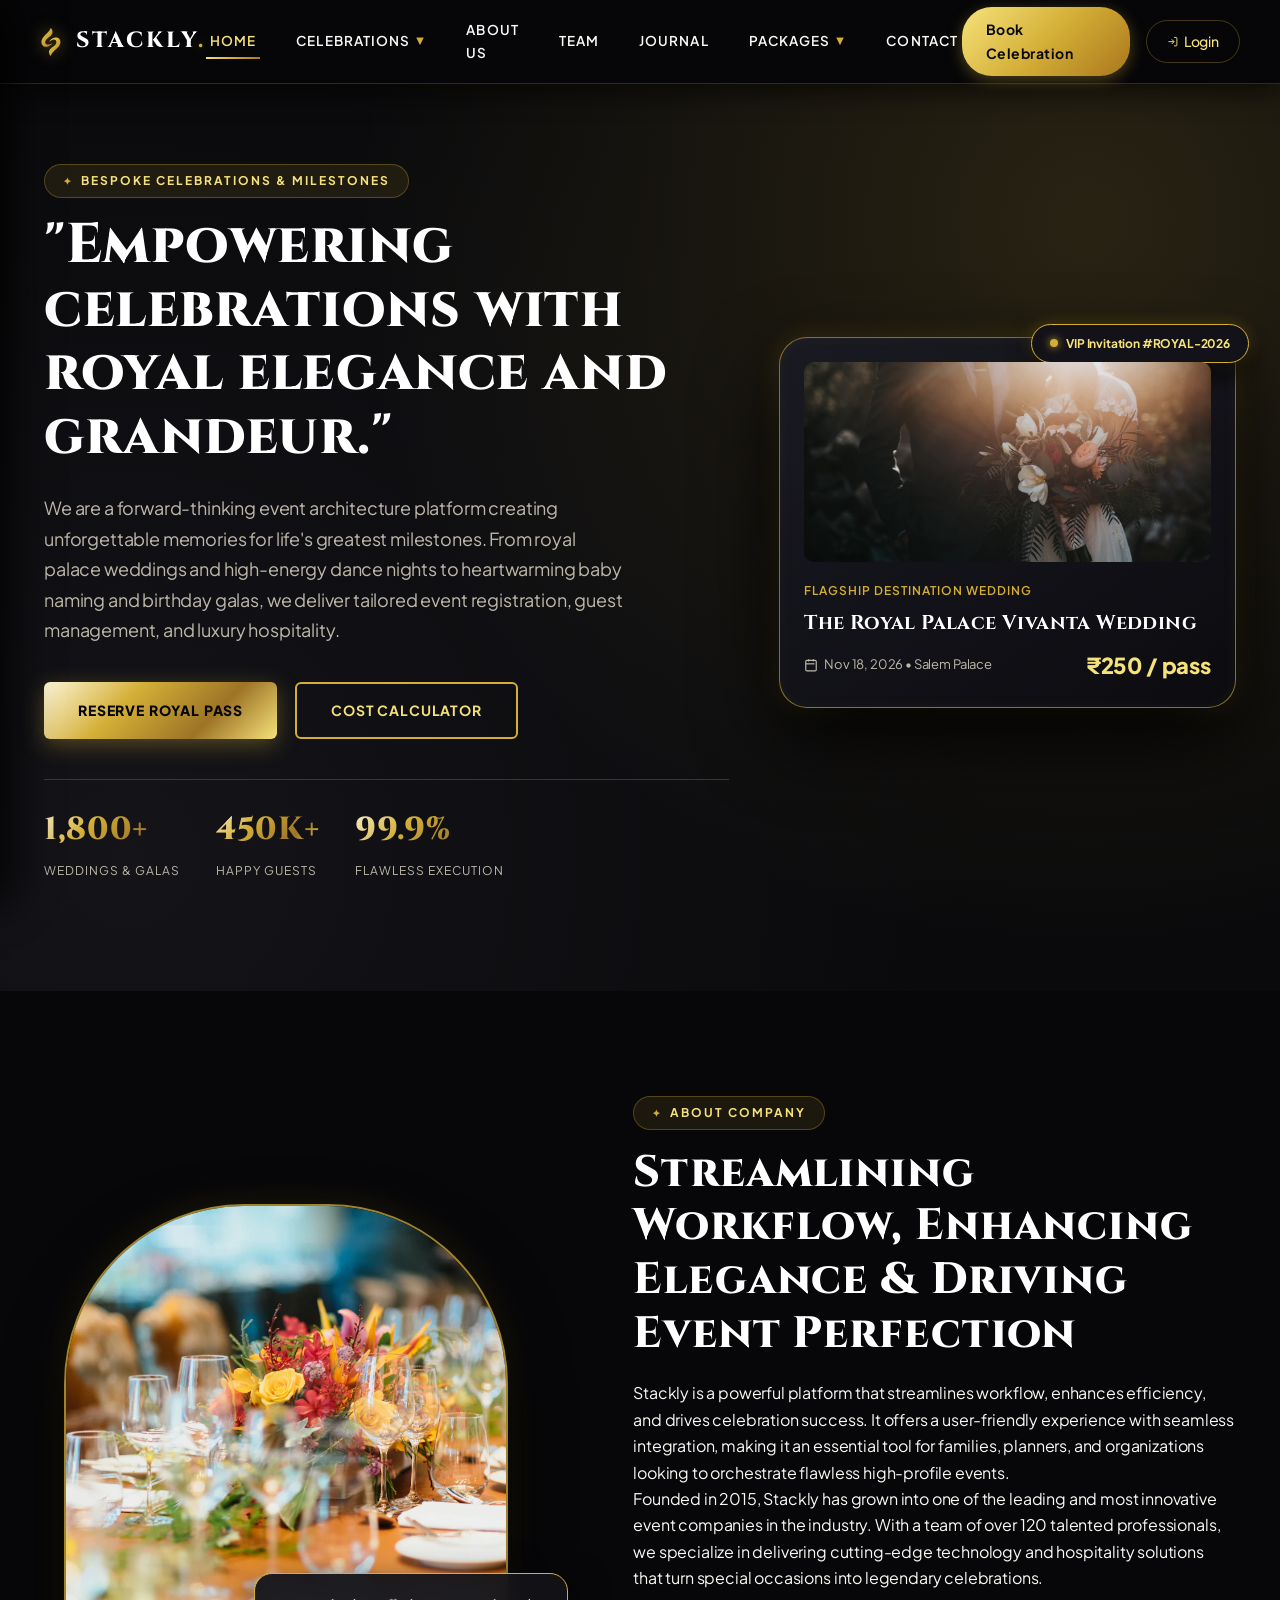
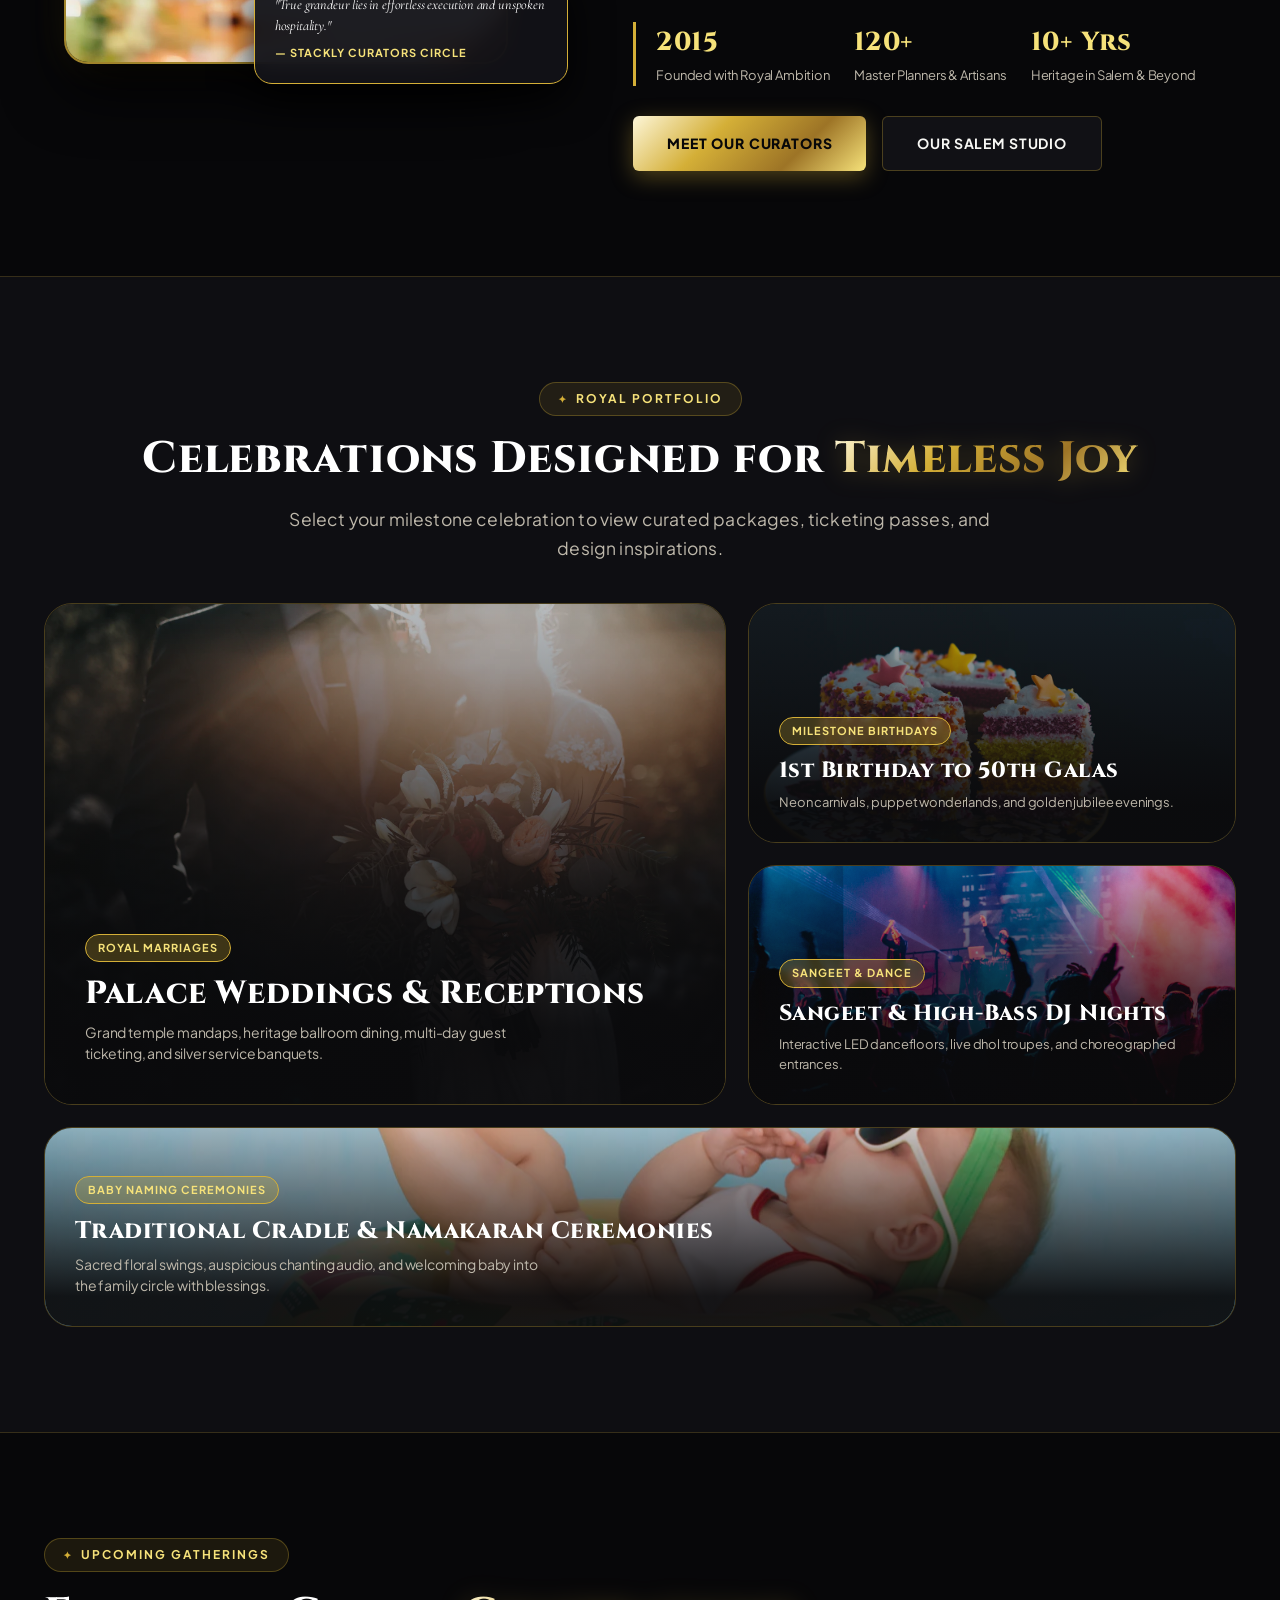
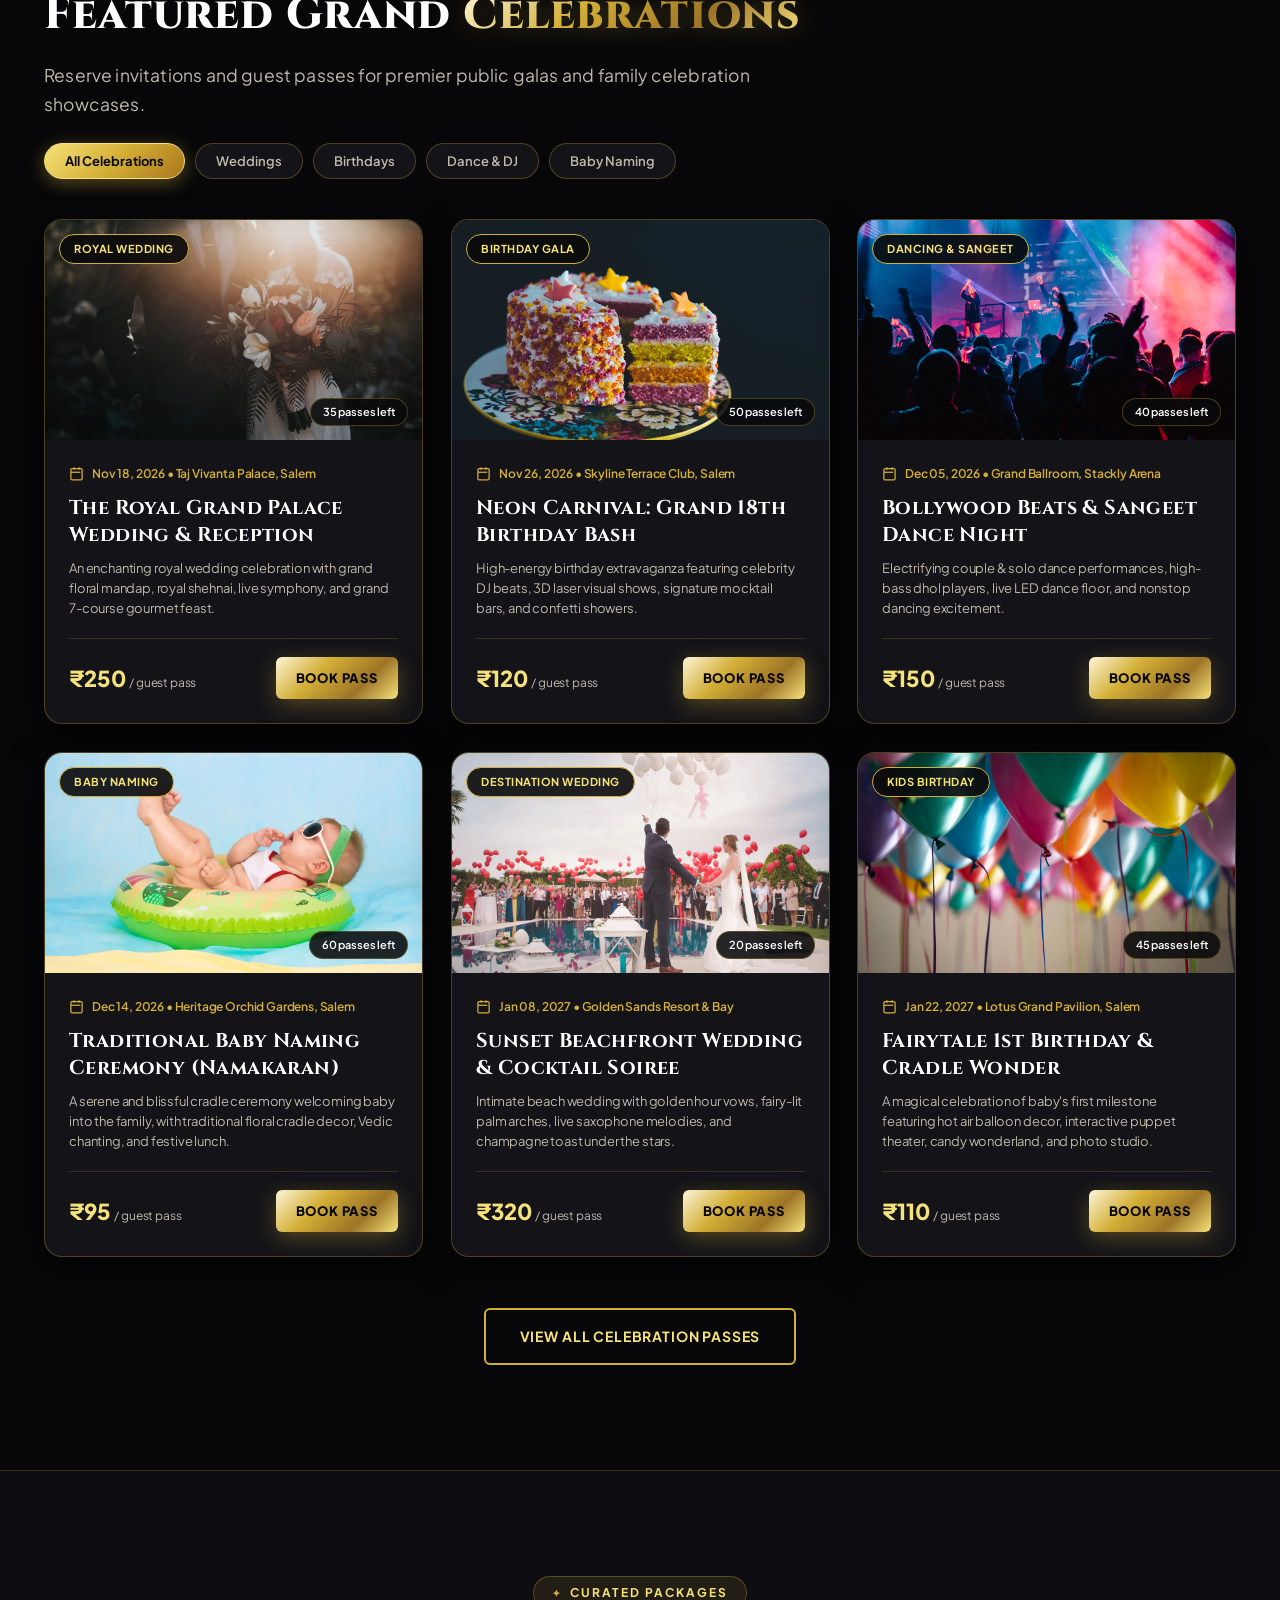
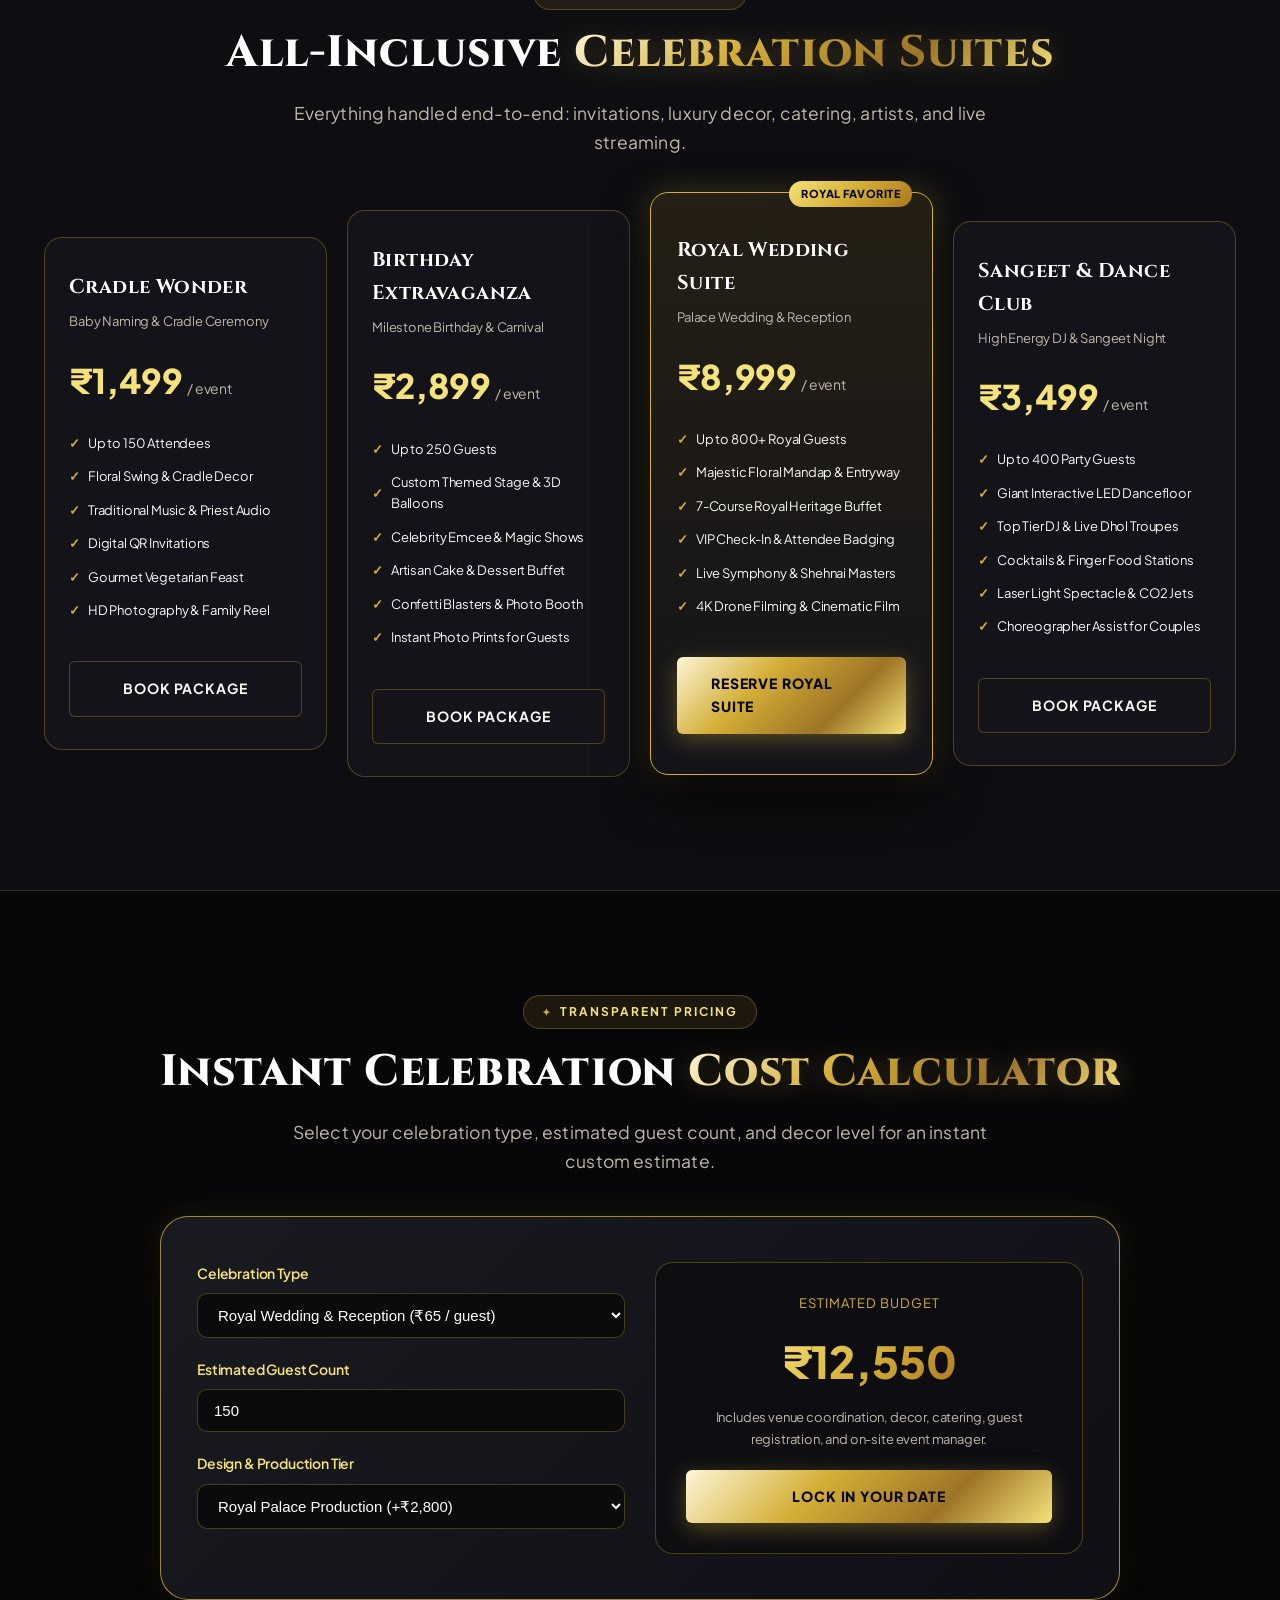
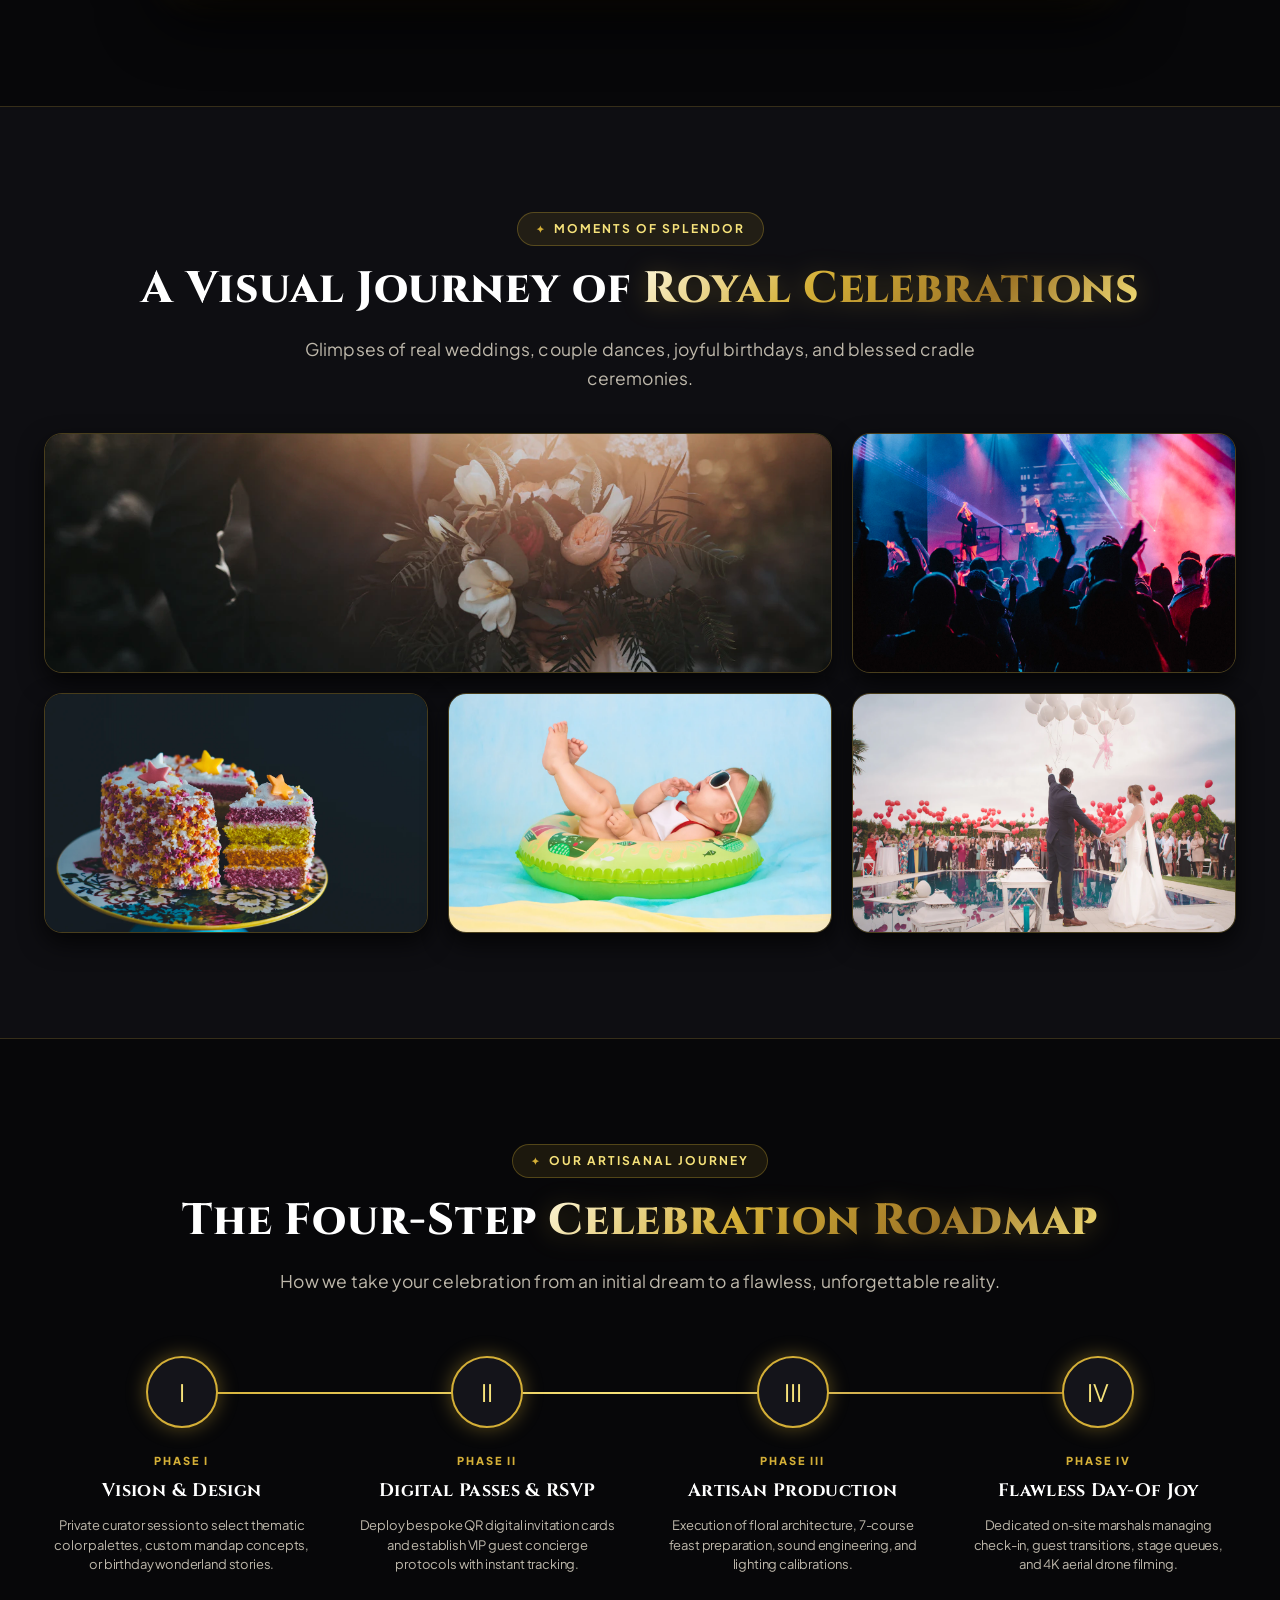
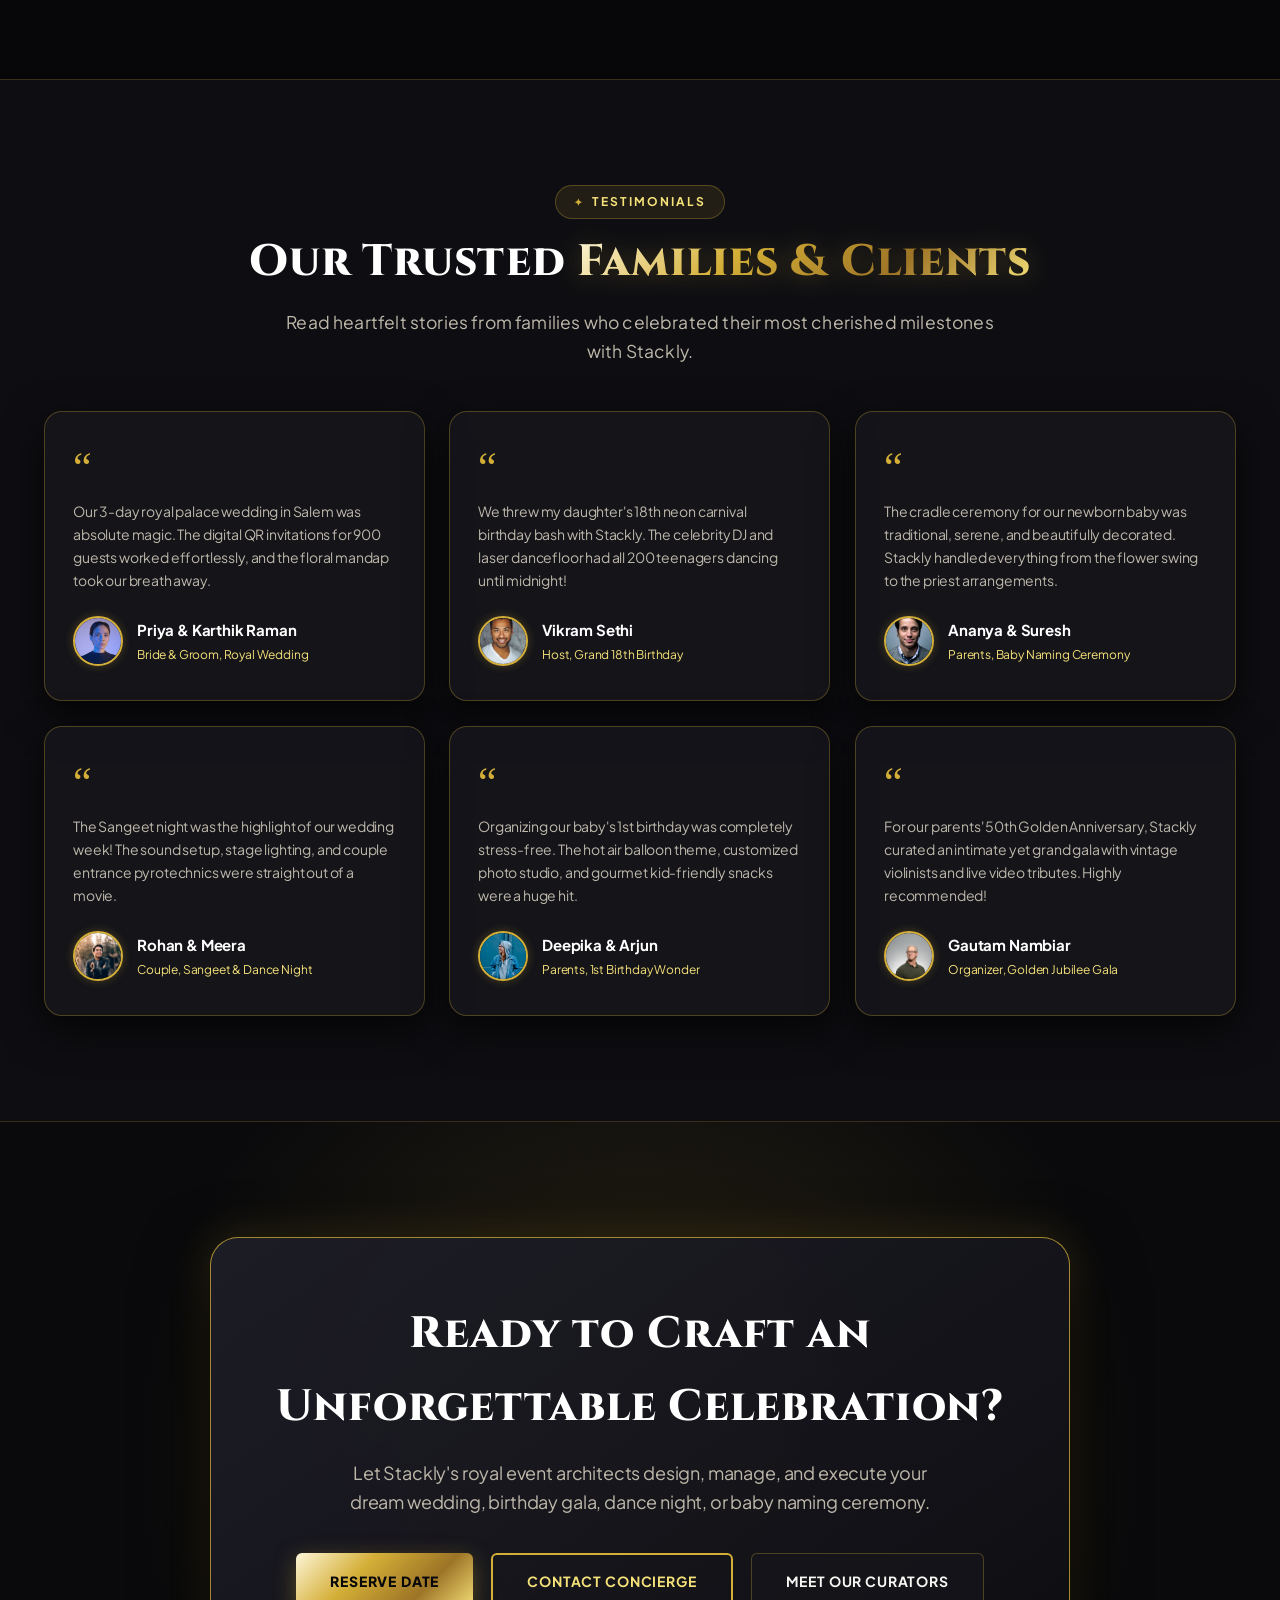
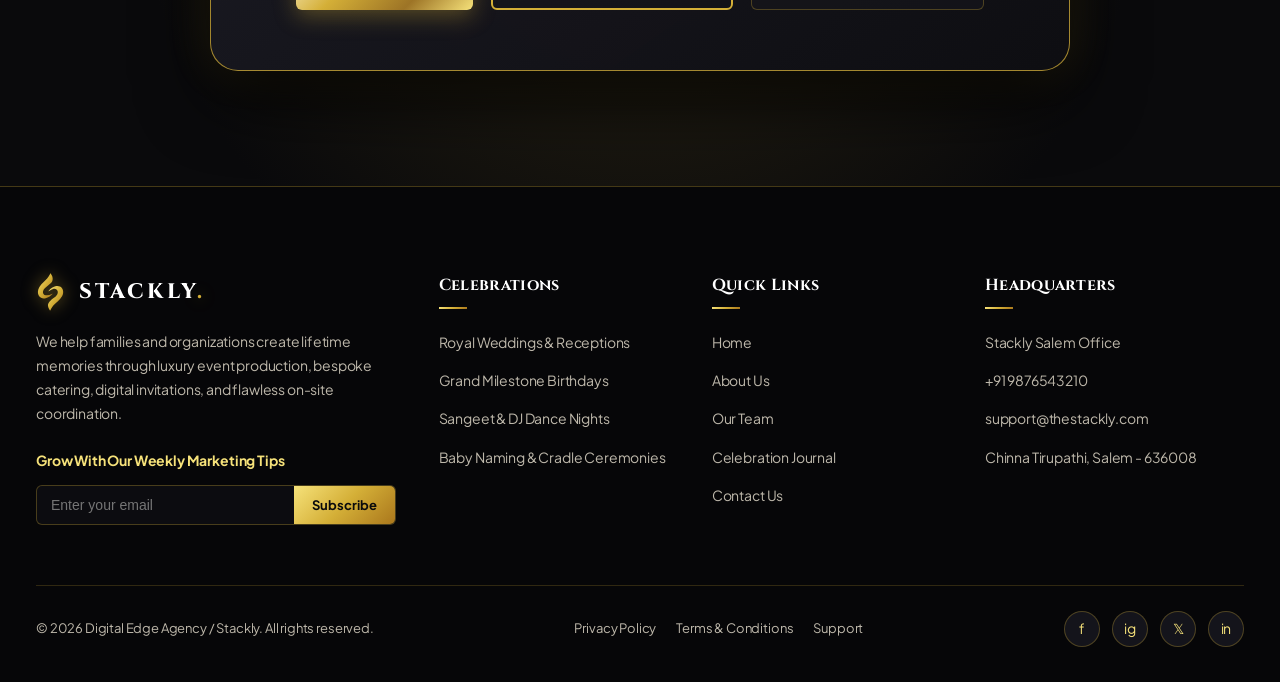
<file: index.html>
﻿<!DOCTYPE html>
<html lang="en">
<head>
  <meta charset="UTF-8">
  <meta name="viewport" content="width=device-width, initial-scale=1.0">
  <title>Stackly - Luxury Celebrations & Events Registration Platform</title>
  <meta name="description" content="Premium event registration & bespoke management for Royal Weddings, Grand Birthdays, Dance & Sangeet Nights, and Traditional Baby Naming Ceremonies.">

  <!-- Stylesheets (PRD Compliant) -->
  <link rel="stylesheet" href="css/variables.css">
  <link rel="stylesheet" href="css/loader.css">
  <link rel="stylesheet" href="css/navbar.css">
  <link rel="stylesheet" href="css/styles.css">
  <link rel="stylesheet" href="css/animations.css">
</head>
<body>

  <!-- ==========================================================================
       PRD LOADER PAGE (PAGES 4-15 COMPLIANT - BLACK & GOLD)
       ========================================================================== -->
  <div id="page-loader" class="loader-container" role="status" aria-live="polite">
    <div class="loader-logo-wrapper">
      <svg class="loader-logo-svg" xmlns="http://www.w3.org/2000/svg" viewBox="398 82 212 290" aria-label="Stackly Logo">
        <defs>
          <linearGradient id="loaderGoldGrad" x1="0%" y1="0%" x2="100%" y2="100%">
            <stop offset="0%" style="stop-color:#f6e27a"/>
            <stop offset="50%" style="stop-color:#d4af37"/>
            <stop offset="100%" style="stop-color:#aa771c"/>
          </linearGradient>
        </defs>
        <path fill="url(#loaderGoldGrad)" d="M419.713867,256.179962 C408.001251,235.739304 410.215973,215.613876 419.889709,195.679504 C426.373138,182.319229 436.255493,171.444672 446.508270,160.904480 C457.075165,150.041229 468.783997,140.348602 478.792694,128.896606 C487.411407,119.035004 494.797852,108.464394 500.031921,96.425682 C500.738983,94.799370 501.001617,92.854477 502.785980,91.712807 C503.214905,91.838028 503.879059,91.821617 504.103485,92.127670 C514.526489,106.341171 522.003967,121.483376 518.287415,139.859406 C515.933533,151.498276 508.987885,160.308563 500.296600,167.942245 C487.788574,178.928223 473.634369,187.949692 462.046570,200.037262 C456.219025,206.116135 451.191589,212.659836 449.149933,221.054688 C445.376373,236.570572 454.272034,249.198563 470.197021,250.779221 C485.241028,252.272446 499.302216,248.880798 512.632202,241.996979 C514.021362,241.279602 515.213196,239.793518 517.062500,240.547546 C517.833252,242.063324 516.690857,242.794266 515.917847,243.562866 C502.480865,256.923462 487.519073,267.973206 468.591339,271.949402 C447.923096,276.291199 431.269562,272.383606 419.713867,256.179962Z"/>
        <path fill="url(#loaderGoldGrad)" d="M536.351807,311.352905 C521.089722,325.623138 508.631836,341.451172 501.644409,361.304535 C500.580017,360.856842 499.799347,360.777496 499.458496,360.348633 C491.323975,350.113098 485.458466,338.909088 484.707672,325.531189 C484.034546,313.536499 489.236786,303.909576 496.947052,295.363251 C506.737030,284.511749 519.089050,276.702271 530.329102,267.573334 C539.676453,259.981689 548.930542,252.352356 553.649658,240.719803 C556.247925,234.315125 556.803040,227.722214 555.167542,221.122284 C551.964783,208.197189 539.399353,200.886032 526.174622,203.877502 C513.911682,206.651428 503.242737,212.702515 493.079834,219.823700 C492.039246,220.552856 491.267578,221.851700 489.661957,221.557190 C488.659760,220.289383 489.653076,219.345703 490.287292,218.480408 C503.850159,199.976334 521.506714,187.674316 544.321167,183.636948 C574.742554,178.253418 599.437622,199.883118 594.804749,234.346802 C592.539368,251.198425 583.628967,264.794067 572.581299,277.156372 C561.558105,289.491241 548.610413,299.803345 536.351807,311.352905Z"/>
      </svg>
      <div class="loader-brand-title">STACKLY<span>.</span></div>
    </div>
    
    <div class="loader-spinner-wrapper">
      <div class="loader-spinner" aria-hidden="true"></div>
    </div>

    <div class="loader-text">Curating Royal Moments...</div>
    <div class="loader-subtext" id="loader-status">INITIALIZING STACKLY CELEBRATION PROTOCOLS...</div>
  </div>

  <!-- ==========================================================================
       100% FULL-WIDTH STICKY NAVBAR (PRD PAGES 15-17 COMPLIANT)
       ========================================================================== -->
  <header class="site-header">
    <div class="navbar-container">
      <!-- Clickable Brand Logo -->
      <a href="index.html" class="nav-brand" aria-label="Stackly Homepage">
        <svg class="nav-brand-logo" xmlns="http://www.w3.org/2000/svg" viewBox="398 82 212 290" aria-label="Stackly Logo"><defs><linearGradient id="goldGrad" x1="0%" y1="0%" x2="100%" y2="100%"><stop offset="0%" style="stop-color:#f6e27a"/><stop offset="50%" style="stop-color:#d4af37"/><stop offset="100%" style="stop-color:#aa771c"/></linearGradient></defs><path fill="url(#goldGrad)" d="M419.713867,256.179962 C408.001251,235.739304 410.215973,215.613876 419.889709,195.679504 C426.373138,182.319229 436.255493,171.444672 446.508270,160.904480 C457.075165,150.041229 468.783997,140.348602 478.792694,128.896606 C487.411407,119.035004 494.797852,108.464394 500.031921,96.425682 C500.738983,94.799370 501.001617,92.854477 502.785980,91.712807 C503.214905,91.838028 503.879059,91.821617 504.103485,92.127670 C514.526489,106.341171 522.003967,121.483376 518.287415,139.859406 C515.933533,151.498276 508.987885,160.308563 500.296600,167.942245 C487.788574,178.928223 473.634369,187.949692 462.046570,200.037262 C456.219025,206.116135 451.191589,212.659836 449.149933,221.054688 C445.376373,236.570572 454.272034,249.198563 470.197021,250.779221 C485.241028,252.272446 499.302216,248.880798 512.632202,241.996979 C514.021362,241.279602 515.213196,239.793518 517.062500,240.547546 C517.833252,242.063324 516.690857,242.794266 515.917847,243.562866 C502.480865,256.923462 487.519073,267.973206 468.591339,271.949402 C447.923096,276.291199 431.269562,272.383606 419.713867,256.179962Z"/><path fill="url(#goldGrad)" d="M536.351807,311.352905 C521.089722,325.623138 508.631836,341.451172 501.644409,361.304535 C500.580017,360.856842 499.799347,360.777496 499.458496,360.348633 C491.323975,350.113098 485.458466,338.909088 484.707672,325.531189 C484.034546,313.536499 489.236786,303.909576 496.947052,295.363251 C506.737030,284.511749 519.089050,276.702271 530.329102,267.573334 C539.676453,259.981689 548.930542,252.352356 553.649658,240.719803 C556.247925,234.315125 556.803040,227.722214 555.167542,221.122284 C551.964783,208.197189 539.399353,200.886032 526.174622,203.877502 C513.911682,206.651428 503.242737,212.702515 493.079834,219.823700 C492.039246,220.552856 491.267578,221.851700 489.661957,221.557190 C488.659760,220.289383 489.653076,219.345703 490.287292,218.480408 C503.850159,199.976334 521.506714,187.674316 544.321167,183.636948 C574.742554,178.253418 599.437622,199.883118 594.804749,234.346802 C592.539368,251.198425 583.628967,264.794067 572.581299,277.156372 C561.558105,289.491241 548.610413,299.803345 536.351807,311.352905Z"/></svg>
        <div class="nav-brand-text">STACKLY<span>.</span></div>
      </a>

      <!-- Desktop Navigation Menu -->
      <nav aria-label="Main Navigation">
        <ul class="nav-menu">
          <li class="nav-item">
            <a href="index.html" class="nav-link active">Home</a>
          </li>
          <li class="nav-item">
            <a href="events.html" class="nav-link">
              Celebrations <span class="dropdown-indicator">▼</span>
            </a>
            <ul class="dropdown-menu">
              <li class="dropdown-item"><a href="events.html?filter=wedding">Royal Weddings</a></li>
              <li class="dropdown-item"><a href="events.html?filter=birthday">Grand Birthdays</a></li>
              <li class="dropdown-item"><a href="events.html?filter=dance">Sangeet &amp; Dance Nights</a></li>
              <li class="dropdown-item"><a href="events.html?filter=baby-naming">Baby Naming Ceremonies</a></li>
            </ul>
          </li>
          <li class="nav-item">
            <a href="about.html" class="nav-link">About Us</a>
          </li>
          <li class="nav-item">
            <a href="team.html" class="nav-link">Team</a>
          </li>
          <li class="nav-item">
            <a href="blog.html" class="nav-link">Journal</a>
          </li>
          <li class="nav-item">
            <a href="#packages-section" class="nav-link">
              Packages <span class="dropdown-indicator">▼</span>
            </a>
            <ul class="dropdown-menu">
              <li class="dropdown-item"><a href="#packages-section">Wedding Palace Suite</a></li>
              <li class="dropdown-item"><a href="#packages-section">Birthday Blast Package</a></li>
              <li class="dropdown-item"><a href="#packages-section">DJ &amp; Dance Extravaganza</a></li>
              <li class="dropdown-item"><a href="#packages-section">Baby Cradle Ceremony</a></li>
            </ul>
          </li>
          <li class="nav-item">
            <a href="contact.html" class="nav-link">Contact</a>
          </li>
        </ul>
      </nav>

      <!-- Action Buttons -->
      <div class="nav-actions">
        <a href="events.html" class="btn-book">Book Celebration</a>
        <a href="login.html" class="btn-login">
          <svg width="15" height="15" viewBox="0 0 24 24" fill="none" stroke="currentColor" stroke-width="2"><path d="M15 3h4a2 2 0 0 1 2 2v14a2 2 0 0 1-2 2h-4"></path><polyline points="10 17 15 12 10 7"></polyline><line x1="15" y1="12" x2="3" y2="12"></line></svg>
          Login
        </a>
      </div>

      <!-- Hamburger Button -->
      <button class="hamburger-btn" id="hamburger-btn" aria-label="Open mobile navigation menu" aria-expanded="false">
        <div class="hamburger-icon">
          <span></span>
          <span></span>
          <span></span>
        </div>
      </button>
    </div>
  </header>

  <!-- ==========================================================================
       MOBILE DRAWER (PRD IMAGE 1 COMPLIANT - BLACK & GOLD)
       ========================================================================== -->
  <div class="mobile-overlay" id="mobile-overlay"></div>
  <aside class="mobile-drawer" id="mobile-drawer" aria-label="Mobile Drawer Navigation">
    <div class="drawer-header">
      <div class="nav-brand">
        <svg class="nav-brand-logo" xmlns="http://www.w3.org/2000/svg" viewBox="398 82 212 290" aria-label="Stackly Logo"><defs><linearGradient id="goldGrad" x1="0%" y1="0%" x2="100%" y2="100%"><stop offset="0%" style="stop-color:#f6e27a"/><stop offset="50%" style="stop-color:#d4af37"/><stop offset="100%" style="stop-color:#aa771c"/></linearGradient></defs><path fill="url(#goldGrad)" d="M419.713867,256.179962 C408.001251,235.739304 410.215973,215.613876 419.889709,195.679504 C426.373138,182.319229 436.255493,171.444672 446.508270,160.904480 C457.075165,150.041229 468.783997,140.348602 478.792694,128.896606 C487.411407,119.035004 494.797852,108.464394 500.031921,96.425682 C500.738983,94.799370 501.001617,92.854477 502.785980,91.712807 C503.214905,91.838028 503.879059,91.821617 504.103485,92.127670 C514.526489,106.341171 522.003967,121.483376 518.287415,139.859406 C515.933533,151.498276 508.987885,160.308563 500.296600,167.942245 C487.788574,178.928223 473.634369,187.949692 462.046570,200.037262 C456.219025,206.116135 451.191589,212.659836 449.149933,221.054688 C445.376373,236.570572 454.272034,249.198563 470.197021,250.779221 C485.241028,252.272446 499.302216,248.880798 512.632202,241.996979 C514.021362,241.279602 515.213196,239.793518 517.062500,240.547546 C517.833252,242.063324 516.690857,242.794266 515.917847,243.562866 C502.480865,256.923462 487.519073,267.973206 468.591339,271.949402 C447.923096,276.291199 431.269562,272.383606 419.713867,256.179962Z"/><path fill="url(#goldGrad)" d="M536.351807,311.352905 C521.089722,325.623138 508.631836,341.451172 501.644409,361.304535 C500.580017,360.856842 499.799347,360.777496 499.458496,360.348633 C491.323975,350.113098 485.458466,338.909088 484.707672,325.531189 C484.034546,313.536499 489.236786,303.909576 496.947052,295.363251 C506.737030,284.511749 519.089050,276.702271 530.329102,267.573334 C539.676453,259.981689 548.930542,252.352356 553.649658,240.719803 C556.247925,234.315125 556.803040,227.722214 555.167542,221.122284 C551.964783,208.197189 539.399353,200.886032 526.174622,203.877502 C513.911682,206.651428 503.242737,212.702515 493.079834,219.823700 C492.039246,220.552856 491.267578,221.851700 489.661957,221.557190 C488.659760,220.289383 489.653076,219.345703 490.287292,218.480408 C503.850159,199.976334 521.506714,187.674316 544.321167,183.636948 C574.742554,178.253418 599.437622,199.883118 594.804749,234.346802 C592.539368,251.198425 583.628967,264.794067 572.581299,277.156372 C561.558105,289.491241 548.610413,299.803345 536.351807,311.352905Z"/></svg>
        <div class="nav-brand-text" style="font-size: 20px;">STACKLY<span>.</span></div>
      </div>
      <button class="drawer-close-btn" id="drawer-close-btn" aria-label="Close navigation drawer">✕</button>
    </div>

    <!-- PRD Image 1: "Search Now!" Section -->
    <div class="drawer-search-box">
      <div class="drawer-search-title">Search Now!</div>
      <form class="drawer-search-form" id="drawer-search-form">
        <input type="text" class="drawer-search-input" placeholder="Search here..." required>
        <button type="submit" class="drawer-search-btn" aria-label="Submit search">
          <svg width="15" height="15" viewBox="0 0 24 24" fill="none" stroke="currentColor" stroke-width="2.5"><circle cx="11" cy="11" r="8"></circle><line x1="21" y1="21" x2="16.65" y2="16.65"></line></svg>
        </button>
      </form>
    </div>

    <!-- PRD Image 1: Vertical Navigation Links -->
    <ul class="drawer-nav">
      <li class="drawer-nav-item">
        <a href="index.html" class="drawer-nav-link active">
          <span>Home</span>
          <button class="drawer-accordion-btn" data-target="drawer-sub-home">▼</button>
        </a>
        <ul class="drawer-submenu" id="drawer-sub-home">
          <li class="drawer-submenu-item"><a href="index.html">Main Experience</a></li>
          <li class="drawer-submenu-item"><a href="about.html">About Stackly</a></li>
        </ul>
      </li>
      <li class="drawer-nav-item">
        <a href="events.html" class="drawer-nav-link">
          <span>Celebrations</span>
          <button class="drawer-accordion-btn" data-target="drawer-sub-events">▼</button>
        </a>
        <ul class="drawer-submenu" id="drawer-sub-events">
          <li class="drawer-submenu-item"><a href="events.html?filter=wedding">Royal Weddings</a></li>
          <li class="drawer-submenu-item"><a href="events.html?filter=birthday">Grand Birthdays</a></li>
          <li class="drawer-submenu-item"><a href="events.html?filter=dance">Sangeet &amp; Dance Nights</a></li>
          <li class="drawer-submenu-item"><a href="events.html?filter=baby-naming">Baby Naming Ceremonies</a></li>
        </ul>
      </li>
      <li class="drawer-nav-item"><a href="about.html" class="drawer-nav-link">About Us</a></li>
      <li class="drawer-nav-item"><a href="team.html" class="drawer-nav-link">Our Team</a></li>
      <li class="drawer-nav-item"><a href="blog.html" class="drawer-nav-link">Celebration Journal</a></li>
      <li class="drawer-nav-item"><a href="#packages-section" class="drawer-nav-link">Packages</a></li>
      <li class="drawer-nav-item"><a href="contact.html" class="drawer-nav-link">Contact</a></li>
    </ul>

        <!-- PRD Mobile Drawer: Login & Action Buttons -->
    <div class="drawer-actions">
      <a href="login.html" class="btn-login drawer-btn-login">
        <svg width="15" height="15" viewBox="0 0 24 24" fill="none" stroke="currentColor" stroke-width="2"><path d="M15 3h4a2 2 0 0 1 2 2v14a2 2 0 0 1-2 2h-4"></path><polyline points="10 17 15 12 10 7"></polyline><line x1="15" y1="12" x2="3" y2="12"></line></svg>
        <span>Login</span>
      </a>
      <a href="events.html" class="btn-book drawer-btn-book">Book Celebration</a>
      <button class="drawer-logout-btn btn-dash-logout" style="display: none;" aria-label="Log out of account">
        <svg width="14" height="14" viewBox="0 0 24 24" fill="none" stroke="currentColor" stroke-width="2"><path d="M9 21H5a2 2 0 0 1-2-2V5a2 2 0 0 1 2-2h4"></path><polyline points="16 17 21 12 16 7"></polyline><line x1="21" y1="12" x2="9" y2="12"></line></svg>
        <span>Log Out</span>
      </button>
    </div>

    <!-- PRD Image 1: Bottom "Contact Info" Card -->
    <div class="drawer-contact-card">
      <div class="drawer-contact-title">
        <svg width="16" height="16" viewBox="0 0 24 24" fill="none" stroke="#d4af37" stroke-width="2"><path d="M22 16.92v3a2 2 0 0 1-2.18 2 19.79 19.79 0 0 1-8.63-3.07 19.5 19.5 0 0 1-6-6 19.79 19.79 0 0 1-3.07-8.67A2 2 0 0 1 4.11 2h3a2 2 0 0 1 2 1.72 12.84 12.84 0 0 0 .7 2.81 2 2 0 0 1-.45 2.11L8.09 9.91a16 16 0 0 0 6 6l1.27-1.27a2 2 0 0 1 2.11-.45 12.84 12.84 0 0 0 2.81.7A2 2 0 0 1 22 16.92z"></path></svg>
        Contact Info
      </div>
      <div class="drawer-contact-item">
        <span class="drawer-contact-label">Phone</span>
        <a href="tel:+919876543210">+91 9876543210</a>
      </div>
      <div class="drawer-contact-item">
        <span class="drawer-contact-label">Email</span>
        <a href="mailto:support@thestackly.com">support@thestackly.com</a>
      </div>
      <div class="drawer-contact-item">
        <span class="drawer-contact-label">Location</span>
        <span>Stackly, Salem</span>
      </div>
      <div class="drawer-socials">
        <a href="https://facebook.com" class="drawer-social-icon" target="_blank" rel="noopener">f</a>
        <a href="https://instagram.com" class="drawer-social-icon" target="_blank" rel="noopener">ig</a>
        <a href="https://x.com" class="drawer-social-icon" target="_blank" rel="noopener">𝕏</a>
        <a href="https://linkedin.com" class="drawer-social-icon" target="_blank" rel="noopener">in</a>
      </div>
    </div>
  </aside>

  <main>
    <!-- ==========================================================================
         SECTION 1: HERO SECTION (ASYMMETRIC SPLIT WITH FLOATING GLASS PASS)
         ========================================================================== -->
    <section class="hero-section" data-animate="fade" data-duration="1200" data-animate="fade" data-duration="1200">
      <div class="container">
        <div class="hero-grid">
          <div class="hero-content">
            <span class="section-badge">Bespoke Celebrations &amp; Milestones</span>
            <h1 class="hero-title">
              "Empowering celebrations with <span class="gold-text">royal elegance</span> and grandeur."
            </h1>
            <p class="hero-desc">
              We are a forward-thinking event architecture platform creating unforgettable memories for life's greatest milestones. From royal palace weddings and high-energy dance nights to heartwarming baby naming and birthday galas, we deliver tailored event registration, guest management, and luxury hospitality.
            </p>
            <div class="hero-cta-group">
              <a href="events.html" class="btn btn-primary">Reserve Royal Pass</a>
              <a href="#estimator-section" class="btn btn-secondary">Cost Calculator</a>
            </div>

            <div class="hero-stats">
              <div class="hero-stat-item">
                <h3>1,800+</h3>
                <p>Weddings &amp; Galas</p>
              </div>
              <div class="hero-stat-item">
                <h3>450K+</h3>
                <p>Happy Guests</p>
              </div>
              <div class="hero-stat-item">
                <h3>99.9%</h3>
                <p>Flawless Execution</p>
              </div>
            </div>
          </div>

          <!-- Hero Visual & Floating Badge -->
          <div class="hero-visual">
            <div class="hero-card-stack">
              <div class="hero-badge-float">
                <span class="dot"></span>
                <span>VIP Invitation #ROYAL-2026</span>
              </div>
              <div class="hero-card-image">
                <img src="assets/img-1519741497674-611481863552.webp" alt="Royal Wedding Celebration">
              </div>
              <div class="hero-card-details">
                <span class="hero-card-tag">FLAGSHIP DESTINATION WEDDING</span>
                <h3 class="hero-card-title">The Royal Palace Vivanta Wedding</h3>
                <div class="hero-card-meta">
                  <span style="display: inline-flex; align-items: center; gap: 6px;"><svg width="14" height="14" viewBox="0 0 24 24" fill="none" stroke="currentColor" stroke-width="2"><rect x="3" y="4" width="18" height="18" rx="2" ry="2"></rect><line x1="16" y1="2" x2="16" y2="6"></line><line x1="8" y1="2" x2="8" y2="6"></line><line x1="3" y1="10" x2="18" y2="10"></line></svg> Nov 18, 2026 • Salem Palace</span>
                  <span class="hero-card-price">₹250 <span>/ pass</span></span>
                </div>
              </div>
            </div>
          </div>
        </div>
      </div>
    </section>

    <!-- ==========================================================================
         SECTION 2: ABOUT SECTION (EDITORIAL MAGAZINE ARCHED PORTRAIT LAYOUT)
         ========================================================================== -->
    <section class="section about-section" data-animate="fade-up" data-duration="800" id="about-company">
      <div class="container">
        <div class="about-editorial-grid">
          
          <div class="about-arched-composition">
            <div class="about-main-arch">
              <img src="assets/img-1511795409834-ef04bbd61622.webp" alt="Stackly Luxury Celebration Planners">
            </div>
            <div class="about-floating-card">
              <div class="about-floating-quote">"True grandeur lies in effortless execution and unspoken hospitality."</div>
              <div class="about-floating-author">— Stackly Curators Circle</div>
            </div>
          </div>

          <div class="about-content">
            <span class="section-badge">ABOUT COMPANY</span>
            <h2 class="section-title">Streamlining Workflow, Enhancing Elegance &amp; Driving Event Perfection</h2>
            <p>
              Stackly is a powerful platform that streamlines workflow, enhances efficiency, and drives celebration success. It offers a user-friendly experience with seamless integration, making it an essential tool for families, planners, and organizations looking to orchestrate flawless high-profile events.
            </p>
            <p>
              Founded in 2015, Stackly has grown into one of the leading and most innovative event companies in the industry. With a team of over 120 talented professionals, we specialize in delivering cutting-edge technology and hospitality solutions that turn special occasions into legendary celebrations.
            </p>

            <div class="about-stat-strip">
              <div class="about-stat-strip-item">
                <h4>2015</h4>
                <p>Founded with Royal Ambition</p>
              </div>
              <div class="about-stat-strip-item">
                <h4>120+</h4>
                <p>Master Planners &amp; Artisans</p>
              </div>
              <div class="about-stat-strip-item">
                <h4>10+ Yrs</h4>
                <p>Heritage in Salem &amp; Beyond</p>
              </div>
            </div>

            <div style="display: flex; gap: 16px; flex-wrap: wrap;">
              <a href="team.html" class="btn btn-primary">Meet Our Curators</a>
              <a href="contact.html" class="btn btn-outline">Our Salem Studio</a>
            </div>
          </div>
        </div>
      </div>
    </section>

    <!-- ==========================================================================
         SECTION 3: CELEBRATION CATEGORIES (ASYMMETRIC BENTO GRID - NON-BOX)
         ========================================================================== -->
    <section class="section section-alt" data-animate="fade-up" data-duration="800">
      <div class="container">
        <div style="text-align: center; margin-bottom: 20px;">
          <span class="section-badge">ROYAL PORTFOLIO</span>
          <h2 class="section-title">Celebrations Designed for <span class="gold-text">Timeless Joy</span></h2>
          <p class="section-subtitle" style="margin: 0 auto;">Select your milestone celebration to view curated packages, ticketing passes, and design inspirations.</p>
        </div>

        <div class="bento-categories-grid">
          <!-- Bento 1: Large Featured Wedding -->
          <a href="events.html?filter=wedding" class="bento-card bento-tall">
            <img src="assets/img-1519741497674-611481863552.webp" alt="Royal Wedding" class="bento-bg-img">
            <div class="bento-gradient-overlay"></div>
            <div class="bento-content">
              <span class="bento-pill-tag">ROYAL MARRIAGES</span>
              <h3 class="bento-title">Palace Weddings &amp; Receptions</h3>
              <p class="bento-desc">Grand temple mandaps, heritage ballroom dining, multi-day guest ticketing, and silver service banquets.</p>
            </div>
          </a>

          <!-- Bento 2: Birthday Galas -->
          <a href="events.html?filter=birthday" class="bento-card">
            <img src="assets/img-1464349095431-e9a21285b5f3.webp" alt="Birthday Party" class="bento-bg-img">
            <div class="bento-gradient-overlay"></div>
            <div class="bento-content">
              <span class="bento-pill-tag">MILESTONE BIRTHDAYS</span>
              <h3 class="bento-title" style="font-size: 22px;">1st Birthday to 50th Galas</h3>
              <p class="bento-desc" style="font-size: 13px;">Neon carnivals, puppet wonderlands, and golden jubilee evenings.</p>
            </div>
          </a>

          <!-- Bento 3: Sangeet Dance -->
          <a href="events.html?filter=dance" class="bento-card">
            <img src="assets/img-1516450360452-9312f5e86fc7.webp" alt="Sangeet Dance Night" class="bento-bg-img">
            <div class="bento-gradient-overlay"></div>
            <div class="bento-content">
              <span class="bento-pill-tag">SANGEET &amp; DANCE</span>
              <h3 class="bento-title" style="font-size: 22px;">Sangeet &amp; High-Bass DJ Nights</h3>
              <p class="bento-desc" style="font-size: 13px;">Interactive LED dancefloors, live dhol troupes, and choreographed entrances.</p>
            </div>
          </a>

          <!-- Bento 4: Baby Naming Ceremony (Wide Banner) -->
          <a href="events.html?filter=baby-naming" class="bento-card bento-wide">
            <img src="assets/img-1519689680058-324335c77eba.webp" alt="Baby Naming Ceremony" class="bento-bg-img">
            <div class="bento-gradient-overlay"></div>
            <div class="bento-content">
              <span class="bento-pill-tag">BABY NAMING CEREMONIES</span>
              <h3 class="bento-title" style="font-size: 24px;">Traditional Cradle &amp; Namakaran Ceremonies</h3>
              <p class="bento-desc">Sacred floral swings, auspicious chanting audio, and welcoming baby into the family circle with blessings.</p>
            </div>
          </a>
        </div>
      </div>
    </section>

    <!-- ==========================================================================
         SECTION 4: FEATURED GRAND CELEBRATIONS SHOWCASE (DYNAMIC CARDS)
         ========================================================================== -->
    <section class="section" data-animate="fade-up" data-duration="800" id="featured-events">
      <div class="container">
        <div class="events-header">
          <div>
            <span class="section-badge">UPCOMING GATHERINGS</span>
            <h2 class="section-title">Featured Grand <span class="gold-text">Celebrations</span></h2>
            <p class="section-subtitle">Reserve invitations and guest passes for premier public galas and family celebration showcases.</p>
          </div>
          <div class="events-filters">
            <button class="filter-pill active" data-filter="all">All Celebrations</button>
            <button class="filter-pill" data-filter="wedding">Weddings</button>
            <button class="filter-pill" data-filter="birthday">Birthdays</button>
            <button class="filter-pill" data-filter="dance">Dance &amp; DJ</button>
            <button class="filter-pill" data-filter="baby-naming">Baby Naming</button>
          </div>
        </div>

        <div class="events-grid" id="events-grid-container">
          <!-- Dynamically populated via js/events.js -->
        </div>

        <div style="text-align: center; margin-top: 50px;">
          <a href="events.html" class="btn btn-secondary">View All Celebration Passes</a>
        </div>
      </div>
    </section>

    <!-- ==========================================================================
         SECTION 5: BESPOKE CELEBRATION PACKAGES (TIERED ROYAL SUITES)
         ========================================================================== -->
    <section class="section section-alt" data-animate="fade-up" data-duration="800" id="packages-section">
      <div class="container">
        <div style="text-align: center;">
          <span class="section-badge">CURATED PACKAGES</span>
          <h2 class="section-title">All-Inclusive <span class="gold-text">Celebration Suites</span></h2>
          <p class="section-subtitle" style="margin: 0 auto;">Everything handled end-to-end: invitations, luxury decor, catering, artists, and live streaming.</p>
        </div>

        <div class="packages-tiered-container">
          <!-- Package 1: Baby Naming -->
          <div class="package-card">
            <h3 class="package-tier-title">Cradle Wonder</h3>
            <p class="package-tagline">Baby Naming &amp; Cradle Ceremony</p>
            <div class="package-price">₹1,499 <span>/ event</span></div>
            <ul class="package-features">
              <li>Up to 150 Attendees</li>
              <li>Floral Swing &amp; Cradle Decor</li>
              <li>Traditional Music &amp; Priest Audio</li>
              <li>Digital QR Invitations</li>
              <li>Gourmet Vegetarian Feast</li>
              <li>HD Photography &amp; Family Reel</li>
            </ul>
            <a href="contact.html?package=cradle" class="btn btn-outline" style="width: 100%;">Book Package</a>
          </div>

          <!-- Package 2: Birthday Bash -->
          <div class="package-card">
            <h3 class="package-tier-title">Birthday Extravaganza</h3>
            <p class="package-tagline">Milestone Birthday &amp; Carnival</p>
            <div class="package-price">₹2,899 <span>/ event</span></div>
            <ul class="package-features">
              <li>Up to 250 Guests</li>
              <li>Custom Themed Stage &amp; 3D Balloons</li>
              <li>Celebrity Emcee &amp; Magic Shows</li>
              <li>Artisan Cake &amp; Dessert Buffet</li>
              <li>Confetti Blasters &amp; Photo Booth</li>
              <li>Instant Photo Prints for Guests</li>
            </ul>
            <a href="contact.html?package=birthday" class="btn btn-outline" style="width: 100%;">Book Package</a>
          </div>

          <!-- Package 3: Wedding Palace (Featured Tier) -->
          <div class="package-card featured">
            <span class="package-ribbon">ROYAL FAVORITE</span>
            <h3 class="package-tier-title">Royal Wedding Suite</h3>
            <p class="package-tagline">Palace Wedding &amp; Reception</p>
            <div class="package-price">₹8,999 <span>/ event</span></div>
            <ul class="package-features">
              <li>Up to 800+ Royal Guests</li>
              <li>Majestic Floral Mandap &amp; Entryway</li>
              <li>7-Course Royal Heritage Buffet</li>
              <li>VIP Check-In &amp; Attendee Badging</li>
              <li>Live Symphony &amp; Shehnai Masters</li>
              <li>4K Drone Filming &amp; Cinematic Film</li>
            </ul>
            <a href="contact.html?package=royal-wedding" class="btn btn-primary" style="width: 100%;">Reserve Royal Suite</a>
          </div>

          <!-- Package 4: Dance & Sangeet -->
          <div class="package-card">
            <h3 class="package-tier-title">Sangeet &amp; Dance Club</h3>
            <p class="package-tagline">High Energy DJ &amp; Sangeet Night</p>
            <div class="package-price">₹3,499 <span>/ event</span></div>
            <ul class="package-features">
              <li>Up to 400 Party Guests</li>
              <li>Giant Interactive LED Dancefloor</li>
              <li>Top Tier DJ &amp; Live Dhol Troupes</li>
              <li>Cocktails &amp; Finger Food Stations</li>
              <li>Laser Light Spectacle &amp; CO2 Jets</li>
              <li>Choreographer Assist for Couples</li>
            </ul>
            <a href="contact.html?package=sangeet" class="btn btn-outline" style="width: 100%;">Book Package</a>
          </div>
        </div>
      </div>
    </section>

    <!-- ==========================================================================
         SECTION 6: INTERACTIVE CELEBRATION COST ESTIMATOR & FAST BOOKING
         ========================================================================== -->
    <section class="section" data-animate="fade-up" data-duration="800" id="estimator-section">
      <div class="container">
        <div style="text-align: center;">
          <span class="section-badge">TRANSPARENT PRICING</span>
          <h2 class="section-title">Instant Celebration <span class="gold-text">Cost Calculator</span></h2>
          <p class="section-subtitle" style="margin: 0 auto;">Select your celebration type, estimated guest count, and decor level for an instant custom estimate.</p>
        </div>

        <div class="estimator-box">
          <div class="estimator-grid">
            <div>
              <div class="estimator-form-group">
                <label class="estimator-label" for="est-event-type">Celebration Type</label>
                <select id="est-event-type" class="estimator-select">
                  <option value="65">Royal Wedding &amp; Reception (₹65 / guest)</option>
                  <option value="45">Grand Birthday Party (₹45 / guest)</option>
                  <option value="50">Dance &amp; Sangeet DJ Night (₹50 / guest)</option>
                  <option value="35">Baby Naming &amp; Cradle Ceremony (₹35 / guest)</option>
                </select>
              </div>

              <div class="estimator-form-group">
                <label class="estimator-label" for="est-guest-count">Estimated Guest Count</label>
                <input type="number" id="est-guest-count" class="estimator-input" min="30" max="2500" value="150">
              </div>

              <div class="estimator-form-group">
                <label class="estimator-label" for="est-decor-tier">Design &amp; Production Tier</label>
                <select id="est-decor-tier" class="estimator-select">
                  <option value="1200">Classic Gold Decor (+₹1,200)</option>
                  <option value="2800" selected>Royal Palace Production (+₹2,800)</option>
                  <option value="5500">Imperial Luxury &amp; 4K Cinema (+₹5,500)</option>
                </select>
              </div>
            </div>

            <div class="estimator-total-card">
              <span style="font-size: 13px; text-transform: uppercase; letter-spacing: 1px; color: var(--color-accent-gold);">ESTIMATED BUDGET</span>
              <div class="estimator-total-num" id="est-total-amount">₹9,550</div>
              <p style="font-size: 13px; color: var(--color-text-secondary); margin-bottom: 20px;">
                Includes venue coordination, decor, catering, guest registration, and on-site event manager.
              </p>
              <a href="contact.html" class="btn btn-primary" style="width: 100%;">Lock in Your Date</a>
            </div>
          </div>
        </div>
      </div>
    </section>

    <!-- ==========================================================================
         SECTION 7: GRAND PHOTOGRAPHY GALLERY (MOMENTS SHOWCASE)
         ========================================================================== -->
    <section class="section section-alt" data-animate="fade-up" data-duration="800" id="moments-gallery">
      <div class="container">
        <div style="text-align: center;">
          <span class="section-badge">MOMENTS OF SPLENDOR</span>
          <h2 class="section-title">A Visual Journey of <span class="gold-text">Royal Celebrations</span></h2>
          <p class="section-subtitle" style="margin: 0 auto;">Glimpses of real weddings, couple dances, joyful birthdays, and blessed cradle ceremonies.</p>
        </div>

        <div class="gallery-grid" data-stagger>
          <div class="gallery-item large">
            <img src="assets/img-1519741497674-611481863552.webp" alt="Royal Wedding Banquet" loading="lazy">
            <div class="gallery-overlay">
              <span class="gallery-category">Royal Wedding</span>
              <h4 class="gallery-title">The Grand Vivanta Palace Nuptials</h4>
            </div>
          </div>

          <div class="gallery-item">
            <img src="assets/img-1516450360452-9312f5e86fc7.webp" alt="Sangeet Dance Night" loading="lazy">
            <div class="gallery-overlay">
              <span class="gallery-category">Sangeet &amp; Dance</span>
              <h4 class="gallery-title">Euphoric Sangeet Night</h4>
            </div>
          </div>

          <div class="gallery-item">
            <img src="assets/img-1464349095431-e9a21285b5f3.webp" alt="Birthday Cake Celebration" loading="lazy">
            <div class="gallery-overlay">
              <span class="gallery-category">Birthday Gala</span>
              <h4 class="gallery-title">Golden 21st Milestone Cake</h4>
            </div>
          </div>

          <div class="gallery-item">
            <img src="assets/img-1519689680058-324335c77eba.webp" alt="Baby Cradle Ceremony" loading="lazy">
            <div class="gallery-overlay">
              <span class="gallery-category">Baby Naming</span>
              <h4 class="gallery-title">Floral Cradle Naming Ceremony</h4>
            </div>
          </div>

          <div class="gallery-item">
            <img src="assets/img-1511285560929-80b456fea0bc.webp" alt="Sunset Couple Dance" loading="lazy">
            <div class="gallery-overlay">
              <span class="gallery-category">Couple Dance</span>
              <h4 class="gallery-title">Sunset First Dance Under Fairy Lights</h4>
            </div>
          </div>
        </div>
      </div>
    </section>

    <!-- ==========================================================================
         SECTION 8: CELEBRATION ROADMAP TIMELINE (NON-BOX REPLACEMENT)
         "The 4-Step Celebration Roadmap: From Vision to Royal Reality"
         ========================================================================== -->
    <section class="section" data-animate="fade-up" data-duration="800">
      <div class="container">
        <div style="text-align: center;">
          <span class="section-badge">OUR ARTISANAL JOURNEY</span>
          <h2 class="section-title">The Four-Step <span class="gold-text">Celebration Roadmap</span></h2>
          <p class="section-subtitle" style="margin: 0 auto;">How we take your celebration from an initial dream to a flawless, unforgettable reality.</p>
        </div>

        <div class="roadmap-timeline-wrapper">
          <div class="roadmap-track">
            <!-- Step 1 -->
            <div class="roadmap-step">
              <div class="roadmap-node-circle">I</div>
              <div class="roadmap-step-num">PHASE I</div>
              <h3 class="roadmap-step-title">Vision &amp; Design</h3>
              <p class="roadmap-step-desc">Private curator session to select thematic color palettes, custom mandap concepts, or birthday wonderland stories.</p>
            </div>

            <!-- Step 2 -->
            <div class="roadmap-step">
              <div class="roadmap-node-circle">II</div>
              <div class="roadmap-step-num">PHASE II</div>
              <h3 class="roadmap-step-title">Digital Passes &amp; RSVP</h3>
              <p class="roadmap-step-desc">Deploy bespoke QR digital invitation cards and establish VIP guest concierge protocols with instant tracking.</p>
            </div>

            <!-- Step 3 -->
            <div class="roadmap-step">
              <div class="roadmap-node-circle">III</div>
              <div class="roadmap-step-num">PHASE III</div>
              <h3 class="roadmap-step-title">Artisan Production</h3>
              <p class="roadmap-step-desc">Execution of floral architecture, 7-course feast preparation, sound engineering, and lighting calibrations.</p>
            </div>

            <!-- Step 4 -->
            <div class="roadmap-step">
              <div class="roadmap-node-circle">IV</div>
              <div class="roadmap-step-num">PHASE IV</div>
              <h3 class="roadmap-step-title">Flawless Day-Of Joy</h3>
              <p class="roadmap-step-desc">Dedicated on-site marshals managing check-in, guest transitions, stage queues, and 4K aerial drone filming.</p>
            </div>
          </div>
        </div>
      </div>
    </section>

    <!-- ==========================================================================
         SECTION 9: TESTIMONIALS SECTION (PRD 6-CARD GRID FOR CELEBRATIONS)
         ========================================================================== -->
    <section class="section section-alt" data-animate="fade-up" data-duration="800">
      <div class="container">
        <div style="text-align: center;">
          <span class="section-badge">TESTIMONIALS</span>
          <h2 class="section-title">Our Trusted <span class="gold-text">Families &amp; Clients</span></h2>
          <p class="section-subtitle" style="margin: 0 auto;">Read heartfelt stories from families who celebrated their most cherished milestones with Stackly.</p>
        </div>

        <div class="testimonials-grid">
          <!-- Card 1: Wedding -->
          <div class="testimonial-card">
            <div class="testimonial-quote-icon">“</div>
            <p class="testimonial-body">
              Our 3-day royal palace wedding in Salem was absolute magic. The digital QR invitations for 900 guests worked effortlessly, and the floral mandap took our breath away.
            </p>
            <div class="testimonial-author">
              <img class="author-avatar" src="assets/img-1534528741775-53994a69daeb.webp" alt="Priya &amp; Karthik">
              <div class="author-info">
                <h5>Priya &amp; Karthik Raman</h5>
                <p>Bride &amp; Groom, Royal Wedding</p>
              </div>
            </div>
          </div>

          <!-- Card 2: Birthday -->
          <div class="testimonial-card">
            <div class="testimonial-quote-icon">“</div>
            <p class="testimonial-body">
              We threw my daughter's 18th neon carnival birthday bash with Stackly. The celebrity DJ and laser dancefloor had all 200 teenagers dancing until midnight!
            </p>
            <div class="testimonial-author">
              <img class="author-avatar" src="assets/img-1507003211169-0a1dd7228f2d.webp" alt="Vikram Sethi">
              <div class="author-info">
                <h5>Vikram Sethi</h5>
                <p>Host, Grand 18th Birthday</p>
              </div>
            </div>
          </div>

          <!-- Card 3: Baby Naming -->
          <div class="testimonial-card">
            <div class="testimonial-quote-icon">“</div>
            <p class="testimonial-body">
              The cradle ceremony for our newborn baby was traditional, serene, and beautifully decorated. Stackly handled everything from the flower swing to the priest arrangements.
            </p>
            <div class="testimonial-author">
              <img class="author-avatar" src="assets/img-1500648767791-00dcc994a43e.webp" alt="Ananya &amp; Suresh">
              <div class="author-info">
                <h5>Ananya &amp; Suresh</h5>
                <p>Parents, Baby Naming Ceremony</p>
              </div>
            </div>
          </div>

          <!-- Card 4: Sangeet Dance -->
          <div class="testimonial-card">
            <div class="testimonial-quote-icon">“</div>
            <p class="testimonial-body">
              The Sangeet night was the highlight of our wedding week! The sound setup, stage lighting, and couple entrance pyrotechnics were straight out of a movie.
            </p>
            <div class="testimonial-author">
              <img class="author-avatar" src="assets/img-1492562080023-ab3db95bfbce.webp" alt="Rohan &amp; Meera">
              <div class="author-info">
                <h5>Rohan &amp; Meera</h5>
                <p>Couple, Sangeet &amp; Dance Night</p>
              </div>
            </div>
          </div>

          <!-- Card 5: 1st Birthday -->
          <div class="testimonial-card">
            <div class="testimonial-quote-icon">“</div>
            <p class="testimonial-body">
              Organizing our baby's 1st birthday was completely stress-free. The hot air balloon theme, customized photo studio, and gourmet kid-friendly snacks were a huge hit.
            </p>
            <div class="testimonial-author">
              <img class="author-avatar" src="assets/img-1517841905240-472988babdf9.webp" alt="Deepika &amp; Arjun">
              <div class="author-info">
                <h5>Deepika &amp; Arjun</h5>
                <p>Parents, 1st Birthday Wonder</p>
              </div>
            </div>
          </div>

          <!-- Card 6: Anniversary -->
          <div class="testimonial-card">
            <div class="testimonial-quote-icon">“</div>
            <p class="testimonial-body">
              For our parents' 50th Golden Anniversary, Stackly curated an intimate yet grand gala with vintage violinists and live video tributes. Highly recommended!
            </p>
            <div class="testimonial-author">
              <img class="author-avatar" src="assets/img-1472099645785-5658abf4ff4e.webp" alt="Gautam Nambiar">
              <div class="author-info">
                <h5>Gautam Nambiar</h5>
                <p>Organizer, Golden Jubilee Gala</p>
              </div>
            </div>
          </div>
        </div>
      </div>
    </section>

    <!-- ==========================================================================
         SECTION 10: ROYAL CALL-TO-ACTION (CTA) SECTION (PRD PAGES 22-23)
         ========================================================================== -->
    <section class="cta-section" data-animate="scale-in">
      <div class="container">
        <div class="cta-box">
          <h2 class="cta-title">Ready to Craft an <span class="gold-text">Unforgettable</span> Celebration?</h2>
          <p class="cta-desc">
            Let Stackly's royal event architects design, manage, and execute your dream wedding, birthday gala, dance night, or baby naming ceremony.
          </p>
          <div class="cta-button-group">
            <a href="events.html" class="btn btn-primary">RESERVE DATE</a>
            <a href="contact.html" class="btn btn-secondary">CONTACT CONCIERGE</a>
            <a href="team.html" class="btn btn-outline">MEET OUR CURATORS</a>
          </div>
        </div>
      </div>
    </section>
  </main>

  <!-- ==========================================================================
       100% FULL-WIDTH FOOTER (PRD PAGES 23-24)
       ========================================================================== -->
  <footer class="site-footer">
    <div class="footer-container">
      <div class="footer-top">
        <div class="footer-brand">
          <div class="nav-brand" style="margin-bottom: 8px;">
            <svg class="nav-brand-logo" xmlns="http://www.w3.org/2000/svg" viewBox="398 82 212 290" aria-label="Stackly Logo"><defs><linearGradient id="goldGrad" x1="0%" y1="0%" x2="100%" y2="100%"><stop offset="0%" style="stop-color:#f6e27a"/><stop offset="50%" style="stop-color:#d4af37"/><stop offset="100%" style="stop-color:#aa771c"/></linearGradient></defs><path fill="url(#goldGrad)" d="M419.713867,256.179962 C408.001251,235.739304 410.215973,215.613876 419.889709,195.679504 C426.373138,182.319229 436.255493,171.444672 446.508270,160.904480 C457.075165,150.041229 468.783997,140.348602 478.792694,128.896606 C487.411407,119.035004 494.797852,108.464394 500.031921,96.425682 C500.738983,94.799370 501.001617,92.854477 502.785980,91.712807 C503.214905,91.838028 503.879059,91.821617 504.103485,92.127670 C514.526489,106.341171 522.003967,121.483376 518.287415,139.859406 C515.933533,151.498276 508.987885,160.308563 500.296600,167.942245 C487.788574,178.928223 473.634369,187.949692 462.046570,200.037262 C456.219025,206.116135 451.191589,212.659836 449.149933,221.054688 C445.376373,236.570572 454.272034,249.198563 470.197021,250.779221 C485.241028,252.272446 499.302216,248.880798 512.632202,241.996979 C514.021362,241.279602 515.213196,239.793518 517.062500,240.547546 C517.833252,242.063324 516.690857,242.794266 515.917847,243.562866 C502.480865,256.923462 487.519073,267.973206 468.591339,271.949402 C447.923096,276.291199 431.269562,272.383606 419.713867,256.179962Z"/><path fill="url(#goldGrad)" d="M536.351807,311.352905 C521.089722,325.623138 508.631836,341.451172 501.644409,361.304535 C500.580017,360.856842 499.799347,360.777496 499.458496,360.348633 C491.323975,350.113098 485.458466,338.909088 484.707672,325.531189 C484.034546,313.536499 489.236786,303.909576 496.947052,295.363251 C506.737030,284.511749 519.089050,276.702271 530.329102,267.573334 C539.676453,259.981689 548.930542,252.352356 553.649658,240.719803 C556.247925,234.315125 556.803040,227.722214 555.167542,221.122284 C551.964783,208.197189 539.399353,200.886032 526.174622,203.877502 C513.911682,206.651428 503.242737,212.702515 493.079834,219.823700 C492.039246,220.552856 491.267578,221.851700 489.661957,221.557190 C488.659760,220.289383 489.653076,219.345703 490.287292,218.480408 C503.850159,199.976334 521.506714,187.674316 544.321167,183.636948 C574.742554,178.253418 599.437622,199.883118 594.804749,234.346802 C592.539368,251.198425 583.628967,264.794067 572.581299,277.156372 C561.558105,289.491241 548.610413,299.803345 536.351807,311.352905Z"/></svg>
            <div class="nav-brand-text" style="font-size: 21px;">STACKLY<span>.</span></div>
          </div>
          <p>
            We help families and organizations create lifetime memories through luxury event production, bespoke catering, digital invitations, and flawless on-site coordination.
          </p>
          <div class="footer-newsletter-title">Grow With Our Weekly Marketing Tips</div>
          <form class="footer-newsletter-form">
            <input type="email" class="footer-newsletter-input" placeholder="Enter your email" required aria-label="Newsletter email input">
            <button type="submit" class="footer-newsletter-btn">Subscribe</button>
          </form>
        </div>

        <div>
          <h4 class="footer-col-title">Celebrations</h4>
          <ul class="footer-links">
            <li><a href="events.html?filter=wedding">Royal Weddings &amp; Receptions</a></li>
            <li><a href="events.html?filter=birthday">Grand Milestone Birthdays</a></li>
            <li><a href="events.html?filter=dance">Sangeet &amp; DJ Dance Nights</a></li>
            <li><a href="events.html?filter=baby-naming">Baby Naming &amp; Cradle Ceremonies</a></li>
          </ul>
        </div>

        <div>
          <h4 class="footer-col-title">Quick Links</h4>
          <ul class="footer-links">
            <li><a href="index.html">Home</a></li>
            <li><a href="about.html">About Us</a></li>
            <li><a href="team.html">Our Team</a></li>
            <li><a href="blog.html">Celebration Journal</a></li>
            <li><a href="contact.html">Contact Us</a></li>
          </ul>
        </div>

        <div>
          <h4 class="footer-col-title">Headquarters</h4>
          <ul class="footer-links">
            <li><a href="contact.html">Stackly Salem Office</a></li>
            <li><a href="tel:+919876543210">+91 9876543210</a></li>
            <li><a href="mailto:support@thestackly.com">support@thestackly.com</a></li>
            <li><a href="contact.html#salem-map-section">Chinna Tirupathi, Salem - 636008</a></li>
          </ul>
        </div>
      </div>

      <div class="footer-bottom">
        <div class="footer-copyright">
          © 2026 Digital Edge Agency / Stackly. All rights reserved.
        </div>
        <div class="footer-legal-links">
          <a href="404.html">Privacy Policy</a>
          <a href="404.html">Terms &amp; Conditions</a>
          <a href="contact.html">Support</a>
        </div>
        <div class="footer-socials">
          <a href="https://facebook.com" class="footer-social-link" target="_blank" rel="noopener" aria-label="Facebook">f</a>
          <a href="https://instagram.com" class="footer-social-link" target="_blank" rel="noopener" aria-label="Instagram">ig</a>
          <a href="https://x.com" class="footer-social-link" target="_blank" rel="noopener" aria-label="X / Twitter">𝕏</a>
          <a href="https://linkedin.com" class="footer-social-link" target="_blank" rel="noopener" aria-label="LinkedIn">in</a>
        </div>
      </div>
    </div>
  </footer>

  <!-- Pass Booking Modal -->
  <div class="modal-overlay" id="registration-modal" role="dialog" aria-modal="true" aria-labelledby="modal-event-name">
    <div class="modal-content">
      <div class="modal-header">
        <div>
          <span style="font-size: 11px; text-transform: uppercase; color: var(--color-accent-gold); letter-spacing: 1px;">Royal Celebration Pass</span>
          <h3 class="modal-title" id="modal-event-name">Celebration Registration</h3>
        </div>
        <button class="modal-close-btn" id="modal-close-btn" aria-label="Close modal">&times;</button>
      </div>

      <div id="modal-reg-success" style="display: none;"></div>

      <form id="registration-form">
        <div class="modal-form-group">
          <label class="modal-label" for="reg-fullname">Primary Guest / Host Name *</label>
          <input type="text" id="reg-fullname" class="modal-input" placeholder="e.g. Alexander &amp; Sophia" required>
        </div>

        <div class="modal-form-group">
          <label class="modal-label" for="reg-email">Email Address *</label>
          <input type="email" id="reg-email" class="modal-input" placeholder="e.g. host@domain.com" required>
        </div>

        <div style="display: grid; grid-template-columns: 1.2fr 0.8fr; gap: 14px;">
          <div class="modal-form-group">
            <label class="modal-label" for="ticket-tier">Pass Tier</label>
            <select id="ticket-tier" class="modal-select">
              <option value="1">Standard Guest Pass</option>
              <option value="1.8">VIP Family Table Access</option>
              <option value="2.5">Royal Deluxe Pass (All Inclusive)</option>
            </select>
          </div>

          <div class="modal-form-group">
            <label class="modal-label" for="ticket-quantity">Passes</label>
            <input type="number" id="ticket-quantity" class="modal-input" min="1" max="20" value="1" required>
          </div>
        </div>

        <div style="display: flex; align-items: center; justify-content: space-between; padding: 14px; background: rgba(10, 10, 12, 0.8); border: 1px solid var(--color-border-gold); border-radius: var(--radius-sm); margin-bottom: 20px;">
          <span style="font-size: 14px; color: var(--color-text-secondary);">Total Payable:</span>
          <span id="total-price-display" style="font-size: 22px; font-weight: 800; color: var(--color-accent-gold-light);">₹250</span>
        </div>

        <button type="submit" class="btn btn-primary" style="width: 100%;">Confirm Invitation Pass</button>
      </form>
    </div>
  </div>

  <!-- Scripts -->
  <script src="js/loader.js"></script>
  <script src="js/navbar.js"></script>
  <script src="js/events.js"></script>
  <script src="js/main.js"></script>
  <script src="js/auth.js"></script>
  <script src="js/animations.js"></script>
</body>
</html>
</file>
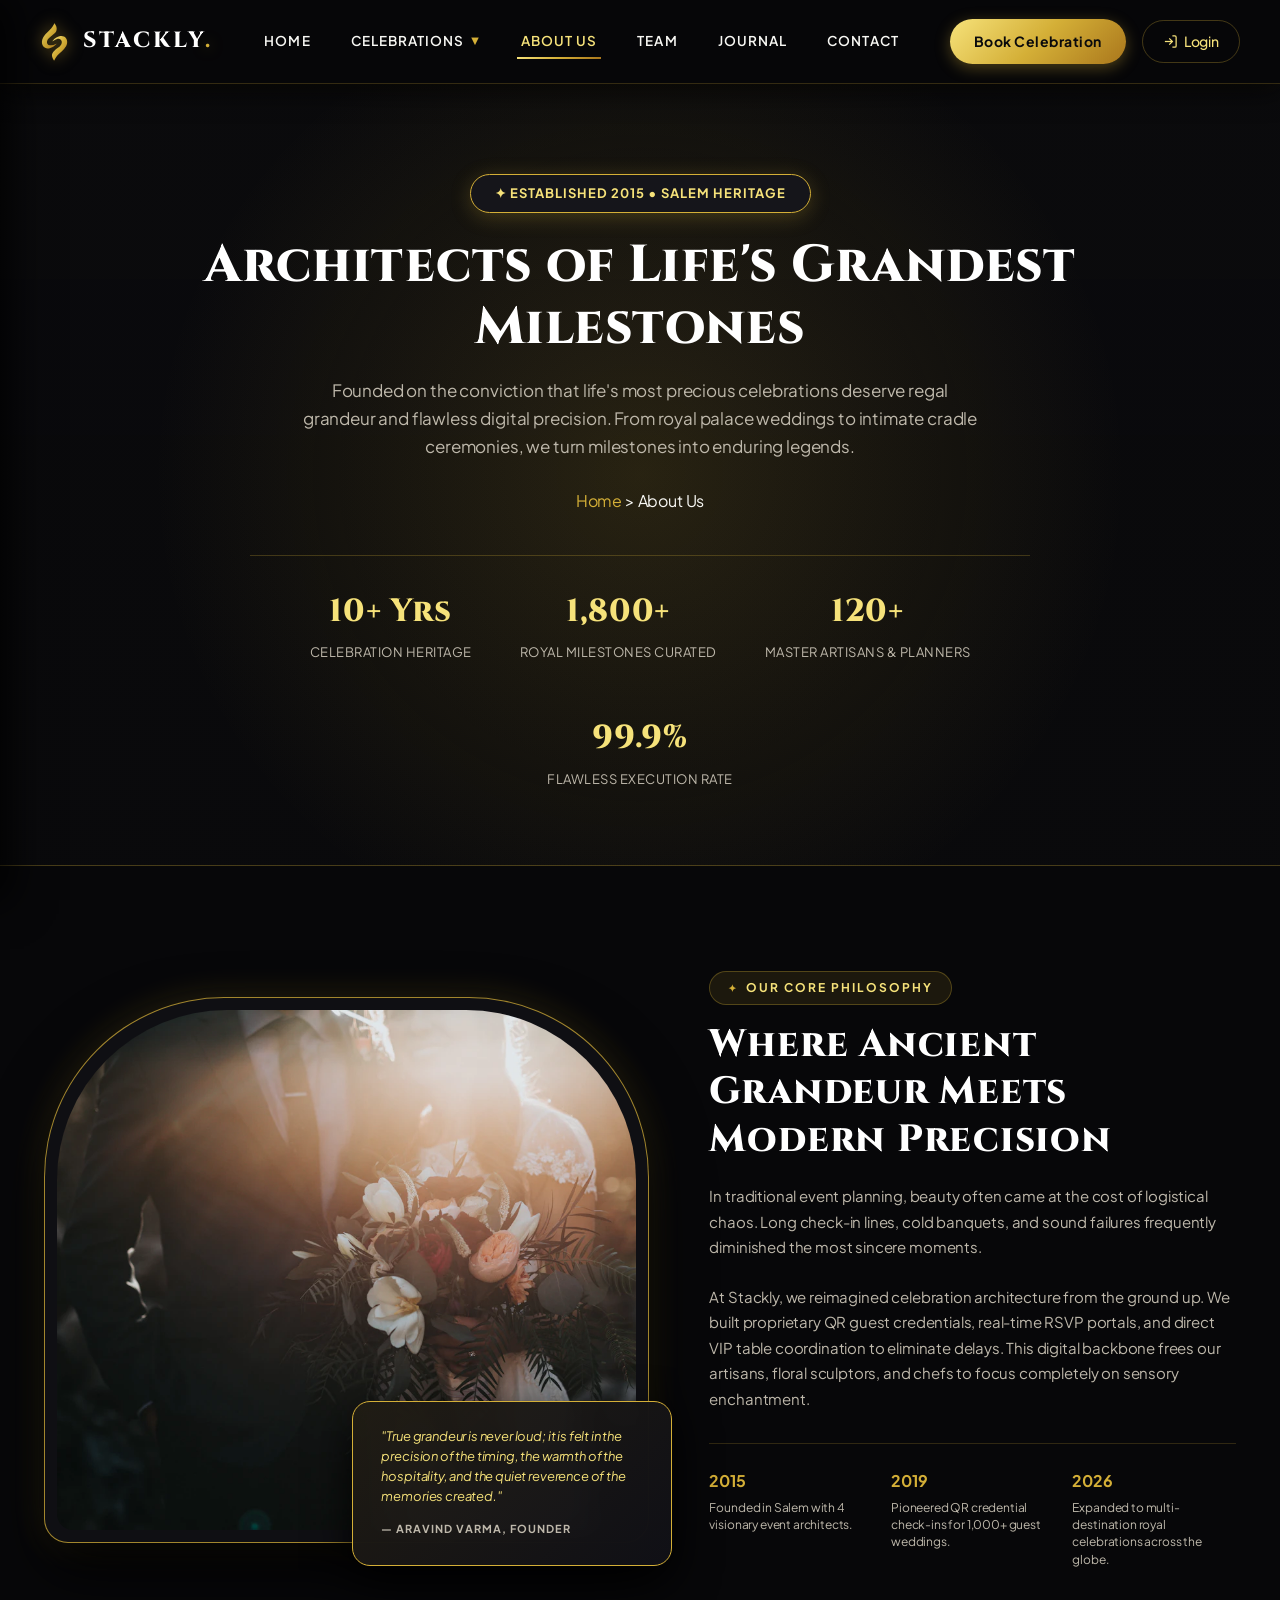
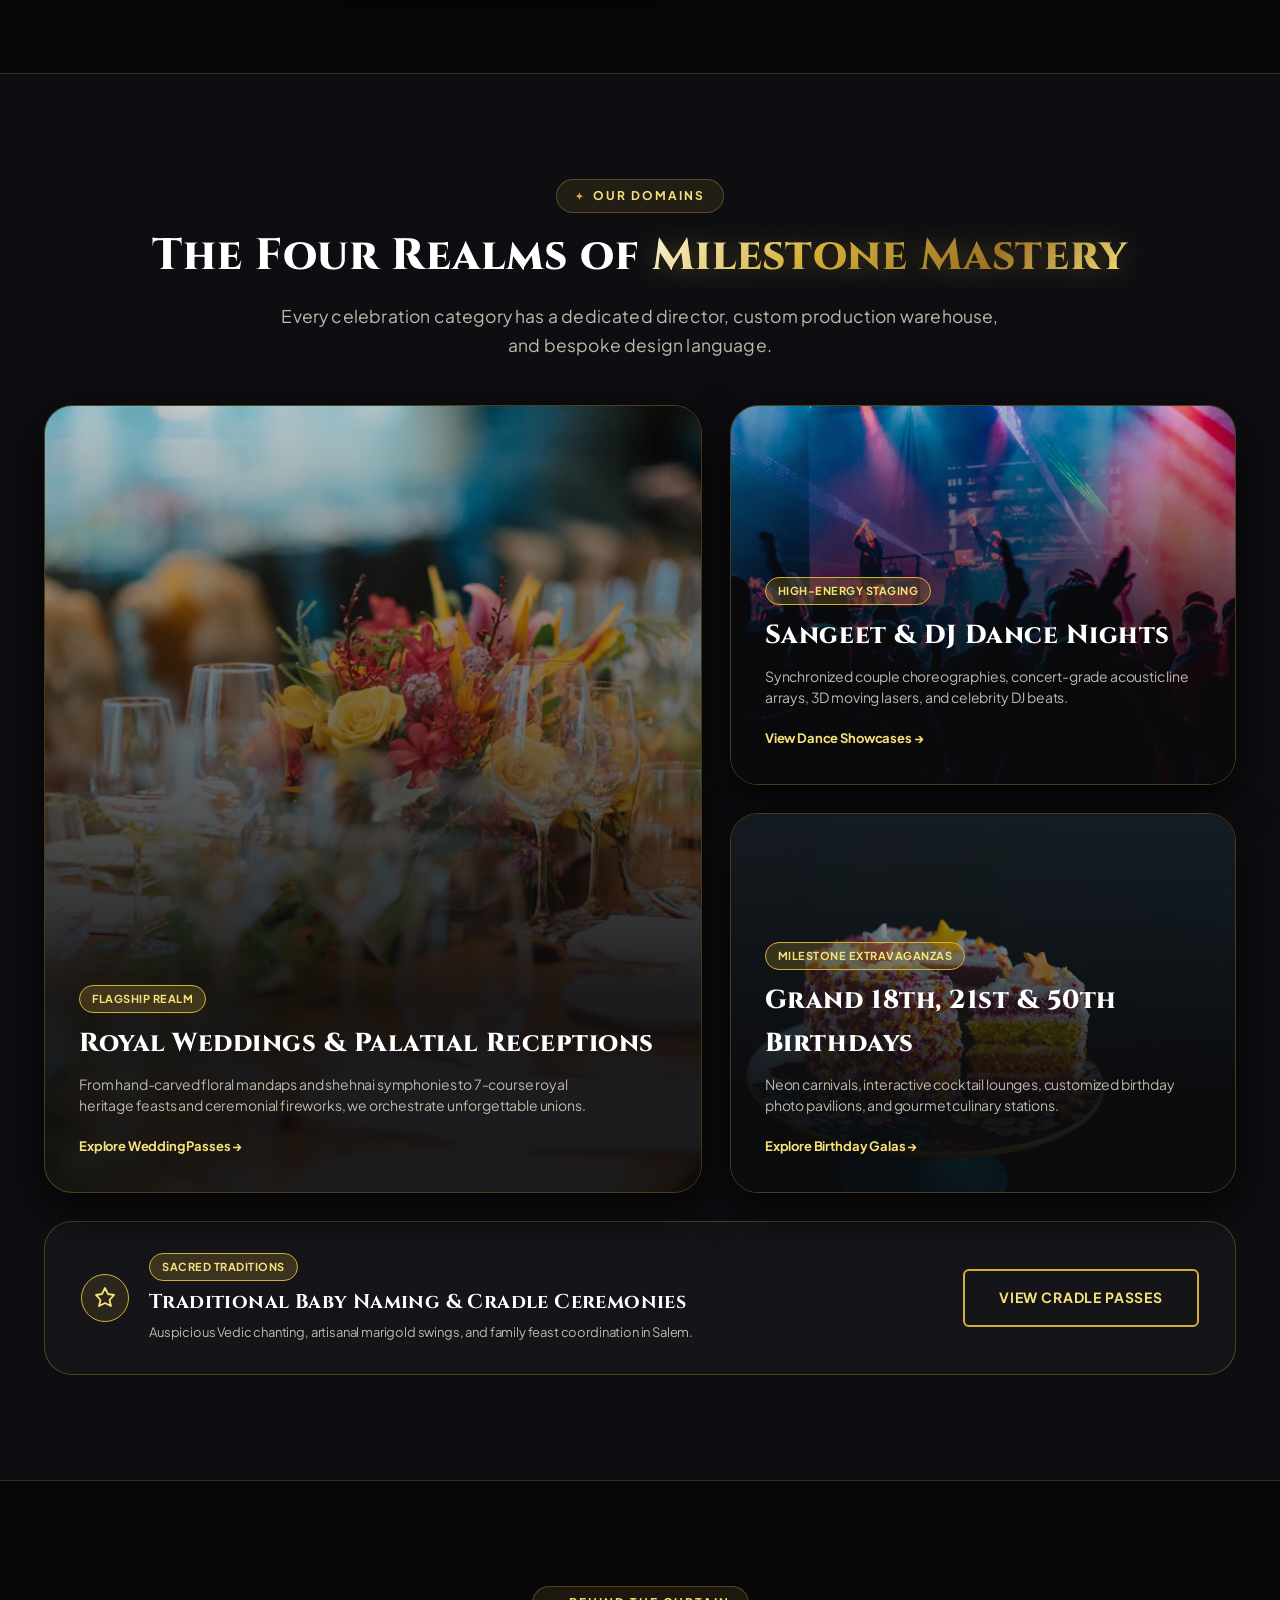
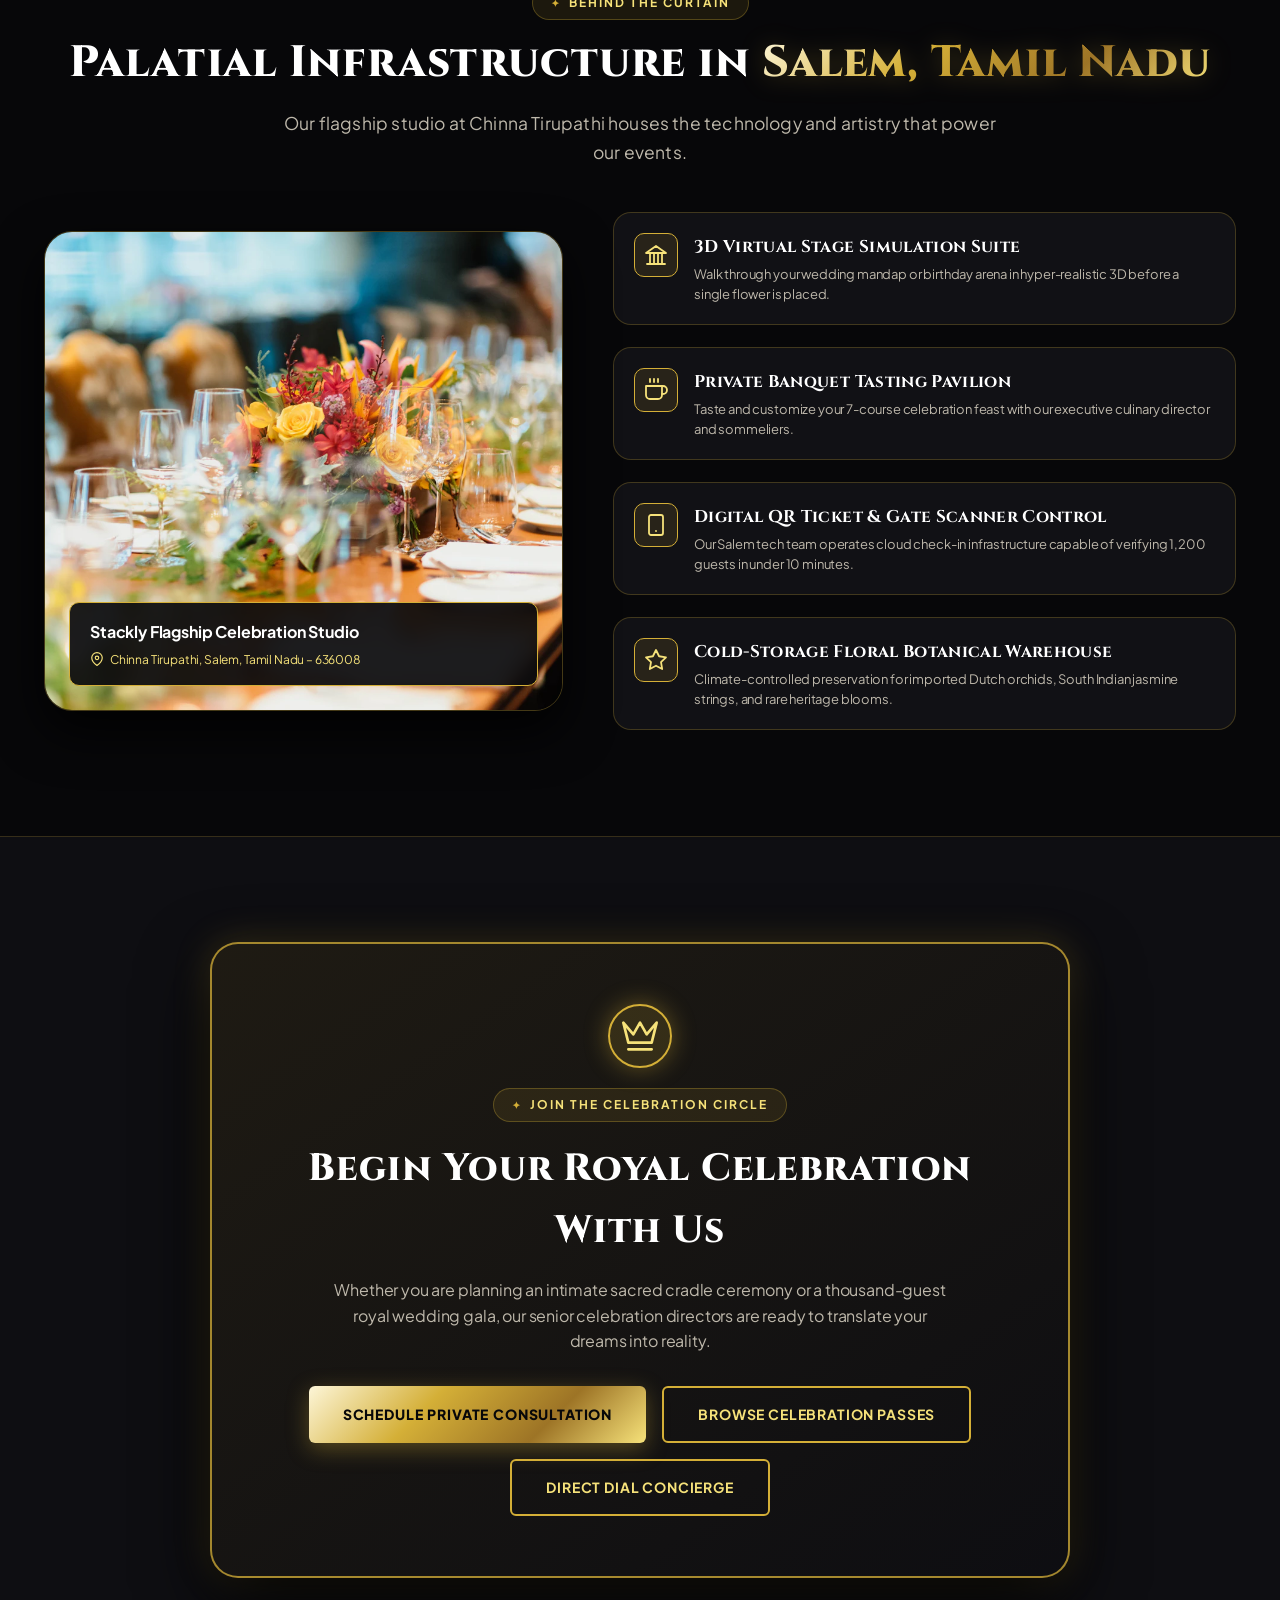
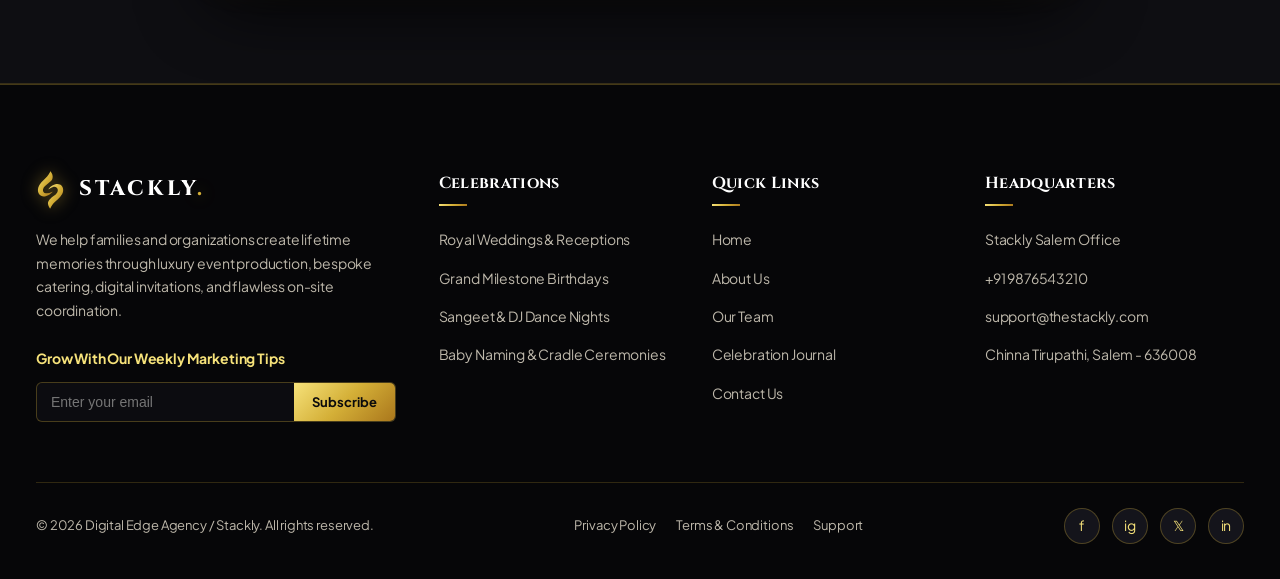
<file: about.html>
﻿<!DOCTYPE html>
<html lang="en">
<head>
  <meta charset="UTF-8">
  <meta name="viewport" content="width=device-width, initial-scale=1.0">
  <title>About Us - Stackly Luxury Celebrations &amp; Events</title>
  <meta name="description" content="Discover Stackly's heritage, founding philosophy, and dedicated event architects orchestrating royal weddings, birthdays, sangeet nights, and sacred baby naming ceremonies.">

  <!-- Stylesheets (PRD Compliant) -->
  <link rel="stylesheet" href="css/variables.css">
  <link rel="stylesheet" href="css/loader.css">
  <link rel="stylesheet" href="css/navbar.css">
  <link rel="stylesheet" href="css/styles.css">
  <link rel="stylesheet" href="css/about.css">
  <link rel="stylesheet" href="css/animations.css">
</head>
<body>

  <!-- ==========================================================================
       PRD LOADER PAGE (PAGES 4-15 COMPLIANT - BLACK & GOLD)
       ========================================================================== -->
  <div id="page-loader" class="loader-container" role="status" aria-live="polite">
    <div class="loader-logo-wrapper">
      <svg class="loader-logo-svg" xmlns="http://www.w3.org/2000/svg" viewBox="398 82 212 290" aria-label="Stackly Logo">
        <defs>
          <linearGradient id="loaderGoldGrad" x1="0%" y1="0%" x2="100%" y2="100%">
            <stop offset="0%" style="stop-color:#f6e27a"/>
            <stop offset="50%" style="stop-color:#d4af37"/>
            <stop offset="100%" style="stop-color:#aa771c"/>
          </linearGradient>
        </defs>
        <path fill="url(#loaderGoldGrad)" d="M419.713867,256.179962 C408.001251,235.739304 410.215973,215.613876 419.889709,195.679504 C426.373138,182.319229 436.255493,171.444672 446.508270,160.904480 C457.075165,150.041229 468.783997,140.348602 478.792694,128.896606 C487.411407,119.035004 494.797852,108.464394 500.031921,96.425682 C500.738983,94.799370 501.001617,92.854477 502.785980,91.712807 C503.214905,91.838028 503.879059,91.821617 504.103485,92.127670 C514.526489,106.341171 522.003967,121.483376 518.287415,139.859406 C515.933533,151.498276 508.987885,160.308563 500.296600,167.942245 C487.788574,178.928223 473.634369,187.949692 462.046570,200.037262 C456.219025,206.116135 451.191589,212.659836 449.149933,221.054688 C445.376373,236.570572 454.272034,249.198563 470.197021,250.779221 C485.241028,252.272446 499.302216,248.880798 512.632202,241.996979 C514.021362,241.279602 515.213196,239.793518 517.062500,240.547546 C517.833252,242.063324 516.690857,242.794266 515.917847,243.562866 C502.480865,256.923462 487.519073,267.973206 468.591339,271.949402 C447.923096,276.291199 431.269562,272.383606 419.713867,256.179962Z"/>
        <path fill="url(#loaderGoldGrad)" d="M536.351807,311.352905 C521.089722,325.623138 508.631836,341.451172 501.644409,361.304535 C500.580017,360.856842 499.799347,360.777496 499.458496,360.348633 C491.323975,350.113098 485.458466,338.909088 484.707672,325.531189 C484.034546,313.536499 489.236786,303.909576 496.947052,295.363251 C506.737030,284.511749 519.089050,276.702271 530.329102,267.573334 C539.676453,259.981689 548.930542,252.352356 553.649658,240.719803 C556.247925,234.315125 556.803040,227.722214 555.167542,221.122284 C551.964783,208.197189 539.399353,200.886032 526.174622,203.877502 C513.911682,206.651428 503.242737,212.702515 493.079834,219.823700 C492.039246,220.552856 491.267578,221.851700 489.661957,221.557190 C488.659760,220.289383 489.653076,219.345703 490.287292,218.480408 C503.850159,199.976334 521.506714,187.674316 544.321167,183.636948 C574.742554,178.253418 599.437622,199.883118 594.804749,234.346802 C592.539368,251.198425 583.628967,264.794067 572.581299,277.156372 C561.558105,289.491241 548.610413,299.803345 536.351807,311.352905Z"/>
      </svg>
      <div class="loader-brand-title">STACKLY<span>.</span></div>
    </div>
    <div class="loader-spinner-wrapper">
      <div class="loader-spinner"></div>
    </div>
    <div class="loader-text">Loading Stackly Heritage...</div>
    <div class="loader-subtext" id="loader-status">REVEALING CELEBRATION ARCHITECTURE...</div>
  </div>

  <!-- ==========================================================================
       100% FULL-WIDTH NAVBAR (PRD PAGES 15-17 COMPLIANT)
       ========================================================================== -->
  <header class="site-header">
    <div class="navbar-container">
      <a href="index.html" class="nav-brand" aria-label="Stackly Homepage">
        <svg class="nav-brand-logo" xmlns="http://www.w3.org/2000/svg" viewBox="398 82 212 290" aria-label="Stackly Logo"><defs><linearGradient id="goldGrad" x1="0%" y1="0%" x2="100%" y2="100%"><stop offset="0%" style="stop-color:#f6e27a"/><stop offset="50%" style="stop-color:#d4af37"/><stop offset="100%" style="stop-color:#aa771c"/></linearGradient></defs><path fill="url(#goldGrad)" d="M419.713867,256.179962 C408.001251,235.739304 410.215973,215.613876 419.889709,195.679504 C426.373138,182.319229 436.255493,171.444672 446.508270,160.904480 C457.075165,150.041229 468.783997,140.348602 478.792694,128.896606 C487.411407,119.035004 494.797852,108.464394 500.031921,96.425682 C500.738983,94.799370 501.001617,92.854477 502.785980,91.712807 C503.214905,91.838028 503.879059,91.821617 504.103485,92.127670 C514.526489,106.341171 522.003967,121.483376 518.287415,139.859406 C515.933533,151.498276 508.987885,160.308563 500.296600,167.942245 C487.788574,178.928223 473.634369,187.949692 462.046570,200.037262 C456.219025,206.116135 451.191589,212.659836 449.149933,221.054688 C445.376373,236.570572 454.272034,249.198563 470.197021,250.779221 C485.241028,252.272446 499.302216,248.880798 512.632202,241.996979 C514.021362,241.279602 515.213196,239.793518 517.062500,240.547546 C517.833252,242.063324 516.690857,242.794266 515.917847,243.562866 C502.480865,256.923462 487.519073,267.973206 468.591339,271.949402 C447.923096,276.291199 431.269562,272.383606 419.713867,256.179962Z"/><path fill="url(#goldGrad)" d="M536.351807,311.352905 C521.089722,325.623138 508.631836,341.451172 501.644409,361.304535 C500.580017,360.856842 499.799347,360.777496 499.458496,360.348633 C491.323975,350.113098 485.458466,338.909088 484.707672,325.531189 C484.034546,313.536499 489.236786,303.909576 496.947052,295.363251 C506.737030,284.511749 519.089050,276.702271 530.329102,267.573334 C539.676453,259.981689 548.930542,252.352356 553.649658,240.719803 C556.247925,234.315125 556.803040,227.722214 555.167542,221.122284 C551.964783,208.197189 539.399353,200.886032 526.174622,203.877502 C513.911682,206.651428 503.242737,212.702515 493.079834,219.823700 C492.039246,220.552856 491.267578,221.851700 489.661957,221.557190 C488.659760,220.289383 489.653076,219.345703 490.287292,218.480408 C503.850159,199.976334 521.506714,187.674316 544.321167,183.636948 C574.742554,178.253418 599.437622,199.883118 594.804749,234.346802 C592.539368,251.198425 583.628967,264.794067 572.581299,277.156372 C561.558105,289.491241 548.610413,299.803345 536.351807,311.352905Z"/></svg>
        <div class="nav-brand-text">STACKLY<span>.</span></div>
      </a>

      <nav aria-label="Main Navigation">
        <ul class="nav-menu">
          <li class="nav-item"><a href="index.html" class="nav-link">Home</a></li>
          <li class="nav-item">
            <a href="events.html" class="nav-link">
              Celebrations <span class="dropdown-indicator">▼</span>
            </a>
            <ul class="dropdown-menu">
              <li class="dropdown-item"><a href="events.html?filter=wedding">Royal Weddings</a></li>
              <li class="dropdown-item"><a href="events.html?filter=birthday">Grand Birthdays</a></li>
              <li class="dropdown-item"><a href="events.html?filter=dance">Sangeet &amp; Dance Nights</a></li>
              <li class="dropdown-item"><a href="events.html?filter=baby-naming">Baby Naming Ceremonies</a></li>
            </ul>
          </li>
          <li class="nav-item"><a href="about.html" class="nav-link active">About Us</a></li>
          <li class="nav-item"><a href="team.html" class="nav-link">Team</a></li>
          <li class="nav-item"><a href="blog.html" class="nav-link">Journal</a></li>
          <li class="nav-item"><a href="contact.html" class="nav-link">Contact</a></li>
        </ul>
      </nav>

      <div class="nav-actions">
        <a href="events.html" class="btn-book">Book Celebration</a>
        <a href="login.html" class="btn-login">Login</a>
      </div>

      <button class="hamburger-btn" id="hamburger-btn" aria-label="Open mobile menu">
        <div class="hamburger-icon">
          <span></span>
          <span></span>
          <span></span>
        </div>
      </button>
    </div>
  </header>

  <!-- MOBILE DRAWER (PRD IMAGE 1 COMPLIANT) -->
  <div class="mobile-overlay" id="mobile-overlay"></div>
  <aside class="mobile-drawer" id="mobile-drawer">
    <div class="drawer-header">
      <div class="nav-brand">
        <svg class="nav-brand-logo" xmlns="http://www.w3.org/2000/svg" viewBox="398 82 212 290" aria-label="Stackly Logo"><defs><linearGradient id="goldGrad" x1="0%" y1="0%" x2="100%" y2="100%"><stop offset="0%" style="stop-color:#f6e27a"/><stop offset="50%" style="stop-color:#d4af37"/><stop offset="100%" style="stop-color:#aa771c"/></linearGradient></defs><path fill="url(#goldGrad)" d="M419.713867,256.179962 C408.001251,235.739304 410.215973,215.613876 419.889709,195.679504 C426.373138,182.319229 436.255493,171.444672 446.508270,160.904480 C457.075165,150.041229 468.783997,140.348602 478.792694,128.896606 C487.411407,119.035004 494.797852,108.464394 500.031921,96.425682 C500.738983,94.799370 501.001617,92.854477 502.785980,91.712807 C503.214905,91.838028 503.879059,91.821617 504.103485,92.127670 C514.526489,106.341171 522.003967,121.483376 518.287415,139.859406 C515.933533,151.498276 508.987885,160.308563 500.296600,167.942245 C487.788574,178.928223 473.634369,187.949692 462.046570,200.037262 C456.219025,206.116135 451.191589,212.659836 449.149933,221.054688 C445.376373,236.570572 454.272034,249.198563 470.197021,250.779221 C485.241028,252.272446 499.302216,248.880798 512.632202,241.996979 C514.021362,241.279602 515.213196,239.793518 517.062500,240.547546 C517.833252,242.063324 516.690857,242.794266 515.917847,243.562866 C502.480865,256.923462 487.519073,267.973206 468.591339,271.949402 C447.923096,276.291199 431.269562,272.383606 419.713867,256.179962Z"/><path fill="url(#goldGrad)" d="M536.351807,311.352905 C521.089722,325.623138 508.631836,341.451172 501.644409,361.304535 C500.580017,360.856842 499.799347,360.777496 499.458496,360.348633 C491.323975,350.113098 485.458466,338.909088 484.707672,325.531189 C484.034546,313.536499 489.236786,303.909576 496.947052,295.363251 C506.737030,284.511749 519.089050,276.702271 530.329102,267.573334 C539.676453,259.981689 548.930542,252.352356 553.649658,240.719803 C556.247925,234.315125 556.803040,227.722214 555.167542,221.122284 C551.964783,208.197189 539.399353,200.886032 526.174622,203.877502 C513.911682,206.651428 503.242737,212.702515 493.079834,219.823700 C492.039246,220.552856 491.267578,221.851700 489.661957,221.557190 C488.659760,220.289383 489.653076,219.345703 490.287292,218.480408 C503.850159,199.976334 521.506714,187.674316 544.321167,183.636948 C574.742554,178.253418 599.437622,199.883118 594.804749,234.346802 C592.539368,251.198425 583.628967,264.794067 572.581299,277.156372 C561.558105,289.491241 548.610413,299.803345 536.351807,311.352905Z"/></svg>
        <div class="nav-brand-text" style="font-size: 20px;">STACKLY<span>.</span></div>
      </div>
      <button class="drawer-close-btn" id="drawer-close-btn" aria-label="Close menu">✕</button>
    </div>

    <div class="drawer-search-box">
      <div class="drawer-search-title">Search Now!</div>
      <form class="drawer-search-form" id="drawer-search-form">
        <input type="text" class="drawer-search-input" placeholder="Search here..." required>
        <button type="submit" class="drawer-search-btn">
          <svg width="15" height="15" viewBox="0 0 24 24" fill="none" stroke="currentColor" stroke-width="2.5"><circle cx="11" cy="11" r="8"></circle><line x1="21" y1="21" x2="16.65" y2="16.65"></line></svg>
        </button>
      </form>
    </div>

    <ul class="drawer-nav">
      <li class="drawer-nav-item"><a href="index.html" class="drawer-nav-link">Home</a></li>
      <li class="drawer-nav-item"><a href="events.html" class="drawer-nav-link">Celebrations</a></li>
      <li class="drawer-nav-item"><a href="about.html" class="drawer-nav-link active">About Us</a></li>
      <li class="drawer-nav-item"><a href="team.html" class="drawer-nav-link">Our Team</a></li>
      <li class="drawer-nav-item"><a href="blog.html" class="drawer-nav-link">Celebration Journal</a></li>
      <li class="drawer-nav-item"><a href="index.html#packages-section" class="drawer-nav-link">Packages</a></li>
      <li class="drawer-nav-item"><a href="contact.html" class="drawer-nav-link">Contact</a></li>
    </ul>

        <!-- PRD Mobile Drawer: Login & Action Buttons -->
    <div class="drawer-actions">
      <a href="login.html" class="btn-login drawer-btn-login">
        <svg width="15" height="15" viewBox="0 0 24 24" fill="none" stroke="currentColor" stroke-width="2"><path d="M15 3h4a2 2 0 0 1 2 2v14a2 2 0 0 1-2 2h-4"></path><polyline points="10 17 15 12 10 7"></polyline><line x1="15" y1="12" x2="3" y2="12"></line></svg>
        <span>Login</span>
      </a>
      <a href="events.html" class="btn-book drawer-btn-book">Book Celebration</a>
      <button class="drawer-logout-btn btn-dash-logout" style="display: none;" aria-label="Log out of account">
        <svg width="14" height="14" viewBox="0 0 24 24" fill="none" stroke="currentColor" stroke-width="2"><path d="M9 21H5a2 2 0 0 1-2-2V5a2 2 0 0 1 2-2h4"></path><polyline points="16 17 21 12 16 7"></polyline><line x1="21" y1="12" x2="9" y2="12"></line></svg>
        <span>Log Out</span>
      </button>
    </div>

<div class="drawer-contact-card">
      <div class="drawer-contact-title">Contact Info</div>
      <div class="drawer-contact-item">
        <span class="drawer-contact-label">Phone</span>
        <a href="tel:+919876543210">+91 9876543210</a>
      </div>
      <div class="drawer-contact-item">
        <span class="drawer-contact-label">Email</span>
        <a href="mailto:support@thestackly.com">support@thestackly.com</a>
      </div>
      <div class="drawer-contact-item">
        <span class="drawer-contact-label">Location</span>
        <span>Stackly, Salem</span>
      </div>
      <div class="drawer-socials">
        <a href="https://facebook.com" class="drawer-social-icon" target="_blank" rel="noopener">f</a>
        <a href="https://instagram.com" class="drawer-social-icon" target="_blank" rel="noopener">ig</a>
        <a href="https://x.com" class="drawer-social-icon" target="_blank" rel="noopener">𝕏</a>
        <a href="https://linkedin.com" class="drawer-social-icon" target="_blank" rel="noopener">in</a>
      </div>
    </div>
  </aside>

  <main>
    <!-- ==========================================================================
         SECTION 1: HERO BANNER & ROYAL HERITAGE CHRONICLE
         ========================================================================== -->
    <section class="about-hero" data-animate="fade" data-duration="1000">
      <div class="container">
        <div class="about-founding-badge">
          <span>✦ ESTABLISHED 2015 • SALEM HERITAGE</span>
        </div>
        <h1 class="about-hero-title">
          Architects of Life's <span class="gold-text">Grandest Milestones</span>
        </h1>
        <p class="about-hero-desc">
          Founded on the conviction that life's most precious celebrations deserve regal grandeur and flawless digital precision. From royal palace weddings to intimate cradle ceremonies, we turn milestones into enduring legends.
        </p>
        <div class="breadcrumb-nav">
          <a href="index.html">Home</a>
          <span class="breadcrumb-separator">&gt;</span>
          <span class="breadcrumb-current">About Us</span>
        </div>

        <div class="about-hero-stats">
          <div class="about-stat-col">
            <h4>10+ Yrs</h4>
            <p>Celebration Heritage</p>
          </div>
          <div class="about-stat-col">
            <h4>1,800+</h4>
            <p>Royal Milestones Curated</p>
          </div>
          <div class="about-stat-col">
            <h4>120+</h4>
            <p>Master Artisans &amp; Planners</p>
          </div>
          <div class="about-stat-col">
            <h4>99.9%</h4>
            <p>Flawless Execution Rate</p>
          </div>
        </div>
      </div>
    </section>

    <!-- ==========================================================================
         SECTION 2: THE PHILOSOPHY OF ROYAL CELEBRATION (ARCHED EDITORIAL)
         ========================================================================== -->
    <section class="section" data-animate="fade-up" data-duration="800">
      <div class="container">
        <div class="philosophy-editorial-grid">
          
          <div class="philosophy-arch-wrapper">
            <div class="philosophy-arch-img">
              <img src="assets/img-1519741497674-611481863552.webp" alt="Palace Celebration Design">
            </div>
            <div class="philosophy-quote-card">
              <p>"True grandeur is never loud; it is felt in the precision of the timing, the warmth of the hospitality, and the quiet reverence of the memories created."</p>
              <span class="philosophy-quote-author">— Aravind Varma, Founder</span>
            </div>
          </div>

          <div class="philosophy-content">
            <span class="section-badge">OUR CORE PHILOSOPHY</span>
            <h2>Where Ancient Grandeur Meets Modern Precision</h2>
            <p class="philosophy-manifesto">
              In traditional event planning, beauty often came at the cost of logistical chaos. Long check-in lines, cold banquets, and sound failures frequently diminished the most sincere moments.
            </p>
            <p class="philosophy-manifesto">
              At Stackly, we reimagined celebration architecture from the ground up. We built proprietary QR guest credentials, real-time RSVP portals, and direct VIP table coordination to eliminate delays. This digital backbone frees our artisans, floral sculptors, and chefs to focus completely on sensory enchantment.
            </p>

            <div class="heritage-milestone-strip">
              <div class="heritage-node">
                <h5>2015</h5>
                <p>Founded in Salem with 4 visionary event architects.</p>
              </div>
              <div class="heritage-node">
                <h5>2019</h5>
                <p>Pioneered QR credential check-ins for 1,000+ guest weddings.</p>
              </div>
              <div class="heritage-node">
                <h5>2026</h5>
                <p>Expanded to multi-destination royal celebrations across the globe.</p>
              </div>
            </div>
          </div>

        </div>
      </div>
    </section>

    <!-- ==========================================================================
         SECTION 3: THE 4 REALMS OF CELEBRATION MASTERY (INTERLOCKING MOSAIC)
         ========================================================================== -->
    <section class="section section-alt" data-animate="fade-up" data-duration="800">
      <div class="container">
        <div style="text-align: center;">
          <span class="section-badge">OUR DOMAINS</span>
          <h2 class="section-title">The Four Realms of <span class="gold-text">Milestone Mastery</span></h2>
          <p class="section-subtitle" style="margin: 0 auto;">Every celebration category has a dedicated director, custom production warehouse, and bespoke design language.</p>
        </div>

        <div class="realms-mosaic-grid">
          <!-- Featured Realm 1: Royal Weddings -->
          <div class="realm-mosaic-card featured-tall">
            <img src="assets/img-1545232979-fbf68fe9b1af.webp" alt="Royal Wedding Mandap" class="realm-bg-img">
            <div class="realm-overlay"></div>
            <div class="realm-content">
              <span class="realm-badge">FLAGSHIP REALM</span>
              <h3 class="realm-title">Royal Weddings &amp; Palatial Receptions</h3>
              <p class="realm-desc">
                From hand-carved floral mandaps and shehnai symphonies to 7-course royal heritage feasts and ceremonial fireworks, we orchestrate unforgettable unions.
              </p>
              <a href="events.html?filter=wedding" class="realm-link">Explore Wedding Passes &rarr;</a>
            </div>
          </div>

          <!-- Stacked Column: Birthdays, Sangeet, Cradle -->
          <div class="realms-stacked-column">
            <!-- Realm 2: Sangeet & Dancing -->
            <div class="realm-mosaic-card">
              <img src="assets/img-1516450360452-9312f5e86fc7.webp" alt="Sangeet Dance Night" class="realm-bg-img">
              <div class="realm-overlay"></div>
              <div class="realm-content">
                <span class="realm-badge">HIGH-ENERGY STAGING</span>
                <h3 class="realm-title">Sangeet &amp; DJ Dance Nights</h3>
                <p class="realm-desc">
                  Synchronized couple choreographies, concert-grade acoustic line arrays, 3D moving lasers, and celebrity DJ beats.
                </p>
                <a href="events.html?filter=dance" class="realm-link">View Dance Showcases &rarr;</a>
              </div>
            </div>

            <!-- Realm 3: Milestone Birthdays -->
            <div class="realm-mosaic-card">
              <img src="assets/img-1464349095431-e9a21285b5f3.webp" alt="Milestone Birthday" class="realm-bg-img">
              <div class="realm-overlay"></div>
              <div class="realm-content">
                <span class="realm-badge">MILESTONE EXTRAVAGANZAS</span>
                <h3 class="realm-title">Grand 18th, 21st &amp; 50th Birthdays</h3>
                <p class="realm-desc">
                  Neon carnivals, interactive cocktail lounges, customized birthday photo pavilions, and gourmet culinary stations.
                </p>
                <a href="events.html?filter=birthday" class="realm-link">Explore Birthday Galas &rarr;</a>
              </div>
            </div>
          </div>
        </div>

        <!-- Horizontal Cradle Highlight Bar -->
        <div style="margin-top: 28px; background: rgba(22, 22, 28, 0.85); border: 1px solid var(--color-border-gold); border-radius: var(--radius-xl); padding: 30px 36px; display: flex; align-items: center; justify-content: space-between; flex-wrap: wrap; gap: 20px;">
          <div style="display: flex; align-items: center; gap: 20px;">
            <div style="width: 48px; height: 48px; border-radius: 50%; background: rgba(212, 175, 55, 0.12); border: 1px solid var(--color-accent-gold); display: flex; align-items: center; justify-content: center; color: var(--color-accent-gold-light);">
              <svg width="24" height="24" viewBox="0 0 24 24" fill="none" stroke="currentColor" stroke-width="1.8" stroke-linecap="round" stroke-linejoin="round"><path d="M12 2L15 8L21 9L16.5 14L18 20L12 17L6 20L7.5 14L3 9L9 8L12 2Z"></path></svg>
            </div>
            <div>
              <span class="realm-badge" style="margin-bottom: 4px;">SACRED TRADITIONS</span>
              <h4 style="font-size: 20px; font-weight: 700; color: #ffffff; margin-bottom: 4px;">Traditional Baby Naming &amp; Cradle Ceremonies</h4>
              <p style="font-size: 13px; color: var(--color-text-secondary); margin: 0;">Auspicious Vedic chanting, artisanal marigold swings, and family feast coordination in Salem.</p>
            </div>
          </div>
          <a href="events.html?filter=baby-naming" class="btn btn-secondary" style="min-width: 180px;">View Cradle Passes</a>
        </div>
      </div>
    </section>

    <!-- ==========================================================================
         SECTION 4: PRODUCTION INFRASTRUCTURE & SALEM STUDIO
         ========================================================================== -->
    <section class="section" data-animate="fade-up" data-duration="800">
      <div class="container">
        <div style="text-align: center;">
          <span class="section-badge">BEHIND THE CURTAIN</span>
          <h2 class="section-title">Palatial Infrastructure in <span class="gold-text">Salem, Tamil Nadu</span></h2>
          <p class="section-subtitle" style="margin: 0 auto;">Our flagship studio at Chinna Tirupathi houses the technology and artistry that power our events.</p>
        </div>

        <div class="infrastructure-split">
          <div class="infrastructure-preview-card">
            <img src="assets/img-1511795409834-ef04bbd61622.webp" alt="Salem Celebration Studio">
            <div class="infrastructure-tag">
              <h5>Stackly Flagship Celebration Studio</h5>
              <p><svg width="14" height="14" viewBox="0 0 24 24" fill="none" stroke="currentColor" stroke-width="2" style="display:inline; vertical-align: -2px; margin-right: 4px;"><path d="M21 10c0 7-9 13-9 13s-9-6-9-13a9 9 0 0 1 18 0z"></path><circle cx="12" cy="10" r="3"></circle></svg> Chinna Tirupathi, Salem, Tamil Nadu – 636008</p>
            </div>
          </div>

          <div class="infrastructure-features-list">
            <div class="infra-item">
              <div class="infra-icon">
                <svg width="24" height="24" viewBox="0 0 24 24" fill="none" stroke="currentColor" stroke-width="1.8" stroke-linecap="round" stroke-linejoin="round"><line x1="3" y1="21" x2="21" y2="21"></line><line x1="3" y1="10" x2="21" y2="10"></line><polygon points="12 3 2 10 22 10 12 3"></polygon><line x1="6" y1="10" x2="6" y2="21"></line><line x1="10" y1="10" x2="10" y2="21"></line><line x1="14" y1="10" x2="14" y2="21"></line><line x1="18" y1="10" x2="18" y2="21"></line></svg>
              </div>
              <div class="infra-text">
                <h4>3D Virtual Stage Simulation Suite</h4>
                <p>Walk through your wedding mandap or birthday arena in hyper-realistic 3D before a single flower is placed.</p>
              </div>
            </div>

            <div class="infra-item">
              <div class="infra-icon">
                <svg width="24" height="24" viewBox="0 0 24 24" fill="none" stroke="currentColor" stroke-width="1.8" stroke-linecap="round" stroke-linejoin="round"><path d="M18 8h1a4 4 0 0 1 0 8h-1"></path><path d="M2 8h16v9a4 4 0 0 1-4 4H6a4 4 0 0 1-4-4V8z"></path><line x1="6" y1="1" x2="6" y2="4"></line><line x1="10" y1="1" x2="10" y2="4"></line><line x1="14" y1="1" x2="14" y2="4"></line></svg>
              </div>
              <div class="infra-text">
                <h4>Private Banquet Tasting Pavilion</h4>
                <p>Taste and customize your 7-course celebration feast with our executive culinary director and sommeliers.</p>
              </div>
            </div>

            <div class="infra-item">
              <div class="infra-icon">
                <svg width="24" height="24" viewBox="0 0 24 24" fill="none" stroke="currentColor" stroke-width="1.8" stroke-linecap="round" stroke-linejoin="round"><rect x="5" y="2" width="14" height="20" rx="2" ry="2"></rect><line x1="12" y1="18" x2="12.01" y2="18"></line></svg>
              </div>
              <div class="infra-text">
                <h4>Digital QR Ticket &amp; Gate Scanner Control</h4>
                <p>Our Salem tech team operates cloud check-in infrastructure capable of verifying 1,200 guests in under 10 minutes.</p>
              </div>
            </div>

            <div class="infra-item">
              <div class="infra-icon">
                <svg width="24" height="24" viewBox="0 0 24 24" fill="none" stroke="currentColor" stroke-width="1.8" stroke-linecap="round" stroke-linejoin="round"><path d="M12 2L15.09 8.26L22 9.27L17 14.14L18.18 21.02L12 17.77L5.82 21.02L7 14.14L2 9.27L8.91 8.26L12 2Z"></path></svg>
              </div>
              <div class="infra-text">
                <h4>Cold-Storage Floral Botanical Warehouse</h4>
                <p>Climate-controlled preservation for imported Dutch orchids, South Indian jasmine strings, and rare heritage blooms.</p>
              </div>
            </div>
          </div>
        </div>
      </div>
    </section>

    <!-- ==========================================================================
         SECTION 5: CURATORS VIP CONSULTATION & INVITATION CTA
         ========================================================================== -->
    <section class="section section-alt" data-animate="fade-up" data-duration="800">
      <div class="container">
        <div class="about-cta-card">
          <div class="about-cta-crest">
            <svg width="40" height="40" viewBox="0 0 24 24" fill="none" stroke="currentColor" stroke-width="1.6" stroke-linecap="round" stroke-linejoin="round"><path d="M2 4l3 12h14l3-12-6 7-4-7-4 7-6-7zm3 16h14"></path></svg>
          </div>
          <span class="section-badge">JOIN THE CELEBRATION CIRCLE</span>
          <h2 class="about-cta-title">Begin Your Royal Celebration With Us</h2>
          <p class="about-cta-desc">
            Whether you are planning an intimate sacred cradle ceremony or a thousand-guest royal wedding gala, our senior celebration directors are ready to translate your dreams into reality.
          </p>
          <div class="about-cta-actions">
            <a href="contact.html" class="btn btn-primary">Schedule Private Consultation</a>
            <a href="events.html" class="btn btn-secondary">Browse Celebration Passes</a>
            <a href="tel:+919876543210" class="btn btn-secondary">Direct Dial Concierge</a>
          </div>
        </div>
      </div>
    </section>
  </main>

  <!-- 100% Full-Width Footer -->
  <footer class="site-footer">
    <div class="footer-container">
      <div class="footer-top">
        <div class="footer-brand">
          <div class="nav-brand" style="margin-bottom: 8px;">
            <svg class="nav-brand-logo" xmlns="http://www.w3.org/2000/svg" viewBox="398 82 212 290" aria-label="Stackly Logo"><defs><linearGradient id="goldGrad" x1="0%" y1="0%" x2="100%" y2="100%"><stop offset="0%" style="stop-color:#f6e27a"/><stop offset="50%" style="stop-color:#d4af37"/><stop offset="100%" style="stop-color:#aa771c"/></linearGradient></defs><path fill="url(#goldGrad)" d="M419.713867,256.179962 C408.001251,235.739304 410.215973,215.613876 419.889709,195.679504 C426.373138,182.319229 436.255493,171.444672 446.508270,160.904480 C457.075165,150.041229 468.783997,140.348602 478.792694,128.896606 C487.411407,119.035004 494.797852,108.464394 500.031921,96.425682 C500.738983,94.799370 501.001617,92.854477 502.785980,91.712807 C503.214905,91.838028 503.879059,91.821617 504.103485,92.127670 C514.526489,106.341171 522.003967,121.483376 518.287415,139.859406 C515.933533,151.498276 508.987885,160.308563 500.296600,167.942245 C487.788574,178.928223 473.634369,187.949692 462.046570,200.037262 C456.219025,206.116135 451.191589,212.659836 449.149933,221.054688 C445.376373,236.570572 454.272034,249.198563 470.197021,250.779221 C485.241028,252.272446 499.302216,248.880798 512.632202,241.996979 C514.021362,241.279602 515.213196,239.793518 517.062500,240.547546 C517.833252,242.063324 516.690857,242.794266 515.917847,243.562866 C502.480865,256.923462 487.519073,267.973206 468.591339,271.949402 C447.923096,276.291199 431.269562,272.383606 419.713867,256.179962Z"/><path fill="url(#goldGrad)" d="M536.351807,311.352905 C521.089722,325.623138 508.631836,341.451172 501.644409,361.304535 C500.580017,360.856842 499.799347,360.777496 499.458496,360.348633 C491.323975,350.113098 485.458466,338.909088 484.707672,325.531189 C484.034546,313.536499 489.236786,303.909576 496.947052,295.363251 C506.737030,284.511749 519.089050,276.702271 530.329102,267.573334 C539.676453,259.981689 548.930542,252.352356 553.649658,240.719803 C556.247925,234.315125 556.803040,227.722214 555.167542,221.122284 C551.964783,208.197189 539.399353,200.886032 526.174622,203.877502 C513.911682,206.651428 503.242737,212.702515 493.079834,219.823700 C492.039246,220.552856 491.267578,221.851700 489.661957,221.557190 C488.659760,220.289383 489.653076,219.345703 490.287292,218.480408 C503.850159,199.976334 521.506714,187.674316 544.321167,183.636948 C574.742554,178.253418 599.437622,199.883118 594.804749,234.346802 C592.539368,251.198425 583.628967,264.794067 572.581299,277.156372 C561.558105,289.491241 548.610413,299.803345 536.351807,311.352905Z"/></svg>
            <div class="nav-brand-text" style="font-size: 21px;">STACKLY<span>.</span></div>
          </div>
          <p>
            We help families and organizations create lifetime memories through luxury event production, bespoke catering, digital invitations, and flawless on-site coordination.
          </p>
          <div class="footer-newsletter-title">Grow With Our Weekly Marketing Tips</div>
          <form class="footer-newsletter-form">
            <input type="email" class="footer-newsletter-input" placeholder="Enter your email" required aria-label="Newsletter email">
            <button type="submit" class="footer-newsletter-btn">Subscribe</button>
          </form>
        </div>

        <div>
          <h4 class="footer-col-title">Celebrations</h4>
          <ul class="footer-links">
            <li><a href="events.html?filter=wedding">Royal Weddings &amp; Receptions</a></li>
            <li><a href="events.html?filter=birthday">Grand Milestone Birthdays</a></li>
            <li><a href="events.html?filter=dance">Sangeet &amp; DJ Dance Nights</a></li>
            <li><a href="events.html?filter=baby-naming">Baby Naming &amp; Cradle Ceremonies</a></li>
          </ul>
        </div>

        <div>
          <h4 class="footer-col-title">Quick Links</h4>
          <ul class="footer-links">
            <li><a href="index.html">Home</a></li>
            <li><a href="about.html">About Us</a></li>
            <li><a href="team.html">Our Team</a></li>
            <li><a href="blog.html">Celebration Journal</a></li>
            <li><a href="contact.html">Contact Us</a></li>
          </ul>
        </div>

        <div>
          <h4 class="footer-col-title">Headquarters</h4>
          <ul class="footer-links">
            <li><a href="contact.html">Stackly Salem Office</a></li>
            <li><a href="tel:+919876543210">+91 9876543210</a></li>
            <li><a href="mailto:support@thestackly.com">support@thestackly.com</a></li>
            <li><a href="contact.html#salem-map-section">Chinna Tirupathi, Salem - 636008</a></li>
          </ul>
        </div>
      </div>

      <div class="footer-bottom">
        <div class="footer-copyright">
          © 2026 Digital Edge Agency / Stackly. All rights reserved.
        </div>
        <div class="footer-legal-links">
          <a href="404.html">Privacy Policy</a>
          <a href="404.html">Terms &amp; Conditions</a>
          <a href="contact.html">Support</a>
        </div>
        <div class="footer-socials">
          <a href="https://facebook.com" class="footer-social-link" target="_blank" rel="noopener">f</a>
          <a href="https://instagram.com" class="footer-social-link" target="_blank" rel="noopener">ig</a>
          <a href="https://x.com" class="footer-social-link" target="_blank" rel="noopener">𝕏</a>
          <a href="https://linkedin.com" class="footer-social-link" target="_blank" rel="noopener">in</a>
        </div>
      </div>
    </div>
  </footer>

  <script src="js/loader.js"></script>
  <script src="js/navbar.js"></script>
  <script src="js/main.js"></script>
  <script src="js/auth.js"></script>
  <script src="js/animations.js"></script>
</body>
</html>
</file>
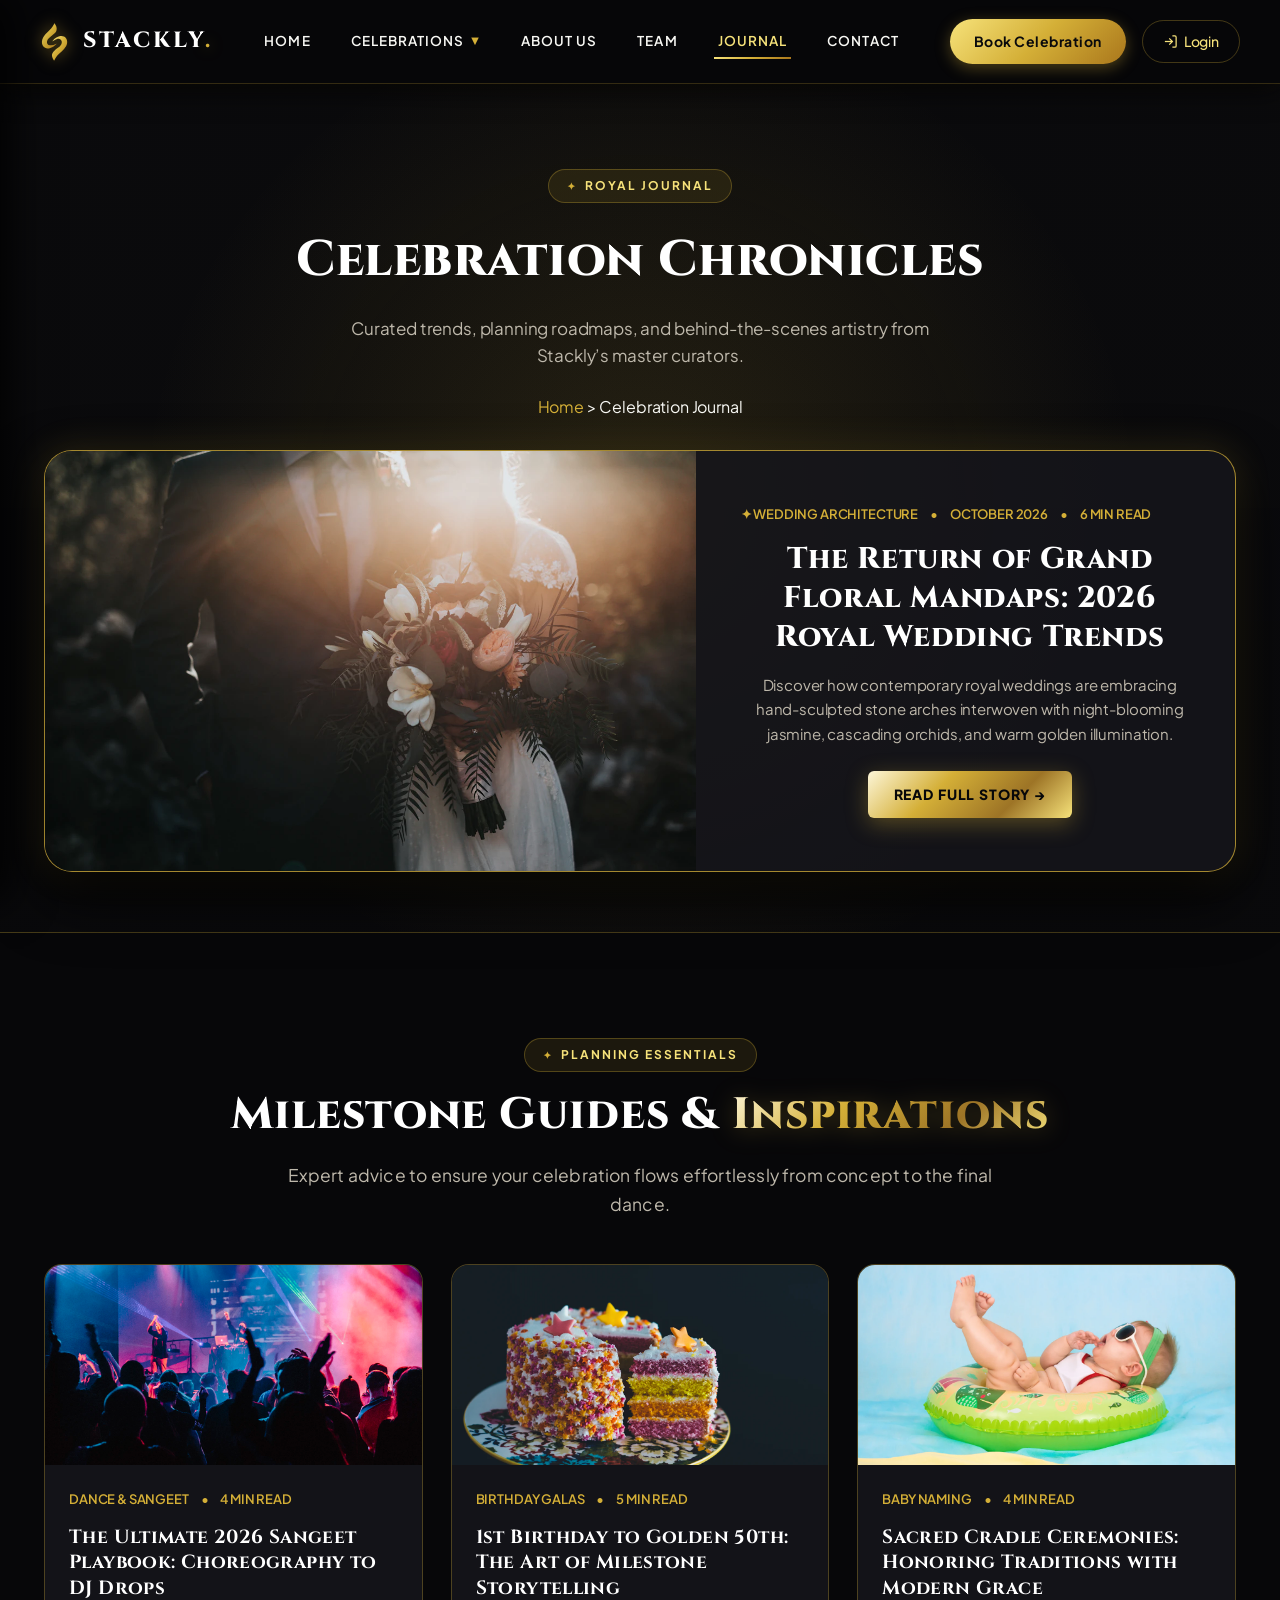
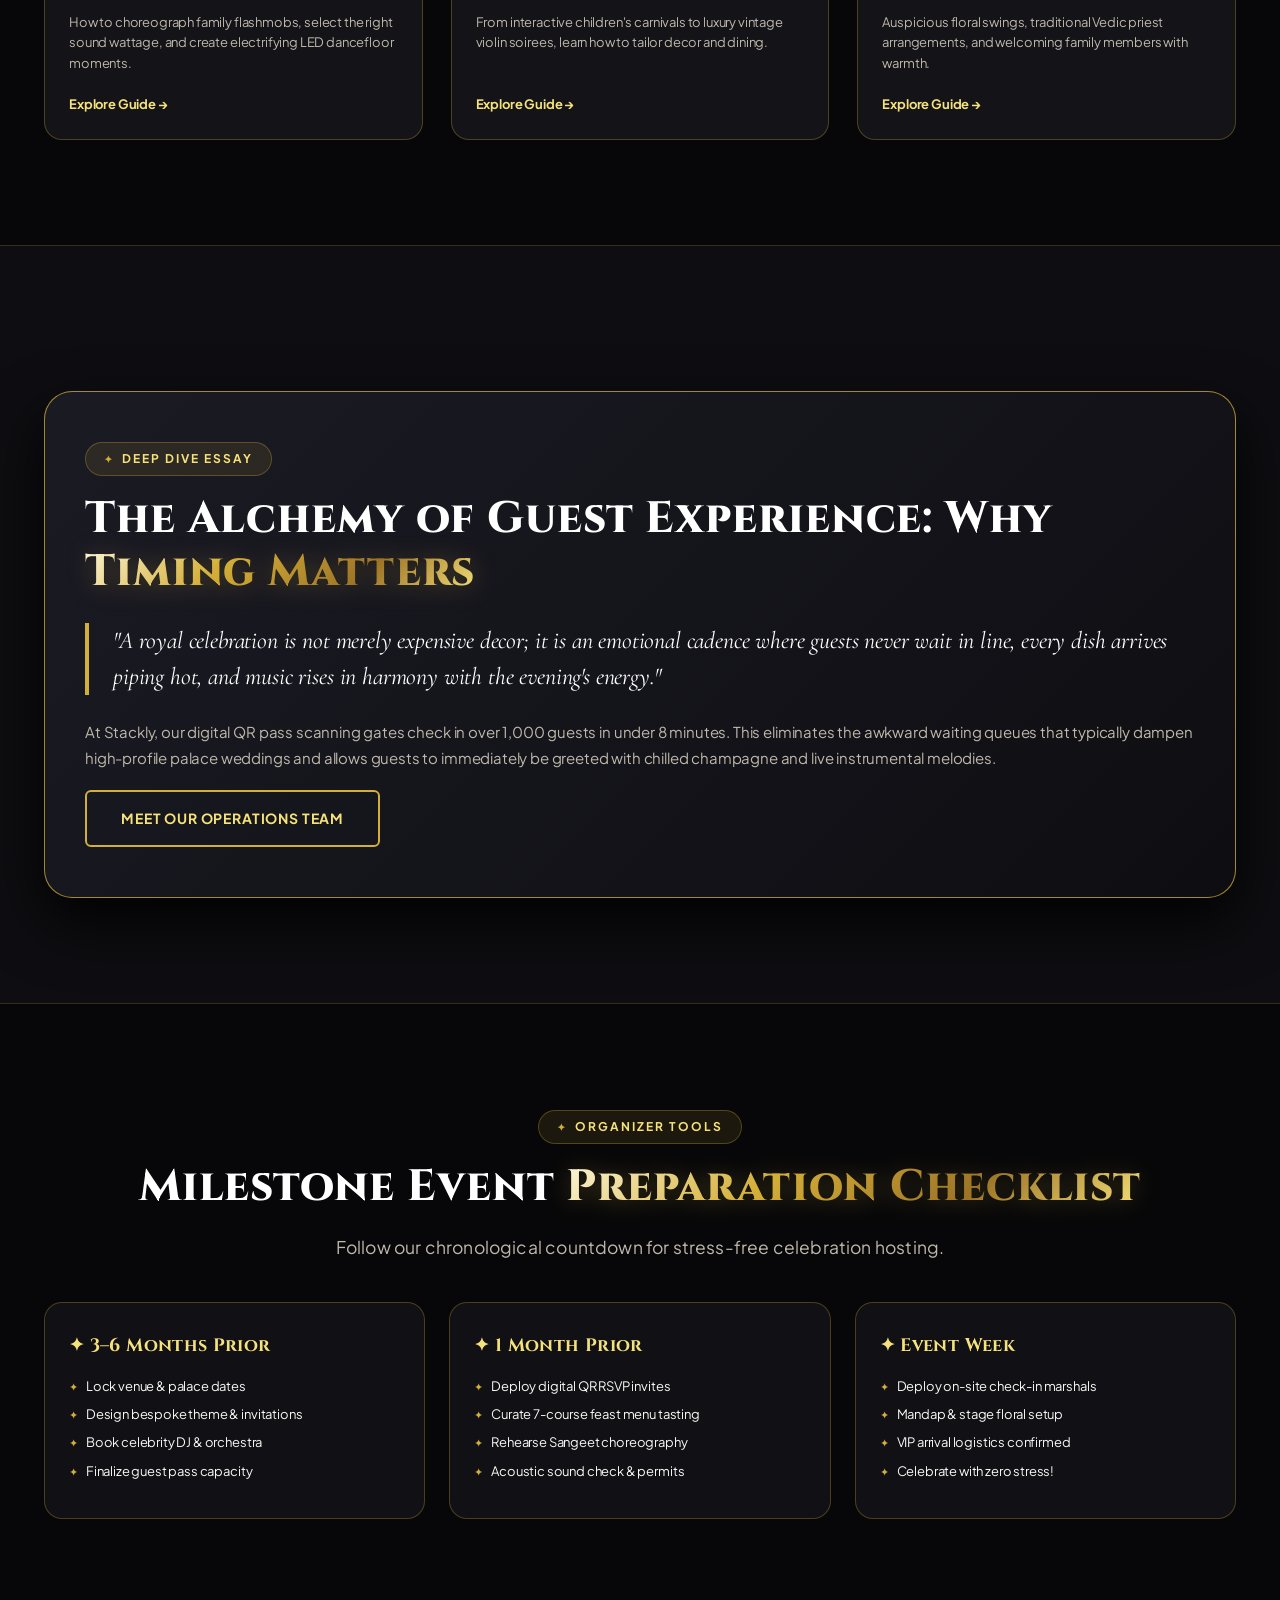
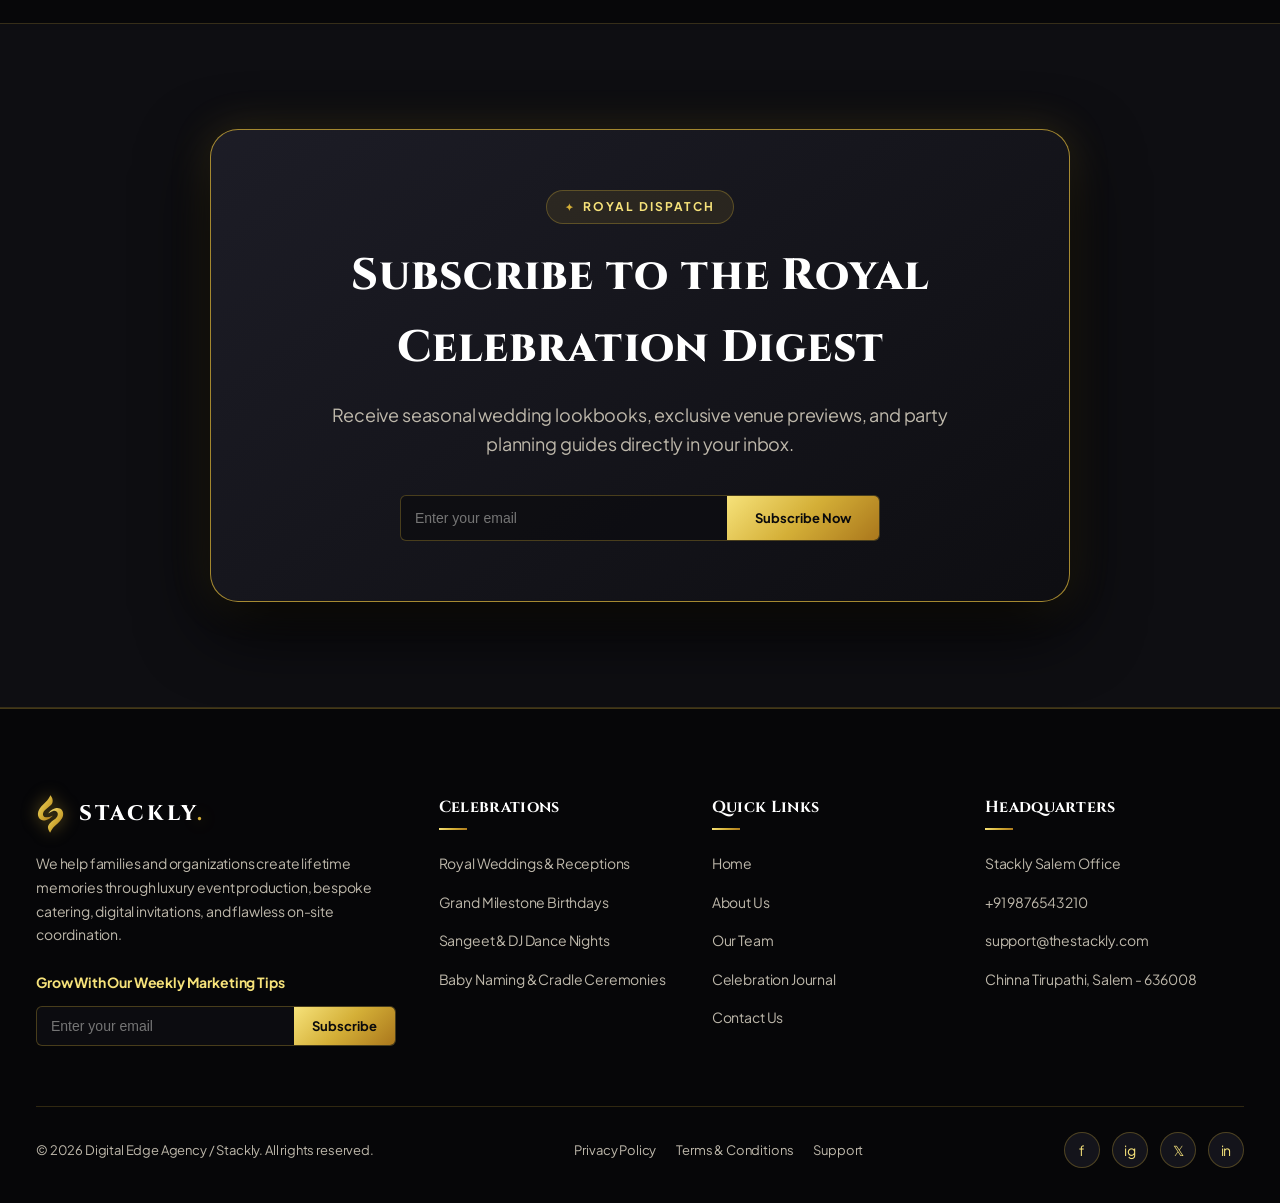
<file: blog.html>
﻿<!DOCTYPE html>
<html lang="en">
<head>
  <meta charset="UTF-8">
  <meta name="viewport" content="width=device-width, initial-scale=1.0">
  <title>Celebration Journal & Guides - Stackly Luxury Events</title>
  <meta name="description" content="Inspiration, royal wedding trends, birthday themes, Sangeet dance checklists, and baby naming ceremony guides.">

  <!-- Stylesheets (PRD Compliant) -->
  <link rel="stylesheet" href="css/variables.css">
  <link rel="stylesheet" href="css/loader.css">
  <link rel="stylesheet" href="css/navbar.css">
  <link rel="stylesheet" href="css/styles.css">
  <link rel="stylesheet" href="css/blog.css">
  <link rel="stylesheet" href="css/animations.css">
</head>
<body>

  <!-- ==========================================================================
       PRD LOADER PAGE (PAGES 4-15 COMPLIANT - BLACK & GOLD)
       ========================================================================== -->
  <div id="page-loader" class="loader-container" role="status" aria-live="polite">
    <div class="loader-logo-wrapper">
      <svg class="loader-logo-svg" xmlns="http://www.w3.org/2000/svg" viewBox="398 82 212 290" aria-label="Stackly Logo">
        <defs>
          <linearGradient id="loaderGoldGrad" x1="0%" y1="0%" x2="100%" y2="100%">
            <stop offset="0%" style="stop-color:#f6e27a"/>
            <stop offset="50%" style="stop-color:#d4af37"/>
            <stop offset="100%" style="stop-color:#aa771c"/>
          </linearGradient>
        </defs>
        <path fill="url(#loaderGoldGrad)" d="M419.713867,256.179962 C408.001251,235.739304 410.215973,215.613876 419.889709,195.679504 C426.373138,182.319229 436.255493,171.444672 446.508270,160.904480 C457.075165,150.041229 468.783997,140.348602 478.792694,128.896606 C487.411407,119.035004 494.797852,108.464394 500.031921,96.425682 C500.738983,94.799370 501.001617,92.854477 502.785980,91.712807 C503.214905,91.838028 503.879059,91.821617 504.103485,92.127670 C514.526489,106.341171 522.003967,121.483376 518.287415,139.859406 C515.933533,151.498276 508.987885,160.308563 500.296600,167.942245 C487.788574,178.928223 473.634369,187.949692 462.046570,200.037262 C456.219025,206.116135 451.191589,212.659836 449.149933,221.054688 C445.376373,236.570572 454.272034,249.198563 470.197021,250.779221 C485.241028,252.272446 499.302216,248.880798 512.632202,241.996979 C514.021362,241.279602 515.213196,239.793518 517.062500,240.547546 C517.833252,242.063324 516.690857,242.794266 515.917847,243.562866 C502.480865,256.923462 487.519073,267.973206 468.591339,271.949402 C447.923096,276.291199 431.269562,272.383606 419.713867,256.179962Z"/>
        <path fill="url(#loaderGoldGrad)" d="M536.351807,311.352905 C521.089722,325.623138 508.631836,341.451172 501.644409,361.304535 C500.580017,360.856842 499.799347,360.777496 499.458496,360.348633 C491.323975,350.113098 485.458466,338.909088 484.707672,325.531189 C484.034546,313.536499 489.236786,303.909576 496.947052,295.363251 C506.737030,284.511749 519.089050,276.702271 530.329102,267.573334 C539.676453,259.981689 548.930542,252.352356 553.649658,240.719803 C556.247925,234.315125 556.803040,227.722214 555.167542,221.122284 C551.964783,208.197189 539.399353,200.886032 526.174622,203.877502 C513.911682,206.651428 503.242737,212.702515 493.079834,219.823700 C492.039246,220.552856 491.267578,221.851700 489.661957,221.557190 C488.659760,220.289383 489.653076,219.345703 490.287292,218.480408 C503.850159,199.976334 521.506714,187.674316 544.321167,183.636948 C574.742554,178.253418 599.437622,199.883118 594.804749,234.346802 C592.539368,251.198425 583.628967,264.794067 572.581299,277.156372 C561.558105,289.491241 548.610413,299.803345 536.351807,311.352905Z"/>
      </svg>
      <div class="loader-brand-title">STACKLY<span>.</span></div>
    </div>
    <div class="loader-spinner-wrapper">
      <div class="loader-spinner"></div>
    </div>
    <div class="loader-text">Opening Royal Journal...</div>
    <div class="loader-subtext" id="loader-status">LOADING CELEBRATION STORIES...</div>
  </div>

  <!-- ==========================================================================
       100% FULL-WIDTH NAVBAR (PRD PAGES 15-17 COMPLIANT)
       ========================================================================== -->
  <header class="site-header">
    <div class="navbar-container">
      <a href="index.html" class="nav-brand" aria-label="Stackly Homepage">
        <svg class="nav-brand-logo" xmlns="http://www.w3.org/2000/svg" viewBox="398 82 212 290" aria-label="Stackly Logo"><defs><linearGradient id="goldGrad" x1="0%" y1="0%" x2="100%" y2="100%"><stop offset="0%" style="stop-color:#f6e27a"/><stop offset="50%" style="stop-color:#d4af37"/><stop offset="100%" style="stop-color:#aa771c"/></linearGradient></defs><path fill="url(#goldGrad)" d="M419.713867,256.179962 C408.001251,235.739304 410.215973,215.613876 419.889709,195.679504 C426.373138,182.319229 436.255493,171.444672 446.508270,160.904480 C457.075165,150.041229 468.783997,140.348602 478.792694,128.896606 C487.411407,119.035004 494.797852,108.464394 500.031921,96.425682 C500.738983,94.799370 501.001617,92.854477 502.785980,91.712807 C503.214905,91.838028 503.879059,91.821617 504.103485,92.127670 C514.526489,106.341171 522.003967,121.483376 518.287415,139.859406 C515.933533,151.498276 508.987885,160.308563 500.296600,167.942245 C487.788574,178.928223 473.634369,187.949692 462.046570,200.037262 C456.219025,206.116135 451.191589,212.659836 449.149933,221.054688 C445.376373,236.570572 454.272034,249.198563 470.197021,250.779221 C485.241028,252.272446 499.302216,248.880798 512.632202,241.996979 C514.021362,241.279602 515.213196,239.793518 517.062500,240.547546 C517.833252,242.063324 516.690857,242.794266 515.917847,243.562866 C502.480865,256.923462 487.519073,267.973206 468.591339,271.949402 C447.923096,276.291199 431.269562,272.383606 419.713867,256.179962Z"/><path fill="url(#goldGrad)" d="M536.351807,311.352905 C521.089722,325.623138 508.631836,341.451172 501.644409,361.304535 C500.580017,360.856842 499.799347,360.777496 499.458496,360.348633 C491.323975,350.113098 485.458466,338.909088 484.707672,325.531189 C484.034546,313.536499 489.236786,303.909576 496.947052,295.363251 C506.737030,284.511749 519.089050,276.702271 530.329102,267.573334 C539.676453,259.981689 548.930542,252.352356 553.649658,240.719803 C556.247925,234.315125 556.803040,227.722214 555.167542,221.122284 C551.964783,208.197189 539.399353,200.886032 526.174622,203.877502 C513.911682,206.651428 503.242737,212.702515 493.079834,219.823700 C492.039246,220.552856 491.267578,221.851700 489.661957,221.557190 C488.659760,220.289383 489.653076,219.345703 490.287292,218.480408 C503.850159,199.976334 521.506714,187.674316 544.321167,183.636948 C574.742554,178.253418 599.437622,199.883118 594.804749,234.346802 C592.539368,251.198425 583.628967,264.794067 572.581299,277.156372 C561.558105,289.491241 548.610413,299.803345 536.351807,311.352905Z"/></svg>
        <div class="nav-brand-text">STACKLY<span>.</span></div>
      </a>

      <nav aria-label="Main Navigation">
        <ul class="nav-menu">
          <li class="nav-item"><a href="index.html" class="nav-link">Home</a></li>
          <li class="nav-item">
            <a href="events.html" class="nav-link">
              Celebrations <span class="dropdown-indicator">▼</span>
            </a>
            <ul class="dropdown-menu">
              <li class="dropdown-item"><a href="events.html?filter=wedding">Royal Weddings</a></li>
              <li class="dropdown-item"><a href="events.html?filter=birthday">Grand Birthdays</a></li>
              <li class="dropdown-item"><a href="events.html?filter=dance">Sangeet & Dance Nights</a></li>
              <li class="dropdown-item"><a href="events.html?filter=baby-naming">Baby Naming Ceremonies</a></li>
            </ul>
          </li>
          <li class="nav-item"><a href="about.html" class="nav-link">About Us</a></li>
          <li class="nav-item"><a href="team.html" class="nav-link">Team</a></li>
          <li class="nav-item"><a href="blog.html" class="nav-link active">Journal</a></li>
          <li class="nav-item"><a href="contact.html" class="nav-link">Contact</a></li>
        </ul>
      </nav>

      <div class="nav-actions">
        <a href="events.html" class="btn-book">Book Celebration</a>
        <a href="login.html" class="btn-login">Login</a>
      </div>

      <button class="hamburger-btn" id="hamburger-btn" aria-label="Open mobile menu">
        <div class="hamburger-icon">
          <span></span>
          <span></span>
          <span></span>
        </div>
      </button>
    </div>
  </header>

  <!-- MOBILE DRAWER (PRD IMAGE 1) -->
  <div class="mobile-overlay" id="mobile-overlay"></div>
  <aside class="mobile-drawer" id="mobile-drawer">
    <div class="drawer-header">
      <div class="nav-brand">
        <svg class="nav-brand-logo" xmlns="http://www.w3.org/2000/svg" viewBox="398 82 212 290" aria-label="Stackly Logo"><defs><linearGradient id="goldGrad" x1="0%" y1="0%" x2="100%" y2="100%"><stop offset="0%" style="stop-color:#f6e27a"/><stop offset="50%" style="stop-color:#d4af37"/><stop offset="100%" style="stop-color:#aa771c"/></linearGradient></defs><path fill="url(#goldGrad)" d="M419.713867,256.179962 C408.001251,235.739304 410.215973,215.613876 419.889709,195.679504 C426.373138,182.319229 436.255493,171.444672 446.508270,160.904480 C457.075165,150.041229 468.783997,140.348602 478.792694,128.896606 C487.411407,119.035004 494.797852,108.464394 500.031921,96.425682 C500.738983,94.799370 501.001617,92.854477 502.785980,91.712807 C503.214905,91.838028 503.879059,91.821617 504.103485,92.127670 C514.526489,106.341171 522.003967,121.483376 518.287415,139.859406 C515.933533,151.498276 508.987885,160.308563 500.296600,167.942245 C487.788574,178.928223 473.634369,187.949692 462.046570,200.037262 C456.219025,206.116135 451.191589,212.659836 449.149933,221.054688 C445.376373,236.570572 454.272034,249.198563 470.197021,250.779221 C485.241028,252.272446 499.302216,248.880798 512.632202,241.996979 C514.021362,241.279602 515.213196,239.793518 517.062500,240.547546 C517.833252,242.063324 516.690857,242.794266 515.917847,243.562866 C502.480865,256.923462 487.519073,267.973206 468.591339,271.949402 C447.923096,276.291199 431.269562,272.383606 419.713867,256.179962Z"/><path fill="url(#goldGrad)" d="M536.351807,311.352905 C521.089722,325.623138 508.631836,341.451172 501.644409,361.304535 C500.580017,360.856842 499.799347,360.777496 499.458496,360.348633 C491.323975,350.113098 485.458466,338.909088 484.707672,325.531189 C484.034546,313.536499 489.236786,303.909576 496.947052,295.363251 C506.737030,284.511749 519.089050,276.702271 530.329102,267.573334 C539.676453,259.981689 548.930542,252.352356 553.649658,240.719803 C556.247925,234.315125 556.803040,227.722214 555.167542,221.122284 C551.964783,208.197189 539.399353,200.886032 526.174622,203.877502 C513.911682,206.651428 503.242737,212.702515 493.079834,219.823700 C492.039246,220.552856 491.267578,221.851700 489.661957,221.557190 C488.659760,220.289383 489.653076,219.345703 490.287292,218.480408 C503.850159,199.976334 521.506714,187.674316 544.321167,183.636948 C574.742554,178.253418 599.437622,199.883118 594.804749,234.346802 C592.539368,251.198425 583.628967,264.794067 572.581299,277.156372 C561.558105,289.491241 548.610413,299.803345 536.351807,311.352905Z"/></svg>
        <div class="nav-brand-text" style="font-size: 20px;">STACKLY<span>.</span></div>
      </div>
      <button class="drawer-close-btn" id="drawer-close-btn">✕</button>
    </div>

    <div class="drawer-search-box">
      <div class="drawer-search-title">Search Now!</div>
      <form class="drawer-search-form" id="drawer-search-form">
        <input type="text" class="drawer-search-input" placeholder="Search here..." required>
        <button type="submit" class="drawer-search-btn">
          <svg width="15" height="15" viewBox="0 0 24 24" fill="none" stroke="currentColor" stroke-width="2.5"><circle cx="11" cy="11" r="8"></circle><line x1="21" y1="21" x2="16.65" y2="16.65"></line></svg>
        </button>
      </form>
    </div>

    <ul class="drawer-nav">
      <li class="drawer-nav-item"><a href="index.html" class="drawer-nav-link">Home</a></li>
      <li class="drawer-nav-item"><a href="events.html" class="drawer-nav-link">Celebrations</a></li>
      <li class="drawer-nav-item"><a href="about.html" class="drawer-nav-link">About Us</a></li>
      <li class="drawer-nav-item"><a href="team.html" class="drawer-nav-link">Our Team</a></li>
      <li class="drawer-nav-item"><a href="blog.html" class="drawer-nav-link active">Journal</a></li>
      <li class="drawer-nav-item"><a href="contact.html" class="drawer-nav-link">Contact</a></li>
    </ul>

        <!-- PRD Mobile Drawer: Login & Action Buttons -->
    <div class="drawer-actions">
      <a href="login.html" class="btn-login drawer-btn-login">
        <svg width="15" height="15" viewBox="0 0 24 24" fill="none" stroke="currentColor" stroke-width="2"><path d="M15 3h4a2 2 0 0 1 2 2v14a2 2 0 0 1-2 2h-4"></path><polyline points="10 17 15 12 10 7"></polyline><line x1="15" y1="12" x2="3" y2="12"></line></svg>
        <span>Login</span>
      </a>
      <a href="events.html" class="btn-book drawer-btn-book">Book Celebration</a>
      <button class="drawer-logout-btn btn-dash-logout" style="display: none;" aria-label="Log out of account">
        <svg width="14" height="14" viewBox="0 0 24 24" fill="none" stroke="currentColor" stroke-width="2"><path d="M9 21H5a2 2 0 0 1-2-2V5a2 2 0 0 1 2-2h4"></path><polyline points="16 17 21 12 16 7"></polyline><line x1="21" y1="12" x2="9" y2="12"></line></svg>
        <span>Log Out</span>
      </button>
    </div>

<div class="drawer-contact-card">
      <div class="drawer-contact-title">Contact Info</div>
      <div class="drawer-contact-item">
        <span class="drawer-contact-label">Phone</span>
        <a href="tel:+919876543210">+91 9876543210</a>
      </div>
      <div class="drawer-contact-item">
        <span class="drawer-contact-label">Email</span>
        <a href="mailto:support@thestackly.com">support@thestackly.com</a>
      </div>
      <div class="drawer-contact-item">
        <span class="drawer-contact-label">Location</span>
        <span>Stackly, Salem</span>
      </div>
    </div>
  </aside>

  <main>
    <!-- ==========================================================================
         SECTION 1: HERO & FEATURED EDITORIAL STORY
         ========================================================================== -->
    <section class="blog-hero" data-animate="fade" data-duration="1000">
      <div class="container">
        <span class="section-badge">ROYAL JOURNAL</span>
        <h1 class="blog-hero-title">Celebration <span class="gold-text">Chronicles</span></h1>
        <p class="blog-hero-desc">
          Curated trends, planning roadmaps, and behind-the-scenes artistry from Stackly’s master curators.
        </p>
        <div class="breadcrumb-nav">
          <a href="index.html">Home</a>
          <span class="breadcrumb-separator">&gt;</span>
          <span class="breadcrumb-current">Celebration Journal</span>
        </div>

        <!-- Featured Story -->
        <article class="blog-featured-article">
          <div class="featured-article-cover">
            <img src="assets/img-1519741497674-611481863552.webp" alt="Royal Wedding Mandap Trends">
          </div>
          <div class="featured-article-content">
            <div class="article-meta-row">
              <span>✦ WEDDING ARCHITECTURE</span>
              <span>•</span>
              <span>OCTOBER 2026</span>
              <span>•</span>
              <span>6 MIN READ</span>
            </div>
            <h2 class="article-heading">The Return of Grand Floral Mandaps: 2026 Royal Wedding Trends</h2>
            <p class="article-excerpt">
              Discover how contemporary royal weddings are embracing hand-sculpted stone arches interwoven with night-blooming jasmine, cascading orchids, and warm golden illumination.
            </p>
            <div>
              <a href="contact.html" class="btn btn-primary" style="padding: 12px 26px; min-height: 44px;">Read Full Story →</a>
            </div>
          </div>
        </article>
      </div>
    </section>

    <!-- ==========================================================================
         SECTION 2: CELEBRATION GUIDES GRID
         Weddings, Birthdays, Dance, Baby Naming
         ========================================================================== -->
    <section class="section" data-animate="fade-up" data-duration="800">
      <div class="container">
        <div style="text-align: center;">
          <span class="section-badge">PLANNING ESSENTIALS</span>
          <h2 class="section-title">Milestone Guides &amp; <span class="gold-text">Inspirations</span></h2>
          <p class="section-subtitle" style="margin: 0 auto;">Expert advice to ensure your celebration flows effortlessly from concept to the final dance.</p>
        </div>

        <div class="blog-articles-grid">
          <!-- Article 1: Sangeet -->
          <article class="article-card">
            <div class="article-thumbnail">
              <img src="assets/img-1516450360452-9312f5e86fc7.webp" alt="Sangeet Dance Night">
            </div>
            <div class="article-body">
              <div class="article-meta-row">
                <span>DANCE &amp; SANGEET</span>
                <span>•</span>
                <span>4 MIN READ</span>
              </div>
              <h3 class="article-title">The Ultimate 2026 Sangeet Playbook: Choreography to DJ Drops</h3>
              <p class="article-desc">How to choreograph family flashmobs, select the right sound wattage, and create electrifying LED dancefloor moments.</p>
              <a href="contact.html" style="font-size: 13px; font-weight: 700; color: var(--color-accent-gold-light);">Explore Guide →</a>
            </div>
          </article>

          <!-- Article 2: Birthday -->
          <article class="article-card">
            <div class="article-thumbnail">
              <img src="assets/img-1464349095431-e9a21285b5f3.webp" alt="Birthday Themes">
            </div>
            <div class="article-body">
              <div class="article-meta-row">
                <span>BIRTHDAY GALAS</span>
                <span>•</span>
                <span>5 MIN READ</span>
              </div>
              <h3 class="article-title">1st Birthday to Golden 50th: The Art of Milestone Storytelling</h3>
              <p class="article-desc">From interactive children's carnivals to luxury vintage violin soirees, learn how to tailor decor and dining.</p>
              <a href="contact.html" style="font-size: 13px; font-weight: 700; color: var(--color-accent-gold-light);">Explore Guide →</a>
            </div>
          </article>

          <!-- Article 3: Baby Naming -->
          <article class="article-card">
            <div class="article-thumbnail">
              <img src="assets/img-1519689680058-324335c77eba.webp" alt="Baby Naming Ceremony">
            </div>
            <div class="article-body">
              <div class="article-meta-row">
                <span>BABY NAMING</span>
                <span>•</span>
                <span>4 MIN READ</span>
              </div>
              <h3 class="article-title">Sacred Cradle Ceremonies: Honoring Traditions with Modern Grace</h3>
              <p class="article-desc">Auspicious floral swings, traditional Vedic priest arrangements, and welcoming family members with warmth.</p>
              <a href="contact.html" style="font-size: 13px; font-weight: 700; color: var(--color-accent-gold-light);">Explore Guide →</a>
            </div>
          </article>
        </div>
      </div>
    </section>

    <!-- ==========================================================================
         SECTION 3: CURATOR'S IN-DEPTH DEEP DIVE
         ========================================================================== -->
    <section class="section section-alt" data-animate="fade-up" data-duration="800">
      <div class="container">
        <div class="deep-dive-box">
          <span class="section-badge">DEEP DIVE ESSAY</span>
          <h2 class="section-title">The Alchemy of Guest Experience: Why <span class="gold-text">Timing Matters</span></h2>
          <div class="deep-dive-quote">
            "A royal celebration is not merely expensive decor; it is an emotional cadence where guests never wait in line, every dish arrives piping hot, and music rises in harmony with the evening's energy."
          </div>
          <p style="font-size: 15px; color: var(--color-text-secondary); line-height: 1.7; margin-bottom: 20px;">
            At Stackly, our digital QR pass scanning gates check in over 1,000 guests in under 8 minutes. This eliminates the awkward waiting queues that typically dampen high-profile palace weddings and allows guests to immediately be greeted with chilled champagne and live instrumental melodies.
          </p>
          <a href="team.html" class="btn btn-secondary">Meet Our Operations Team</a>
        </div>
      </div>
    </section>

    <!-- ==========================================================================
         SECTION 4: CELEBRATION PLANNING CHECKLIST
         ========================================================================== -->
    <section class="section" data-animate="fade-up" data-duration="800">
      <div class="container">
        <div style="text-align: center;">
          <span class="section-badge">ORGANIZER TOOLS</span>
          <h2 class="section-title">Milestone Event <span class="gold-text">Preparation Checklist</span></h2>
          <p class="section-subtitle" style="margin: 0 auto;">Follow our chronological countdown for stress-free celebration hosting.</p>
        </div>

        <div class="checklist-grid">
          <div class="checklist-card">
            <h4>✦ 3–6 Months Prior</h4>
            <ul class="checklist-items">
              <li>Lock venue &amp; palace dates</li>
              <li>Design bespoke theme &amp; invitations</li>
              <li>Book celebrity DJ &amp; orchestra</li>
              <li>Finalize guest pass capacity</li>
            </ul>
          </div>

          <div class="checklist-card">
            <h4>✦ 1 Month Prior</h4>
            <ul class="checklist-items">
              <li>Deploy digital QR RSVP invites</li>
              <li>Curate 7-course feast menu tasting</li>
              <li>Rehearse Sangeet choreography</li>
              <li>Acoustic sound check &amp; permits</li>
            </ul>
          </div>

          <div class="checklist-card">
            <h4>✦ Event Week</h4>
            <ul class="checklist-items">
              <li>Deploy on-site check-in marshals</li>
              <li>Mandap &amp; stage floral setup</li>
              <li>VIP arrival logistics confirmed</li>
              <li>Celebrate with zero stress!</li>
            </ul>
          </div>
        </div>
      </div>
    </section>

    <!-- ==========================================================================
         SECTION 5: VIP NEWSLETTER & ROYAL DIGEST CTA
         ========================================================================== -->
    <section class="section section-alt" data-animate="fade-up" data-duration="800" style="text-align: center;">
      <div class="container">
        <div class="cta-box">
          <span class="section-badge">ROYAL DISPATCH</span>
          <h2 class="cta-title">Subscribe to the <span class="gold-text">Royal Celebration Digest</span></h2>
          <p class="cta-desc">
            Receive seasonal wedding lookbooks, exclusive venue previews, and party planning guides directly in your inbox.
          </p>
          <form class="footer-newsletter-form" style="max-width: 480px; margin: 0 auto;">
            <input type="email" class="footer-newsletter-input" placeholder="Enter your email" required aria-label="Newsletter input">
            <button type="submit" class="footer-newsletter-btn" style="padding: 14px 28px;">Subscribe Now</button>
          </form>
        </div>
      </div>
    </section>
  </main>

  <!-- 100% Full-Width Footer -->
  <footer class="site-footer">
    <div class="footer-container">
      <div class="footer-top">
        <div class="footer-brand">
          <div class="nav-brand" style="margin-bottom: 8px;">
            <svg class="nav-brand-logo" xmlns="http://www.w3.org/2000/svg" viewBox="398 82 212 290" aria-label="Stackly Logo"><defs><linearGradient id="goldGrad" x1="0%" y1="0%" x2="100%" y2="100%"><stop offset="0%" style="stop-color:#f6e27a"/><stop offset="50%" style="stop-color:#d4af37"/><stop offset="100%" style="stop-color:#aa771c"/></linearGradient></defs><path fill="url(#goldGrad)" d="M419.713867,256.179962 C408.001251,235.739304 410.215973,215.613876 419.889709,195.679504 C426.373138,182.319229 436.255493,171.444672 446.508270,160.904480 C457.075165,150.041229 468.783997,140.348602 478.792694,128.896606 C487.411407,119.035004 494.797852,108.464394 500.031921,96.425682 C500.738983,94.799370 501.001617,92.854477 502.785980,91.712807 C503.214905,91.838028 503.879059,91.821617 504.103485,92.127670 C514.526489,106.341171 522.003967,121.483376 518.287415,139.859406 C515.933533,151.498276 508.987885,160.308563 500.296600,167.942245 C487.788574,178.928223 473.634369,187.949692 462.046570,200.037262 C456.219025,206.116135 451.191589,212.659836 449.149933,221.054688 C445.376373,236.570572 454.272034,249.198563 470.197021,250.779221 C485.241028,252.272446 499.302216,248.880798 512.632202,241.996979 C514.021362,241.279602 515.213196,239.793518 517.062500,240.547546 C517.833252,242.063324 516.690857,242.794266 515.917847,243.562866 C502.480865,256.923462 487.519073,267.973206 468.591339,271.949402 C447.923096,276.291199 431.269562,272.383606 419.713867,256.179962Z"/><path fill="url(#goldGrad)" d="M536.351807,311.352905 C521.089722,325.623138 508.631836,341.451172 501.644409,361.304535 C500.580017,360.856842 499.799347,360.777496 499.458496,360.348633 C491.323975,350.113098 485.458466,338.909088 484.707672,325.531189 C484.034546,313.536499 489.236786,303.909576 496.947052,295.363251 C506.737030,284.511749 519.089050,276.702271 530.329102,267.573334 C539.676453,259.981689 548.930542,252.352356 553.649658,240.719803 C556.247925,234.315125 556.803040,227.722214 555.167542,221.122284 C551.964783,208.197189 539.399353,200.886032 526.174622,203.877502 C513.911682,206.651428 503.242737,212.702515 493.079834,219.823700 C492.039246,220.552856 491.267578,221.851700 489.661957,221.557190 C488.659760,220.289383 489.653076,219.345703 490.287292,218.480408 C503.850159,199.976334 521.506714,187.674316 544.321167,183.636948 C574.742554,178.253418 599.437622,199.883118 594.804749,234.346802 C592.539368,251.198425 583.628967,264.794067 572.581299,277.156372 C561.558105,289.491241 548.610413,299.803345 536.351807,311.352905Z"/></svg>
            <div class="nav-brand-text" style="font-size: 21px;">STACKLY<span>.</span></div>
          </div>
          <p>
            We help families and organizations create lifetime memories through luxury event production, bespoke catering, digital invitations, and flawless on-site coordination.
          </p>
          <div class="footer-newsletter-title">Grow With Our Weekly Marketing Tips</div>
          <form class="footer-newsletter-form">
            <input type="email" class="footer-newsletter-input" placeholder="Enter your email" required aria-label="Newsletter email">
            <button type="submit" class="footer-newsletter-btn">Subscribe</button>
          </form>
        </div>

        <div>
          <h4 class="footer-col-title">Celebrations</h4>
          <ul class="footer-links">
            <li><a href="events.html?filter=wedding">Royal Weddings & Receptions</a></li>
            <li><a href="events.html?filter=birthday">Grand Milestone Birthdays</a></li>
            <li><a href="events.html?filter=dance">Sangeet & DJ Dance Nights</a></li>
            <li><a href="events.html?filter=baby-naming">Baby Naming & Cradle Ceremonies</a></li>
          </ul>
        </div>

        <div>
          <h4 class="footer-col-title">Quick Links</h4>
          <ul class="footer-links">
            <li><a href="index.html">Home</a></li>
            <li><a href="about.html">About Us</a></li>
            <li><a href="team.html">Our Team</a></li>
            <li><a href="blog.html">Celebration Journal</a></li>
            <li><a href="contact.html">Contact Us</a></li>
          </ul>
        </div>

        <div>
          <h4 class="footer-col-title">Headquarters</h4>
          <ul class="footer-links">
            <li><a href="contact.html">Stackly Salem Office</a></li>
            <li><a href="tel:+919876543210">+91 9876543210</a></li>
            <li><a href="mailto:support@thestackly.com">support@thestackly.com</a></li>
            <li><a href="contact.html#salem-map-section">Chinna Tirupathi, Salem - 636008</a></li>
          </ul>
        </div>
      </div>

      <div class="footer-bottom">
        <div class="footer-copyright">
          © 2026 Digital Edge Agency / Stackly. All rights reserved.
        </div>
        <div class="footer-legal-links">
          <a href="404.html">Privacy Policy</a>
          <a href="404.html">Terms & Conditions</a>
          <a href="contact.html">Support</a>
        </div>
        <div class="footer-socials">
          <a href="https://facebook.com" class="footer-social-link" target="_blank" rel="noopener">f</a>
          <a href="https://instagram.com" class="footer-social-link" target="_blank" rel="noopener">ig</a>
          <a href="https://x.com" class="footer-social-link" target="_blank" rel="noopener">𝕏</a>
          <a href="https://linkedin.com" class="footer-social-link" target="_blank" rel="noopener">in</a>
        </div>
      </div>
    </div>
  </footer>

  <script src="js/loader.js"></script>
  <script src="js/navbar.js"></script>
  <script src="js/main.js"></script>
  <script src="js/auth.js"></script>
  <script src="js/animations.js"></script>
</body>
</html>
</file>
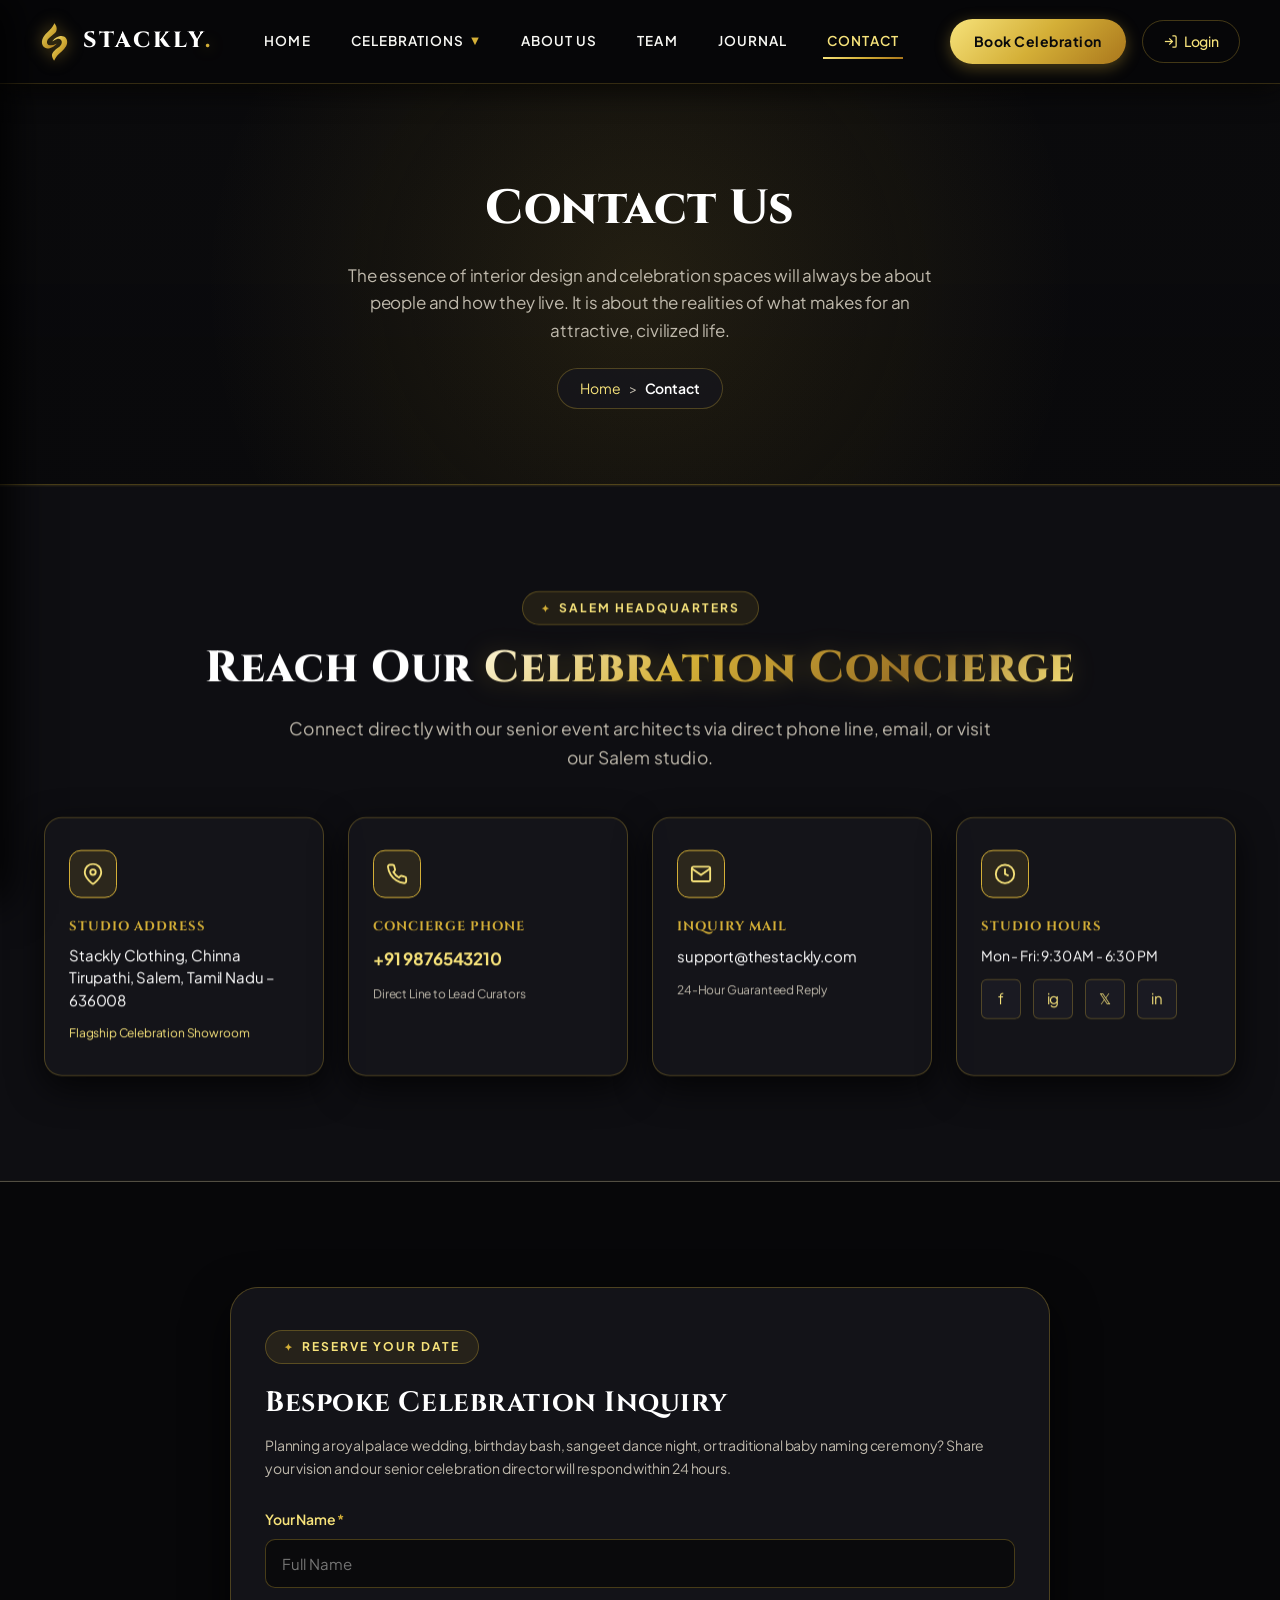
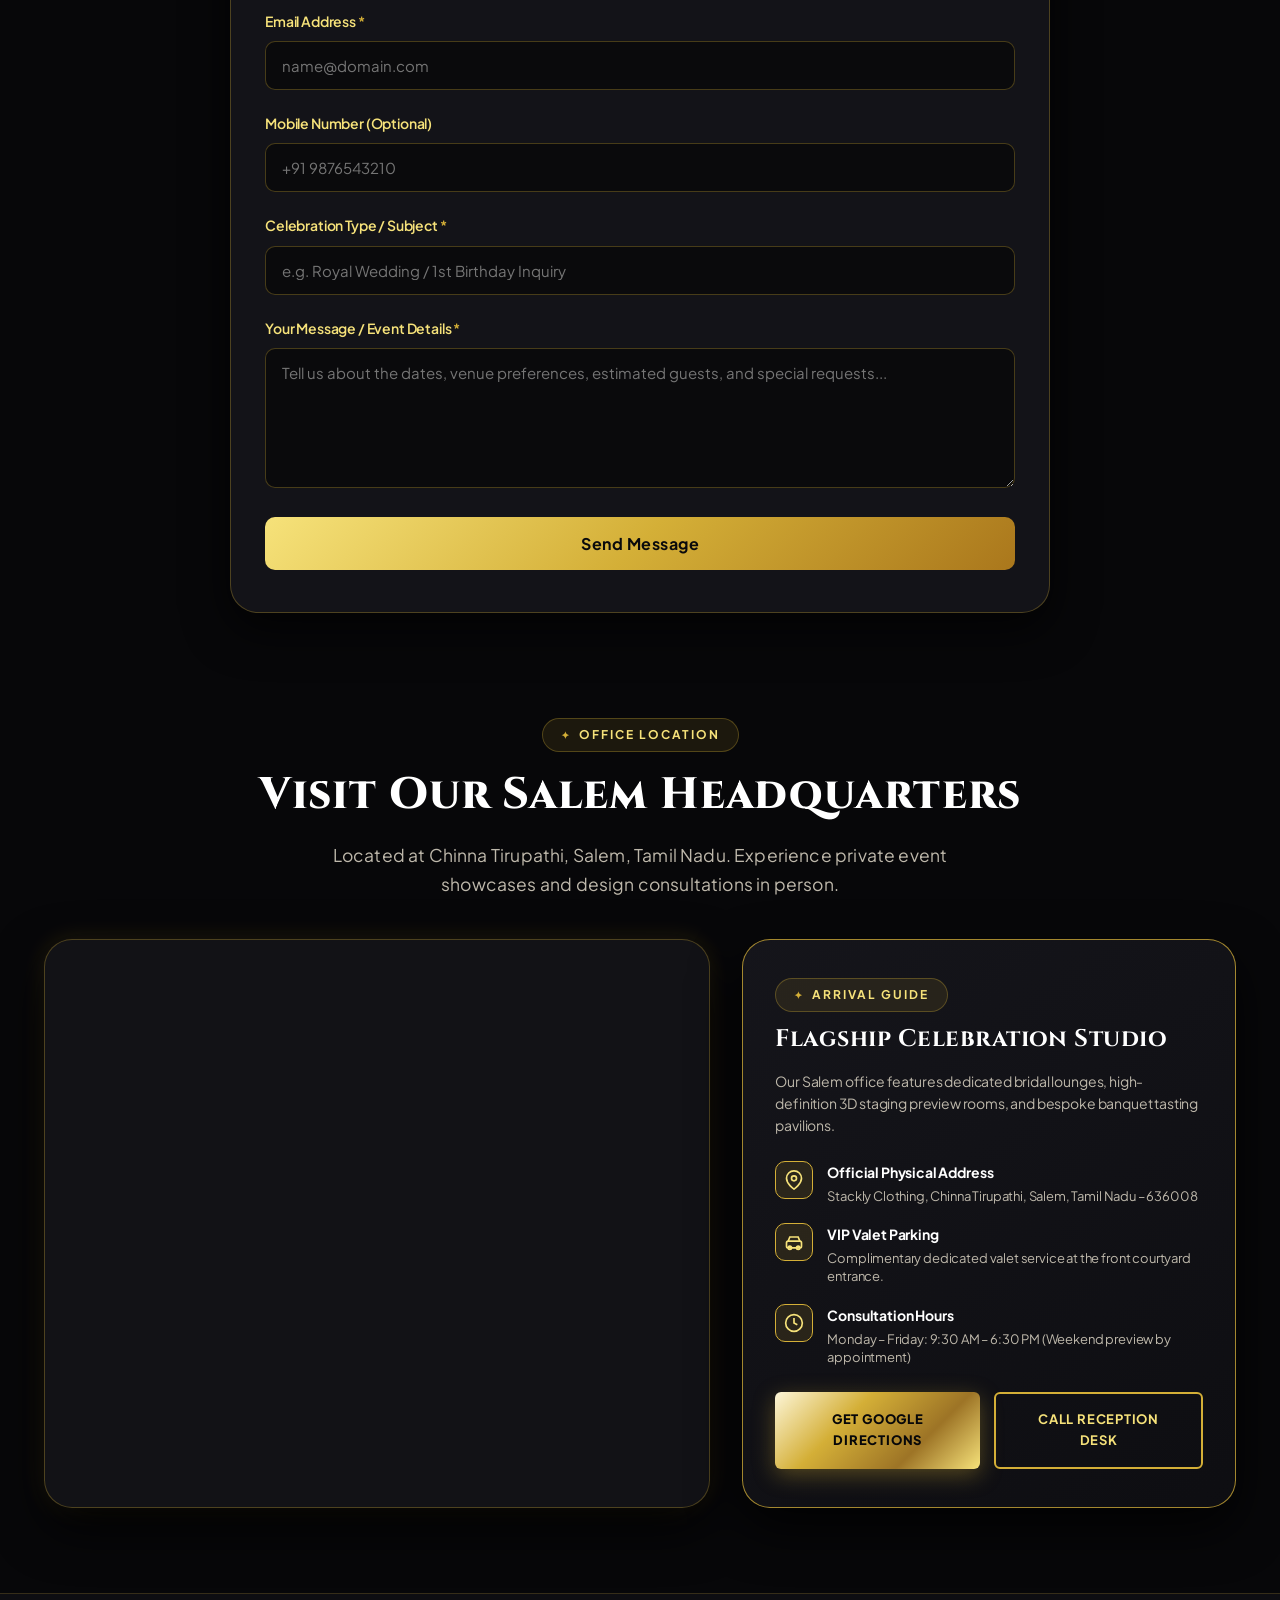
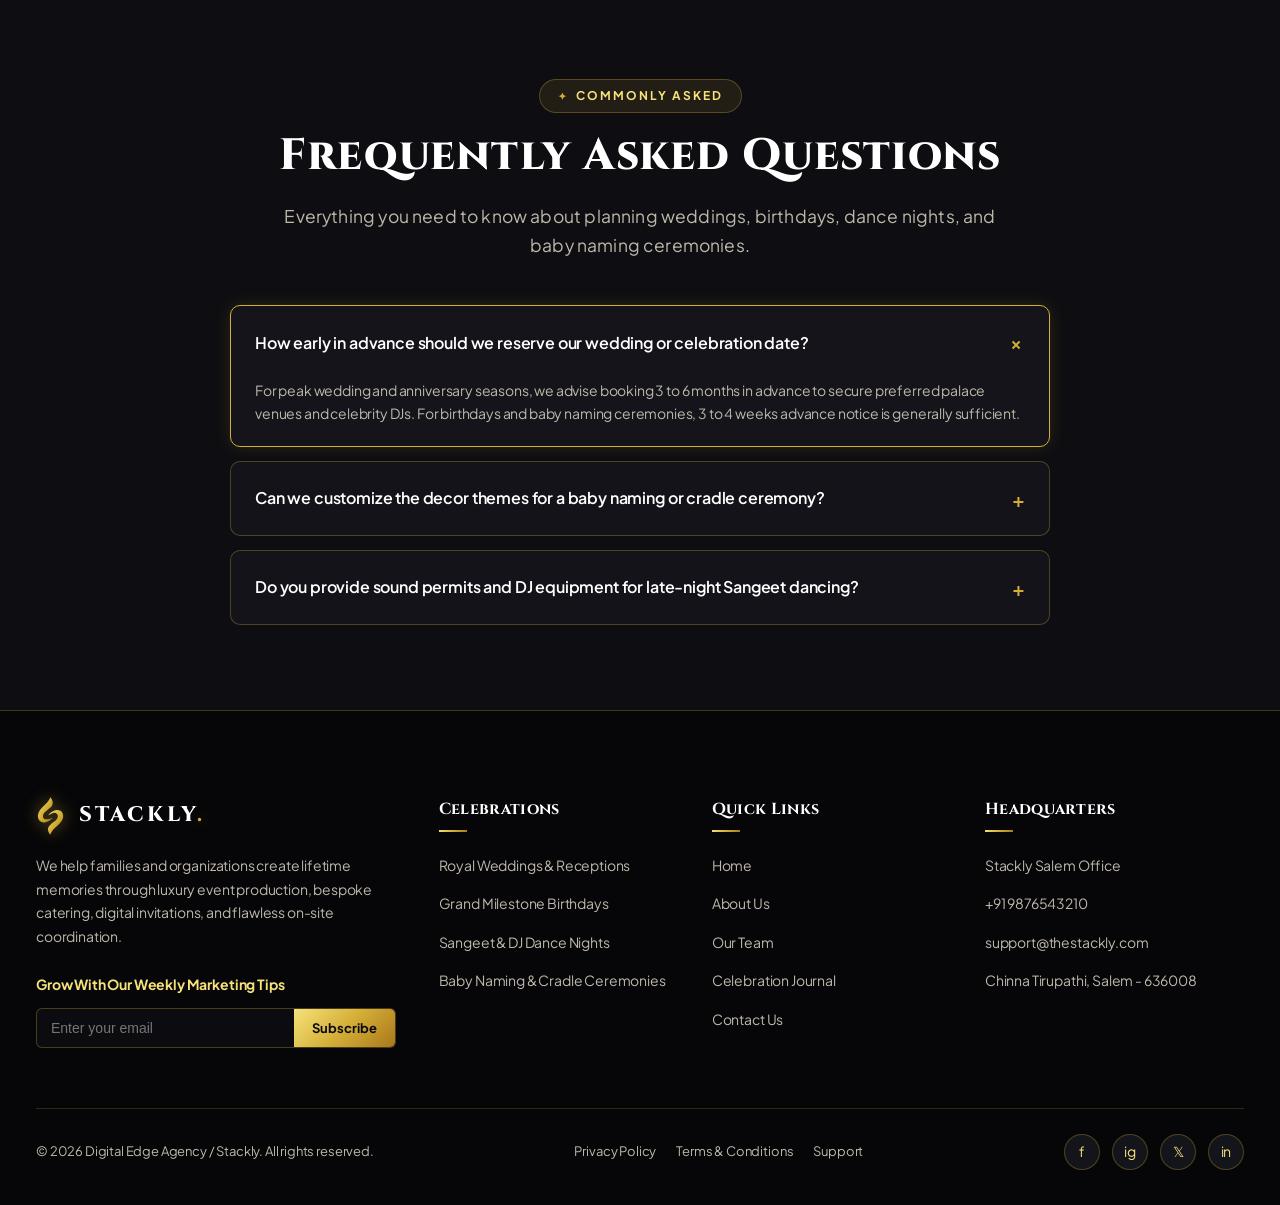
<file: contact.html>
﻿<!DOCTYPE html>
<html lang="en">
<head>
  <meta charset="UTF-8">
  <meta name="viewport" content="width=device-width, initial-scale=1.0">
  <title>Contact Us - Stackly Luxury Celebrations &amp; Events</title>
  <meta name="description" content="Reach out to Stackly's luxury celebration architects at our Salem headquarters or submit a bespoke celebration inquiry online.">

  <!-- Stylesheets (PRD Compliant) -->
  <link rel="stylesheet" href="css/variables.css">
  <link rel="stylesheet" href="css/loader.css">
  <link rel="stylesheet" href="css/navbar.css">
  <link rel="stylesheet" href="css/styles.css">
  <link rel="stylesheet" href="css/contact.css">
  <link rel="stylesheet" href="css/animations.css">
</head>
<body>

  <!-- ==========================================================================
       PRD LOADER PAGE (PAGES 4-15 COMPLIANT - BLACK & GOLD)
       ========================================================================== -->
  <div id="page-loader" class="loader-container" role="status" aria-live="polite">
    <div class="loader-logo-wrapper">
      <svg class="loader-logo-svg" xmlns="http://www.w3.org/2000/svg" viewBox="398 82 212 290" aria-label="Stackly Logo">
        <defs>
          <linearGradient id="loaderGoldGrad" x1="0%" y1="0%" x2="100%" y2="100%">
            <stop offset="0%" style="stop-color:#f6e27a"/>
            <stop offset="50%" style="stop-color:#d4af37"/>
            <stop offset="100%" style="stop-color:#aa771c"/>
          </linearGradient>
        </defs>
        <path fill="url(#loaderGoldGrad)" d="M419.713867,256.179962 C408.001251,235.739304 410.215973,215.613876 419.889709,195.679504 C426.373138,182.319229 436.255493,171.444672 446.508270,160.904480 C457.075165,150.041229 468.783997,140.348602 478.792694,128.896606 C487.411407,119.035004 494.797852,108.464394 500.031921,96.425682 C500.738983,94.799370 501.001617,92.854477 502.785980,91.712807 C503.214905,91.838028 503.879059,91.821617 504.103485,92.127670 C514.526489,106.341171 522.003967,121.483376 518.287415,139.859406 C515.933533,151.498276 508.987885,160.308563 500.296600,167.942245 C487.788574,178.928223 473.634369,187.949692 462.046570,200.037262 C456.219025,206.116135 451.191589,212.659836 449.149933,221.054688 C445.376373,236.570572 454.272034,249.198563 470.197021,250.779221 C485.241028,252.272446 499.302216,248.880798 512.632202,241.996979 C514.021362,241.279602 515.213196,239.793518 517.062500,240.547546 C517.833252,242.063324 516.690857,242.794266 515.917847,243.562866 C502.480865,256.923462 487.519073,267.973206 468.591339,271.949402 C447.923096,276.291199 431.269562,272.383606 419.713867,256.179962Z"/>
        <path fill="url(#loaderGoldGrad)" d="M536.351807,311.352905 C521.089722,325.623138 508.631836,341.451172 501.644409,361.304535 C500.580017,360.856842 499.799347,360.777496 499.458496,360.348633 C491.323975,350.113098 485.458466,338.909088 484.707672,325.531189 C484.034546,313.536499 489.236786,303.909576 496.947052,295.363251 C506.737030,284.511749 519.089050,276.702271 530.329102,267.573334 C539.676453,259.981689 548.930542,252.352356 553.649658,240.719803 C556.247925,234.315125 556.803040,227.722214 555.167542,221.122284 C551.964783,208.197189 539.399353,200.886032 526.174622,203.877502 C513.911682,206.651428 503.242737,212.702515 493.079834,219.823700 C492.039246,220.552856 491.267578,221.851700 489.661957,221.557190 C488.659760,220.289383 489.653076,219.345703 490.287292,218.480408 C503.850159,199.976334 521.506714,187.674316 544.321167,183.636948 C574.742554,178.253418 599.437622,199.883118 594.804749,234.346802 C592.539368,251.198425 583.628967,264.794067 572.581299,277.156372 C561.558105,289.491241 548.610413,299.803345 536.351807,311.352905Z"/>
      </svg>
      <div class="loader-brand-title">STACKLY<span>.</span></div>
    </div>
    <div class="loader-spinner-wrapper">
      <div class="loader-spinner"></div>
    </div>
    <div class="loader-text">Loading Concierge Desk...</div>
    <div class="loader-subtext" id="loader-status">CONNECTING TO STACKLY SALEM HEADQUARTERS...</div>
  </div>

  <!-- ==========================================================================
       100% FULL-WIDTH NAVBAR (PRD PAGES 15-17 COMPLIANT)
       ========================================================================== -->
  <header class="site-header">
    <div class="navbar-container">
      <a href="index.html" class="nav-brand" aria-label="Stackly Homepage">
        <svg class="nav-brand-logo" xmlns="http://www.w3.org/2000/svg" viewBox="398 82 212 290" aria-label="Stackly Logo"><defs><linearGradient id="goldGrad" x1="0%" y1="0%" x2="100%" y2="100%"><stop offset="0%" style="stop-color:#f6e27a"/><stop offset="50%" style="stop-color:#d4af37"/><stop offset="100%" style="stop-color:#aa771c"/></linearGradient></defs><path fill="url(#goldGrad)" d="M419.713867,256.179962 C408.001251,235.739304 410.215973,215.613876 419.889709,195.679504 C426.373138,182.319229 436.255493,171.444672 446.508270,160.904480 C457.075165,150.041229 468.783997,140.348602 478.792694,128.896606 C487.411407,119.035004 494.797852,108.464394 500.031921,96.425682 C500.738983,94.799370 501.001617,92.854477 502.785980,91.712807 C503.214905,91.838028 503.879059,91.821617 504.103485,92.127670 C514.526489,106.341171 522.003967,121.483376 518.287415,139.859406 C515.933533,151.498276 508.987885,160.308563 500.296600,167.942245 C487.788574,178.928223 473.634369,187.949692 462.046570,200.037262 C456.219025,206.116135 451.191589,212.659836 449.149933,221.054688 C445.376373,236.570572 454.272034,249.198563 470.197021,250.779221 C485.241028,252.272446 499.302216,248.880798 512.632202,241.996979 C514.021362,241.279602 515.213196,239.793518 517.062500,240.547546 C517.833252,242.063324 516.690857,242.794266 515.917847,243.562866 C502.480865,256.923462 487.519073,267.973206 468.591339,271.949402 C447.923096,276.291199 431.269562,272.383606 419.713867,256.179962Z"/><path fill="url(#goldGrad)" d="M536.351807,311.352905 C521.089722,325.623138 508.631836,341.451172 501.644409,361.304535 C500.580017,360.856842 499.799347,360.777496 499.458496,360.348633 C491.323975,350.113098 485.458466,338.909088 484.707672,325.531189 C484.034546,313.536499 489.236786,303.909576 496.947052,295.363251 C506.737030,284.511749 519.089050,276.702271 530.329102,267.573334 C539.676453,259.981689 548.930542,252.352356 553.649658,240.719803 C556.247925,234.315125 556.803040,227.722214 555.167542,221.122284 C551.964783,208.197189 539.399353,200.886032 526.174622,203.877502 C513.911682,206.651428 503.242737,212.702515 493.079834,219.823700 C492.039246,220.552856 491.267578,221.851700 489.661957,221.557190 C488.659760,220.289383 489.653076,219.345703 490.287292,218.480408 C503.850159,199.976334 521.506714,187.674316 544.321167,183.636948 C574.742554,178.253418 599.437622,199.883118 594.804749,234.346802 C592.539368,251.198425 583.628967,264.794067 572.581299,277.156372 C561.558105,289.491241 548.610413,299.803345 536.351807,311.352905Z"/></svg>
        <div class="nav-brand-text">STACKLY<span>.</span></div>
      </a>

      <nav aria-label="Main Navigation">
        <ul class="nav-menu">
          <li class="nav-item"><a href="index.html" class="nav-link">Home</a></li>
          <li class="nav-item">
            <a href="events.html" class="nav-link">
              Celebrations <span class="dropdown-indicator">▼</span>
            </a>
            <ul class="dropdown-menu">
              <li class="dropdown-item"><a href="events.html?filter=wedding">Royal Weddings</a></li>
              <li class="dropdown-item"><a href="events.html?filter=birthday">Grand Birthdays</a></li>
              <li class="dropdown-item"><a href="events.html?filter=dance">Sangeet &amp; Dance Nights</a></li>
              <li class="dropdown-item"><a href="events.html?filter=baby-naming">Baby Naming Ceremonies</a></li>
            </ul>
          </li>
          <li class="nav-item"><a href="about.html" class="nav-link">About Us</a></li>
          <li class="nav-item"><a href="team.html" class="nav-link">Team</a></li>
          <li class="nav-item"><a href="blog.html" class="nav-link">Journal</a></li>
          <li class="nav-item"><a href="contact.html" class="nav-link active">Contact</a></li>
        </ul>
      </nav>

      <div class="nav-actions">
        <a href="events.html" class="btn-book">Book Celebration</a>
        <a href="login.html" class="btn-login">Login</a>
      </div>

      <button class="hamburger-btn" id="hamburger-btn" aria-label="Open navigation drawer">
        <div class="hamburger-icon">
          <span></span>
          <span></span>
          <span></span>
        </div>
      </button>
    </div>
  </header>

  <!-- MOBILE DRAWER (PRD IMAGE 1 COMPLIANT) -->
  <div class="mobile-overlay" id="mobile-overlay"></div>
  <aside class="mobile-drawer" id="mobile-drawer">
    <div class="drawer-header">
      <div class="nav-brand">
        <svg class="nav-brand-logo" xmlns="http://www.w3.org/2000/svg" viewBox="398 82 212 290" aria-label="Stackly Logo"><defs><linearGradient id="goldGrad" x1="0%" y1="0%" x2="100%" y2="100%"><stop offset="0%" style="stop-color:#f6e27a"/><stop offset="50%" style="stop-color:#d4af37"/><stop offset="100%" style="stop-color:#aa771c"/></linearGradient></defs><path fill="url(#goldGrad)" d="M419.713867,256.179962 C408.001251,235.739304 410.215973,215.613876 419.889709,195.679504 C426.373138,182.319229 436.255493,171.444672 446.508270,160.904480 C457.075165,150.041229 468.783997,140.348602 478.792694,128.896606 C487.411407,119.035004 494.797852,108.464394 500.031921,96.425682 C500.738983,94.799370 501.001617,92.854477 502.785980,91.712807 C503.214905,91.838028 503.879059,91.821617 504.103485,92.127670 C514.526489,106.341171 522.003967,121.483376 518.287415,139.859406 C515.933533,151.498276 508.987885,160.308563 500.296600,167.942245 C487.788574,178.928223 473.634369,187.949692 462.046570,200.037262 C456.219025,206.116135 451.191589,212.659836 449.149933,221.054688 C445.376373,236.570572 454.272034,249.198563 470.197021,250.779221 C485.241028,252.272446 499.302216,248.880798 512.632202,241.996979 C514.021362,241.279602 515.213196,239.793518 517.062500,240.547546 C517.833252,242.063324 516.690857,242.794266 515.917847,243.562866 C502.480865,256.923462 487.519073,267.973206 468.591339,271.949402 C447.923096,276.291199 431.269562,272.383606 419.713867,256.179962Z"/><path fill="url(#goldGrad)" d="M536.351807,311.352905 C521.089722,325.623138 508.631836,341.451172 501.644409,361.304535 C500.580017,360.856842 499.799347,360.777496 499.458496,360.348633 C491.323975,350.113098 485.458466,338.909088 484.707672,325.531189 C484.034546,313.536499 489.236786,303.909576 496.947052,295.363251 C506.737030,284.511749 519.089050,276.702271 530.329102,267.573334 C539.676453,259.981689 548.930542,252.352356 553.649658,240.719803 C556.247925,234.315125 556.803040,227.722214 555.167542,221.122284 C551.964783,208.197189 539.399353,200.886032 526.174622,203.877502 C513.911682,206.651428 503.242737,212.702515 493.079834,219.823700 C492.039246,220.552856 491.267578,221.851700 489.661957,221.557190 C488.659760,220.289383 489.653076,219.345703 490.287292,218.480408 C503.850159,199.976334 521.506714,187.674316 544.321167,183.636948 C574.742554,178.253418 599.437622,199.883118 594.804749,234.346802 C592.539368,251.198425 583.628967,264.794067 572.581299,277.156372 C561.558105,289.491241 548.610413,299.803345 536.351807,311.352905Z"/></svg>
        <div class="nav-brand-text" style="font-size: 20px;">STACKLY<span>.</span></div>
      </div>
      <button class="drawer-close-btn" id="drawer-close-btn">✕</button>
    </div>

    <div class="drawer-search-box">
      <div class="drawer-search-title">Search Now!</div>
      <form class="drawer-search-form" id="drawer-search-form">
        <input type="text" class="drawer-search-input" placeholder="Search here..." required>
        <button type="submit" class="drawer-search-btn">
          <svg width="15" height="15" viewBox="0 0 24 24" fill="none" stroke="currentColor" stroke-width="2.5"><circle cx="11" cy="11" r="8"></circle><line x1="21" y1="21" x2="16.65" y2="16.65"></line></svg>
        </button>
      </form>
    </div>

    <ul class="drawer-nav">
      <li class="drawer-nav-item"><a href="index.html" class="drawer-nav-link">Home</a></li>
      <li class="drawer-nav-item"><a href="events.html" class="drawer-nav-link">Celebrations</a></li>
      <li class="drawer-nav-item"><a href="about.html" class="drawer-nav-link">About Us</a></li>
      <li class="drawer-nav-item"><a href="team.html" class="drawer-nav-link">Our Team</a></li>
      <li class="drawer-nav-item"><a href="blog.html" class="drawer-nav-link">Celebration Journal</a></li>
      <li class="drawer-nav-item"><a href="contact.html" class="drawer-nav-link active">Contact</a></li>
    </ul>

        <!-- PRD Mobile Drawer: Login & Action Buttons -->
    <div class="drawer-actions">
      <a href="login.html" class="btn-login drawer-btn-login">
        <svg width="15" height="15" viewBox="0 0 24 24" fill="none" stroke="currentColor" stroke-width="2"><path d="M15 3h4a2 2 0 0 1 2 2v14a2 2 0 0 1-2 2h-4"></path><polyline points="10 17 15 12 10 7"></polyline><line x1="15" y1="12" x2="3" y2="12"></line></svg>
        <span>Login</span>
      </a>
      <a href="events.html" class="btn-book drawer-btn-book">Book Celebration</a>
      <button class="drawer-logout-btn btn-dash-logout" style="display: none;" aria-label="Log out of account">
        <svg width="14" height="14" viewBox="0 0 24 24" fill="none" stroke="currentColor" stroke-width="2"><path d="M9 21H5a2 2 0 0 1-2-2V5a2 2 0 0 1 2-2h4"></path><polyline points="16 17 21 12 16 7"></polyline><line x1="21" y1="12" x2="9" y2="12"></line></svg>
        <span>Log Out</span>
      </button>
    </div>

<div class="drawer-contact-card">
      <div class="drawer-contact-title">Contact Info</div>
      <div class="drawer-contact-item">
        <span class="drawer-contact-label">Phone</span>
        <a href="tel:+919876543210">+91 9876543210</a>
      </div>
      <div class="drawer-contact-item">
        <span class="drawer-contact-label">Email</span>
        <a href="mailto:support@thestackly.com">support@thestackly.com</a>
      </div>
      <div class="drawer-contact-item">
        <span class="drawer-contact-label">Location</span>
        <span>Stackly, Salem</span>
      </div>
    </div>
  </aside>

  <main>
    <!-- ==========================================================================
         SECTION 1: HERO SECTION WITH TITLE & BREADCRUMBS
         ========================================================================== -->
    <section class="contact-hero" data-animate="fade" data-duration="1000">
      <div class="container">
        <h1 class="contact-hero-title">Contact Us</h1>
        <p class="contact-hero-desc">
          The essence of interior design and celebration spaces will always be about people and how they live. It is about the realities of what makes for an attractive, civilized life.
        </p>
        <div class="breadcrumb-nav">
          <a href="index.html">Home</a>
          <span class="breadcrumb-separator">&gt;</span>
          <span class="breadcrumb-current">Contact</span>
        </div>
      </div>
    </section>

    <!-- ==========================================================================
         SECTION 2: HEADQUARTERS & DIRECT CONTACT CHANNELS (PRD PAGES 26-28)
         ========================================================================== -->
    <section class="section section-alt" data-animate="fade-up" data-duration="800" id="salem-hq-section">
      <div class="container">
        <div style="text-align: center; margin-bottom: 45px;">
          <span class="section-badge">SALEM HEADQUARTERS</span>
          <h2 class="section-title">Reach Our <span class="gold-text">Celebration Concierge</span></h2>
          <p class="section-subtitle" style="margin: 0 auto;">Connect directly with our senior event architects via direct phone line, email, or visit our Salem studio.</p>
        </div>

        <div class="contact-channels-grid">
          <!-- Channel 1: Physical Address -->
          <div class="channel-card">
            <div class="contact-icon-box" style="margin-bottom: 18px;" aria-hidden="true">
              <svg width="22" height="22" viewBox="0 0 24 24" fill="none" stroke="currentColor" stroke-width="2"><path d="M21 10c0 7-9 13-9 13s-9-6-9-13a9 9 0 0 1 18 0z"></path><circle cx="12" cy="10" r="3"></circle></svg>
            </div>
            <h4 style="font-size: 13px; text-transform: uppercase; letter-spacing: 1px; color: var(--color-accent-gold); margin-bottom: 6px;">Studio Address</h4>
            <a href="#salem-map-section" style="font-size: 15px; color: #ffffff; line-height: 1.5; margin-bottom: 12px; display: block;">Stackly Clothing, Chinna Tirupathi, Salem, Tamil Nadu – 636008</a>
            <span style="font-size: 12px; color: var(--color-accent-gold-light);">Flagship Celebration Showroom</span>
          </div>

          <!-- Channel 2: Phone -->
          <div class="channel-card">
            <div class="contact-icon-box" style="margin-bottom: 18px;" aria-hidden="true">
              <svg width="22" height="22" viewBox="0 0 24 24" fill="none" stroke="currentColor" stroke-width="2"><path d="M22 16.92v3a2 2 0 0 1-2.18 2 19.79 19.79 0 0 1-8.63-3.07 19.5 19.5 0 0 1-6-6 19.79 19.79 0 0 1-3.07-8.67A2 2 0 0 1 4.11 2h3a2 2 0 0 1 2 1.72 12.84 12.84 0 0 0 .7 2.81 2 2 0 0 1-.45 2.11L8.09 9.91a16 16 0 0 0 6 6l1.27-1.27a2 2 0 0 1 2.11-.45 12.84 12.84 0 0 0 2.81.7A2 2 0 0 1 22 16.92z"></path></svg>
            </div>
            <h4 style="font-size: 13px; text-transform: uppercase; letter-spacing: 1px; color: var(--color-accent-gold); margin-bottom: 6px;">Concierge Phone</h4>
            <a href="tel:+919876543210" style="font-size: 17px; font-weight: 700; color: var(--color-accent-gold-light); margin-bottom: 12px; display: block;">+91 9876543210</a>
            <span style="font-size: 12px; color: var(--color-text-secondary);">Direct Line to Lead Curators</span>
          </div>

          <!-- Channel 3: Email -->
          <div class="channel-card">
            <div class="contact-icon-box" style="margin-bottom: 18px;" aria-hidden="true">
              <svg width="22" height="22" viewBox="0 0 24 24" fill="none" stroke="currentColor" stroke-width="2"><path d="M4 4h16c1.1 0 2 .9 2 2v12c0 1.1-.9 2-2 2H4c-1.1 0-2-.9-2-2V6c0-1.1.9-2 2-2z"></path><polyline points="22,6 12,13 2,6"></polyline></svg>
            </div>
            <h4 style="font-size: 13px; text-transform: uppercase; letter-spacing: 1px; color: var(--color-accent-gold); margin-bottom: 6px;">Inquiry Mail</h4>
            <a href="mailto:support@thestackly.com" style="font-size: 15px; color: #ffffff; margin-bottom: 12px; display: block;">support@thestackly.com</a>
            <span style="font-size: 12px; color: var(--color-text-secondary);">24-Hour Guaranteed Reply</span>
          </div>

          <!-- Channel 4: Hours & Socials -->
          <div class="channel-card">
            <div class="contact-icon-box" style="margin-bottom: 18px;" aria-hidden="true">
              <svg width="22" height="22" viewBox="0 0 24 24" fill="none" stroke="currentColor" stroke-width="2"><circle cx="12" cy="12" r="10"></circle><polyline points="12 6 12 12 16 14"></polyline></svg>
            </div>
            <h4 style="font-size: 13px; text-transform: uppercase; letter-spacing: 1px; color: var(--color-accent-gold); margin-bottom: 6px;">Studio Hours</h4>
            <span style="font-size: 14px; color: #ffffff; margin-bottom: 12px; display: block;">Mon - Fri: 9:30 AM - 6:30 PM</span>
            <div class="contact-social-icons">
              <a href="https://facebook.com" class="contact-social-btn" target="_blank" rel="noopener" aria-label="Facebook">f</a>
              <a href="https://instagram.com" class="contact-social-btn" target="_blank" rel="noopener" aria-label="Instagram">ig</a>
              <a href="https://x.com" class="contact-social-btn" target="_blank" rel="noopener" aria-label="X">𝕏</a>
              <a href="https://linkedin.com" class="contact-social-btn" target="_blank" rel="noopener" aria-label="LinkedIn">in</a>
            </div>
          </div>
        </div>
      </div>
    </section>

    <!-- ==========================================================================
         SECTION 3: BESPOKE CELEBRATION INQUIRY FORM (PRD PAGES 28-29)
         ========================================================================== -->
    <section class="section" data-animate="fade-up" data-duration="800" id="inquiry-form-section">
      <div class="container">
        <div class="contact-form-section-wrapper">
          <div class="contact-form-container">
            <div class="contact-form-header">
              <span class="section-badge">RESERVE YOUR DATE</span>
              <h3>Bespoke Celebration Inquiry</h3>
              <p>Planning a royal palace wedding, birthday bash, sangeet dance night, or traditional baby naming ceremony? Share your vision and our senior celebration director will respond within 24 hours.</p>
            </div>

            <form id="contact-form" novalidate>
              <div class="form-group" id="group-name">
                <label class="form-label" for="contact-name">Your Name <span class="required-star">*</span></label>
                <input type="text" id="contact-name" class="form-input" placeholder="Full Name" required>
              </div>

              <div class="form-group" id="group-email">
                <label class="form-label" for="contact-email">Email Address <span class="required-star">*</span></label>
                <input type="email" id="contact-email" class="form-input" placeholder="name@domain.com" required>
              </div>

              <div class="form-group" id="group-phone">
                <label class="form-label" for="contact-phone">Mobile Number (Optional)</label>
                <input type="tel" id="contact-phone" class="form-input" placeholder="+91 9876543210">
              </div>

              <div class="form-group" id="group-subject">
                <label class="form-label" for="contact-subject">Celebration Type / Subject <span class="required-star">*</span></label>
                <input type="text" id="contact-subject" class="form-input" placeholder="e.g. Royal Wedding / 1st Birthday Inquiry" required>
              </div>

              <div class="form-group" id="group-message">
                <label class="form-label" for="contact-message">Your Message / Event Details <span class="required-star">*</span></label>
                <textarea id="contact-message" class="form-textarea" placeholder="Tell us about the dates, venue preferences, estimated guests, and special requests..." required></textarea>
              </div>

              <button type="submit" class="btn-send-message" id="send-message-btn">Send Message</button>

              <div class="form-success-banner" id="contact-success-banner">
                <svg width="20" height="20" viewBox="0 0 24 24" fill="none" stroke="currentColor" stroke-width="2.5"><polyline points="20 6 9 17 4 12"></polyline></svg>
                <span>Thank you! Your celebration inquiry has been received. Our Salem concierge will reach out within 24 hours.</span>
              </div>
            </form>
          </div>
        </div>
      </div>
    </section>

    <!-- ==========================================================================
         SECTION 4: GOOGLE MAPS SECTION (PRD PAGE 30: SPECIFICALLY STACKLY SALEM OFFICE)
         ========================================================================== -->
    <section class="map-section" data-animate="fade-up" id="salem-map-section">
      <div class="container">
        <div class="map-header">
          <span class="section-badge">OFFICE LOCATION</span>
          <h2 class="section-title">Visit Our Salem Headquarters</h2>
          <p class="section-subtitle" style="margin: 0 auto; max-width: 620px;">Located at Chinna Tirupathi, Salem, Tamil Nadu. Experience private event showcases and design consultations in person.</p>
        </div>

        <div class="map-layout-grid">
          <div class="map-wrapper">
            <iframe 
              src="https://www.google.com/maps/embed?pb=!1m18!1m12!1m3!1d15629.702980757758!2d78.1633512!3d11.6853696!2m3!1f0!2f0!3f0!3m2!1i1024!2i768!4f13.1!3m3!1m2!1s0x3babf038c117b34d%3A0x7b1c31ec1bf07b32!2sChinna%20Tirupathi%2C%20Salem%2C%20Tamil%20Nadu!5e0!3m2!1sen!2sin!4v1700000000000!5m2!1sen!2sin" 
              allowfullscreen="" 
              loading="lazy" 
              referrerpolicy="no-referrer-when-downgrade"
              title="Stackly Office Location - Chinna Tirupathi, Salem, Tamil Nadu">
            </iframe>
          </div>

          <div class="map-arrival-card">
            <div>
              <span class="section-badge" style="margin-bottom: 8px;">ARRIVAL GUIDE</span>
              <h3 class="map-arrival-title">Flagship Celebration Studio</h3>
              <p class="map-arrival-desc">
                Our Salem office features dedicated bridal lounges, high-definition 3D staging preview rooms, and bespoke banquet tasting pavilions.
              </p>

              <div class="map-arrival-features">
                <div class="map-feature-item">
                  <div class="map-feature-icon">
                    <svg width="20" height="20" viewBox="0 0 24 24" fill="none" stroke="currentColor" stroke-width="2"><path d="M21 10c0 7-9 13-9 13s-9-6-9-13a9 9 0 0 1 18 0z"></path><circle cx="12" cy="10" r="3"></circle></svg>
                  </div>
                  <div class="map-feature-text">
                    <h5>Official Physical Address</h5>
                    <p>Stackly Clothing, Chinna Tirupathi, Salem, Tamil Nadu – 636008</p>
                  </div>
                </div>

                <div class="map-feature-item">
                  <div class="map-feature-icon">
                    <svg width="20" height="20" viewBox="0 0 24 24" fill="none" stroke="currentColor" stroke-width="2"><rect x="3" y="11" width="18" height="8" rx="2"></rect><circle cx="7" cy="19" r="2"></circle><circle cx="17" cy="19" r="2"></circle><path d="M5 11l2-5h10l2 5"></path></svg>
                  </div>
                  <div class="map-feature-text">
                    <h5>VIP Valet Parking</h5>
                    <p>Complimentary dedicated valet service at the front courtyard entrance.</p>
                  </div>
                </div>

                <div class="map-feature-item">
                  <div class="map-feature-icon">
                    <svg width="20" height="20" viewBox="0 0 24 24" fill="none" stroke="currentColor" stroke-width="2"><circle cx="12" cy="12" r="10"></circle><polyline points="12 6 12 12 16 14"></polyline></svg>
                  </div>
                  <div class="map-feature-text">
                    <h5>Consultation Hours</h5>
                    <p>Monday – Friday: 9:30 AM – 6:30 PM (Weekend preview by appointment)</p>
                  </div>
                </div>
              </div>
            </div>

            <div class="map-arrival-actions">
              <a href="https://maps.google.com/?q=Chinna+Tirupathi+Salem+Tamil+Nadu+636008" target="_blank" rel="noopener" class="btn btn-primary" style="flex: 1; text-align: center; font-size: 13px;">Get Google Directions</a>
              <a href="tel:+919876543210" class="btn btn-secondary" style="flex: 1; text-align: center; font-size: 13px;">Call Reception Desk</a>
            </div>
          </div>
        </div>
      </div>
    </section>

    <!-- ==========================================================================
         SECTION 5: CELEBRATION FAQ ACCORDION (PRD PAGE 25)
         ========================================================================== -->
    <section class="faq-section" data-animate="fade-up">
      <div class="container">
        <div class="faq-header">
          <span class="section-badge">COMMONLY ASKED</span>
          <h2 class="section-title">Frequently Asked Questions</h2>
          <p class="section-subtitle" style="margin: 0 auto;">Everything you need to know about planning weddings, birthdays, dance nights, and baby naming ceremonies.</p>
        </div>

        <div class="faq-accordion">
          <div class="faq-item active">
            <div class="faq-question">
              <span>How early in advance should we reserve our wedding or celebration date?</span>
              <span class="faq-icon">+</span>
            </div>
            <div class="faq-answer">
              For peak wedding and anniversary seasons, we advise booking 3 to 6 months in advance to secure preferred palace venues and celebrity DJs. For birthdays and baby naming ceremonies, 3 to 4 weeks advance notice is generally sufficient.
            </div>
          </div>

          <div class="faq-item">
            <div class="faq-question">
              <span>Can we customize the decor themes for a baby naming or cradle ceremony?</span>
              <span class="faq-icon">+</span>
            </div>
            <div class="faq-answer">
              Absolutely! Our design team provides custom thematic cradle styling—ranging from traditional lotus and marigold temple arches to modern fairytale swings with customized baby monogram backdrops.
            </div>
          </div>

          <div class="faq-item">
            <div class="faq-question">
              <span>Do you provide sound permits and DJ equipment for late-night Sangeet dancing?</span>
              <span class="faq-icon">+</span>
            </div>
            <div class="faq-answer">
              Yes, our production team handles all local venue permissions, high-wattage acoustic licensing, acoustic baffling, and professional concert-grade lighting arrays.
            </div>
          </div>
        </div>
      </div>
    </section>
  </main>

  <!-- 100% Full-Width Footer -->
  <footer class="site-footer">
    <div class="footer-container">
      <div class="footer-top">
        <div class="footer-brand">
          <div class="nav-brand" style="margin-bottom: 8px;">
            <svg class="nav-brand-logo" xmlns="http://www.w3.org/2000/svg" viewBox="398 82 212 290" aria-label="Stackly Logo"><defs><linearGradient id="goldGrad" x1="0%" y1="0%" x2="100%" y2="100%"><stop offset="0%" style="stop-color:#f6e27a"/><stop offset="50%" style="stop-color:#d4af37"/><stop offset="100%" style="stop-color:#aa771c"/></linearGradient></defs><path fill="url(#goldGrad)" d="M419.713867,256.179962 C408.001251,235.739304 410.215973,215.613876 419.889709,195.679504 C426.373138,182.319229 436.255493,171.444672 446.508270,160.904480 C457.075165,150.041229 468.783997,140.348602 478.792694,128.896606 C487.411407,119.035004 494.797852,108.464394 500.031921,96.425682 C500.738983,94.799370 501.001617,92.854477 502.785980,91.712807 C503.214905,91.838028 503.879059,91.821617 504.103485,92.127670 C514.526489,106.341171 522.003967,121.483376 518.287415,139.859406 C515.933533,151.498276 508.987885,160.308563 500.296600,167.942245 C487.788574,178.928223 473.634369,187.949692 462.046570,200.037262 C456.219025,206.116135 451.191589,212.659836 449.149933,221.054688 C445.376373,236.570572 454.272034,249.198563 470.197021,250.779221 C485.241028,252.272446 499.302216,248.880798 512.632202,241.996979 C514.021362,241.279602 515.213196,239.793518 517.062500,240.547546 C517.833252,242.063324 516.690857,242.794266 515.917847,243.562866 C502.480865,256.923462 487.519073,267.973206 468.591339,271.949402 C447.923096,276.291199 431.269562,272.383606 419.713867,256.179962Z"/><path fill="url(#goldGrad)" d="M536.351807,311.352905 C521.089722,325.623138 508.631836,341.451172 501.644409,361.304535 C500.580017,360.856842 499.799347,360.777496 499.458496,360.348633 C491.323975,350.113098 485.458466,338.909088 484.707672,325.531189 C484.034546,313.536499 489.236786,303.909576 496.947052,295.363251 C506.737030,284.511749 519.089050,276.702271 530.329102,267.573334 C539.676453,259.981689 548.930542,252.352356 553.649658,240.719803 C556.247925,234.315125 556.803040,227.722214 555.167542,221.122284 C551.964783,208.197189 539.399353,200.886032 526.174622,203.877502 C513.911682,206.651428 503.242737,212.702515 493.079834,219.823700 C492.039246,220.552856 491.267578,221.851700 489.661957,221.557190 C488.659760,220.289383 489.653076,219.345703 490.287292,218.480408 C503.850159,199.976334 521.506714,187.674316 544.321167,183.636948 C574.742554,178.253418 599.437622,199.883118 594.804749,234.346802 C592.539368,251.198425 583.628967,264.794067 572.581299,277.156372 C561.558105,289.491241 548.610413,299.803345 536.351807,311.352905Z"/></svg>
            <div class="nav-brand-text" style="font-size: 21px;">STACKLY<span>.</span></div>
          </div>
          <p>
            We help families and organizations create lifetime memories through luxury event production, bespoke catering, digital invitations, and flawless on-site coordination.
          </p>
          <div class="footer-newsletter-title">Grow With Our Weekly Marketing Tips</div>
          <form class="footer-newsletter-form">
            <input type="email" class="footer-newsletter-input" placeholder="Enter your email" required aria-label="Newsletter email input">
            <button type="submit" class="footer-newsletter-btn">Subscribe</button>
          </form>
        </div>

        <div>
          <h4 class="footer-col-title">Celebrations</h4>
          <ul class="footer-links">
            <li><a href="events.html?filter=wedding">Royal Weddings &amp; Receptions</a></li>
            <li><a href="events.html?filter=birthday">Grand Milestone Birthdays</a></li>
            <li><a href="events.html?filter=dance">Sangeet &amp; DJ Dance Nights</a></li>
            <li><a href="events.html?filter=baby-naming">Baby Naming &amp; Cradle Ceremonies</a></li>
          </ul>
        </div>

        <div>
          <h4 class="footer-col-title">Quick Links</h4>
          <ul class="footer-links">
            <li><a href="index.html">Home</a></li>
            <li><a href="about.html">About Us</a></li>
            <li><a href="team.html">Our Team</a></li>
            <li><a href="blog.html">Celebration Journal</a></li>
            <li><a href="contact.html">Contact Us</a></li>
          </ul>
        </div>

        <div>
          <h4 class="footer-col-title">Headquarters</h4>
          <ul class="footer-links">
            <li><a href="contact.html">Stackly Salem Office</a></li>
            <li><a href="tel:+919876543210">+91 9876543210</a></li>
            <li><a href="mailto:support@thestackly.com">support@thestackly.com</a></li>
            <li><a href="contact.html#salem-map-section">Chinna Tirupathi, Salem - 636008</a></li>
          </ul>
        </div>
      </div>

      <div class="footer-bottom">
        <div class="footer-copyright">
          © 2026 Digital Edge Agency / Stackly. All rights reserved.
        </div>
        <div class="footer-legal-links">
          <a href="404.html">Privacy Policy</a>
          <a href="404.html">Terms &amp; Conditions</a>
          <a href="contact.html">Support</a>
        </div>
        <div class="footer-socials">
          <a href="https://facebook.com" class="footer-social-link" target="_blank" rel="noopener" aria-label="Facebook">f</a>
          <a href="https://instagram.com" class="footer-social-link" target="_blank" rel="noopener" aria-label="Instagram">ig</a>
          <a href="https://x.com" class="footer-social-link" target="_blank" rel="noopener" aria-label="X / Twitter">𝕏</a>
          <a href="https://linkedin.com" class="footer-social-link" target="_blank" rel="noopener" aria-label="LinkedIn">in</a>
        </div>
      </div>
    </div>
  </footer>

  <script src="js/loader.js"></script>
  <script src="js/navbar.js"></script>
  <script src="js/contact.js"></script>
  <script src="js/main.js"></script>
  <script src="js/auth.js"></script>
  <script src="js/animations.js"></script>
</body>
</html>
</file>
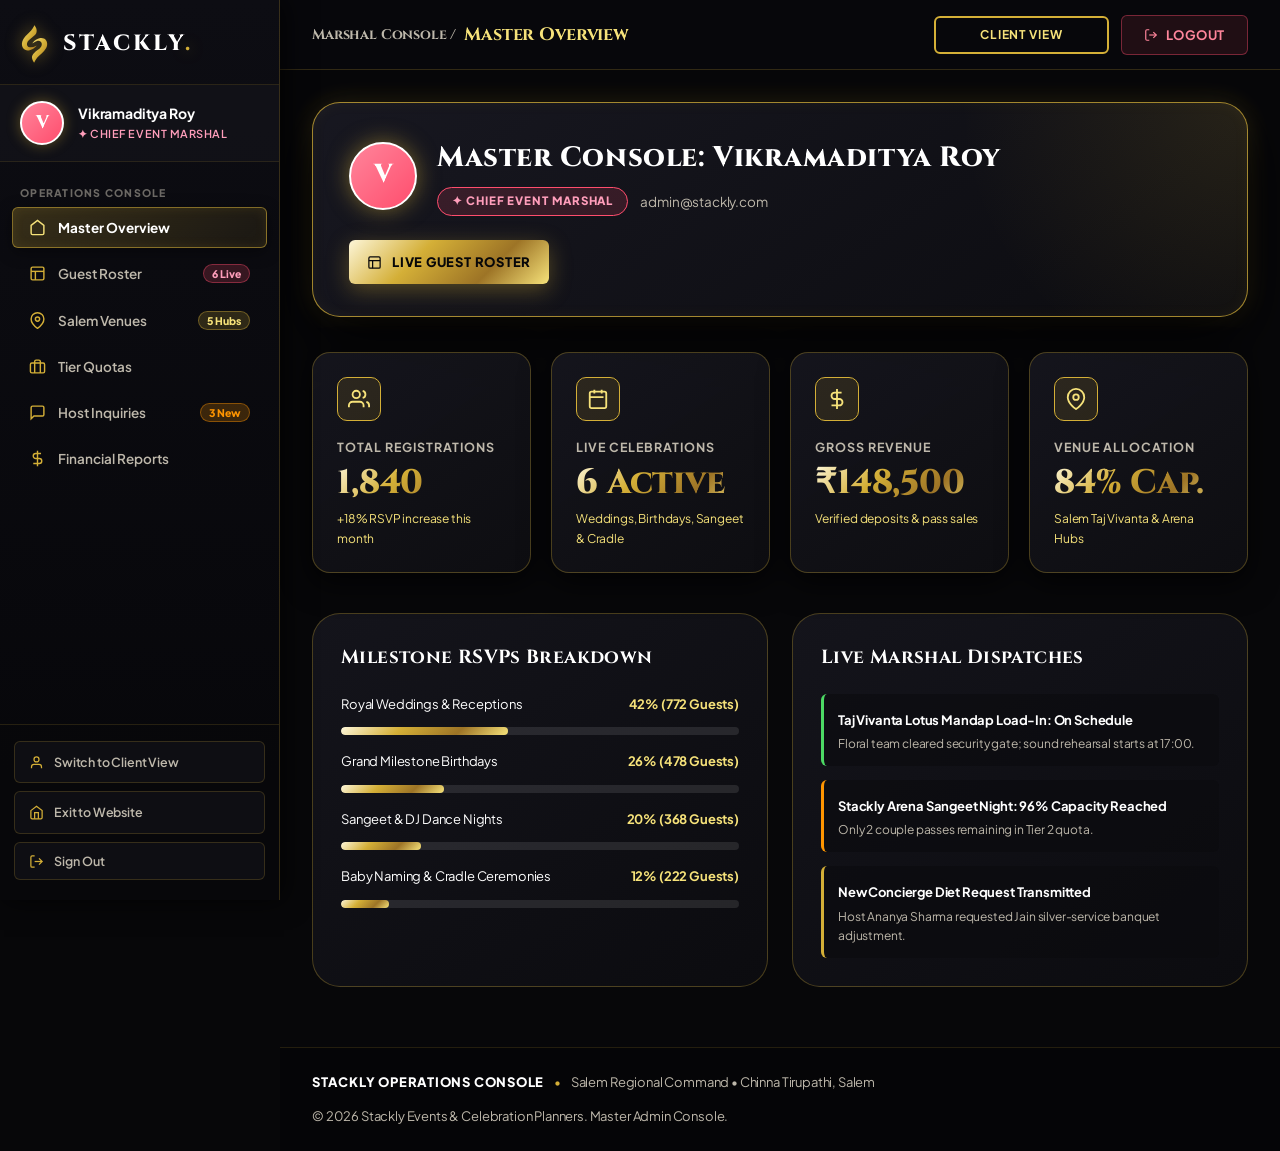
<file: dashboard-admin.html>
﻿<!DOCTYPE html>
<html lang="en">
<head>
  <meta charset="UTF-8">
  <meta name="viewport" content="width=device-width, initial-scale=1.0">
  <title>Operations Console • Stackly Admin Portal</title>
  <meta name="description" content="Master executive operations console for event marshals: live RSVPs, revenue analytics, guest list check-ins, and venue coordination.">
  
  <!-- Fonts & Stylesheets -->
  <link rel="stylesheet" href="css/variables.css">
  <link rel="stylesheet" href="css/navbar.css">
  <link rel="stylesheet" href="css/styles.css">
  <link rel="stylesheet" href="css/dashboard.css">
  <link rel="stylesheet" href="css/animations.css">
</head>
<body class="page-dashboard-admin">

  <!-- Application Layout Wrapper -->
  <div class="dash-app-layout">
    
    <!-- Mobile Sidebar Backdrop Overlay -->
    <div class="dash-sidebar-overlay" id="dash-sidebar-overlay"></div>

    <!-- ==========================================================================
         DEDICATED LUXURY SIDEBAR NAVIGATION (ADMIN)
         ========================================================================== -->
    <aside class="dash-sidebar" id="dash-sidebar" aria-label="Admin Operations Sidebar">
      
      <!-- Brand Logo Header -->
      <div class="dash-sidebar-header">
        <a href="index.html" class="nav-brand" aria-label="Stackly Homepage">
          <svg class="nav-brand-logo" xmlns="http://www.w3.org/2000/svg" viewBox="398 82 212 290" aria-label="Stackly Logo"><defs><linearGradient id="goldGrad" x1="0%" y1="0%" x2="100%" y2="100%"><stop offset="0%" style="stop-color:#f6e27a"/><stop offset="50%" style="stop-color:#d4af37"/><stop offset="100%" style="stop-color:#aa771c"/></linearGradient></defs><path fill="url(#goldGrad)" d="M419.713867,256.179962 C408.001251,235.739304 410.215973,215.613876 419.889709,195.679504 C426.373138,182.319229 436.255493,171.444672 446.508270,160.904480 C457.075165,150.041229 468.783997,140.348602 478.792694,128.896606 C487.411407,119.035004 494.797852,108.464394 500.031921,96.425682 C500.738983,94.799370 501.001617,92.854477 502.785980,91.712807 C503.214905,91.838028 503.879059,91.821617 504.103485,92.127670 C514.526489,106.341171 522.003967,121.483376 518.287415,139.859406 C515.933533,151.498276 508.987885,160.308563 500.296600,167.942245 C487.788574,178.928223 473.634369,187.949692 462.046570,200.037262 C456.219025,206.116135 451.191589,212.659836 449.149933,221.054688 C445.376373,236.570572 454.272034,249.198563 470.197021,250.779221 C485.241028,252.272446 499.302216,248.880798 512.632202,241.996979 C514.021362,241.279602 515.213196,239.793518 517.062500,240.547546 C517.833252,242.063324 516.690857,242.794266 515.917847,243.562866 C502.480865,256.923462 487.519073,267.973206 468.591339,271.949402 C447.923096,276.291199 431.269562,272.383606 419.713867,256.179962Z"/><path fill="url(#goldGrad)" d="M536.351807,311.352905 C521.089722,325.623138 508.631836,341.451172 501.644409,361.304535 C500.580017,360.856842 499.799347,360.777496 499.458496,360.348633 C491.323975,350.113098 485.458466,338.909088 484.707672,325.531189 C484.034546,313.536499 489.236786,303.909576 496.947052,295.363251 C506.737030,284.511749 519.089050,276.702271 530.329102,267.573334 C539.676453,259.981689 548.930542,252.352356 553.649658,240.719803 C556.247925,234.315125 556.803040,227.722214 555.167542,221.122284 C551.964783,208.197189 539.399353,200.886032 526.174622,203.877502 C513.911682,206.651428 503.242737,212.702515 493.079834,219.823700 C492.039246,220.552856 491.267578,221.851700 489.661957,221.557190 C488.659760,220.289383 489.653076,219.345703 490.287292,218.480408 C503.850159,199.976334 521.506714,187.674316 544.321167,183.636948 C574.742554,178.253418 599.437622,199.883118 594.804749,234.346802 C592.539368,251.198425 583.628967,264.794067 572.581299,277.156372 C561.558105,289.491241 548.610413,299.803345 536.351807,311.352905Z"/></svg>
          <div class="nav-brand-text">STACKLY<span>.</span></div>
        </a>
        <button type="button" class="dash-sidebar-close" id="dash-sidebar-close" aria-label="Close sidebar">✕</button>
      </div>

      <!-- Compact Marshal Identity Card -->
      <div class="dash-sidebar-user">
        <div class="dash-sidebar-user-avatar user-avatar-display" style="background: linear-gradient(135deg, #ff859b 0%, #ff4d6d 100%); color: #ffffff;">V</div>
        <div class="dash-sidebar-user-meta">
          <strong class="dash-sidebar-user-name user-name-display">Vikramaditya Roy</strong>
          <span class="dash-sidebar-user-role" style="color: #ff9ebb;">✦ Chief Event Marshal</span>
        </div>
      </div>

      <!-- Section: Main Operations Menu -->
      <div class="dash-sidebar-group-label">OPERATIONS CONSOLE</div>
      <nav class="dash-sidebar-nav" id="dash-admin-nav">
        <button type="button" class="dash-sidebar-btn active" data-tab="admin-overview">
          <div class="dash-sidebar-btn-left">
            <svg viewBox="0 0 24 24" fill="none" stroke="currentColor" stroke-width="2"><path d="M3 9l9-7 9 7v11a2 2 0 0 1-2 2H5a2 2 0 0 1-2-2z"></path></svg>
            <span>Master Overview</span>
          </div>
        </button>

        <button type="button" class="dash-sidebar-btn" data-tab="admin-roster">
          <div class="dash-sidebar-btn-left">
            <svg viewBox="0 0 24 24" fill="none" stroke="currentColor" stroke-width="2"><rect x="3" y="3" width="18" height="18" rx="2"></rect><line x1="3" y1="9" x2="21" y2="9"></line><line x1="9" y1="21" x2="9" y2="9"></line></svg>
            <span>Guest Roster</span>
          </div>
          <span class="dash-sidebar-badge" style="background: rgba(255, 77, 109, 0.18); border-color: rgba(255, 77, 109, 0.4); color: #ff9ebb;">6 Live</span>
        </button>

        <button type="button" class="dash-sidebar-btn" data-tab="admin-venues">
          <div class="dash-sidebar-btn-left">
            <svg viewBox="0 0 24 24" fill="none" stroke="currentColor" stroke-width="2"><path d="M21 10c0 7-9 13-9 13s-9-6-9-13a9 9 0 0 1 18 0z"></path><circle cx="12" cy="10" r="3"></circle></svg>
            <span>Salem Venues</span>
          </div>
          <span class="dash-sidebar-badge">5 Hubs</span>
        </button>

        <button type="button" class="dash-sidebar-btn" data-tab="admin-tiers">
          <div class="dash-sidebar-btn-left">
            <svg viewBox="0 0 24 24" fill="none" stroke="currentColor" stroke-width="2"><rect x="2" y="7" width="20" height="14" rx="2" ry="2"></rect><path d="M16 21V5a2 2 0 0 0-2-2h-4a2 2 0 0 0-2 2v16"></path></svg>
            <span>Tier Quotas</span>
          </div>
        </button>

        <button type="button" class="dash-sidebar-btn" data-tab="admin-concierge">
          <div class="dash-sidebar-btn-left">
            <svg viewBox="0 0 24 24" fill="none" stroke="currentColor" stroke-width="2"><path d="M21 15a2 2 0 0 1-2 2H7l-4 4V5a2 2 0 0 1 2-2h14a2 2 0 0 1 2 2z"></path></svg>
            <span>Host Inquiries</span>
          </div>
          <span class="dash-sidebar-badge" style="background: rgba(255, 149, 0, 0.2); color: #ff9500; border-color: rgba(255, 149, 0, 0.4);">3 New</span>
        </button>

        <button type="button" class="dash-sidebar-btn" data-tab="admin-reports">
          <div class="dash-sidebar-btn-left">
            <svg viewBox="0 0 24 24" fill="none" stroke="currentColor" stroke-width="2"><line x1="12" y1="1" x2="12" y2="23"></line><path d="M17 5H9.5a3.5 3.5 0 0 0 0 7h5a3.5 3.5 0 0 1 0 7H6"></path></svg>
            <span>Financial Reports</span>
          </div>
        </button>
      </nav>

      <!-- Sidebar Bottom Shortcuts -->
      <div class="dash-sidebar-footer">
        <a href="dashboard-user.html" class="dash-sidebar-footer-link" title="Preview Client View">
          <svg width="15" height="15" viewBox="0 0 24 24" fill="none" stroke="currentColor" stroke-width="2"><circle cx="12" cy="7" r="4"></circle><path d="M20 21v-2a4 4 0 0 0-4-4H8a4 4 0 0 0-4 4v2"></path></svg>
          <span>Switch to Client View</span>
        </a>
        <a href="index.html" class="dash-sidebar-footer-link" title="Return to Stackly Homepage">
          <svg width="15" height="15" viewBox="0 0 24 24" fill="none" stroke="currentColor" stroke-width="2"><path d="M3 9l9-7 9 7v11a2 2 0 0 1-2 2H5a2 2 0 0 1-2-2z"></path><polyline points="9 22 9 12 15 12 15 22"></polyline></svg>
          <span>Exit to Website</span>
        </a>
        <button type="button" class="dash-sidebar-footer-link btn-dash-logout" id="sidebar-logout-btn" title="Sign out of console">
          <svg width="15" height="15" viewBox="0 0 24 24" fill="none" stroke="currentColor" stroke-width="2"><path d="M9 21H5a2 2 0 0 1-2-2V5a2 2 0 0 1 2-2h4"></path><polyline points="16 17 21 12 16 7"></polyline><line x1="21" y1="12" x2="9" y2="12"></line></svg>
          <span>Sign Out</span>
        </button>
      </div>
    </aside>

    <!-- ==========================================================================
         MAIN CONTENT AREA (TOP BAR + DYNAMIC TAB PANES)
         ========================================================================== -->
    <div class="dash-main-area">
      
      <!-- Top Responsive Bar -->
      <header class="dash-top-bar">
        <div class="dash-top-bar-left">
          <button type="button" class="dash-sidebar-toggle" id="dash-sidebar-toggle" aria-label="Open operations menu">
            <svg width="20" height="20" viewBox="0 0 24 24" fill="none" stroke="currentColor" stroke-width="2"><line x1="3" y1="12" x2="21" y2="12"></line><line x1="3" y1="6" x2="21" y2="6"></line><line x1="3" y1="18" x2="21" y2="18"></line></svg>
          </button>
          <div class="dash-view-title">
            <span style="color: var(--color-text-secondary); font-size: 14px;">Marshal Console /</span>
            <span class="active-crumb" id="dash-active-title">Master Overview</span>
          </div>
        </div>

        <div class="dash-top-bar-actions">
          <a href="dashboard-user.html" class="btn btn-secondary" style="min-height: 38px; padding: 6px 14px; font-size: 12px;">
            <span>Client View</span>
          </a>
          <button type="button" class="btn-dash-action btn-dash-logout" id="global-logout-btn" title="Sign out of console">
            <svg width="14" height="14" viewBox="0 0 24 24" fill="none" stroke="currentColor" stroke-width="2"><path d="M9 21H5a2 2 0 0 1-2-2V5a2 2 0 0 1 2-2h4"></path><polyline points="16 17 21 12 16 7"></polyline><line x1="21" y1="12" x2="9" y2="12"></line></svg>
            <span>Logout</span>
          </button>
        </div>
      </header>

      <!-- Central Scrollable Container -->
      <main class="dash-content-container">

        <!-- ====================================================================
             TAB 1: MASTER OVERVIEW
             ==================================================================== -->
        <section class="dash-tab-pane active" id="tab-admin-overview">
          
          <!-- Top Profile Welcome Card -->
          <div class="dash-header-card">
            <div class="dash-user-profile">
              <div class="dash-avatar-circle user-avatar-display" style="background: linear-gradient(135deg, #ff859b 0%, #ff4d6d 100%); color: #ffffff;">V</div>
              <div class="dash-profile-info">
                <h1>Master Console: <span class="user-name-display">Vikramaditya Roy</span></h1>
                <div class="dash-profile-meta">
                  <span class="role-badge-pill role-badge-admin">✦ Chief Event Marshal</span>
                  <span class="dash-profile-email user-email-display">admin@stackly.com</span>
                </div>
              </div>
            </div>

            <div class="dash-header-actions">
              <button type="button" class="btn btn-primary btn-tab-trigger" data-target="admin-roster" style="min-height: 44px; padding: 10px 18px; font-size: 13px;">
                <svg width="15" height="15" viewBox="0 0 24 24" fill="none" stroke="currentColor" stroke-width="2"><rect x="3" y="3" width="18" height="18" rx="2"></rect><line x1="3" y1="9" x2="21" y2="9"></line><line x1="9" y1="21" x2="9" y2="9"></line></svg>
                <span>Live Guest Roster</span>
              </button>
            </div>
          </div>

          <!-- 4 Executive Metrics -->
          <div class="dash-metrics-grid">
            <div class="metric-card">
              <div class="metric-icon-wrap">
                <svg width="22" height="22" viewBox="0 0 24 24" fill="none" stroke="currentColor" stroke-width="2"><path d="M17 21v-2a4 4 0 0 0-4-4H5a4 4 0 0 0-4 4v2"></path><circle cx="9" cy="7" r="4"></circle><path d="M23 21v-2a4 4 0 0 0-3-3.87"></path><path d="M16 3.13a4 4 0 0 1 0 7.75"></path></svg>
              </div>
              <div class="metric-label">Total Registrations</div>
              <div class="metric-value">1,840</div>
              <div class="metric-sub">+18% RSVP increase this month</div>
            </div>

            <div class="metric-card">
              <div class="metric-icon-wrap">
                <svg width="22" height="22" viewBox="0 0 24 24" fill="none" stroke="currentColor" stroke-width="2"><rect x="3" y="4" width="18" height="18" rx="2"></rect><line x1="16" y1="2" x2="16" y2="6"></line><line x1="8" y1="2" x2="8" y2="6"></line><line x1="3" y1="10" x2="18" y2="10"></line></svg>
              </div>
              <div class="metric-label">Live Celebrations</div>
              <div class="metric-value">6 Active</div>
              <div class="metric-sub">Weddings, Birthdays, Sangeet &amp; Cradle</div>
            </div>

            <div class="metric-card">
              <div class="metric-icon-wrap">
                <svg width="22" height="22" viewBox="0 0 24 24" fill="none" stroke="currentColor" stroke-width="2"><line x1="12" y1="1" x2="12" y2="23"></line><path d="M17 5H9.5a3.5 3.5 0 0 0 0 7h5a3.5 3.5 0 0 1 0 7H6"></path></svg>
              </div>
              <div class="metric-label">Gross Revenue</div>
              <div class="metric-value">₹148,500</div>
              <div class="metric-sub">Verified deposits &amp; pass sales</div>
            </div>

            <div class="metric-card">
              <div class="metric-icon-wrap">
                <svg width="22" height="22" viewBox="0 0 24 24" fill="none" stroke="currentColor" stroke-width="2"><path d="M21 10c0 7-9 13-9 13s-9-6-9-13a9 9 0 0 1 18 0z"></path><circle cx="12" cy="10" r="3"></circle></svg>
              </div>
              <div class="metric-label">Venue Allocation</div>
              <div class="metric-value">84% Cap.</div>
              <div class="metric-sub">Salem Taj Vivanta &amp; Arena Hubs</div>
            </div>
          </div>

          <!-- Milestone Distribution Progress & Live Alerts -->
          <div style="display: grid; grid-template-columns: repeat(auto-fit, minmax(320px, 1fr)); gap: 24px; margin-top: 30px;">
            
            <!-- Category Breakdown -->
            <div style="background: linear-gradient(145deg, rgba(22, 22, 30, 0.9) 0%, rgba(12, 12, 16, 0.95) 100%); border: 1px solid rgba(212, 175, 55, 0.3); border-radius: var(--radius-xl); padding: 28px;">
              <h3 style="font-family: var(--font-heading); font-size: 19px; color: #ffffff; margin-bottom: 20px;">Milestone RSVPs Breakdown</h3>
              
              <div style="margin-bottom: 16px;">
                <div style="display: flex; justify-content: space-between; font-size: 13px; margin-bottom: 6px;">
                  <span style="color: #ffffff;">Royal Weddings &amp; Receptions</span>
                  <strong style="color: var(--color-accent-gold-light);">42% (772 Guests)</strong>
                </div>
                <div class="venue-bar-track"><div class="venue-bar-fill" style="width: 42%;"></div></div>
              </div>

              <div style="margin-bottom: 16px;">
                <div style="display: flex; justify-content: space-between; font-size: 13px; margin-bottom: 6px;">
                  <span style="color: #ffffff;">Grand Milestone Birthdays</span>
                  <strong style="color: var(--color-accent-gold-light);">26% (478 Guests)</strong>
                </div>
                <div class="venue-bar-track"><div class="venue-bar-fill" style="width: 26%;"></div></div>
              </div>

              <div style="margin-bottom: 16px;">
                <div style="display: flex; justify-content: space-between; font-size: 13px; margin-bottom: 6px;">
                  <span style="color: #ffffff;">Sangeet &amp; DJ Dance Nights</span>
                  <strong style="color: var(--color-accent-gold-light);">20% (368 Guests)</strong>
                </div>
                <div class="venue-bar-track"><div class="venue-bar-fill" style="width: 20%;"></div></div>
              </div>

              <div>
                <div style="display: flex; justify-content: space-between; font-size: 13px; margin-bottom: 6px;">
                  <span style="color: #ffffff;">Baby Naming &amp; Cradle Ceremonies</span>
                  <strong style="color: var(--color-accent-gold-light);">12% (222 Guests)</strong>
                </div>
                <div class="venue-bar-track"><div class="venue-bar-fill" style="width: 12%;"></div></div>
              </div>
            </div>

            <!-- Operations Urgent Feed -->
            <div style="background: linear-gradient(145deg, rgba(22, 22, 30, 0.9) 0%, rgba(12, 12, 16, 0.95) 100%); border: 1px solid rgba(212, 175, 55, 0.3); border-radius: var(--radius-xl); padding: 28px;">
              <h3 style="font-family: var(--font-heading); font-size: 19px; color: #ffffff; margin-bottom: 20px;">Live Marshal Dispatches</h3>
              
              <div style="display: flex; flex-direction: column; gap: 14px;">
                <div style="padding: 12px 14px; background: rgba(10, 10, 14, 0.6); border-left: 3px solid #4cd964; border-radius: 6px;">
                  <strong style="color: #ffffff; font-size: 13px;">Taj Vivanta Lotus Mandap Load-In: On Schedule</strong>
                  <div style="font-size: 12px; color: var(--color-text-secondary); margin-top: 2px;">Floral team cleared security gate; sound rehearsal starts at 17:00.</div>
                </div>

                <div style="padding: 12px 14px; background: rgba(10, 10, 14, 0.6); border-left: 3px solid #ff9500; border-radius: 6px;">
                  <strong style="color: #ffffff; font-size: 13px;">Stackly Arena Sangeet Night: 96% Capacity Reached</strong>
                  <div style="font-size: 12px; color: var(--color-text-secondary); margin-top: 2px;">Only 2 couple passes remaining in Tier 2 quota.</div>
                </div>

                <div style="padding: 12px 14px; background: rgba(10, 10, 14, 0.6); border-left: 3px solid var(--color-accent-gold); border-radius: 6px;">
                  <strong style="color: #ffffff; font-size: 13px;">New Concierge Diet Request Transmitted</strong>
                  <div style="font-size: 12px; color: var(--color-text-secondary); margin-top: 2px;">Host Ananya Sharma requested Jain silver-service banquet adjustment.</div>
                </div>
              </div>
            </div>

          </div>
        </section>

        <!-- ====================================================================
             TAB 2: GUEST ROSTER
             ==================================================================== -->
        <section class="dash-tab-pane" id="tab-admin-roster">
          <div class="dash-section-header">
            <div>
              <h2 class="dash-section-title">
                <svg width="24" height="24" viewBox="0 0 24 24" fill="none" stroke="currentColor" stroke-width="2" style="color: var(--color-accent-gold);"><rect x="3" y="3" width="18" height="18" rx="2" ry="2"></rect><line x1="3" y1="9" x2="21" y2="9"></line><line x1="9" y1="21" x2="9" y2="9"></line></svg>
                Live Celebration Registrations Roster
              </h2>
              <span style="font-size: 13px; color: var(--color-text-secondary);">Real-time guest list, gate check-in status, and pass verification console</span>
            </div>
          </div>

          <!-- Table Filter and Search Controls -->
          <div class="admin-table-controls">
            <div class="admin-search-wrapper">
              <svg width="16" height="16" viewBox="0 0 24 24" fill="none" stroke="currentColor" stroke-width="2" style="color: var(--color-accent-gold);"><circle cx="11" cy="11" r="8"></circle><line x1="21" y1="21" x2="16.65" y2="16.65"></line></svg>
              <input type="text" id="admin-search-input" class="admin-search-input" placeholder="Search by guest, pass ID, venue or milestone...">
            </div>

            <div style="display: flex; gap: 12px; align-items: center; flex-wrap: wrap;">
              <select id="admin-filter-category" class="admin-filter-select" aria-label="Filter by milestone category">
                <option value="all" selected>All Milestones (6)</option>
                <option value="wedding">Royal Weddings</option>
                <option value="birthday">Milestone Birthdays</option>
                <option value="dance">Dancing &amp; Sangeet</option>
                <option value="baby-naming">Baby Naming Ceremonies</option>
              </select>

              <button type="button" class="btn btn-primary" id="btn-export-csv" style="min-height: 38px; padding: 6px 16px; font-size: 12px;">
                <svg width="14" height="14" viewBox="0 0 24 24" fill="none" stroke="currentColor" stroke-width="2"><path d="M21 15v4a2 2 0 0 1-2 2H5a2 2 0 0 1-2-2v-4"></path><polyline points="7 10 12 15 17 10"></polyline><line x1="12" y1="15" x2="12" y2="3"></line></svg>
                Export CSV
              </button>
            </div>
          </div>

          <!-- Data Table Card -->
          <div class="admin-table-card">
            <div class="table-responsive">
              <table class="dash-table">
                <thead>
                  <tr>
                    <th>Pass ID</th>
                    <th>Guest / Host</th>
                    <th>Celebration &amp; Venue</th>
                    <th>Date &amp; Schedule</th>
                    <th>Amount &amp; Guests</th>
                    <th>Gate Status</th>
                    <th>Action</th>
                  </tr>
                </thead>
                <tbody id="admin-bookings-tbody">
                  <!-- Dynamically populated by js/dashboard.js -->
                </tbody>
              </table>
            </div>
          </div>
        </section>

        <!-- ====================================================================
             TAB 3: SALEM VENUES & CAPACITY
             ==================================================================== -->
        <section class="dash-tab-pane" id="tab-admin-venues">
          <div class="dash-section-header">
            <div>
              <h2 class="dash-section-title">
                <svg width="24" height="24" viewBox="0 0 24 24" fill="none" stroke="currentColor" stroke-width="2" style="color: var(--color-accent-gold);"><path d="M21 10c0 7-9 13-9 13s-9-6-9-13a9 9 0 0 1 18 0z"></path><circle cx="12" cy="10" r="3"></circle></svg>
                Salem Venues &amp; Floor Capacity Tracker
              </h2>
              <span style="font-size: 13px; color: var(--color-text-secondary);">Real-time floor occupancy, facility allocations, and venue lead marshals</span>
            </div>
          </div>

          <div class="venue-cards-grid">
            
            <div class="venue-status-card" data-animate="fade-up">
              <div class="venue-header-row">
                <h3 class="venue-name">Taj Vivanta Palace</h3>
                <span class="venue-occupancy-badge high">92% Occupancy</span>
              </div>
              <p style="font-size: 13px; color: var(--color-text-secondary); margin-bottom: 8px;">Royal Grand Mandap, Crystal Ballroom &amp; Lawn</p>
              <div class="venue-bar-track"><div class="venue-bar-fill" style="width: 92%;"></div></div>
              <div class="venue-stat-row">
                <span>Capacity: 850 Guests</span>
                <strong style="color: #ffffff;">782 Confirmed RSVPs</strong>
              </div>
              <div class="venue-manager-row">
                <span>Lead Marshal: Suresh Nair</span>
                <a href="tel:+919876543210" style="color: var(--color-accent-gold-light); text-decoration: none;">+91 98765 43210</a>
              </div>
            </div>

            <div class="venue-status-card" data-animate="fade-up">
              <div class="venue-header-row">
                <h3 class="venue-name">Stackly Arena Grand Ballroom</h3>
                <span class="venue-occupancy-badge">78% Occupancy</span>
              </div>
              <p style="font-size: 13px; color: var(--color-text-secondary); margin-bottom: 8px;">Acoustic Concert Stage &amp; Sangeet Dance Floor</p>
              <div class="venue-bar-track"><div class="venue-bar-fill" style="width: 78%;"></div></div>
              <div class="venue-stat-row">
                <span>Capacity: 1,200 Guests</span>
                <strong style="color: #ffffff;">936 Confirmed RSVPs</strong>
              </div>
              <div class="venue-manager-row">
                <span>Lead Marshal: Kavita Raman</span>
                <a href="tel:+919876543210" style="color: var(--color-accent-gold-light); text-decoration: none;">+91 98765 43210</a>
              </div>
            </div>

            <div class="venue-status-card" data-animate="fade-up">
              <div class="venue-header-row">
                <h3 class="venue-name">Skyline Terrace Club</h3>
                <span class="venue-occupancy-badge high">85% Occupancy</span>
              </div>
              <p style="font-size: 13px; color: var(--color-text-secondary); margin-bottom: 8px;">Panoramic Salem Mountain View &amp; Rooftop Pool</p>
              <div class="venue-bar-track"><div class="venue-bar-fill" style="width: 85%;"></div></div>
              <div class="venue-stat-row">
                <span>Capacity: 400 Guests</span>
                <strong style="color: #ffffff;">340 Confirmed RSVPs</strong>
              </div>
              <div class="venue-manager-row">
                <span>Lead Marshal: Arvind Swamy</span>
                <a href="tel:+919876543210" style="color: var(--color-accent-gold-light); text-decoration: none;">+91 98765 43210</a>
              </div>
            </div>

            <div class="venue-status-card" data-animate="fade-up">
              <div class="venue-header-row">
                <h3 class="venue-name">Heritage Orchid Gardens</h3>
                <span class="venue-occupancy-badge">70% Occupancy</span>
              </div>
              <p style="font-size: 13px; color: var(--color-text-secondary); margin-bottom: 8px;">Chinna Tirupathi, Salem &bull; Sacred Vedic Pavilions</p>
              <div class="venue-bar-track"><div class="venue-bar-fill" style="width: 70%;"></div></div>
              <div class="venue-stat-row">
                <span>Capacity: 600 Guests</span>
                <strong style="color: #ffffff;">420 Confirmed RSVPs</strong>
              </div>
              <div class="venue-manager-row">
                <span>Lead Marshal: Meera Krishnan</span>
                <a href="tel:+919876543210" style="color: var(--color-accent-gold-light); text-decoration: none;">+91 98765 43210</a>
              </div>
            </div>

          </div>
        </section>

        <!-- ====================================================================
             TAB 4: TIER QUOTAS
             ==================================================================== -->
        <section class="dash-tab-pane" id="tab-admin-tiers">
          <div class="dash-section-header">
            <div>
              <h2 class="dash-section-title">
                <svg width="24" height="24" viewBox="0 0 24 24" fill="none" stroke="currentColor" stroke-width="2" style="color: var(--color-accent-gold);"><rect x="2" y="7" width="20" height="14" rx="2" ry="2"></rect><path d="M16 21V5a2 2 0 0 0-2-2h-4a2 2 0 0 0-2 2v16"></path></svg>
                Celebration Packages &amp; Ticket Tier Allocations
              </h2>
              <span style="font-size: 13px; color: var(--color-text-secondary);">Manage inventory limits, ticket pricing tiers, and capacity quotas</span>
            </div>
          </div>

          <div style="display: grid; grid-template-columns: repeat(auto-fit, minmax(280px, 1fr)); gap: 20px; margin-top: 20px;">
            
            <div style="background: rgba(22, 22, 30, 0.85); border: 1px solid rgba(212, 175, 55, 0.3); border-radius: var(--radius-md); padding: 24px;">
              <div style="display: flex; justify-content: space-between; align-items: center; margin-bottom: 8px;">
                <span class="pass-category-pill">ROYAL WEDDING</span>
                <strong style="color: var(--color-accent-gold-light); font-size: 18px;">₹1,000</strong>
              </div>
              <h4 style="font-family: var(--font-heading); font-size: 17px; color: #ffffff; margin-bottom: 8px;">VIP Gold Palace Suite</h4>
              <div style="font-size: 13px; color: var(--color-text-secondary); margin-bottom: 14px;">Allocated Quota: 25 Suites &bull; Sold: 24</div>
              <div class="venue-bar-track"><div class="venue-bar-fill" style="width: 96%;"></div></div>
              <div style="display: flex; justify-content: space-between; align-items: center; margin-top: 14px;">
                <span style="font-size: 12px; color: #ff9500;">Only 1 Left</span>
                <button type="button" class="btn btn-secondary" style="min-height: 32px; padding: 4px 12px; font-size: 11.5px;">Adjust Quota</button>
              </div>
            </div>

            <div style="background: rgba(22, 22, 30, 0.85); border: 1px solid rgba(212, 175, 55, 0.3); border-radius: var(--radius-md); padding: 24px;">
              <div style="display: flex; justify-content: space-between; align-items: center; margin-bottom: 8px;">
                <span class="pass-category-pill">SANGEET DANCE</span>
                <strong style="color: var(--color-accent-gold-light); font-size: 18px;">₹300</strong>
              </div>
              <h4 style="font-family: var(--font-heading); font-size: 17px; color: #ffffff; margin-bottom: 8px;">Couple Dance Pass</h4>
              <div style="font-size: 13px; color: var(--color-text-secondary); margin-bottom: 14px;">Allocated Quota: 60 Couples &bull; Sold: 58</div>
              <div class="venue-bar-track"><div class="venue-bar-fill" style="width: 96.6%;"></div></div>
              <div style="display: flex; justify-content: space-between; align-items: center; margin-top: 14px;">
                <span style="font-size: 12px; color: #ff9500;">2 Couples Left</span>
                <button type="button" class="btn btn-secondary" style="min-height: 32px; padding: 4px 12px; font-size: 11.5px;">Adjust Quota</button>
              </div>
            </div>

            <div style="background: rgba(22, 22, 30, 0.85); border: 1px solid rgba(212, 175, 55, 0.3); border-radius: var(--radius-md); padding: 24px;">
              <div style="display: flex; justify-content: space-between; align-items: center; margin-bottom: 8px;">
                <span class="pass-category-pill">BIRTHDAY GALA</span>
                <strong style="color: var(--color-accent-gold-light); font-size: 18px;">₹720</strong>
              </div>
              <h4 style="font-family: var(--font-heading); font-size: 17px; color: #ffffff; margin-bottom: 8px;">VIP Skyline Lounge</h4>
              <div style="font-size: 13px; color: var(--color-text-secondary); margin-bottom: 14px;">Allocated Quota: 20 Lounges &bull; Sold: 18</div>
              <div class="venue-bar-track"><div class="venue-bar-fill" style="width: 90%;"></div></div>
              <div style="display: flex; justify-content: space-between; align-items: center; margin-top: 14px;">
                <span style="font-size: 12px; color: #4cd964;">Available</span>
                <button type="button" class="btn btn-secondary" style="min-height: 32px; padding: 4px 12px; font-size: 11.5px;">Adjust Quota</button>
              </div>
            </div>

            <div style="background: rgba(22, 22, 30, 0.85); border: 1px solid rgba(212, 175, 55, 0.3); border-radius: var(--radius-md); padding: 24px;">
              <div style="display: flex; justify-content: space-between; align-items: center; margin-bottom: 8px;">
                <span class="pass-category-pill">BABY NAMING</span>
                <strong style="color: var(--color-accent-gold-light); font-size: 18px;">₹1,140</strong>
              </div>
              <h4 style="font-family: var(--font-heading); font-size: 17px; color: #ffffff; margin-bottom: 8px;">Sacred Family Cradle Suite</h4>
              <div style="font-size: 13px; color: var(--color-text-secondary); margin-bottom: 14px;">Allocated Quota: 12 Suites &bull; Sold: 10</div>
              <div class="venue-bar-track"><div class="venue-bar-fill" style="width: 83%;"></div></div>
              <div style="display: flex; justify-content: space-between; align-items: center; margin-top: 14px;">
                <span style="font-size: 12px; color: #4cd964;">Available</span>
                <button type="button" class="btn btn-secondary" style="min-height: 32px; padding: 4px 12px; font-size: 11.5px;">Adjust Quota</button>
              </div>
            </div>

          </div>
        </section>

        <!-- ====================================================================
             TAB 5: CONCIERGE QUEUE
             ==================================================================== -->
        <section class="dash-tab-pane" id="tab-admin-concierge">
          <div class="dash-section-header">
            <div>
              <h2 class="dash-section-title">
                <svg width="24" height="24" viewBox="0 0 24 24" fill="none" stroke="currentColor" stroke-width="2" style="color: var(--color-accent-gold);"><path d="M21 15a2 2 0 0 1-2 2H7l-4 4V5a2 2 0 0 1 2-2h14a2 2 0 0 1 2 2z"></path></svg>
                Host Special Requests &amp; Concierge Queue
              </h2>
              <span style="font-size: 13px; color: var(--color-text-secondary);">Direct inquiries submitted from Client Celebration Portals across Salem venues</span>
            </div>
          </div>

          <div class="admin-table-card">
            <div class="table-responsive">
              <table class="dash-table">
                <thead>
                  <tr>
                    <th>Host Name</th>
                    <th>Celebration</th>
                    <th>Special Request</th>
                    <th>Category</th>
                    <th>Status</th>
                    <th>Actions</th>
                  </tr>
                </thead>
                <tbody>
                  <tr>
                    <td><strong>Ananya Sharma</strong><br><small style="color: var(--color-text-secondary);">client@stackly.com</small></td>
                    <td>Royal Grand Palace Wedding</td>
                    <td>Jain table for 14 guests with special sattvic menu</td>
                    <td><span class="pass-category-pill">Catering</span></td>
                    <td><span class="pass-status-pill status-confirmed">✓ Assigned Chef</span></td>
                    <td><button type="button" class="btn btn-secondary" style="min-height: 30px; padding: 2px 10px; font-size: 11px;">Update</button></td>
                  </tr>
                  <tr>
                    <td><strong>Rohan Mehra</strong><br><small style="color: var(--color-text-secondary);">rohan.m@gmail.com</small></td>
                    <td>Neon Carnival Birthday</td>
                    <td>Extra dual subwoofer monitors for guest DJ set</td>
                    <td><span class="pass-category-pill">A/V Sound</span></td>
                    <td><span class="pass-status-pill" style="background: rgba(255, 149, 0, 0.2); color: #ff9500;">Pending Review</span></td>
                    <td><button type="button" class="btn btn-primary" style="min-height: 30px; padding: 2px 10px; font-size: 11px;">Approve</button></td>
                  </tr>
                  <tr>
                    <td><strong>Karthik &amp; Deepa</strong><br><small style="color: var(--color-text-secondary);">karthik.d@outlook.com</small></td>
                    <td>Traditional Namakaran Cradle</td>
                    <td>Fresh Jasmine floral cradle garlands imported from Madurai</td>
                    <td><span class="pass-category-pill">Decor</span></td>
                    <td><span class="pass-status-pill status-confirmed">✓ Sourced</span></td>
                    <td><button type="button" class="btn btn-secondary" style="min-height: 30px; padding: 2px 10px; font-size: 11px;">Update</button></td>
                  </tr>
                </tbody>
              </table>
            </div>
          </div>
        </section>

        <!-- ====================================================================
             TAB 6: FINANCIAL REPORTS
             ==================================================================== -->
        <section class="dash-tab-pane" id="tab-admin-reports">
          <div class="dash-section-header">
            <div>
              <h2 class="dash-section-title">
                <svg width="24" height="24" viewBox="0 0 24 24" fill="none" stroke="currentColor" stroke-width="2" style="color: var(--color-accent-gold);"><line x1="12" y1="1" x2="12" y2="23"></line><path d="M17 5H9.5a3.5 3.5 0 0 0 0 7h5a3.5 3.5 0 0 1 0 7H6"></path></svg>
                Financial Audit &amp; Settlement Reports
              </h2>
              <span style="font-size: 13px; color: var(--color-text-secondary);">Monthly revenue breakdown, gateway settlements, and pass disbursement logs</span>
            </div>
            <button type="button" class="btn btn-primary" id="btn-export-audit" style="min-height: 38px; padding: 6px 16px; font-size: 12px;">
              <svg width="14" height="14" viewBox="0 0 24 24" fill="none" stroke="currentColor" stroke-width="2"><path d="M21 15v4a2 2 0 0 1-2 2H5a2 2 0 0 1-2-2v-4"></path><polyline points="7 10 12 15 17 10"></polyline><line x1="12" y1="15" x2="12" y2="3"></line></svg>
              Download Full Audit (CSV)
            </button>
          </div>

          <div class="admin-table-card" style="margin-top: 20px;">
            <div class="table-responsive">
              <table class="dash-table">
                <thead>
                  <tr>
                    <th>Milestone Category</th>
                    <th>Bookings Count</th>
                    <th>Gross Pass Sales</th>
                    <th>Platform Service Fee</th>
                    <th>Salem Venue Share</th>
                    <th>Settlement Status</th>
                  </tr>
                </thead>
                <tbody>
                  <tr>
                    <td><strong>Royal Weddings &amp; Receptions</strong></td>
                    <td>772 Guests (24 Suites)</td>
                    <td style="color: var(--color-accent-gold-light); font-weight: 700;">₹62,400</td>
                    <td>₹6,240 (10%)</td>
                    <td>₹56,160</td>
                    <td><span class="pass-status-pill status-confirmed">✓ Disbursed</span></td>
                  </tr>
                  <tr>
                    <td><strong>Grand Milestone Birthdays</strong></td>
                    <td>478 Guests (18 Lounges)</td>
                    <td style="color: var(--color-accent-gold-light); font-weight: 700;">₹34,200</td>
                    <td>₹3,420 (10%)</td>
                    <td>₹30,780</td>
                    <td><span class="pass-status-pill status-confirmed">✓ Disbursed</span></td>
                  </tr>
                  <tr>
                    <td><strong>Sangeet &amp; DJ Dance Nights</strong></td>
                    <td>368 Guests (58 Passes)</td>
                    <td style="color: var(--color-accent-gold-light); font-weight: 700;">₹28,900</td>
                    <td>₹2,890 (10%)</td>
                    <td>₹26,010</td>
                    <td><span class="pass-status-pill status-confirmed">✓ Disbursed</span></td>
                  </tr>
                  <tr>
                    <td><strong>Baby Naming Ceremonies</strong></td>
                    <td>222 Guests (10 Suites)</td>
                    <td style="color: var(--color-accent-gold-light); font-weight: 700;">₹23,000</td>
                    <td>₹2,300 (10%)</td>
                    <td>₹20,700</td>
                    <td><span class="pass-status-pill" style="background: rgba(255, 149, 0, 0.2); color: #ff9500;">Pending Bank Wire</span></td>
                  </tr>
                </tbody>
              </table>
            </div>
          </div>
        </section>

      </main>

      <!-- Dedicated Minimal Footer -->
      <footer class="dash-footer">
        <div class="dash-footer-inner">
          <div class="dash-footer-brand">
            <span style="font-weight: 800; color: #ffffff; letter-spacing: 0.06em;">STACKLY OPERATIONS CONSOLE</span>
            <span style="margin: 0 8px; color: var(--color-accent-gold);">&bull;</span>
            <span>Salem Regional Command &bull; Chinna Tirupathi, Salem</span>
          </div>
          <div class="dash-footer-copy">
            &copy; 2026 Stackly Events &amp; Celebration Planners. Master Admin Console.
          </div>
        </div>
      </footer>

    </div>
  </div>

  <!-- Scripts -->
  <script src="js/main.js"></script>
  <script src="js/auth.js"></script>
  <script src="js/dashboard.js"></script>
  <script src="js/animations.js"></script>
</body>
</html>
</file>
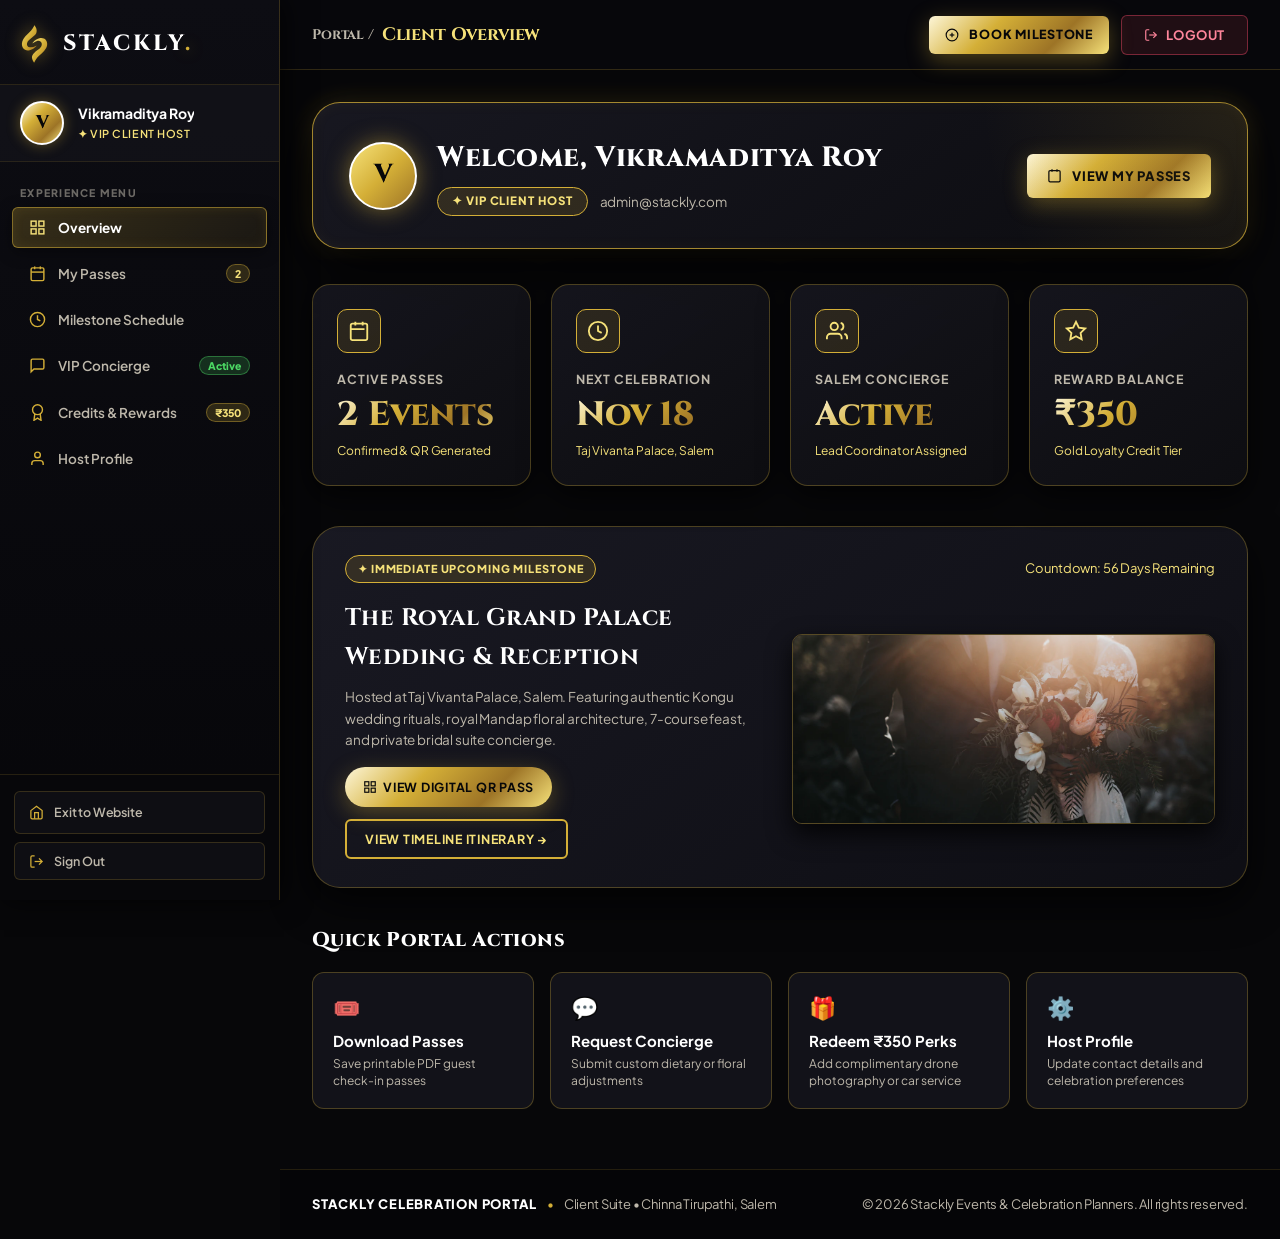
<file: dashboard-user.html>
﻿<!DOCTYPE html>
<html lang="en">
<head>
  <meta charset="UTF-8">
  <meta name="viewport" content="width=device-width, initial-scale=1.0">
  <title>Celebration Portal • Stackly Luxury Events</title>
  <meta name="description" content="View and manage your royal celebration passes, digital QR check-in tickets, and concierge itinerary with Stackly.">
  
  <!-- Fonts & Stylesheets -->
  <link rel="stylesheet" href="css/variables.css">
  <link rel="stylesheet" href="css/navbar.css">
  <link rel="stylesheet" href="css/styles.css">
  <link rel="stylesheet" href="css/dashboard.css">
  <link rel="stylesheet" href="css/animations.css">
</head>
<body class="page-dashboard-user">

  <!-- Application Layout Wrapper -->
  <div class="dash-app-layout">
    
    <!-- Mobile Sidebar Backdrop Overlay -->
    <div class="dash-sidebar-overlay" id="dash-sidebar-overlay"></div>

    <!-- ==========================================================================
         DEDICATED LUXURY SIDEBAR NAVIGATION
         ========================================================================== -->
    <aside class="dash-sidebar" id="dash-sidebar" aria-label="Client Portal Sidebar">
      
      <!-- Brand Logo Header -->
      <div class="dash-sidebar-header">
        <a href="index.html" class="nav-brand" aria-label="Stackly Homepage">
          <svg class="nav-brand-logo" xmlns="http://www.w3.org/2000/svg" viewBox="398 82 212 290" aria-label="Stackly Logo"><defs><linearGradient id="goldGrad" x1="0%" y1="0%" x2="100%" y2="100%"><stop offset="0%" style="stop-color:#f6e27a"/><stop offset="50%" style="stop-color:#d4af37"/><stop offset="100%" style="stop-color:#aa771c"/></linearGradient></defs><path fill="url(#goldGrad)" d="M419.713867,256.179962 C408.001251,235.739304 410.215973,215.613876 419.889709,195.679504 C426.373138,182.319229 436.255493,171.444672 446.508270,160.904480 C457.075165,150.041229 468.783997,140.348602 478.792694,128.896606 C487.411407,119.035004 494.797852,108.464394 500.031921,96.425682 C500.738983,94.799370 501.001617,92.854477 502.785980,91.712807 C503.214905,91.838028 503.879059,91.821617 504.103485,92.127670 C514.526489,106.341171 522.003967,121.483376 518.287415,139.859406 C515.933533,151.498276 508.987885,160.308563 500.296600,167.942245 C487.788574,178.928223 473.634369,187.949692 462.046570,200.037262 C456.219025,206.116135 451.191589,212.659836 449.149933,221.054688 C445.376373,236.570572 454.272034,249.198563 470.197021,250.779221 C485.241028,252.272446 499.302216,248.880798 512.632202,241.996979 C514.021362,241.279602 515.213196,239.793518 517.062500,240.547546 C517.833252,242.063324 516.690857,242.794266 515.917847,243.562866 C502.480865,256.923462 487.519073,267.973206 468.591339,271.949402 C447.923096,276.291199 431.269562,272.383606 419.713867,256.179962Z"/><path fill="url(#goldGrad)" d="M536.351807,311.352905 C521.089722,325.623138 508.631836,341.451172 501.644409,361.304535 C500.580017,360.856842 499.799347,360.777496 499.458496,360.348633 C491.323975,350.113098 485.458466,338.909088 484.707672,325.531189 C484.034546,313.536499 489.236786,303.909576 496.947052,295.363251 C506.737030,284.511749 519.089050,276.702271 530.329102,267.573334 C539.676453,259.981689 548.930542,252.352356 553.649658,240.719803 C556.247925,234.315125 556.803040,227.722214 555.167542,221.122284 C551.964783,208.197189 539.399353,200.886032 526.174622,203.877502 C513.911682,206.651428 503.242737,212.702515 493.079834,219.823700 C492.039246,220.552856 491.267578,221.851700 489.661957,221.557190 C488.659760,220.289383 489.653076,219.345703 490.287292,218.480408 C503.850159,199.976334 521.506714,187.674316 544.321167,183.636948 C574.742554,178.253418 599.437622,199.883118 594.804749,234.346802 C592.539368,251.198425 583.628967,264.794067 572.581299,277.156372 C561.558105,289.491241 548.610413,299.803345 536.351807,311.352905Z"/></svg>
          <div class="nav-brand-text">STACKLY<span>.</span></div>
        </a>
        <button type="button" class="dash-sidebar-close" id="dash-sidebar-close" aria-label="Close sidebar">✕</button>
      </div>

      <!-- Compact Host Identity Card -->
      <div class="dash-sidebar-user">
        <div class="dash-sidebar-user-avatar user-avatar-display">A</div>
        <div class="dash-sidebar-user-meta">
          <strong class="dash-sidebar-user-name user-name-display">Ananya Sharma</strong>
          <span class="dash-sidebar-user-role">✦ VIP Client Host</span>
        </div>
      </div>

      <!-- Section: Main Menu -->
      <div class="dash-sidebar-group-label">EXPERIENCE MENU</div>
      <nav class="dash-sidebar-nav" id="dash-user-nav">
        <button type="button" class="dash-sidebar-btn active" data-tab="overview">
          <div class="dash-sidebar-btn-left">
            <svg viewBox="0 0 24 24" fill="none" stroke="currentColor" stroke-width="2"><rect x="3" y="3" width="7" height="7"></rect><rect x="14" y="3" width="7" height="7"></rect><rect x="14" y="14" width="7" height="7"></rect><rect x="3" y="14" width="7" height="7"></rect></svg>
            <span>Overview</span>
          </div>
        </button>

        <button type="button" class="dash-sidebar-btn" data-tab="passes">
          <div class="dash-sidebar-btn-left">
            <svg viewBox="0 0 24 24" fill="none" stroke="currentColor" stroke-width="2"><rect x="3" y="4" width="18" height="18" rx="2"></rect><line x1="16" y1="2" x2="16" y2="6"></line><line x1="8" y1="2" x2="8" y2="6"></line><line x1="3" y1="10" x2="21" y2="10"></line></svg>
            <span>My Passes</span>
          </div>
          <span class="dash-sidebar-badge">2</span>
        </button>

        <button type="button" class="dash-sidebar-btn" data-tab="schedule">
          <div class="dash-sidebar-btn-left">
            <svg viewBox="0 0 24 24" fill="none" stroke="currentColor" stroke-width="2"><circle cx="12" cy="12" r="10"></circle><polyline points="12 6 12 12 16 14"></polyline></svg>
            <span>Milestone Schedule</span>
          </div>
        </button>

        <button type="button" class="dash-sidebar-btn" data-tab="concierge">
          <div class="dash-sidebar-btn-left">
            <svg viewBox="0 0 24 24" fill="none" stroke="currentColor" stroke-width="2"><path d="M21 15a2 2 0 0 1-2 2H7l-4 4V5a2 2 0 0 1 2-2h14a2 2 0 0 1 2 2z"></path></svg>
            <span>VIP Concierge</span>
          </div>
          <span class="dash-sidebar-badge" style="background: rgba(76, 217, 100, 0.18); color: #4cd964; border-color: rgba(76, 217, 100, 0.4);">Active</span>
        </button>

        <button type="button" class="dash-sidebar-btn" data-tab="rewards">
          <div class="dash-sidebar-btn-left">
            <svg viewBox="0 0 24 24" fill="none" stroke="currentColor" stroke-width="2"><circle cx="12" cy="8" r="7"></circle><polyline points="8.21 13.89 7 23 12 20 17 23 15.79 13.88"></polyline></svg>
            <span>Credits &amp; Rewards</span>
          </div>
          <span class="dash-sidebar-badge">₹350</span>
        </button>

        <button type="button" class="dash-sidebar-btn" data-tab="profile">
          <div class="dash-sidebar-btn-left">
            <svg viewBox="0 0 24 24" fill="none" stroke="currentColor" stroke-width="2"><path d="M20 21v-2a4 4 0 0 0-4-4H8a4 4 0 0 0-4 4v2"></path><circle cx="12" cy="7" r="4"></circle></svg>
            <span>Host Profile</span>
          </div>
        </button>
      </nav>

      <!-- Sidebar Bottom Shortcuts -->
      <div class="dash-sidebar-footer">
        <a href="index.html" class="dash-sidebar-footer-link" title="Return to Stackly Homepage">
          <svg width="15" height="15" viewBox="0 0 24 24" fill="none" stroke="currentColor" stroke-width="2"><path d="M3 9l9-7 9 7v11a2 2 0 0 1-2 2H5a2 2 0 0 1-2-2z"></path><polyline points="9 22 9 12 15 12 15 22"></polyline></svg>
          <span>Exit to Website</span>
        </a>
        <button type="button" class="dash-sidebar-footer-link btn-dash-logout" id="sidebar-logout-btn" title="Sign out of portal">
          <svg width="15" height="15" viewBox="0 0 24 24" fill="none" stroke="currentColor" stroke-width="2"><path d="M9 21H5a2 2 0 0 1-2-2V5a2 2 0 0 1 2-2h4"></path><polyline points="16 17 21 12 16 7"></polyline><line x1="21" y1="12" x2="9" y2="12"></line></svg>
          <span>Sign Out</span>
        </button>
      </div>
    </aside>

    <!-- ==========================================================================
         MAIN CONTENT AREA (TOP BAR + DYNAMIC TAB PANES)
         ========================================================================== -->
    <div class="dash-main-area">
      
      <!-- Top Responsive Bar -->
      <header class="dash-top-bar">
        <div class="dash-top-bar-left">
          <button type="button" class="dash-sidebar-toggle" id="dash-sidebar-toggle" aria-label="Open sidebar menu">
            <svg width="20" height="20" viewBox="0 0 24 24" fill="none" stroke="currentColor" stroke-width="2"><line x1="3" y1="12" x2="21" y2="12"></line><line x1="3" y1="6" x2="21" y2="6"></line><line x1="3" y1="18" x2="21" y2="18"></line></svg>
          </button>
          <div class="dash-view-title">
            <span style="color: var(--color-text-secondary); font-size: 14px;">Portal /</span>
            <span class="active-crumb" id="dash-active-title">Client Overview</span>
          </div>
        </div>

        <div class="dash-top-bar-actions">
          <a href="events.html" class="btn btn-primary" style="min-height: 38px; padding: 6px 16px; font-size: 12.5px;">
            <svg width="14" height="14" viewBox="0 0 24 24" fill="none" stroke="currentColor" stroke-width="2"><circle cx="12" cy="12" r="10"></circle><line x1="12" y1="8" x2="12" y2="16"></line><line x1="8" y1="12" x2="16" y2="12"></line></svg>
            <span>Book Milestone</span>
          </a>
          <button type="button" class="btn-dash-action btn-dash-logout" id="global-logout-btn" title="Sign out of portal">
            <svg width="14" height="14" viewBox="0 0 24 24" fill="none" stroke="currentColor" stroke-width="2"><path d="M9 21H5a2 2 0 0 1-2-2V5a2 2 0 0 1 2-2h4"></path><polyline points="16 17 21 12 16 7"></polyline><line x1="21" y1="12" x2="9" y2="12"></line></svg>
            <span>Logout</span>
          </button>
        </div>
      </header>

      <!-- Central Scrollable Container -->
      <main class="dash-content-container">

        <!-- ====================================================================
             TAB 1: OVERVIEW
             ==================================================================== -->
        <section class="dash-tab-pane active" id="tab-overview">
          
          <!-- Top Profile Welcome Card -->
          <div class="dash-header-card">
            <div class="dash-user-profile">
              <div class="dash-avatar-circle user-avatar-display">A</div>
              <div class="dash-profile-info">
                <h1>Welcome, <span class="user-name-display">Ananya Sharma</span></h1>
                <div class="dash-profile-meta">
                  <span class="role-badge-pill role-badge-user">✦ VIP Client Host</span>
                  <span class="dash-profile-email user-email-display">client@stackly.com</span>
                </div>
              </div>
            </div>

            <div class="dash-header-actions">
              <button type="button" class="btn btn-primary btn-tab-trigger" data-target="passes" style="min-height: 44px; padding: 10px 20px; font-size: 13px;">
                <svg width="15" height="15" viewBox="0 0 24 24" fill="none" stroke="currentColor" stroke-width="2"><rect x="3" y="4" width="18" height="18" rx="2"></rect><line x1="16" y1="2" x2="16" y2="6"></line><line x1="8" y1="2" x2="8" y2="6"></line></svg>
                View My Passes
              </button>
            </div>
          </div>

          <!-- 4 Key Metrics -->
          <div class="dash-metrics-grid">
            <div class="metric-card">
              <div class="metric-icon-wrap">
                <svg width="22" height="22" viewBox="0 0 24 24" fill="none" stroke="currentColor" stroke-width="2"><rect x="3" y="4" width="18" height="18" rx="2"></rect><line x1="16" y1="2" x2="16" y2="6"></line><line x1="8" y1="2" x2="8" y2="6"></line><line x1="3" y1="10" x2="18" y2="10"></line></svg>
              </div>
              <div class="metric-label">Active Passes</div>
              <div class="metric-value">2 Events</div>
              <div class="metric-sub">Confirmed &amp; QR Generated</div>
            </div>

            <div class="metric-card">
              <div class="metric-icon-wrap">
                <svg width="22" height="22" viewBox="0 0 24 24" fill="none" stroke="currentColor" stroke-width="2"><circle cx="12" cy="12" r="10"></circle><polyline points="12 6 12 12 16 14"></polyline></svg>
              </div>
              <div class="metric-label">Next Celebration</div>
              <div class="metric-value">Nov 18</div>
              <div class="metric-sub">Taj Vivanta Palace, Salem</div>
            </div>

            <div class="metric-card">
              <div class="metric-icon-wrap">
                <svg width="22" height="22" viewBox="0 0 24 24" fill="none" stroke="currentColor" stroke-width="2"><path d="M17 21v-2a4 4 0 0 0-4-4H5a4 4 0 0 0-4 4v2"></path><circle cx="9" cy="7" r="4"></circle><path d="M23 21v-2a4 4 0 0 0-3-3.87"></path><path d="M16 3.13a4 4 0 0 1 0 7.75"></path></svg>
              </div>
              <div class="metric-label">Salem Concierge</div>
              <div class="metric-value">Active</div>
              <div class="metric-sub">Lead Coordinator Assigned</div>
            </div>

            <div class="metric-card">
              <div class="metric-icon-wrap">
                <svg width="22" height="22" viewBox="0 0 24 24" fill="none" stroke="currentColor" stroke-width="2"><polygon points="12 2 15.09 8.26 22 9.27 17 14.14 18.18 21.02 12 17.77 5.82 21.02 7 14.14 2 9.27 8.91 8.26 12 2"></polygon></svg>
              </div>
              <div class="metric-label">Reward Balance</div>
              <div class="metric-value">₹350</div>
              <div class="metric-sub">Gold Loyalty Credit Tier</div>
            </div>
          </div>

          <!-- Spotlight: Next Upcoming Celebration -->
          <div style="background: linear-gradient(145deg, rgba(26, 26, 36, 0.95) 0%, rgba(14, 14, 20, 0.98) 100%); border: 1px solid var(--color-border-gold); border-radius: var(--radius-xl); padding: 28px 32px; margin-top: 30px; box-shadow: 0 15px 40px rgba(0, 0, 0, 0.7);">
            <div style="display: flex; align-items: center; justify-content: space-between; flex-wrap: wrap; gap: 16px; margin-bottom: 16px;">
              <div style="display: inline-flex; align-items: center; gap: 8px; padding: 4px 12px; border-radius: 20px; background: rgba(212, 175, 55, 0.15); border: 1px solid var(--color-accent-gold); color: var(--color-accent-gold-light); font-size: 11px; font-weight: 800; letter-spacing: 0.08em; text-transform: uppercase;">
                ✦ IMMEDIATE UPCOMING MILESTONE
              </div>
              <span style="font-size: 13px; color: var(--color-accent-gold-light);">Countdown: 56 Days Remaining</span>
            </div>
            
            <div style="display: grid; grid-template-columns: repeat(auto-fit, minmax(280px, 1fr)); gap: 24px; align-items: center;">
              <div>
                <h2 style="font-family: var(--font-heading); font-size: 24px; color: #ffffff; margin-bottom: 8px;">The Royal Grand Palace Wedding &amp; Reception</h2>
                <p style="font-size: 13.5px; color: var(--color-text-secondary); margin-bottom: 16px; line-height: 1.6;">
                  Hosted at Taj Vivanta Palace, Salem. Featuring authentic Kongu wedding rituals, royal Mandap floral architecture, 7-course feast, and private bridal suite concierge.
                </p>
                <div style="display: flex; gap: 12px; flex-wrap: wrap;">
                  <button type="button" class="btn btn-primary btn-view-qr" data-pass-id="STK-WED-901" style="min-height: 40px; padding: 8px 18px; font-size: 12.5px;">
                    <svg width="14" height="14" viewBox="0 0 24 24" fill="none" stroke="currentColor" stroke-width="2"><rect x="3" y="3" width="7" height="7"></rect><rect x="14" y="3" width="7" height="7"></rect><rect x="14" y="14" width="7" height="7"></rect><rect x="3" y="14" width="7" height="7"></rect></svg>
                    <span>View Digital QR Pass</span>
                  </button>
                  <button type="button" class="btn btn-secondary btn-tab-trigger" data-target="schedule" style="min-height: 40px; padding: 8px 18px; font-size: 12.5px;">
                    View Timeline Itinerary &rarr;
                  </button>
                </div>
              </div>
              <div style="border-radius: var(--radius-md); overflow: hidden; height: 190px; border: 1px solid rgba(212, 175, 55, 0.35); box-shadow: 0 10px 25px rgba(0, 0, 0, 0.8);">
                <img src="assets/img-1519741497674-611481863552.webp" alt="Taj Vivanta Palace Wedding" style="width: 100%; height: 100%; object-fit: cover;">
              </div>
            </div>
          </div>

          <!-- Quick Actions Grid -->
          <div style="margin-top: 35px;">
            <div class="dash-section-header" style="margin-bottom: 16px;">
              <h3 class="dash-section-title" style="font-size: 20px;">Quick Portal Actions</h3>
            </div>
            <div style="display: grid; grid-template-columns: repeat(auto-fit, minmax(220px, 1fr)); gap: 16px;">
              <button type="button" class="btn-tab-trigger" data-target="passes" style="background: rgba(22, 22, 30, 0.8); border: 1px solid rgba(212, 175, 55, 0.3); border-radius: 12px; padding: 20px; text-align: left; cursor: pointer; transition: all 0.2s ease;">
                <div style="color: var(--color-accent-gold); font-size: 22px; margin-bottom: 10px;">🎟️</div>
                <strong style="color: #ffffff; font-size: 15px; display: block; margin-bottom: 4px;">Download Passes</strong>
                <span style="color: var(--color-text-secondary); font-size: 12px;">Save printable PDF guest check-in passes</span>
              </button>
              <button type="button" class="btn-tab-trigger" data-target="concierge" style="background: rgba(22, 22, 30, 0.8); border: 1px solid rgba(212, 175, 55, 0.3); border-radius: 12px; padding: 20px; text-align: left; cursor: pointer; transition: all 0.2s ease;">
                <div style="color: var(--color-accent-gold); font-size: 22px; margin-bottom: 10px;">💬</div>
                <strong style="color: #ffffff; font-size: 15px; display: block; margin-bottom: 4px;">Request Concierge</strong>
                <span style="color: var(--color-text-secondary); font-size: 12px;">Submit custom dietary or floral adjustments</span>
              </button>
              <button type="button" class="btn-tab-trigger" data-target="rewards" style="background: rgba(22, 22, 30, 0.8); border: 1px solid rgba(212, 175, 55, 0.3); border-radius: 12px; padding: 20px; text-align: left; cursor: pointer; transition: all 0.2s ease;">
                <div style="color: var(--color-accent-gold); font-size: 22px; margin-bottom: 10px;">🎁</div>
                <strong style="color: #ffffff; font-size: 15px; display: block; margin-bottom: 4px;">Redeem ₹350 Perks</strong>
                <span style="color: var(--color-text-secondary); font-size: 12px;">Add complimentary drone photography or car service</span>
              </button>
              <button type="button" class="btn-tab-trigger" data-target="profile" style="background: rgba(22, 22, 30, 0.8); border: 1px solid rgba(212, 175, 55, 0.3); border-radius: 12px; padding: 20px; text-align: left; cursor: pointer; transition: all 0.2s ease;">
                <div style="color: var(--color-accent-gold); font-size: 22px; margin-bottom: 10px;">⚙️</div>
                <strong style="color: #ffffff; font-size: 15px; display: block; margin-bottom: 4px;">Host Profile</strong>
                <span style="color: var(--color-text-secondary); font-size: 12px;">Update contact details and celebration preferences</span>
              </button>
            </div>
          </div>
        </section>

        <!-- ====================================================================
             TAB 2: MY PASSES
             ==================================================================== -->
        <section class="dash-tab-pane" id="tab-passes">
          <div class="dash-section-header">
            <div>
              <h2 class="dash-section-title">
                <svg width="24" height="24" viewBox="0 0 24 24" fill="none" stroke="currentColor" stroke-width="2" style="color: var(--color-accent-gold);"><rect x="3" y="4" width="18" height="18" rx="2"></rect><line x1="16" y1="2" x2="16" y2="6"></line><line x1="8" y1="2" x2="8" y2="6"></line></svg>
                My Booked Celebrations
              </h2>
              <span style="font-size: 13px; color: var(--color-text-secondary);">Showing 2 active milestone reservations with verified QR digital tickets</span>
            </div>
            <a href="events.html" class="btn btn-primary" style="min-height: 40px; padding: 8px 18px; font-size: 12.5px;">+ Book Another Milestone</a>
          </div>

          <div class="dash-passes-grid">
            
            <!-- Pass Card 1: Palace Wedding -->
            <div class="booked-pass-card">
              <div class="pass-card-top">
                <div class="pass-card-thumb">
                  <img src="assets/img-1519741497674-611481863552.webp" alt="Taj Vivanta Palace Wedding">
                </div>
                <div class="pass-card-details">
                  <div>
                    <div class="pass-badge-row">
                      <span class="pass-category-pill">Royal Wedding</span>
                      <span class="pass-status-pill status-confirmed">✓ Confirmed</span>
                    </div>
                    <h3 class="pass-card-title">The Royal Grand Palace Wedding &amp; Reception</h3>
                  </div>
                  <div class="pass-meta-row">
                    <span class="pass-meta-item">
                      <svg width="14" height="14" viewBox="0 0 24 24" fill="none" stroke="currentColor" stroke-width="2"><rect x="3" y="4" width="18" height="18" rx="2"></rect><line x1="16" y1="2" x2="16" y2="6"></line><line x1="8" y1="2" x2="8" y2="6"></line><line x1="3" y1="10" x2="18" y2="10"></line></svg>
                      Nov 18, 2026 (6:30 PM)
                    </span>
                    <span class="pass-meta-item">
                      <svg width="14" height="14" viewBox="0 0 24 24" fill="none" stroke="currentColor" stroke-width="2"><path d="M21 10c0 7-9 13-9 13s-9-6-9-13a9 9 0 0 1 18 0z"></path><circle cx="12" cy="10" r="3"></circle></svg>
                      Taj Vivanta, Salem
                    </span>
                  </div>
                </div>
              </div>

              <div class="pass-perforation-divider"></div>

              <div class="pass-card-bottom">
                <div class="pass-id-info">
                  <div>TICKET PASS ID</div>
                  <div class="pass-id-code">STK-WED-901</div>
                </div>
                <div class="pass-actions-group">
                  <button type="button" class="btn-view-qr" data-pass-id="STK-WED-901">
                    <svg width="14" height="14" viewBox="0 0 24 24" fill="none" stroke="currentColor" stroke-width="2"><rect x="3" y="3" width="7" height="7"></rect><rect x="14" y="3" width="7" height="7"></rect><rect x="14" y="14" width="7" height="7"></rect><rect x="3" y="14" width="7" height="7"></rect></svg>
                    Digital QR Ticket
                  </button>
                </div>
              </div>
            </div>

            <!-- Pass Card 2: DJ & Sangeet Night -->
            <div class="booked-pass-card">
              <div class="pass-card-top">
                <div class="pass-card-thumb">
                  <img src="assets/img-1516450360452-9312f5e86fc7.webp" alt="Sangeet Dance Night">
                </div>
                <div class="pass-card-details">
                  <div>
                    <div class="pass-badge-row">
                      <span class="pass-category-pill">Dancing &amp; Sangeet</span>
                      <span class="pass-status-pill status-confirmed">✓ Confirmed</span>
                    </div>
                    <h3 class="pass-card-title">Bollywood Beats &amp; Sangeet Dance Night</h3>
                  </div>
                  <div class="pass-meta-row">
                    <span class="pass-meta-item">
                      <svg width="14" height="14" viewBox="0 0 24 24" fill="none" stroke="currentColor" stroke-width="2"><rect x="3" y="4" width="18" height="18" rx="2"></rect><line x1="16" y1="2" x2="16" y2="6"></line><line x1="8" y1="2" x2="8" y2="6"></line><line x1="3" y1="10" x2="18" y2="10"></line></svg>
                      Dec 05, 2026 (8:00 PM)
                    </span>
                    <span class="pass-meta-item">
                      <svg width="14" height="14" viewBox="0 0 24 24" fill="none" stroke="currentColor" stroke-width="2"><path d="M21 10c0 7-9 13-9 13s-9-6-9-13a9 9 0 0 1 18 0z"></path><circle cx="12" cy="10" r="3"></circle></svg>
                      Stackly Arena, Salem
                    </span>
                  </div>
                </div>
              </div>

              <div class="pass-perforation-divider"></div>

              <div class="pass-card-bottom">
                <div class="pass-id-info">
                  <div>TICKET PASS ID</div>
                  <div class="pass-id-code">STK-DANCE-408</div>
                </div>
                <div class="pass-actions-group">
                  <button type="button" class="btn-view-qr" data-pass-id="STK-DANCE-408">
                    <svg width="14" height="14" viewBox="0 0 24 24" fill="none" stroke="currentColor" stroke-width="2"><rect x="3" y="3" width="7" height="7"></rect><rect x="14" y="3" width="7" height="7"></rect><rect x="14" y="14" width="7" height="7"></rect><rect x="3" y="14" width="7" height="7"></rect></svg>
                    Digital QR Ticket
                  </button>
                </div>
              </div>
            </div>

          </div>
        </section>

        <!-- ====================================================================
             TAB 3: MILESTONE SCHEDULE
             ==================================================================== -->
        <section class="dash-tab-pane" id="tab-schedule">
          <div class="dash-section-header">
            <div>
              <h2 class="dash-section-title">
                <svg width="24" height="24" viewBox="0 0 24 24" fill="none" stroke="currentColor" stroke-width="2" style="color: var(--color-accent-gold);"><circle cx="12" cy="12" r="10"></circle><polyline points="12 6 12 12 16 14"></polyline></svg>
                Milestone Schedule &amp; Day-of Itinerary
              </h2>
              <span style="font-size: 13px; color: var(--color-text-secondary);">Real-time itinerary for The Royal Grand Palace Wedding &bull; Nov 18, 2026</span>
            </div>
            <div style="font-size: 13px; color: var(--color-accent-gold-light); background: rgba(212, 175, 55, 0.15); padding: 8px 16px; border-radius: 20px; border: 1px solid rgba(212, 175, 55, 0.35);">
              📍 Venue: Taj Vivanta Palace, Salem
            </div>
          </div>

          <div class="timeline-track" data-stagger>
            
            <!-- Timeline Item 1 -->
            <div class="timeline-item" data-animate="fade-up">
              <div class="timeline-dot"></div>
              <div class="timeline-card" data-animate="fade-up">
                <div class="timeline-header">
                  <span class="timeline-time">04:00 PM – 05:30 PM</span>
                  <span class="timeline-venue-pill">Bridal &amp; Groom Suites</span>
                </div>
                <h4 class="timeline-title">Bridal Adornment &amp; Royal Portraiture</h4>
                <p class="timeline-desc">
                  Exclusive makeup artistry, traditional silk drape styling, and private pre-ceremony 4K photo sessions with Stackly's lead cinematic team.
                </p>
              </div>
            </div>

            <!-- Timeline Item 2 -->
            <div class="timeline-item" data-animate="fade-up">
              <div class="timeline-dot"></div>
              <div class="timeline-card" data-animate="fade-up">
                <div class="timeline-header">
                  <span class="timeline-time">06:00 PM – 06:45 PM</span>
                  <span class="timeline-venue-pill">Palace Grand Entrance</span>
                </div>
                <h4 class="timeline-title">Baraat Arrival &amp; Royal Welcome Aarti</h4>
                <p class="timeline-desc">
                  Vintage car arrival escorted by traditional Nadaswaram musicians, rose petal shower, and welcoming of distinguished Salem dignitaries and family hosts.
                </p>
              </div>
            </div>

            <!-- Timeline Item 3 -->
            <div class="timeline-item" data-animate="fade-up">
              <div class="timeline-dot"></div>
              <div class="timeline-card" data-animate="fade-up">
                <div class="timeline-header">
                  <span class="timeline-time">07:00 PM – 08:15 PM</span>
                  <span class="timeline-venue-pill">Lotus Mandap Stage</span>
                </div>
                <h4 class="timeline-title">Sacred Muhurtham &amp; Varmala Ceremony</h4>
                <p class="timeline-desc">
                  Vedic chants, sacred fire circumambulation (Saptapadi), exchange of floral garlands under hand-carved floral brass arches, and live flute accompaniment.
                </p>
              </div>
            </div>

            <!-- Timeline Item 4 -->
            <div class="timeline-item" data-animate="fade-up">
              <div class="timeline-dot"></div>
              <div class="timeline-card" data-animate="fade-up">
                <div class="timeline-header">
                  <span class="timeline-time">08:30 PM – 10:30 PM</span>
                  <span class="timeline-venue-pill">Grand Crystal Ballroom</span>
                </div>
                <h4 class="timeline-title">Palatial Banqueting Dinner &amp; Michelin-Standard Feast</h4>
                <p class="timeline-desc">
                  Silver-service Kongu, Chettinad, and Awadhi culinary experience curated by Master Chefs, artisanal live chaat stations, and handcrafted South Indian filter coffee bar.
                </p>
              </div>
            </div>

            <!-- Timeline Item 5 -->
            <div class="timeline-item" data-animate="fade-up">
              <div class="timeline-dot"></div>
              <div class="timeline-card" data-animate="fade-up">
                <div class="timeline-header">
                  <span class="timeline-time">10:30 PM – Midnight</span>
                  <span class="timeline-venue-pill">Starlight Open Terrace</span>
                </div>
                <h4 class="timeline-title">Celebratory Sangeet Music &amp; DJ Dance Night</h4>
                <p class="timeline-desc">
                  DJ spin session, choreographed family dance spotlight, golden sparklers send-off, and distribution of bespoke silver celebration mementos.
                </p>
              </div>
            </div>

          </div>
        </section>

        <!-- ====================================================================
             TAB 4: VIP CONCIERGE
             ==================================================================== -->
        <section class="dash-tab-pane" id="tab-concierge">
          <div class="dash-section-header">
            <div>
              <h2 class="dash-section-title">
                <svg width="24" height="24" viewBox="0 0 24 24" fill="none" stroke="currentColor" stroke-width="2" style="color: var(--color-accent-gold);"><path d="M21 15a2 2 0 0 1-2 2H7l-4 4V5a2 2 0 0 1 2-2h14a2 2 0 0 1 2 2z"></path></svg>
                VIP Salem Concierge Desk
              </h2>
              <span style="font-size: 13px; color: var(--color-text-secondary);">Direct access to your dedicated Chief Celebration Marshal and on-site coordinators</span>
            </div>
            <a href="tel:+919876543210" class="btn btn-secondary" style="min-height: 40px; padding: 8px 18px; font-size: 12.5px;">Call Desk: +91 98765 43210</a>
          </div>

          <!-- Salem Studio Office Banner -->
          <div style="background: linear-gradient(145deg, rgba(22, 22, 30, 0.95) 0%, rgba(12, 12, 16, 0.98) 100%); border: 1px solid rgba(212, 175, 55, 0.35); border-radius: var(--radius-xl); padding: 28px 32px; margin-bottom: 28px;">
            <div style="display: grid; grid-template-columns: repeat(auto-fit, minmax(240px, 1fr)); gap: 20px;">
              <div>
                <strong style="color: var(--color-accent-gold-light); font-size: 12px; letter-spacing: 0.08em; text-transform: uppercase;">ON-DUTY LEAD MARSHAL</strong>
                <div style="font-size: 18px; font-weight: 800; color: #ffffff; margin: 4px 0;">Vikramaditya Roy</div>
                <div style="font-size: 13px; color: var(--color-text-secondary);">Direct: +91 98765 43210 &bull; Ext. 104</div>
              </div>
              <div>
                <strong style="color: var(--color-accent-gold-light); font-size: 12px; letter-spacing: 0.08em; text-transform: uppercase;">HEADQUARTERS STUDIO</strong>
                <div style="font-size: 15px; font-weight: 700; color: #ffffff; margin: 4px 0;">Stackly Celebration Suites</div>
                <div style="font-size: 13px; color: var(--color-text-secondary);">Chinna Tirupathi, Salem, TN – 636008</div>
              </div>
              <div>
                <strong style="color: var(--color-accent-gold-light); font-size: 12px; letter-spacing: 0.08em; text-transform: uppercase;">AVERAGE RESPONSE TIME</strong>
                <div style="font-size: 18px; font-weight: 800; color: #4cd964; margin: 4px 0;">Under 8 Minutes</div>
                <div style="font-size: 13px; color: var(--color-text-secondary);">24/7 dedicated event hotline</div>
              </div>
            </div>
          </div>

          <!-- Concierge Request Form -->
          <div style="background: linear-gradient(145deg, rgba(22, 22, 30, 0.9) 0%, rgba(12, 12, 16, 0.95) 100%); border: 1px solid rgba(212, 175, 55, 0.35); border-radius: var(--radius-xl); padding: 32px 36px; margin-bottom: 30px;">
            <h3 style="font-family: var(--font-heading); font-size: 20px; color: #ffffff; margin-bottom: 6px;">Submit Milestone Special Request</h3>
            <p style="font-size: 13.5px; color: var(--color-text-secondary); margin-bottom: 20px;">
              Request specialized floral changes, dietary adjustments (Jain, Vegan, Nut-Free), stage lighting revisions, or VIP guest airport transfers.
            </p>

            <form id="concierge-request-form">
              <div style="display: grid; grid-template-columns: repeat(auto-fit, minmax(220px, 1fr)); gap: 16px; margin-bottom: 16px;">
                <div>
                  <label class="auth-label" for="req-event">For Celebration</label>
                  <select id="req-event" class="admin-filter-select" style="width: 100%;">
                    <option>The Royal Grand Palace Wedding (Nov 18, 2026)</option>
                    <option>Bollywood Beats &amp; Sangeet Dance Night (Dec 05, 2026)</option>
                  </select>
                </div>
                <div>
                  <label class="auth-label" for="req-category">Request Department</label>
                  <select id="req-category" class="admin-filter-select" style="width: 100%;">
                    <option>Catering &amp; Special Diet (Jain, Vegan)</option>
                    <option>Mandap &amp; Floral Decor Adjustment</option>
                    <option>VIP Security &amp; Dignitary Escort</option>
                    <option>Luxury Vintage Car Transfer</option>
                    <option>Audio, DJ &amp; Lighting Customization</option>
                  </select>
                </div>
              </div>

              <div style="margin-bottom: 20px;">
                <label class="auth-label" for="concierge-message">Details &amp; Specific Instructions</label>
                <textarea id="concierge-message" rows="3" placeholder="Describe your exact request or itinerary customization..." required style="width: 100%; background: rgba(10, 10, 14, 0.9); border: 1px solid rgba(212, 175, 55, 0.35); border-radius: var(--radius-sm); padding: 12px 16px; color: #ffffff; outline: none; font-size: 14px; font-family: var(--font-body);"></textarea>
              </div>

              <button type="submit" class="btn btn-primary" style="min-height: 44px; min-width: 180px; font-size: 13px;">
                <svg width="15" height="15" viewBox="0 0 24 24" fill="none" stroke="currentColor" stroke-width="2"><line x1="22" y1="2" x2="11" y2="13"></line><polygon points="22 2 15 22 11 13 2 9 22 2"></polygon></svg>
                <span>Transmit to Salem Marshal</span>
              </button>
            </form>
          </div>

          <!-- Recent Requests Activity -->
          <div style="background: rgba(18, 18, 24, 0.8); border: 1px solid rgba(212, 175, 55, 0.25); border-radius: var(--radius-md); padding: 24px;">
            <h4 style="font-family: var(--font-heading); font-size: 16px; color: #ffffff; margin-bottom: 14px;">Recent Concierge Activity</h4>
            <div style="display: flex; flex-direction: column; gap: 12px;" id="concierge-log-list">
              <div style="display: flex; justify-content: space-between; align-items: center; padding: 12px 16px; background: rgba(10, 10, 14, 0.6); border-radius: 8px; border: 1px solid rgba(212, 175, 55, 0.15);">
                <div>
                  <strong style="color: #ffffff; font-size: 13.5px;">Jain Vegetarian Table for 14 Family Guests</strong>
                  <div style="font-size: 12px; color: var(--color-text-secondary);">The Royal Grand Palace Wedding &bull; Submitted 2 days ago</div>
                </div>
                <span class="pass-status-pill status-confirmed">✓ Confirmed by Chef</span>
              </div>
              <div style="display: flex; justify-content: space-between; align-items: center; padding: 12px 16px; background: rgba(10, 10, 14, 0.6); border-radius: 8px; border: 1px solid rgba(212, 175, 55, 0.15);">
                <div>
                  <strong style="color: #ffffff; font-size: 13.5px;">Champagne Cold Pyrotechnics for First Dance</strong>
                  <div style="font-size: 12px; color: var(--color-text-secondary);">Bollywood Beats &amp; Sangeet &bull; Submitted 5 days ago</div>
                </div>
                <span class="pass-status-pill" style="background: rgba(212, 175, 55, 0.2); color: var(--color-accent-gold-light);">In Marshal Review</span>
              </div>
            </div>
          </div>
        </section>

        <!-- ====================================================================
             TAB 5: CREDITS & REWARDS
             ==================================================================== -->
        <section class="dash-tab-pane" id="tab-rewards">
          <div class="dash-section-header">
            <div>
              <h2 class="dash-section-title">
                <svg width="24" height="24" viewBox="0 0 24 24" fill="none" stroke="currentColor" stroke-width="2" style="color: var(--color-accent-gold);"><circle cx="12" cy="8" r="7"></circle><polyline points="8.21 13.89 7 23 12 20 17 23 15.79 13.88"></polyline></svg>
                Stackly Royal Loyalty &amp; Rewards
              </h2>
              <span style="font-size: 13px; color: var(--color-text-secondary);">Earn reward credits on every milestone celebration to unlock exclusive luxury upgrades</span>
            </div>
          </div>

          <!-- Loyalty Card Banner -->
          <div style="background: linear-gradient(135deg, rgba(30, 26, 15, 0.95) 0%, rgba(12, 12, 16, 0.98) 100%); border: 1px solid var(--color-accent-gold); border-radius: var(--radius-xl); padding: 32px; box-shadow: 0 15px 45px rgba(0, 0, 0, 0.8), var(--gold-border-glow); display: flex; justify-content: space-between; align-items: center; flex-wrap: wrap; gap: 20px;">
            <div>
              <div style="font-size: 12px; font-weight: 800; letter-spacing: 0.1em; color: var(--color-accent-gold-light); text-transform: uppercase;">PREMIUM PATRON TIER</div>
              <div style="font-family: var(--font-heading); font-size: 32px; font-weight: 800; color: #ffffff; margin: 4px 0;">Gold Sovereign Club</div>
              <div style="font-size: 13.5px; color: var(--color-text-secondary);">Host ID: STK-VIP-8812 &bull; Salem Member Since 2024</div>
            </div>
            <div style="text-align: right;">
              <div style="font-size: 12px; color: var(--color-text-secondary); text-transform: uppercase; letter-spacing: 0.05em;">AVAILABLE CREDIT BALANCE</div>
              <div style="font-family: var(--font-heading); font-size: 42px; font-weight: 800; color: var(--color-accent-gold-light);">₹350<span style="font-size: 20px; font-weight: 600; color: var(--color-text-secondary);">.00</span></div>
              <div style="font-size: 12px; color: #4cd964;">✓ 100% Usable for upcoming milestone upgrades</div>
            </div>
          </div>

          <!-- Redeemable Perks Catalog -->
          <h3 style="font-family: var(--font-heading); font-size: 20px; color: #ffffff; margin-top: 35px; margin-bottom: 6px;">Available Celebration Perks to Redeem</h3>
          <p style="font-size: 13.5px; color: var(--color-text-secondary);">Instantly apply your credit balance to add extraordinary touches to your celebration:</p>

          <div class="perks-grid" data-stagger>
            
            <div class="perk-card" data-animate="fade-up">
              <div class="perk-card-top">
                <span class="perk-badge">CINEMATIC ADD-ON</span>
                <h4 class="perk-title">4K Drone Aerial Videography</h4>
                <p class="perk-desc">Full 45-minute licensed aerial footage capturing palace arrival, outdoor fireworks, and grand guest entrance.</p>
              </div>
              <div class="perk-card-bottom">
                <div class="perk-cost">₹150 <small>Redeemable Credits</small></div>
                <button type="button" class="btn-redeem-perk" data-perk="4K Drone Aerial Videography" data-cost="150">Redeem Perk</button>
              </div>
            </div>

            <div class="perk-card" data-animate="fade-up">
              <div class="perk-card-top">
                <span class="perk-badge">LUXURY MOTORCADE</span>
                <h4 class="perk-title">Vintage Rolls-Royce Chauffeur</h4>
                <p class="perk-desc">Chauffeured arrival in a 1968 restored classic royal car for the bride &amp; groom with Salem police escort permits.</p>
              </div>
              <div class="perk-card-bottom">
                <div class="perk-cost">₹200 <small>Redeemable Credits</small></div>
                <button type="button" class="btn-redeem-perk" data-perk="Vintage Rolls-Royce Chauffeur" data-cost="200">Redeem Perk</button>
              </div>
            </div>

            <div class="perk-card" data-animate="fade-up">
              <div class="perk-card-top">
                <span class="perk-badge">GOURMET CATERING</span>
                <h4 class="perk-title">Midnight Artisanal Gelato Bar</h4>
                <p class="perk-desc">Live frozen nitro gelato cart with 6 custom flavours crafted with fresh Salem Alphonso mangoes and pistachio cream.</p>
              </div>
              <div class="perk-card-bottom">
                <div class="perk-cost">₹100 <small>Redeemable Credits</small></div>
                <button type="button" class="btn-redeem-perk" data-perk="Midnight Artisanal Gelato Bar" data-cost="100">Redeem Perk</button>
              </div>
            </div>

          </div>
        </section>

        <!-- ====================================================================
             TAB 6: HOST PROFILE
             ==================================================================== -->
        <section class="dash-tab-pane" id="tab-profile">
          <div class="dash-section-header">
            <div>
              <h2 class="dash-section-title">
                <svg width="24" height="24" viewBox="0 0 24 24" fill="none" stroke="currentColor" stroke-width="2" style="color: var(--color-accent-gold);"><path d="M20 21v-2a4 4 0 0 0-4-4H8a4 4 0 0 0-4 4v2"></path><circle cx="12" cy="7" r="4"></circle></svg>
                Celebration Host Profile &amp; Preferences
              </h2>
              <span style="font-size: 13px; color: var(--color-text-secondary);">Manage your contact details, emergency notifications, and celebration tastes</span>
            </div>
          </div>

          <div style="background: linear-gradient(145deg, rgba(22, 22, 30, 0.9) 0%, rgba(12, 12, 16, 0.95) 100%); border: 1px solid rgba(212, 175, 55, 0.35); border-radius: var(--radius-xl); padding: 36px;">
            <form id="host-profile-form">
              <div class="form-grid-2col" style="margin-bottom: 18px;">
                <div class="auth-form-group">
                  <label class="auth-label" for="prof-name">Full Name</label>
                  <input type="text" id="prof-name" class="auth-input" value="Ananya Sharma" required>
                </div>
                <div class="auth-form-group">
                  <label class="auth-label" for="prof-email">Email Address</label>
                  <input type="email" id="prof-email" class="auth-input" value="client@stackly.com" required>
                </div>
              </div>

              <div class="form-grid-2col" style="margin-bottom: 18px;">
                <div class="auth-form-group">
                  <label class="auth-label" for="prof-phone">Contact Phone</label>
                  <input type="tel" id="prof-phone" class="auth-input" value="+91 98401 23456" required>
                </div>
                <div class="auth-form-group">
                  <label class="auth-label" for="prof-city">Primary City / Region</label>
                  <input type="text" id="prof-city" class="auth-input" value="Salem, Tamil Nadu" required>
                </div>
              </div>

              <div class="form-grid-2col" style="margin-bottom: 24px;">
                <div class="auth-form-group">
                  <label class="auth-label" for="prof-style">Preferred Celebration Style</label>
                  <select id="prof-style" class="admin-filter-select" style="width: 100%;">
                    <option selected>Royal Kongu Heritage &amp; Palace Glamour</option>
                    <option>Contemporary Minimalist High-Fashion</option>
                    <option>Bollywood Vibrant Sangeet Carnival</option>
                    <option>Traditional Sacred Temple Ceremony</option>
                  </select>
                </div>
                <div class="auth-form-group">
                  <label class="auth-label" for="prof-diet">Family Dietary Preferences</label>
                  <input type="text" id="prof-diet" class="auth-input" value="South Indian Pure Vegetarian &amp; Jain Friendly">
                </div>
              </div>

              <button type="submit" class="btn btn-primary" style="min-height: 44px; padding: 10px 24px; font-size: 13px;">
                <span>Save Profile Preferences</span>
              </button>
            </form>
          </div>
        </section>

      </main>

      <!-- Dedicated Minimal Footer -->
      <footer class="dash-footer">
        <div class="dash-footer-inner">
          <div class="dash-footer-brand">
            <span style="font-weight: 800; color: #ffffff; letter-spacing: 0.06em;">STACKLY CELEBRATION PORTAL</span>
            <span style="margin: 0 8px; color: var(--color-accent-gold);">&bull;</span>
            <span>Client Suite &bull; Chinna Tirupathi, Salem</span>
          </div>
          <div class="dash-footer-copy">
            &copy; 2026 Stackly Events &amp; Celebration Planners. All rights reserved.
          </div>
        </div>
      </footer>

    </div>
  </div>

  <!-- Scripts -->
  <script src="js/main.js"></script>
  <script src="js/auth.js"></script>
  <script src="js/dashboard.js"></script>
  <script src="js/animations.js"></script>
</body>
</html>
</file>
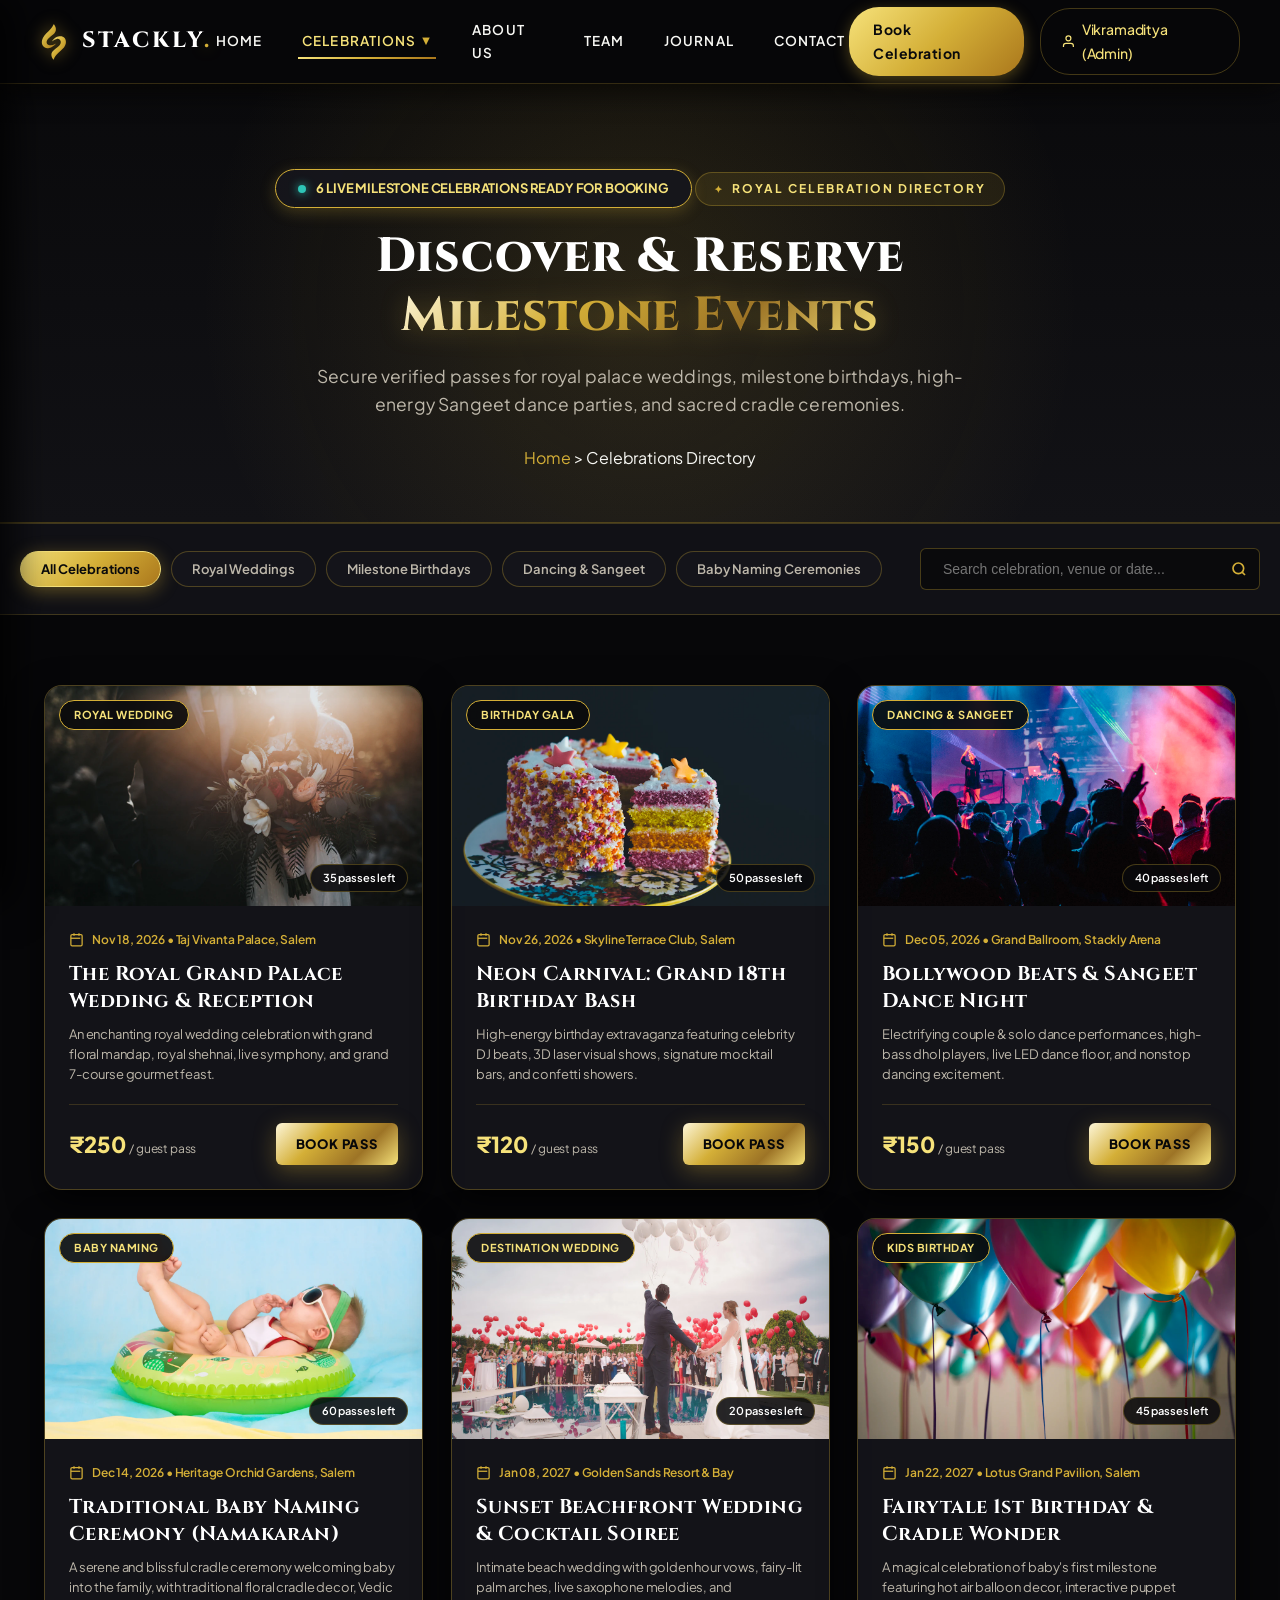
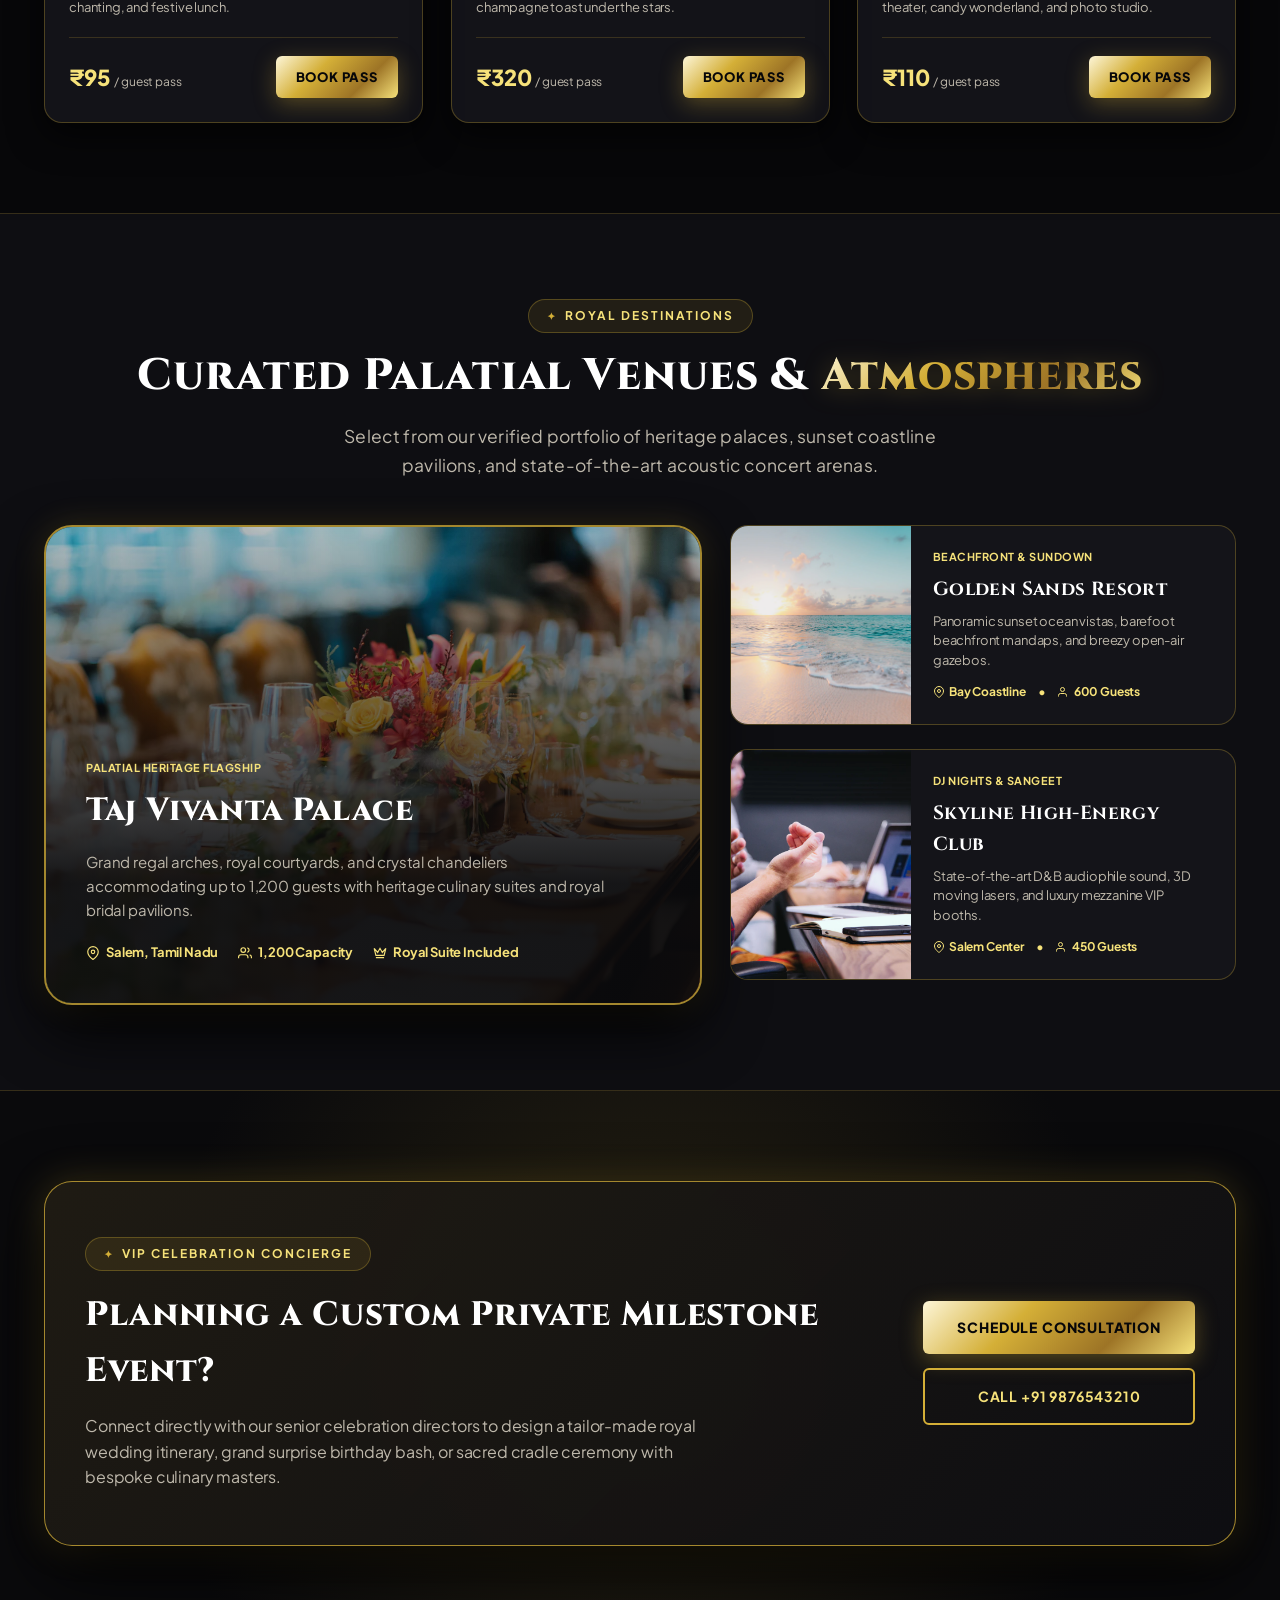
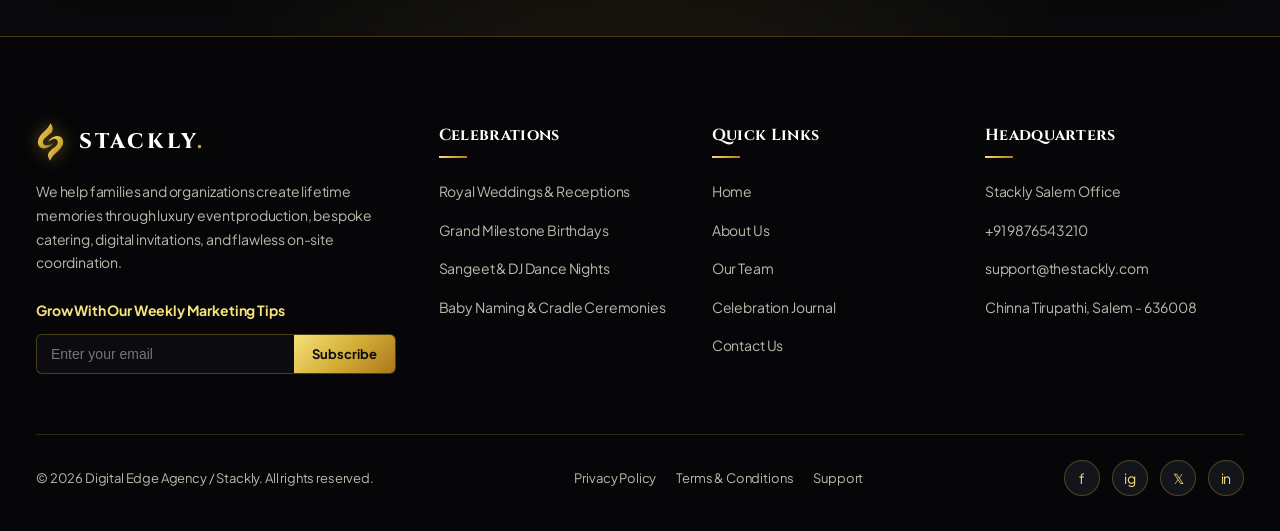
<file: events.html>
﻿<!DOCTYPE html>
<html lang="en">
<head>
  <meta charset="UTF-8">
  <meta name="viewport" content="width=device-width, initial-scale=1.0">
  <title>Celebration Directory - Stackly Luxury Events</title>
  <meta name="description" content="Explore and book passes for Royal Weddings, Grand Birthdays, Dance & Sangeet Nights, and Traditional Baby Naming Ceremonies.">

  <!-- Stylesheets (PRD Compliant) -->
  <link rel="stylesheet" href="css/variables.css">
  <link rel="stylesheet" href="css/loader.css">
  <link rel="stylesheet" href="css/navbar.css">
  <link rel="stylesheet" href="css/styles.css">
  <link rel="stylesheet" href="css/events.css">
  <link rel="stylesheet" href="css/animations.css">
</head>
<body>

  <!-- ==========================================================================
       PRD LOADER PAGE (PAGES 4-15 COMPLIANT - BLACK & GOLD)
       ========================================================================== -->
  <div id="page-loader" class="loader-container" role="status" aria-live="polite">
    <div class="loader-logo-wrapper">
      <svg class="loader-logo-svg" xmlns="http://www.w3.org/2000/svg" viewBox="398 82 212 290" aria-label="Stackly Logo">
        <defs>
          <linearGradient id="loaderGoldGrad" x1="0%" y1="0%" x2="100%" y2="100%">
            <stop offset="0%" style="stop-color:#f6e27a"/>
            <stop offset="50%" style="stop-color:#d4af37"/>
            <stop offset="100%" style="stop-color:#aa771c"/>
          </linearGradient>
        </defs>
        <path fill="url(#loaderGoldGrad)" d="M419.713867,256.179962 C408.001251,235.739304 410.215973,215.613876 419.889709,195.679504 C426.373138,182.319229 436.255493,171.444672 446.508270,160.904480 C457.075165,150.041229 468.783997,140.348602 478.792694,128.896606 C487.411407,119.035004 494.797852,108.464394 500.031921,96.425682 C500.738983,94.799370 501.001617,92.854477 502.785980,91.712807 C503.214905,91.838028 503.879059,91.821617 504.103485,92.127670 C514.526489,106.341171 522.003967,121.483376 518.287415,139.859406 C515.933533,151.498276 508.987885,160.308563 500.296600,167.942245 C487.788574,178.928223 473.634369,187.949692 462.046570,200.037262 C456.219025,206.116135 451.191589,212.659836 449.149933,221.054688 C445.376373,236.570572 454.272034,249.198563 470.197021,250.779221 C485.241028,252.272446 499.302216,248.880798 512.632202,241.996979 C514.021362,241.279602 515.213196,239.793518 517.062500,240.547546 C517.833252,242.063324 516.690857,242.794266 515.917847,243.562866 C502.480865,256.923462 487.519073,267.973206 468.591339,271.949402 C447.923096,276.291199 431.269562,272.383606 419.713867,256.179962Z"/>
        <path fill="url(#loaderGoldGrad)" d="M536.351807,311.352905 C521.089722,325.623138 508.631836,341.451172 501.644409,361.304535 C500.580017,360.856842 499.799347,360.777496 499.458496,360.348633 C491.323975,350.113098 485.458466,338.909088 484.707672,325.531189 C484.034546,313.536499 489.236786,303.909576 496.947052,295.363251 C506.737030,284.511749 519.089050,276.702271 530.329102,267.573334 C539.676453,259.981689 548.930542,252.352356 553.649658,240.719803 C556.247925,234.315125 556.803040,227.722214 555.167542,221.122284 C551.964783,208.197189 539.399353,200.886032 526.174622,203.877502 C513.911682,206.651428 503.242737,212.702515 493.079834,219.823700 C492.039246,220.552856 491.267578,221.851700 489.661957,221.557190 C488.659760,220.289383 489.653076,219.345703 490.287292,218.480408 C503.850159,199.976334 521.506714,187.674316 544.321167,183.636948 C574.742554,178.253418 599.437622,199.883118 594.804749,234.346802 C592.539368,251.198425 583.628967,264.794067 572.581299,277.156372 C561.558105,289.491241 548.610413,299.803345 536.351807,311.352905Z"/>
      </svg>
      <div class="loader-brand-title">STACKLY<span>.</span></div>
    </div>
    <div class="loader-spinner-wrapper">
      <div class="loader-spinner"></div>
    </div>
    <div class="loader-text">Loading Celebrations...</div>
    <div class="loader-subtext" id="loader-status">FETCHING ROYAL CELEBRATION DIRECTORY...</div>
  </div>

  <!-- ==========================================================================
       100% FULL-WIDTH NAVBAR (PRD PAGES 15-17 COMPLIANT)
       ========================================================================== -->
  <header class="site-header">
    <div class="navbar-container">
      <a href="index.html" class="nav-brand" aria-label="Stackly Homepage">
        <svg class="nav-brand-logo" xmlns="http://www.w3.org/2000/svg" viewBox="398 82 212 290" aria-label="Stackly Logo"><defs><linearGradient id="goldGrad" x1="0%" y1="0%" x2="100%" y2="100%"><stop offset="0%" style="stop-color:#f6e27a"/><stop offset="50%" style="stop-color:#d4af37"/><stop offset="100%" style="stop-color:#aa771c"/></linearGradient></defs><path fill="url(#goldGrad)" d="M419.713867,256.179962 C408.001251,235.739304 410.215973,215.613876 419.889709,195.679504 C426.373138,182.319229 436.255493,171.444672 446.508270,160.904480 C457.075165,150.041229 468.783997,140.348602 478.792694,128.896606 C487.411407,119.035004 494.797852,108.464394 500.031921,96.425682 C500.738983,94.799370 501.001617,92.854477 502.785980,91.712807 C503.214905,91.838028 503.879059,91.821617 504.103485,92.127670 C514.526489,106.341171 522.003967,121.483376 518.287415,139.859406 C515.933533,151.498276 508.987885,160.308563 500.296600,167.942245 C487.788574,178.928223 473.634369,187.949692 462.046570,200.037262 C456.219025,206.116135 451.191589,212.659836 449.149933,221.054688 C445.376373,236.570572 454.272034,249.198563 470.197021,250.779221 C485.241028,252.272446 499.302216,248.880798 512.632202,241.996979 C514.021362,241.279602 515.213196,239.793518 517.062500,240.547546 C517.833252,242.063324 516.690857,242.794266 515.917847,243.562866 C502.480865,256.923462 487.519073,267.973206 468.591339,271.949402 C447.923096,276.291199 431.269562,272.383606 419.713867,256.179962Z"/><path fill="url(#goldGrad)" d="M536.351807,311.352905 C521.089722,325.623138 508.631836,341.451172 501.644409,361.304535 C500.580017,360.856842 499.799347,360.777496 499.458496,360.348633 C491.323975,350.113098 485.458466,338.909088 484.707672,325.531189 C484.034546,313.536499 489.236786,303.909576 496.947052,295.363251 C506.737030,284.511749 519.089050,276.702271 530.329102,267.573334 C539.676453,259.981689 548.930542,252.352356 553.649658,240.719803 C556.247925,234.315125 556.803040,227.722214 555.167542,221.122284 C551.964783,208.197189 539.399353,200.886032 526.174622,203.877502 C513.911682,206.651428 503.242737,212.702515 493.079834,219.823700 C492.039246,220.552856 491.267578,221.851700 489.661957,221.557190 C488.659760,220.289383 489.653076,219.345703 490.287292,218.480408 C503.850159,199.976334 521.506714,187.674316 544.321167,183.636948 C574.742554,178.253418 599.437622,199.883118 594.804749,234.346802 C592.539368,251.198425 583.628967,264.794067 572.581299,277.156372 C561.558105,289.491241 548.610413,299.803345 536.351807,311.352905Z"/></svg>
        <div class="nav-brand-text">STACKLY<span>.</span></div>
      </a>

      <nav aria-label="Main Navigation">
        <ul class="nav-menu">
          <li class="nav-item"><a href="index.html" class="nav-link">Home</a></li>
          <li class="nav-item">
            <a href="events.html" class="nav-link active">
              Celebrations <span class="dropdown-indicator">▼</span>
            </a>
            <ul class="dropdown-menu">
              <li class="dropdown-item"><a href="events.html?filter=wedding">Royal Weddings</a></li>
              <li class="dropdown-item"><a href="events.html?filter=birthday">Grand Birthdays</a></li>
              <li class="dropdown-item"><a href="events.html?filter=dance">Sangeet &amp; Dance Nights</a></li>
              <li class="dropdown-item"><a href="events.html?filter=baby-naming">Baby Naming Ceremonies</a></li>
            </ul>
          </li>
          <li class="nav-item"><a href="about.html" class="nav-link">About Us</a></li>
          <li class="nav-item"><a href="team.html" class="nav-link">Team</a></li>
          <li class="nav-item"><a href="blog.html" class="nav-link">Journal</a></li>
          <li class="nav-item"><a href="contact.html" class="nav-link">Contact</a></li>
        </ul>
      </nav>

      <div class="nav-actions">
        <a href="events.html" class="btn-book">Book Celebration</a>
        <a href="login.html" class="btn-login">Login</a>
      </div>

      <button class="hamburger-btn" id="hamburger-btn" aria-label="Open mobile menu">
        <div class="hamburger-icon">
          <span></span>
          <span></span>
          <span></span>
        </div>
      </button>
    </div>
  </header>

  <!-- MOBILE DRAWER (PRD IMAGE 1 COMPLIANT) -->
  <div class="mobile-overlay" id="mobile-overlay"></div>
  <aside class="mobile-drawer" id="mobile-drawer">
    <div class="drawer-header">
      <div class="nav-brand">
        <svg class="nav-brand-logo" xmlns="http://www.w3.org/2000/svg" viewBox="398 82 212 290" aria-label="Stackly Logo"><defs><linearGradient id="goldGrad" x1="0%" y1="0%" x2="100%" y2="100%"><stop offset="0%" style="stop-color:#f6e27a"/><stop offset="50%" style="stop-color:#d4af37"/><stop offset="100%" style="stop-color:#aa771c"/></linearGradient></defs><path fill="url(#goldGrad)" d="M419.713867,256.179962 C408.001251,235.739304 410.215973,215.613876 419.889709,195.679504 C426.373138,182.319229 436.255493,171.444672 446.508270,160.904480 C457.075165,150.041229 468.783997,140.348602 478.792694,128.896606 C487.411407,119.035004 494.797852,108.464394 500.031921,96.425682 C500.738983,94.799370 501.001617,92.854477 502.785980,91.712807 C503.214905,91.838028 503.879059,91.821617 504.103485,92.127670 C514.526489,106.341171 522.003967,121.483376 518.287415,139.859406 C515.933533,151.498276 508.987885,160.308563 500.296600,167.942245 C487.788574,178.928223 473.634369,187.949692 462.046570,200.037262 C456.219025,206.116135 451.191589,212.659836 449.149933,221.054688 C445.376373,236.570572 454.272034,249.198563 470.197021,250.779221 C485.241028,252.272446 499.302216,248.880798 512.632202,241.996979 C514.021362,241.279602 515.213196,239.793518 517.062500,240.547546 C517.833252,242.063324 516.690857,242.794266 515.917847,243.562866 C502.480865,256.923462 487.519073,267.973206 468.591339,271.949402 C447.923096,276.291199 431.269562,272.383606 419.713867,256.179962Z"/><path fill="url(#goldGrad)" d="M536.351807,311.352905 C521.089722,325.623138 508.631836,341.451172 501.644409,361.304535 C500.580017,360.856842 499.799347,360.777496 499.458496,360.348633 C491.323975,350.113098 485.458466,338.909088 484.707672,325.531189 C484.034546,313.536499 489.236786,303.909576 496.947052,295.363251 C506.737030,284.511749 519.089050,276.702271 530.329102,267.573334 C539.676453,259.981689 548.930542,252.352356 553.649658,240.719803 C556.247925,234.315125 556.803040,227.722214 555.167542,221.122284 C551.964783,208.197189 539.399353,200.886032 526.174622,203.877502 C513.911682,206.651428 503.242737,212.702515 493.079834,219.823700 C492.039246,220.552856 491.267578,221.851700 489.661957,221.557190 C488.659760,220.289383 489.653076,219.345703 490.287292,218.480408 C503.850159,199.976334 521.506714,187.674316 544.321167,183.636948 C574.742554,178.253418 599.437622,199.883118 594.804749,234.346802 C592.539368,251.198425 583.628967,264.794067 572.581299,277.156372 C561.558105,289.491241 548.610413,299.803345 536.351807,311.352905Z"/></svg>
        <div class="nav-brand-text" style="font-size: 20px;">STACKLY<span>.</span></div>
      </div>
      <button class="drawer-close-btn" id="drawer-close-btn">✕</button>
    </div>

    <div class="drawer-search-box">
      <div class="drawer-search-title">Search Now!</div>
      <form class="drawer-search-form" id="drawer-search-form">
        <input type="text" class="drawer-search-input" placeholder="Search here..." required>
        <button type="submit" class="drawer-search-btn">
          <svg width="15" height="15" viewBox="0 0 24 24" fill="none" stroke="currentColor" stroke-width="2.5"><circle cx="11" cy="11" r="8"></circle><line x1="21" y1="21" x2="16.65" y2="16.65"></line></svg>
        </button>
      </form>
    </div>

    <ul class="drawer-nav">
      <li class="drawer-nav-item"><a href="index.html" class="drawer-nav-link">Home</a></li>
      <li class="drawer-nav-item"><a href="events.html" class="drawer-nav-link active">Celebrations</a></li>
      <li class="drawer-nav-item"><a href="about.html" class="drawer-nav-link">About Us</a></li>
      <li class="drawer-nav-item"><a href="team.html" class="drawer-nav-link">Our Team</a></li>
      <li class="drawer-nav-item"><a href="blog.html" class="drawer-nav-link">Celebration Journal</a></li>
      <li class="drawer-nav-item"><a href="index.html#packages-section" class="drawer-nav-link">Packages</a></li>
      <li class="drawer-nav-item"><a href="contact.html" class="drawer-nav-link">Contact</a></li>
    </ul>

        <!-- PRD Mobile Drawer: Login & Action Buttons -->
    <div class="drawer-actions">
      <a href="login.html" class="btn-login drawer-btn-login">
        <svg width="15" height="15" viewBox="0 0 24 24" fill="none" stroke="currentColor" stroke-width="2"><path d="M15 3h4a2 2 0 0 1 2 2v14a2 2 0 0 1-2 2h-4"></path><polyline points="10 17 15 12 10 7"></polyline><line x1="15" y1="12" x2="3" y2="12"></line></svg>
        <span>Login</span>
      </a>
      <a href="events.html" class="btn-book drawer-btn-book">Book Celebration</a>
      <button class="drawer-logout-btn btn-dash-logout" style="display: none;" aria-label="Log out of account">
        <svg width="14" height="14" viewBox="0 0 24 24" fill="none" stroke="currentColor" stroke-width="2"><path d="M9 21H5a2 2 0 0 1-2-2V5a2 2 0 0 1 2-2h4"></path><polyline points="16 17 21 12 16 7"></polyline><line x1="21" y1="12" x2="9" y2="12"></line></svg>
        <span>Log Out</span>
      </button>
    </div>

<div class="drawer-contact-card">
      <div class="drawer-contact-title">Contact Info</div>
      <div class="drawer-contact-item">
        <span class="drawer-contact-label">Phone</span>
        <a href="tel:+919876543210">+91 9876543210</a>
      </div>
      <div class="drawer-contact-item">
        <span class="drawer-contact-label">Email</span>
        <a href="mailto:support@thestackly.com">support@thestackly.com</a>
      </div>
      <div class="drawer-contact-item">
        <span class="drawer-contact-label">Location</span>
        <span>Stackly, Salem</span>
      </div>
    </div>
  </aside>

  <main>
    <!-- ==========================================================================
         SECTION 1: HERO BANNER & CELEBRATION BREADCRUMB
         ========================================================================== -->
    <section class="events-hero-wrapper" data-animate="fade" data-duration="1000">
      <div class="container">
        <div class="events-hero-content">
          <div class="events-live-counter-pill">
            <span class="live-dot"></span>
            <span>6 LIVE MILESTONE CELEBRATIONS READY FOR BOOKING</span>
          </div>
          <span class="section-badge">ROYAL CELEBRATION DIRECTORY</span>
          <h1 class="section-title" style="font-size: 48px; margin-bottom: 16px;">Discover &amp; Reserve <span class="gold-text">Milestone Events</span></h1>
          <p class="section-subtitle" style="margin: 0 auto 26px; max-width: 680px;">
            Secure verified passes for royal palace weddings, milestone birthdays, high-energy Sangeet dance parties, and sacred cradle ceremonies.
          </p>
          <div class="breadcrumb-nav">
            <a href="index.html">Home</a>
            <span class="breadcrumb-separator">&gt;</span>
            <span class="breadcrumb-current">Celebrations Directory</span>
          </div>
        </div>
      </div>
    </section>

    <!-- ==========================================================================
         SECTION 2: CATEGORY FILTER & LIVE SEARCH TOOLBAR (STICKY RIBBON)
         ========================================================================== -->
    <section class="celebration-ribbon-bar" data-animate="fade-up" data-delay="200">
      <div class="container">
        <div class="ribbon-flex">
          <div class="events-filters">
            <button class="filter-pill active" data-filter="all">All Celebrations</button>
            <button class="filter-pill" data-filter="wedding">Royal Weddings</button>
            <button class="filter-pill" data-filter="birthday">Milestone Birthdays</button>
            <button class="filter-pill" data-filter="dance">Dancing &amp; Sangeet</button>
            <button class="filter-pill" data-filter="baby-naming">Baby Naming Ceremonies</button>
          </div>

          <div style="display: flex; align-items: center; background: rgba(10, 10, 12, 0.9); border: 1px solid var(--color-border-gold); border-radius: var(--radius-sm); padding: 4px 12px; width: 100%; max-width: 340px;">
            <input type="text" id="live-filter-search" placeholder="Search celebration, venue or date..." style="background: transparent; border: none; padding: 8px 10px; color: #ffffff; font-size: 14px; outline: none; width: 100%;">
            <svg width="16" height="16" viewBox="0 0 24 24" fill="none" stroke="currentColor" stroke-width="2.5" style="color: var(--color-accent-gold); flex-shrink: 0;"><circle cx="11" cy="11" r="8"></circle><line x1="21" y1="21" x2="16.65" y2="16.65"></line></svg>
          </div>
        </div>
      </div>
    </section>

    <!-- ==========================================================================
         SECTION 3: DETAILED CELEBRATION LISTINGS GRID
         ========================================================================== -->
    <section class="section" data-animate="fade-up" data-duration="800" style="padding: 70px 24px 90px;">
      <div class="container">
        <div class="events-grid" data-stagger id="events-grid-container">
          <!-- Populated dynamically via events.js -->
        </div>
      </div>
    </section>

    <!-- ==========================================================================
         SECTION 4: EXCLUSIVE VENUES & EXPERIENCES SHOWCASE (ASYMMETRICAL LAYOUT)
         ========================================================================== -->
    <section class="section section-alt" data-animate="fade-up" data-duration="800" style="padding: 85px 24px;">
      <div class="container">
        <div style="text-align: center; margin-bottom: 20px;">
          <span class="section-badge">ROYAL DESTINATIONS</span>
          <h2 class="section-title">Curated Palatial Venues &amp; <span class="gold-text">Atmospheres</span></h2>
          <p class="section-subtitle" style="margin: 0 auto; max-width: 650px;">
            Select from our verified portfolio of heritage palaces, sunset coastline pavilions, and state-of-the-art acoustic concert arenas.
          </p>
        </div>

        <div class="venues-asymmetric-grid">
          <!-- 1 Large Featured Showcase Card: Taj Vivanta Palace -->
          <div class="venue-featured-card">
            <img src="assets/img-1545232979-fbf68fe9b1af.webp" alt="Taj Vivanta Palace" class="venue-bg-image">
            <div class="venue-overlay"></div>
            <div class="venue-details">
              <span class="venue-badge-pill">Palatial Heritage Flagship</span>
              <h3 style="font-size: 32px; font-weight: 800; color: #ffffff; margin-bottom: 12px; font-family: var(--font-heading);">Taj Vivanta Palace</h3>
              <p style="font-size: 15px; color: var(--color-text-secondary); line-height: 1.6; margin-bottom: 20px; max-width: 520px;">
                Grand regal arches, royal courtyards, and crystal chandeliers accommodating up to 1,200 guests with heritage culinary suites and royal bridal pavilions.
              </p>
              <div style="display: flex; gap: 20px; flex-wrap: wrap; align-items: center;">
                <span style="display: inline-flex; align-items: center; gap: 6px; font-size: 13px; font-weight: 700; color: var(--color-accent-gold-light);">
                  <svg width="14" height="14" viewBox="0 0 24 24" fill="none" stroke="currentColor" stroke-width="2"><path d="M21 10c0 7-9 13-9 13s-9-6-9-13a9 9 0 0 1 18 0z"></path><circle cx="12" cy="10" r="3"></circle></svg> Salem, Tamil Nadu
                </span>
                <span style="display: inline-flex; align-items: center; gap: 6px; font-size: 13px; font-weight: 700; color: var(--color-accent-gold-light);">
                  <svg width="14" height="14" viewBox="0 0 24 24" fill="none" stroke="currentColor" stroke-width="2"><path d="M17 21v-2a4 4 0 0 0-4-4H5a4 4 0 0 0-4 4v2"></path><circle cx="9" cy="7" r="4"></circle><path d="M23 21v-2a4 4 0 0 0-3-3.87"></path><path d="M16 3.13a4 4 0 0 1 0 7.75"></path></svg> 1,200 Capacity
                </span>
                <span style="display: inline-flex; align-items: center; gap: 6px; font-size: 13px; font-weight: 700; color: var(--color-accent-gold-light);">
                  <svg width="14" height="14" viewBox="0 0 24 24" fill="none" stroke="currentColor" stroke-width="2"><path d="M2 4l3 12h14l3-12-6 7-4-7-4 7-6-7zm3 16h14"></path></svg> Royal Suite Included
                </span>
              </div>
            </div>
          </div>

          <!-- 2 Stacked Boutique Venue Cards -->
          <div class="venue-stacked-cards">
            <div class="venue-compact-card">
              <div class="venue-compact-thumb">
                <img src="assets/img-1507525428034-b723cf961d3e.webp" alt="Golden Sands Resort">
              </div>
              <div class="venue-compact-body">
                <span class="venue-badge-pill">Beachfront &amp; Sundown</span>
                <h4>Golden Sands Resort</h4>
                <p style="font-size: 13px; color: var(--color-text-secondary); line-height: 1.5; margin-bottom: 12px;">
                  Panoramic sunset ocean vistas, barefoot beachfront mandaps, and breezy open-air gazebos.
                </p>
                <div style="display: flex; gap: 12px; font-size: 12px; font-weight: 700; color: var(--color-accent-gold-light);">
                  <span style="display: inline-flex; align-items: center; gap: 4px;"><svg width="12" height="12" viewBox="0 0 24 24" fill="none" stroke="currentColor" stroke-width="2"><path d="M21 10c0 7-9 13-9 13s-9-6-9-13a9 9 0 0 1 18 0z"></path><circle cx="12" cy="10" r="3"></circle></svg> Bay Coastline</span>
                  <span>•</span>
                  <span style="display: inline-flex; align-items: center; gap: 4px;"><svg width="12" height="12" viewBox="0 0 24 24" fill="none" stroke="currentColor" stroke-width="2"><path d="M17 21v-2a4 4 0 0 0-4-4H5a4 4 0 0 0-4 4v2"></path><circle cx="9" cy="7" r="4"></circle></svg> 600 Guests</span>
                </div>
              </div>
            </div>

            <div class="venue-compact-card">
              <div class="venue-compact-thumb">
                <img src="assets/img-1517245386807-bb43f82c33c4.webp" alt="Skyline High-Energy Club">
              </div>
              <div class="venue-compact-body">
                <span class="venue-badge-pill">DJ Nights &amp; Sangeet</span>
                <h4>Skyline High-Energy Club</h4>
                <p style="font-size: 13px; color: var(--color-text-secondary); line-height: 1.5; margin-bottom: 12px;">
                  State-of-the-art D&amp;B audiophile sound, 3D moving lasers, and luxury mezzanine VIP booths.
                </p>
                <div style="display: flex; gap: 12px; font-size: 12px; font-weight: 700; color: var(--color-accent-gold-light);">
                  <span style="display: inline-flex; align-items: center; gap: 4px;"><svg width="12" height="12" viewBox="0 0 24 24" fill="none" stroke="currentColor" stroke-width="2"><path d="M21 10c0 7-9 13-9 13s-9-6-9-13a9 9 0 0 1 18 0z"></path><circle cx="12" cy="10" r="3"></circle></svg> Salem Center</span>
                  <span>•</span>
                  <span style="display: inline-flex; align-items: center; gap: 4px;"><svg width="12" height="12" viewBox="0 0 24 24" fill="none" stroke="currentColor" stroke-width="2"><path d="M17 21v-2a4 4 0 0 0-4-4H5a4 4 0 0 0-4 4v2"></path><circle cx="9" cy="7" r="4"></circle></svg> 450 Guests</span>
                </div>
              </div>
            </div>
          </div>
        </div>
      </div>
    </section>

    <!-- ==========================================================================
         SECTION 5: VIP CUSTOM EVENT CONCIERGE & BOOKING CTA
         ========================================================================== -->
    <section class="section" data-animate="fade-up" data-duration="800" style="padding: 90px 24px; background: radial-gradient(circle at center, rgba(212, 175, 55, 0.15) 0%, rgba(10, 10, 12, 0.98) 70%), #0a0a0c;">
      <div class="container">
        <div class="concierge-vip-box">
          <div>
            <span class="section-badge">VIP CELEBRATION CONCIERGE</span>
            <h2 style="font-size: 34px; font-weight: 800; color: #ffffff; margin-bottom: 14px; font-family: var(--font-heading);">
              Planning a Custom Private <span class="gold-text">Milestone Event</span>?
            </h2>
            <p style="font-size: 16px; color: var(--color-text-secondary); line-height: 1.6; max-width: 620px;">
              Connect directly with our senior celebration directors to design a tailor-made royal wedding itinerary, grand surprise birthday bash, or sacred cradle ceremony with bespoke culinary masters.
            </p>
          </div>
          <div style="display: flex; flex-direction: column; gap: 14px; min-width: 250px;">
            <a href="contact.html" class="btn btn-primary" style="text-align: center;">Schedule Consultation</a>
            <a href="tel:+919876543210" class="btn btn-secondary" style="text-align: center;">Call +91 9876543210</a>
          </div>
        </div>
      </div>
    </section>
  </main>

  <!-- Pass Booking Modal -->
  <div class="modal-overlay" id="registration-modal" role="dialog" aria-modal="true" aria-labelledby="modal-event-name">
    <div class="modal-content">
      <div class="modal-header">
        <div>
          <span style="font-size: 11px; text-transform: uppercase; color: var(--color-accent-gold); letter-spacing: 1px;">Royal Celebration Pass</span>
          <h3 class="modal-title" id="modal-event-name">Celebration Registration</h3>
        </div>
        <button class="modal-close-btn" id="modal-close-btn" aria-label="Close modal">&times;</button>
      </div>

      <div id="modal-reg-success" style="display: none;"></div>

      <form id="registration-form">
        <div class="modal-form-group">
          <label class="modal-label" for="reg-fullname">Primary Guest / Host Name *</label>
          <input type="text" id="reg-fullname" class="modal-input" placeholder="e.g. Eleanor Vance" required>
        </div>

        <div class="modal-form-group">
          <label class="modal-label" for="reg-email">Email Address *</label>
          <input type="email" id="reg-email" class="modal-input" placeholder="e.g. eleanor@domain.com" required>
        </div>

        <div style="display: grid; grid-template-columns: 1.2fr 0.8fr; gap: 14px;">
          <div class="modal-form-group">
            <label class="modal-label" for="ticket-tier">Pass Tier</label>
            <select id="ticket-tier" class="modal-select">
              <option value="1">Standard Guest Pass</option>
              <option value="1.75">VIP Table Pass</option>
              <option value="2.5">Royal Deluxe Pass</option>
            </select>
          </div>

          <div class="modal-form-group">
            <label class="modal-label" for="ticket-quantity">Passes</label>
            <input type="number" id="ticket-quantity" class="modal-input" min="1" max="20" value="1" required>
          </div>
        </div>

        <div style="display: flex; align-items: center; justify-content: space-between; padding: 14px; background: rgba(10, 10, 12, 0.8); border: 1px solid var(--color-border-gold); border-radius: var(--radius-sm); margin-bottom: 20px;">
          <span style="font-size: 14px; color: var(--color-text-secondary);">Total Payable:</span>
          <span id="total-price-display" style="font-size: 22px; font-weight: 800; color: var(--color-accent-gold-light);">₹199</span>
        </div>

        <button type="submit" class="btn btn-primary" style="width: 100%;">Confirm Invitation Pass</button>
      </form>
    </div>
  </div>

  <!-- 100% Full-Width Footer -->
  <footer class="site-footer">
    <div class="footer-container">
      <div class="footer-top">
        <div class="footer-brand">
          <div class="nav-brand" style="margin-bottom: 8px;">
            <svg class="nav-brand-logo" xmlns="http://www.w3.org/2000/svg" viewBox="398 82 212 290" aria-label="Stackly Logo"><defs><linearGradient id="goldGrad" x1="0%" y1="0%" x2="100%" y2="100%"><stop offset="0%" style="stop-color:#f6e27a"/><stop offset="50%" style="stop-color:#d4af37"/><stop offset="100%" style="stop-color:#aa771c"/></linearGradient></defs><path fill="url(#goldGrad)" d="M419.713867,256.179962 C408.001251,235.739304 410.215973,215.613876 419.889709,195.679504 C426.373138,182.319229 436.255493,171.444672 446.508270,160.904480 C457.075165,150.041229 468.783997,140.348602 478.792694,128.896606 C487.411407,119.035004 494.797852,108.464394 500.031921,96.425682 C500.738983,94.799370 501.001617,92.854477 502.785980,91.712807 C503.214905,91.838028 503.879059,91.821617 504.103485,92.127670 C514.526489,106.341171 522.003967,121.483376 518.287415,139.859406 C515.933533,151.498276 508.987885,160.308563 500.296600,167.942245 C487.788574,178.928223 473.634369,187.949692 462.046570,200.037262 C456.219025,206.116135 451.191589,212.659836 449.149933,221.054688 C445.376373,236.570572 454.272034,249.198563 470.197021,250.779221 C485.241028,252.272446 499.302216,248.880798 512.632202,241.996979 C514.021362,241.279602 515.213196,239.793518 517.062500,240.547546 C517.833252,242.063324 516.690857,242.794266 515.917847,243.562866 C502.480865,256.923462 487.519073,267.973206 468.591339,271.949402 C447.923096,276.291199 431.269562,272.383606 419.713867,256.179962Z"/><path fill="url(#goldGrad)" d="M536.351807,311.352905 C521.089722,325.623138 508.631836,341.451172 501.644409,361.304535 C500.580017,360.856842 499.799347,360.777496 499.458496,360.348633 C491.323975,350.113098 485.458466,338.909088 484.707672,325.531189 C484.034546,313.536499 489.236786,303.909576 496.947052,295.363251 C506.737030,284.511749 519.089050,276.702271 530.329102,267.573334 C539.676453,259.981689 548.930542,252.352356 553.649658,240.719803 C556.247925,234.315125 556.803040,227.722214 555.167542,221.122284 C551.964783,208.197189 539.399353,200.886032 526.174622,203.877502 C513.911682,206.651428 503.242737,212.702515 493.079834,219.823700 C492.039246,220.552856 491.267578,221.851700 489.661957,221.557190 C488.659760,220.289383 489.653076,219.345703 490.287292,218.480408 C503.850159,199.976334 521.506714,187.674316 544.321167,183.636948 C574.742554,178.253418 599.437622,199.883118 594.804749,234.346802 C592.539368,251.198425 583.628967,264.794067 572.581299,277.156372 C561.558105,289.491241 548.610413,299.803345 536.351807,311.352905Z"/></svg>
            <div class="nav-brand-text" style="font-size: 21px;">STACKLY<span>.</span></div>
          </div>
          <p>
            We help families and organizations create lifetime memories through luxury event production, bespoke catering, digital invitations, and flawless on-site coordination.
          </p>
          <div class="footer-newsletter-title">Grow With Our Weekly Marketing Tips</div>
          <form class="footer-newsletter-form">
            <input type="email" class="footer-newsletter-input" placeholder="Enter your email" required aria-label="Newsletter email">
            <button type="submit" class="footer-newsletter-btn">Subscribe</button>
          </form>
        </div>

        <div>
          <h4 class="footer-col-title">Celebrations</h4>
          <ul class="footer-links">
            <li><a href="events.html?filter=wedding">Royal Weddings &amp; Receptions</a></li>
            <li><a href="events.html?filter=birthday">Grand Milestone Birthdays</a></li>
            <li><a href="events.html?filter=dance">Sangeet &amp; DJ Dance Nights</a></li>
            <li><a href="events.html?filter=baby-naming">Baby Naming &amp; Cradle Ceremonies</a></li>
          </ul>
        </div>

        <div>
          <h4 class="footer-col-title">Quick Links</h4>
          <ul class="footer-links">
            <li><a href="index.html">Home</a></li>
            <li><a href="about.html">About Us</a></li>
            <li><a href="team.html">Our Team</a></li>
            <li><a href="blog.html">Celebration Journal</a></li>
            <li><a href="contact.html">Contact Us</a></li>
          </ul>
        </div>

        <div>
          <h4 class="footer-col-title">Headquarters</h4>
          <ul class="footer-links">
            <li><a href="contact.html">Stackly Salem Office</a></li>
            <li><a href="tel:+919876543210">+91 9876543210</a></li>
            <li><a href="mailto:support@thestackly.com">support@thestackly.com</a></li>
            <li><a href="contact.html#salem-map-section">Chinna Tirupathi, Salem - 636008</a></li>
          </ul>
        </div>
      </div>

      <div class="footer-bottom">
        <div class="footer-copyright">
          © 2026 Digital Edge Agency / Stackly. All rights reserved.
        </div>
        <div class="footer-legal-links">
          <a href="404.html">Privacy Policy</a>
          <a href="404.html">Terms &amp; Conditions</a>
          <a href="contact.html">Support</a>
        </div>
        <div class="footer-socials">
          <a href="https://facebook.com" class="footer-social-link" target="_blank" rel="noopener">f</a>
          <a href="https://instagram.com" class="footer-social-link" target="_blank" rel="noopener">ig</a>
          <a href="https://x.com" class="footer-social-link" target="_blank" rel="noopener">𝕏</a>
          <a href="https://linkedin.com" class="footer-social-link" target="_blank" rel="noopener">in</a>
        </div>
      </div>
    </div>
  </footer>

  <script src="js/loader.js"></script>
  <script src="js/navbar.js"></script>
  <script src="js/events.js"></script>
  <script src="js/main.js"></script>
  <script src="js/auth.js"></script>
  <script src="js/animations.js"></script>
</body>
</html>
</file>
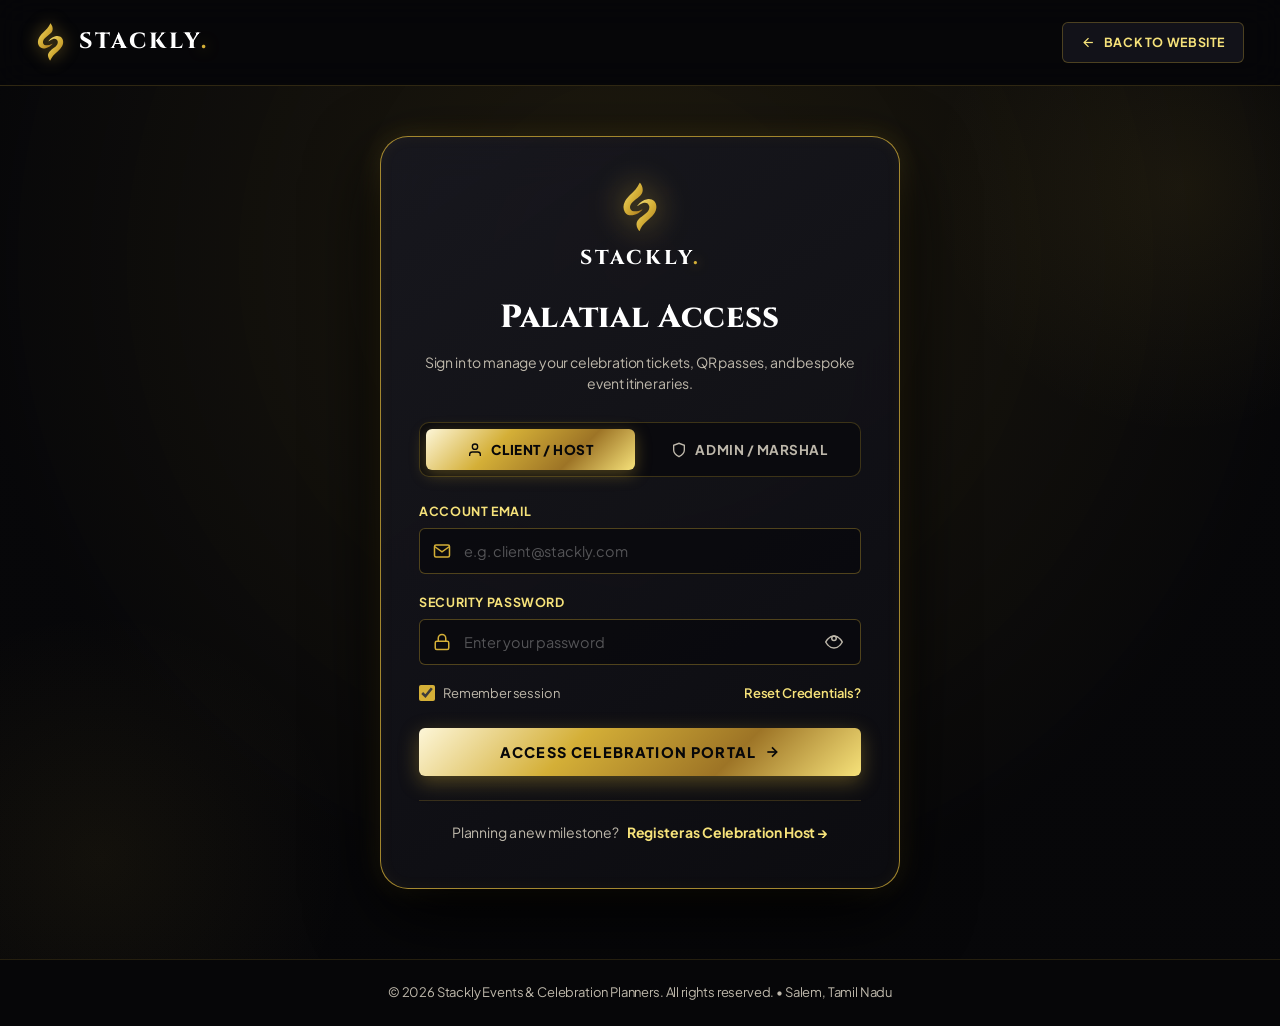
<file: login.html>
<!DOCTYPE html>
<html lang="en">
<head>
  <meta charset="UTF-8">
  <meta name="viewport" content="width=device-width, initial-scale=1.0">
  <title>Login • Stackly Celebration Platform | Role-Based Portal</title>
  <meta name="description" content="Sign in to your Stackly Celebration account to access your royal wedding passes, birthday galas, Sangeet dance tickets, and cradle ceremony itineraries.">
  
  <!-- Fonts & Stylesheets -->
  <link rel="stylesheet" href="css/variables.css">
  <link rel="stylesheet" href="css/navbar.css">
  <link rel="stylesheet" href="css/styles.css">
  <link rel="stylesheet" href="css/auth.css">
  <link rel="stylesheet" href="css/animations.css">
</head>
<body class="page-auth">

  <!-- Standalone Minimal Header -->
  <header class="standalone-minimal-header">
    <a href="index.html" class="nav-brand" aria-label="Stackly Homepage">
      <svg class="nav-brand-logo" xmlns="http://www.w3.org/2000/svg" viewBox="398 82 212 290" aria-label="Stackly Logo"><defs><linearGradient id="goldGrad" x1="0%" y1="0%" x2="100%" y2="100%"><stop offset="0%" style="stop-color:#f6e27a"/><stop offset="50%" style="stop-color:#d4af37"/><stop offset="100%" style="stop-color:#aa771c"/></linearGradient></defs><path fill="url(#goldGrad)" d="M419.713867,256.179962 C408.001251,235.739304 410.215973,215.613876 419.889709,195.679504 C426.373138,182.319229 436.255493,171.444672 446.508270,160.904480 C457.075165,150.041229 468.783997,140.348602 478.792694,128.896606 C487.411407,119.035004 494.797852,108.464394 500.031921,96.425682 C500.738983,94.799370 501.001617,92.854477 502.785980,91.712807 C503.214905,91.838028 503.879059,91.821617 504.103485,92.127670 C514.526489,106.341171 522.003967,121.483376 518.287415,139.859406 C515.933533,151.498276 508.987885,160.308563 500.296600,167.942245 C487.788574,178.928223 473.634369,187.949692 462.046570,200.037262 C456.219025,206.116135 451.191589,212.659836 449.149933,221.054688 C445.376373,236.570572 454.272034,249.198563 470.197021,250.779221 C485.241028,252.272446 499.302216,248.880798 512.632202,241.996979 C514.021362,241.279602 515.213196,239.793518 517.062500,240.547546 C517.833252,242.063324 516.690857,242.794266 515.917847,243.562866 C502.480865,256.923462 487.519073,267.973206 468.591339,271.949402 C447.923096,276.291199 431.269562,272.383606 419.713867,256.179962Z"/><path fill="url(#goldGrad)" d="M536.351807,311.352905 C521.089722,325.623138 508.631836,341.451172 501.644409,361.304535 C500.580017,360.856842 499.799347,360.777496 499.458496,360.348633 C491.323975,350.113098 485.458466,338.909088 484.707672,325.531189 C484.034546,313.536499 489.236786,303.909576 496.947052,295.363251 C506.737030,284.511749 519.089050,276.702271 530.329102,267.573334 C539.676453,259.981689 548.930542,252.352356 553.649658,240.719803 C556.247925,234.315125 556.803040,227.722214 555.167542,221.122284 C551.964783,208.197189 539.399353,200.886032 526.174622,203.877502 C513.911682,206.651428 503.242737,212.702515 493.079834,219.823700 C492.039246,220.552856 491.267578,221.851700 489.661957,221.557190 C488.659760,220.289383 489.653076,219.345703 490.287292,218.480408 C503.850159,199.976334 521.506714,187.674316 544.321167,183.636948 C574.742554,178.253418 599.437622,199.883118 594.804749,234.346802 C592.539368,251.198425 583.628967,264.794067 572.581299,277.156372 C561.558105,289.491241 548.610413,299.803345 536.351807,311.352905Z"/></svg>
      <div class="nav-brand-text">STACKLY<span>.</span></div>
    </a>
    <a href="index.html" class="btn-return-home">
      <svg width="15" height="15" viewBox="0 0 24 24" fill="none" stroke="currentColor" stroke-width="2"><line x1="19" y1="12" x2="5" y2="12"></line><polyline points="12 19 5 12 12 5"></polyline></svg>
      Back to Website
    </a>
  </header>

  <!-- ==========================================================================
       MAIN AUTHENTICATION SECTION: ROLE-BASED LOGIN
       ========================================================================== -->
  <main class="auth-page-wrapper">
    <div class="auth-card">
      
      <!-- Brand Logo Header & Title -->
      <div class="auth-header">
        <div class="auth-brand-logo-wrap" style="display: flex; flex-direction: column; align-items: center; gap: 8px; margin-bottom: 18px;">
          <svg class="auth-brand-logo-svg" xmlns="http://www.w3.org/2000/svg" viewBox="398 82 212 290" style="height: 52px; width: auto; filter: drop-shadow(0 0 16px rgba(212, 175, 55, 0.75));" aria-label="Stackly Logo">
            <defs>
              <linearGradient id="authGoldGrad" x1="0%" y1="0%" x2="100%" y2="100%">
                <stop offset="0%" style="stop-color:#f6e27a"/>
                <stop offset="50%" style="stop-color:#d4af37"/>
                <stop offset="100%" style="stop-color:#aa771c"/>
              </linearGradient>
            </defs>
            <path fill="url(#authGoldGrad)" d="M419.713867,256.179962 C408.001251,235.739304 410.215973,215.613876 419.889709,195.679504 C426.373138,182.319229 436.255493,171.444672 446.508270,160.904480 C457.075165,150.041229 468.783997,140.348602 478.792694,128.896606 C487.411407,119.035004 494.797852,108.464394 500.031921,96.425682 C500.738983,94.799370 501.001617,92.854477 502.785980,91.712807 C503.214905,91.838028 503.879059,91.821617 504.103485,92.127670 C514.526489,106.341171 522.003967,121.483376 518.287415,139.859406 C515.933533,151.498276 508.987885,160.308563 500.296600,167.942245 C487.788574,178.928223 473.634369,187.949692 462.046570,200.037262 C456.219025,206.116135 451.191589,212.659836 449.149933,221.054688 C445.376373,236.570572 454.272034,249.198563 470.197021,250.779221 C485.241028,252.272446 499.302216,248.880798 512.632202,241.996979 C514.021362,241.279602 515.213196,239.793518 517.062500,240.547546 C517.833252,242.063324 516.690857,242.794266 515.917847,243.562866 C502.480865,256.923462 487.519073,267.973206 468.591339,271.949402 C447.923096,276.291199 431.269562,272.383606 419.713867,256.179962Z"/>
            <path fill="url(#authGoldGrad)" d="M536.351807,311.352905 C521.089722,325.623138 508.631836,341.451172 501.644409,361.304535 C500.580017,360.856842 499.799347,360.777496 499.458496,360.348633 C491.323975,350.113098 485.458466,338.909088 484.707672,325.531189 C484.034546,313.536499 489.236786,303.909576 496.947052,295.363251 C506.737030,284.511749 519.089050,276.702271 530.329102,267.573334 C539.676453,259.981689 548.930542,252.352356 553.649658,240.719803 C556.247925,234.315125 556.803040,227.722214 555.167542,221.122284 C551.964783,208.197189 539.399353,200.886032 526.174622,203.877502 C513.911682,206.651428 503.242737,212.702515 493.079834,219.823700 C492.039246,220.552856 491.267578,221.851700 489.661957,221.557190 C488.659760,220.289383 489.653076,219.345703 490.287292,218.480408 C503.850159,199.976334 521.506714,187.674316 544.321167,183.636948 C574.742554,178.253418 599.437622,199.883118 594.804749,234.346802 C592.539368,251.198425 583.628967,264.794067 572.581299,277.156372 C561.558105,289.491241 548.610413,299.803345 536.351807,311.352905Z"/>
          </svg>
          <div style="font-family: var(--font-heading); font-size: 20px; font-weight: 800; letter-spacing: 3px; color: #ffffff;">
            STACKLY<span style="color: var(--color-accent-gold); text-shadow: 0 0 12px rgba(212, 175, 55, 0.8);">.</span>
          </div>
        </div>
        <h1 class="auth-title">Palatial Access</h1>
        <p class="auth-subtitle">Sign in to manage your celebration tickets, QR passes, and bespoke event itineraries.</p>
      </div>

      <!-- Role Selector Tabs: User vs Admin -->
      <div class="role-tabs-container" role="tablist">
        <button type="button" class="role-tab-btn active" data-role="user" role="tab" aria-selected="true">
          <svg width="16" height="16" viewBox="0 0 24 24" fill="none" stroke="currentColor"><path d="M20 21v-2a4 4 0 0 0-4-4H8a4 4 0 0 0-4 4v2"></path><circle cx="12" cy="7" r="4"></circle></svg>
          Client / Host
        </button>
        <button type="button" class="role-tab-btn" data-role="admin" role="tab" aria-selected="false">
          <svg width="16" height="16" viewBox="0 0 24 24" fill="none" stroke="currentColor"><path d="M12 22s8-4 8-10V5l-8-3-8 3v7c0 6 8 10 8 10z"></path></svg>
          Admin / Marshal
        </button>
      </div>

      <!-- Live Feedback Alert Box -->
      <div id="login-alert-box" class="auth-alert-message" role="alert"></div>

      <!-- Login Form -->
      <form class="auth-form" id="stackly-login-form" novalidate>
        
        <!-- Email Input -->
        <div class="auth-form-group">
          <label for="login-email" class="auth-label">Account Email</label>
          <div class="auth-input-wrapper">
            <div class="auth-input-icon">
              <svg width="18" height="18" viewBox="0 0 24 24" fill="none" stroke="currentColor" stroke-width="2"><path d="M4 4h16c1.1 0 2 .9 2 2v12c0 1.1-.9 2-2 2H4c-1.1 0-2-.9-2-2V6c0-1.1.9-2 2-2z"></path><polyline points="22,6 12,13 2,6"></polyline></svg>
            </div>
            <input 
              type="email" 
              id="login-email" 
              class="auth-input" 
              placeholder="e.g. client@stackly.com" 
              autocomplete="email"
              required>
          </div>
        </div>

        <!-- Password Input -->
        <div class="auth-form-group">
          <label for="login-password" class="auth-label">Security Password</label>
          <div class="auth-input-wrapper">
            <div class="auth-input-icon">
              <svg width="18" height="18" viewBox="0 0 24 24" fill="none" stroke="currentColor" stroke-width="2"><rect x="3" y="11" width="18" height="11" rx="2" ry="2"></rect><path d="M7 11V7a5 5 0 0 1 10 0v4"></path></svg>
            </div>
            <input 
              type="password" 
              id="login-password" 
              class="auth-input" 
              placeholder="Enter your password" 
              autocomplete="current-password"
              required>
            <button type="button" class="password-toggle-btn" aria-label="Toggle password visibility">
              <svg width="18" height="18" viewBox="0 0 24 24" fill="none" stroke="currentColor" stroke-width="2"><path d="M1 12s4-8 11-8 11 8 11 8-4 8-11 8-11-8-11-8z"></path><circle cx="12" cy="7" r="3"></circle></svg>
            </button>
          </div>
        </div>

        <!-- Options: Remember & Forgot -->
        <div class="auth-options-row">
          <label class="auth-checkbox-label">
            <input type="checkbox" class="auth-checkbox" checked>
            <span>Remember session</span>
          </label>
          <a href="contact.html" class="auth-forgot-link">Reset Credentials?</a>
        </div>

        <!-- Submit Button -->
        <button type="submit" class="btn-auth-submit" id="btn-login-submit">
          <span>Access Celebration Portal</span>
          <svg width="16" height="16" viewBox="0 0 24 24" fill="none" stroke="currentColor" stroke-width="2.5"><line x1="5" y1="12" x2="19" y2="12"></line><polyline points="12 5 19 12 12 19"></polyline></svg>
        </button>
      </form>

      <!-- Register Prompt Link -->
      <div class="auth-footer-prompt">
        <span>Planning a new milestone?</span>
        <a href="register.html">Register as Celebration Host &rarr;</a>
      </div>

    </div>
  </main>

  <!-- Standalone Minimal Footer -->
  <footer class="standalone-minimal-footer">
    <div class="footer-copyright">
      &copy; 2026 Stackly Events &amp; Celebration Planners. All rights reserved. &bull; Salem, Tamil Nadu
    </div>
  </footer>

  <!-- Scripts -->
  <script src="js/main.js"></script>
  <script src="js/auth.js"></script>
  <script src="js/animations.js"></script>
</body>
</html>
</file>
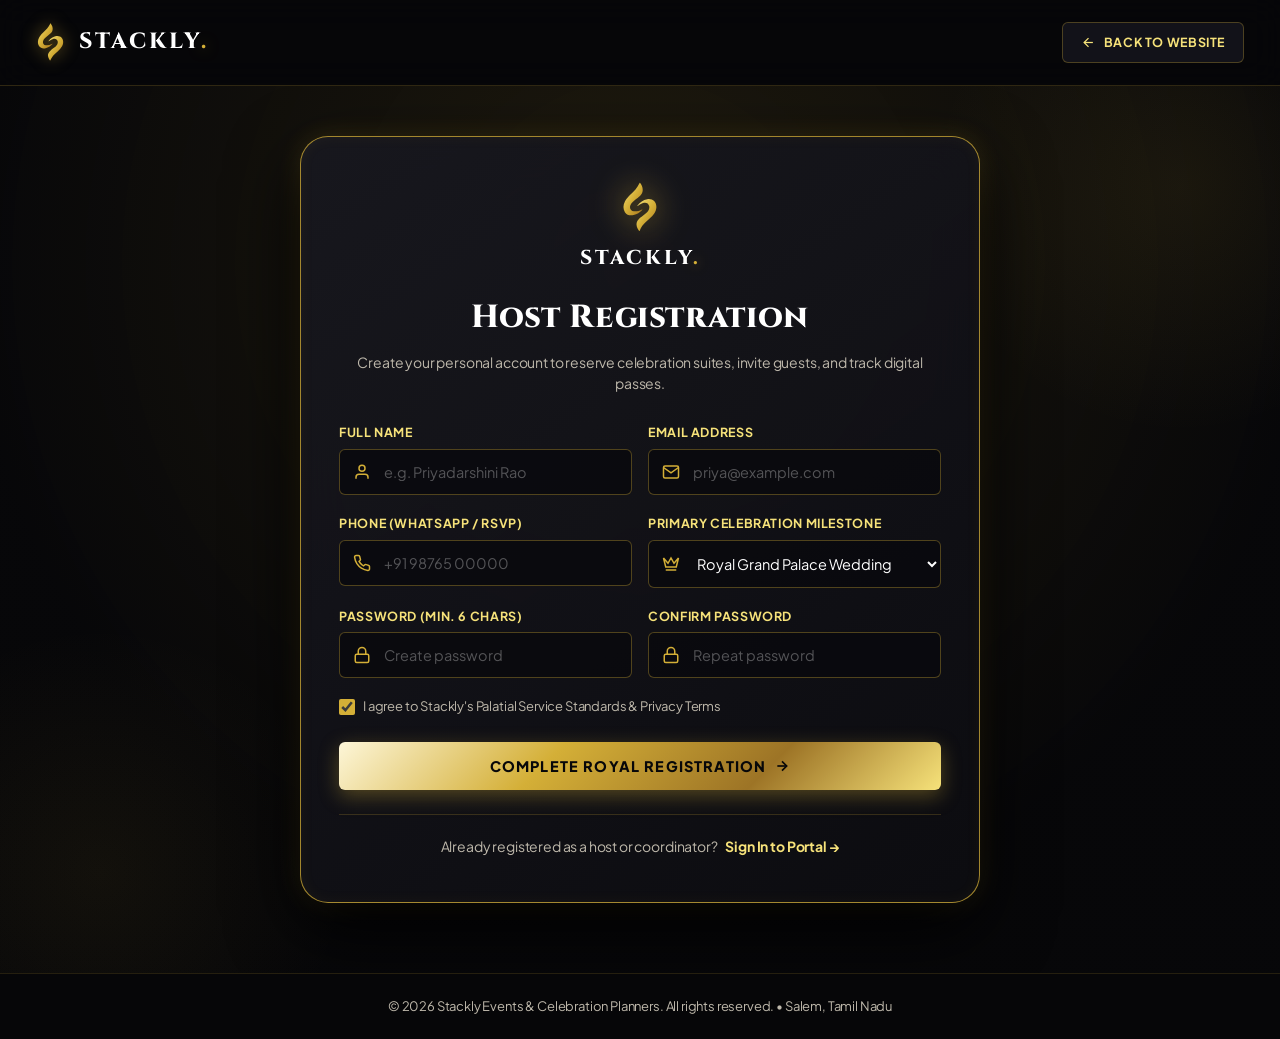
<file: register.html>
<!DOCTYPE html>
<html lang="en">
<head>
  <meta charset="UTF-8">
  <meta name="viewport" content="width=device-width, initial-scale=1.0">
  <title>Register Host Account • Stackly Celebration Platform</title>
  <meta name="description" content="Create your Stackly account to reserve royal wedding suites, milestone birthday passes, Sangeet dance tickets, and baby cradle ceremonies.">
  
  <!-- Fonts & Stylesheets -->
  <link rel="stylesheet" href="css/variables.css">
  <link rel="stylesheet" href="css/navbar.css">
  <link rel="stylesheet" href="css/styles.css">
  <link rel="stylesheet" href="css/auth.css">
  <link rel="stylesheet" href="css/animations.css">
</head>
<body class="page-auth">

  <!-- Standalone Minimal Header -->
  <header class="standalone-minimal-header">
    <a href="index.html" class="nav-brand" aria-label="Stackly Homepage">
      <svg class="nav-brand-logo" xmlns="http://www.w3.org/2000/svg" viewBox="398 82 212 290" aria-label="Stackly Logo"><defs><linearGradient id="goldGrad" x1="0%" y1="0%" x2="100%" y2="100%"><stop offset="0%" style="stop-color:#f6e27a"/><stop offset="50%" style="stop-color:#d4af37"/><stop offset="100%" style="stop-color:#aa771c"/></linearGradient></defs><path fill="url(#goldGrad)" d="M419.713867,256.179962 C408.001251,235.739304 410.215973,215.613876 419.889709,195.679504 C426.373138,182.319229 436.255493,171.444672 446.508270,160.904480 C457.075165,150.041229 468.783997,140.348602 478.792694,128.896606 C487.411407,119.035004 494.797852,108.464394 500.031921,96.425682 C500.738983,94.799370 501.001617,92.854477 502.785980,91.712807 C503.214905,91.838028 503.879059,91.821617 504.103485,92.127670 C514.526489,106.341171 522.003967,121.483376 518.287415,139.859406 C515.933533,151.498276 508.987885,160.308563 500.296600,167.942245 C487.788574,178.928223 473.634369,187.949692 462.046570,200.037262 C456.219025,206.116135 451.191589,212.659836 449.149933,221.054688 C445.376373,236.570572 454.272034,249.198563 470.197021,250.779221 C485.241028,252.272446 499.302216,248.880798 512.632202,241.996979 C514.021362,241.279602 515.213196,239.793518 517.062500,240.547546 C517.833252,242.063324 516.690857,242.794266 515.917847,243.562866 C502.480865,256.923462 487.519073,267.973206 468.591339,271.949402 C447.923096,276.291199 431.269562,272.383606 419.713867,256.179962Z"/><path fill="url(#goldGrad)" d="M536.351807,311.352905 C521.089722,325.623138 508.631836,341.451172 501.644409,361.304535 C500.580017,360.856842 499.799347,360.777496 499.458496,360.348633 C491.323975,350.113098 485.458466,338.909088 484.707672,325.531189 C484.034546,313.536499 489.236786,303.909576 496.947052,295.363251 C506.737030,284.511749 519.089050,276.702271 530.329102,267.573334 C539.676453,259.981689 548.930542,252.352356 553.649658,240.719803 C556.247925,234.315125 556.803040,227.722214 555.167542,221.122284 C551.964783,208.197189 539.399353,200.886032 526.174622,203.877502 C513.911682,206.651428 503.242737,212.702515 493.079834,219.823700 C492.039246,220.552856 491.267578,221.851700 489.661957,221.557190 C488.659760,220.289383 489.653076,219.345703 490.287292,218.480408 C503.850159,199.976334 521.506714,187.674316 544.321167,183.636948 C574.742554,178.253418 599.437622,199.883118 594.804749,234.346802 C592.539368,251.198425 583.628967,264.794067 572.581299,277.156372 C561.558105,289.491241 548.610413,299.803345 536.351807,311.352905Z"/></svg>
      <div class="nav-brand-text">STACKLY<span>.</span></div>
    </a>
    <a href="index.html" class="btn-return-home">
      <svg width="15" height="15" viewBox="0 0 24 24" fill="none" stroke="currentColor" stroke-width="2"><line x1="19" y1="12" x2="5" y2="12"></line><polyline points="12 19 5 12 12 5"></polyline></svg>
      Back to Website
    </a>
  </header>

  <!-- ==========================================================================
       MAIN REGISTRATION SECTION
       ========================================================================== -->
  <main class="auth-page-wrapper">
    <div class="auth-card auth-card-wide">
      
      <!-- Brand Logo Header & Title -->
      <div class="auth-header">
        <div class="auth-brand-logo-wrap" style="display: flex; flex-direction: column; align-items: center; gap: 8px; margin-bottom: 18px;">
          <svg class="auth-brand-logo-svg" xmlns="http://www.w3.org/2000/svg" viewBox="398 82 212 290" style="height: 52px; width: auto; filter: drop-shadow(0 0 16px rgba(212, 175, 55, 0.75));" aria-label="Stackly Logo">
            <defs>
              <linearGradient id="regGoldGrad" x1="0%" y1="0%" x2="100%" y2="100%">
                <stop offset="0%" style="stop-color:#f6e27a"/>
                <stop offset="50%" style="stop-color:#d4af37"/>
                <stop offset="100%" style="stop-color:#aa771c"/>
              </linearGradient>
            </defs>
            <path fill="url(#regGoldGrad)" d="M419.713867,256.179962 C408.001251,235.739304 410.215973,215.613876 419.889709,195.679504 C426.373138,182.319229 436.255493,171.444672 446.508270,160.904480 C457.075165,150.041229 468.783997,140.348602 478.792694,128.896606 C487.411407,119.035004 494.797852,108.464394 500.031921,96.425682 C500.738983,94.799370 501.001617,92.854477 502.785980,91.712807 C503.214905,91.838028 503.879059,91.821617 504.103485,92.127670 C514.526489,106.341171 522.003967,121.483376 518.287415,139.859406 C515.933533,151.498276 508.987885,160.308563 500.296600,167.942245 C487.788574,178.928223 473.634369,187.949692 462.046570,200.037262 C456.219025,206.116135 451.191589,212.659836 449.149933,221.054688 C445.376373,236.570572 454.272034,249.198563 470.197021,250.779221 C485.241028,252.272446 499.302216,248.880798 512.632202,241.996979 C514.021362,241.279602 515.213196,239.793518 517.062500,240.547546 C517.833252,242.063324 516.690857,242.794266 515.917847,243.562866 C502.480865,256.923462 487.519073,267.973206 468.591339,271.949402 C447.923096,276.291199 431.269562,272.383606 419.713867,256.179962Z"/>
            <path fill="url(#regGoldGrad)" d="M536.351807,311.352905 C521.089722,325.623138 508.631836,341.451172 501.644409,361.304535 C500.580017,360.856842 499.799347,360.777496 499.458496,360.348633 C491.323975,350.113098 485.458466,338.909088 484.707672,325.531189 C484.034546,313.536499 489.236786,303.909576 496.947052,295.363251 C506.737030,284.511749 519.089050,276.702271 530.329102,267.573334 C539.676453,259.981689 548.930542,252.352356 553.649658,240.719803 C556.247925,234.315125 556.803040,227.722214 555.167542,221.122284 C551.964783,208.197189 539.399353,200.886032 526.174622,203.877502 C513.911682,206.651428 503.242737,212.702515 493.079834,219.823700 C492.039246,220.552856 491.267578,221.851700 489.661957,221.557190 C488.659760,220.289383 489.653076,219.345703 490.287292,218.480408 C503.850159,199.976334 521.506714,187.674316 544.321167,183.636948 C574.742554,178.253418 599.437622,199.883118 594.804749,234.346802 C592.539368,251.198425 583.628967,264.794067 572.581299,277.156372 C561.558105,289.491241 548.610413,299.803345 536.351807,311.352905Z"/>
          </svg>
          <div style="font-family: var(--font-heading); font-size: 20px; font-weight: 800; letter-spacing: 3px; color: #ffffff;">
            STACKLY<span style="color: var(--color-accent-gold); text-shadow: 0 0 12px rgba(212, 175, 55, 0.8);">.</span>
          </div>
        </div>
        <h1 class="auth-title">Host Registration</h1>
        <p class="auth-subtitle">Create your personal account to reserve celebration suites, invite guests, and track digital passes.</p>
      </div>

      <!-- Live Feedback Alert Box -->
      <div id="reg-alert-box" class="auth-alert-message" role="alert"></div>

      <!-- Registration Form -->
      <form class="auth-form" id="stackly-register-form" novalidate>
        
        <!-- Row 1: Full Name & Email -->
        <div class="form-grid-2col">
          <div class="auth-form-group">
            <label for="reg-name" class="auth-label">Full Name</label>
            <div class="auth-input-wrapper">
              <div class="auth-input-icon">
                <svg width="18" height="18" viewBox="0 0 24 24" fill="none" stroke="currentColor" stroke-width="2"><path d="M20 21v-2a4 4 0 0 0-4-4H8a4 4 0 0 0-4 4v2"></path><circle cx="12" cy="7" r="4"></circle></svg>
              </div>
              <input 
                type="text" 
                id="reg-name" 
                class="auth-input" 
                placeholder="e.g. Priyadarshini Rao" 
                autocomplete="name"
                required>
            </div>
          </div>

          <div class="auth-form-group">
            <label for="reg-email" class="auth-label">Email Address</label>
            <div class="auth-input-wrapper">
              <div class="auth-input-icon">
                <svg width="18" height="18" viewBox="0 0 24 24" fill="none" stroke="currentColor" stroke-width="2"><path d="M4 4h16c1.1 0 2 .9 2 2v12c0 1.1-.9 2-2 2H4c-1.1 0-2-.9-2-2V6c0-1.1.9-2 2-2z"></path><polyline points="22,6 12,13 2,6"></polyline></svg>
              </div>
              <input 
                type="email" 
                id="reg-email" 
                class="auth-input" 
                placeholder="priya@example.com" 
                autocomplete="email"
                required>
            </div>
          </div>
        </div>

        <!-- Row 2: Phone & Celebration Milestone -->
        <div class="form-grid-2col">
          <div class="auth-form-group">
            <label for="reg-phone" class="auth-label">Phone (WhatsApp / RSVP)</label>
            <div class="auth-input-wrapper">
              <div class="auth-input-icon">
                <svg width="18" height="18" viewBox="0 0 24 24" fill="none" stroke="currentColor" stroke-width="2"><path d="M22 16.92v3a2 2 0 0 1-2.18 2 19.79 19.79 0 0 1-8.63-3.07 19.5 19.5 0 0 1-6-6 19.79 19.79 0 0 1-3.07-8.67A2 2 0 0 1 4.11 2h3a2 2 0 0 1 2 1.72 12.84 12.84 0 0 0 .7 2.81 2 2 0 0 1-.45 2.11L8.09 9.91a16 16 0 0 0 6 6l1.27-1.27a2 2 0 0 1 2.11-.45 12.84 12.84 0 0 0 2.81.7A2 2 0 0 1 22 16.92z"></path></svg>
              </div>
              <input 
                type="tel" 
                id="reg-phone" 
                class="auth-input" 
                placeholder="+91 98765 00000" 
                autocomplete="tel">
            </div>
          </div>

          <div class="auth-form-group">
            <label for="reg-interest" class="auth-label">Primary Celebration Milestone</label>
            <div class="auth-input-wrapper">
              <div class="auth-input-icon">
                <svg width="18" height="18" viewBox="0 0 24 24" fill="none" stroke="currentColor" stroke-width="2"><path d="M2 4l3 12h14l3-12-6 7-4-7-4 7-6-7zm3 16h14"></path></svg>
              </div>
              <select id="reg-interest" class="auth-select">
                <option value="wedding">Royal Grand Palace Wedding</option>
                <option value="birthday">Milestone Birthday Gala</option>
                <option value="dance">Bollywood Beats Dance Night</option>
                <option value="baby-naming">Traditional Baby Naming</option>
              </select>
            </div>
          </div>
        </div>

        <!-- Row 4: Password & Confirm Password -->
        <div class="form-grid-2col">
          <div class="auth-form-group">
            <label for="reg-password" class="auth-label">Password (Min. 6 chars)</label>
            <div class="auth-input-wrapper">
              <div class="auth-input-icon">
                <svg width="18" height="18" viewBox="0 0 24 24" fill="none" stroke="currentColor" stroke-width="2"><rect x="3" y="11" width="18" height="11" rx="2" ry="2"></rect><path d="M7 11V7a5 5 0 0 1 10 0v4"></path></svg>
              </div>
              <input 
                type="password" 
                id="reg-password" 
                class="auth-input" 
                placeholder="Create password" 
                autocomplete="new-password"
                required>
            </div>
          </div>

          <div class="auth-form-group">
            <label for="reg-confirm-password" class="auth-label">Confirm Password</label>
            <div class="auth-input-wrapper">
              <div class="auth-input-icon">
                <svg width="18" height="18" viewBox="0 0 24 24" fill="none" stroke="currentColor" stroke-width="2"><rect x="3" y="11" width="18" height="11" rx="2" ry="2"></rect><path d="M7 11V7a5 5 0 0 1 10 0v4"></path></svg>
              </div>
              <input 
                type="password" 
                id="reg-confirm-password" 
                class="auth-input" 
                placeholder="Repeat password" 
                autocomplete="new-password"
                required>
            </div>
          </div>
        </div>

        <!-- Terms Agreement -->
        <div class="auth-options-row">
          <label class="auth-checkbox-label">
            <input type="checkbox" class="auth-checkbox" checked required>
            <span>I agree to Stackly's Palatial Service Standards &amp; Privacy Terms</span>
          </label>
        </div>

        <!-- Submit Button -->
        <button type="submit" class="btn-auth-submit" id="btn-reg-submit">
          <span>Complete Royal Registration</span>
          <svg width="16" height="16" viewBox="0 0 24 24" fill="none" stroke="currentColor" stroke-width="2.5"><line x1="5" y1="12" x2="19" y2="12"></line><polyline points="12 5 19 12 12 19"></polyline></svg>
        </button>
      </form>

      <!-- Login Prompt Link -->
      <div class="auth-footer-prompt">
        <span>Already registered as a host or coordinator?</span>
        <a href="login.html">Sign In to Portal &rarr;</a>
      </div>

    </div>
  </main>

  <!-- Standalone Minimal Footer -->
  <footer class="standalone-minimal-footer">
    <div class="footer-copyright">
      &copy; 2026 Stackly Events &amp; Celebration Planners. All rights reserved. &bull; Salem, Tamil Nadu
    </div>
  </footer>

  <!-- Scripts -->
  <script src="js/main.js"></script>
  <script src="js/auth.js"></script>
  <script src="js/animations.js"></script>
</body>
</html>
</file>
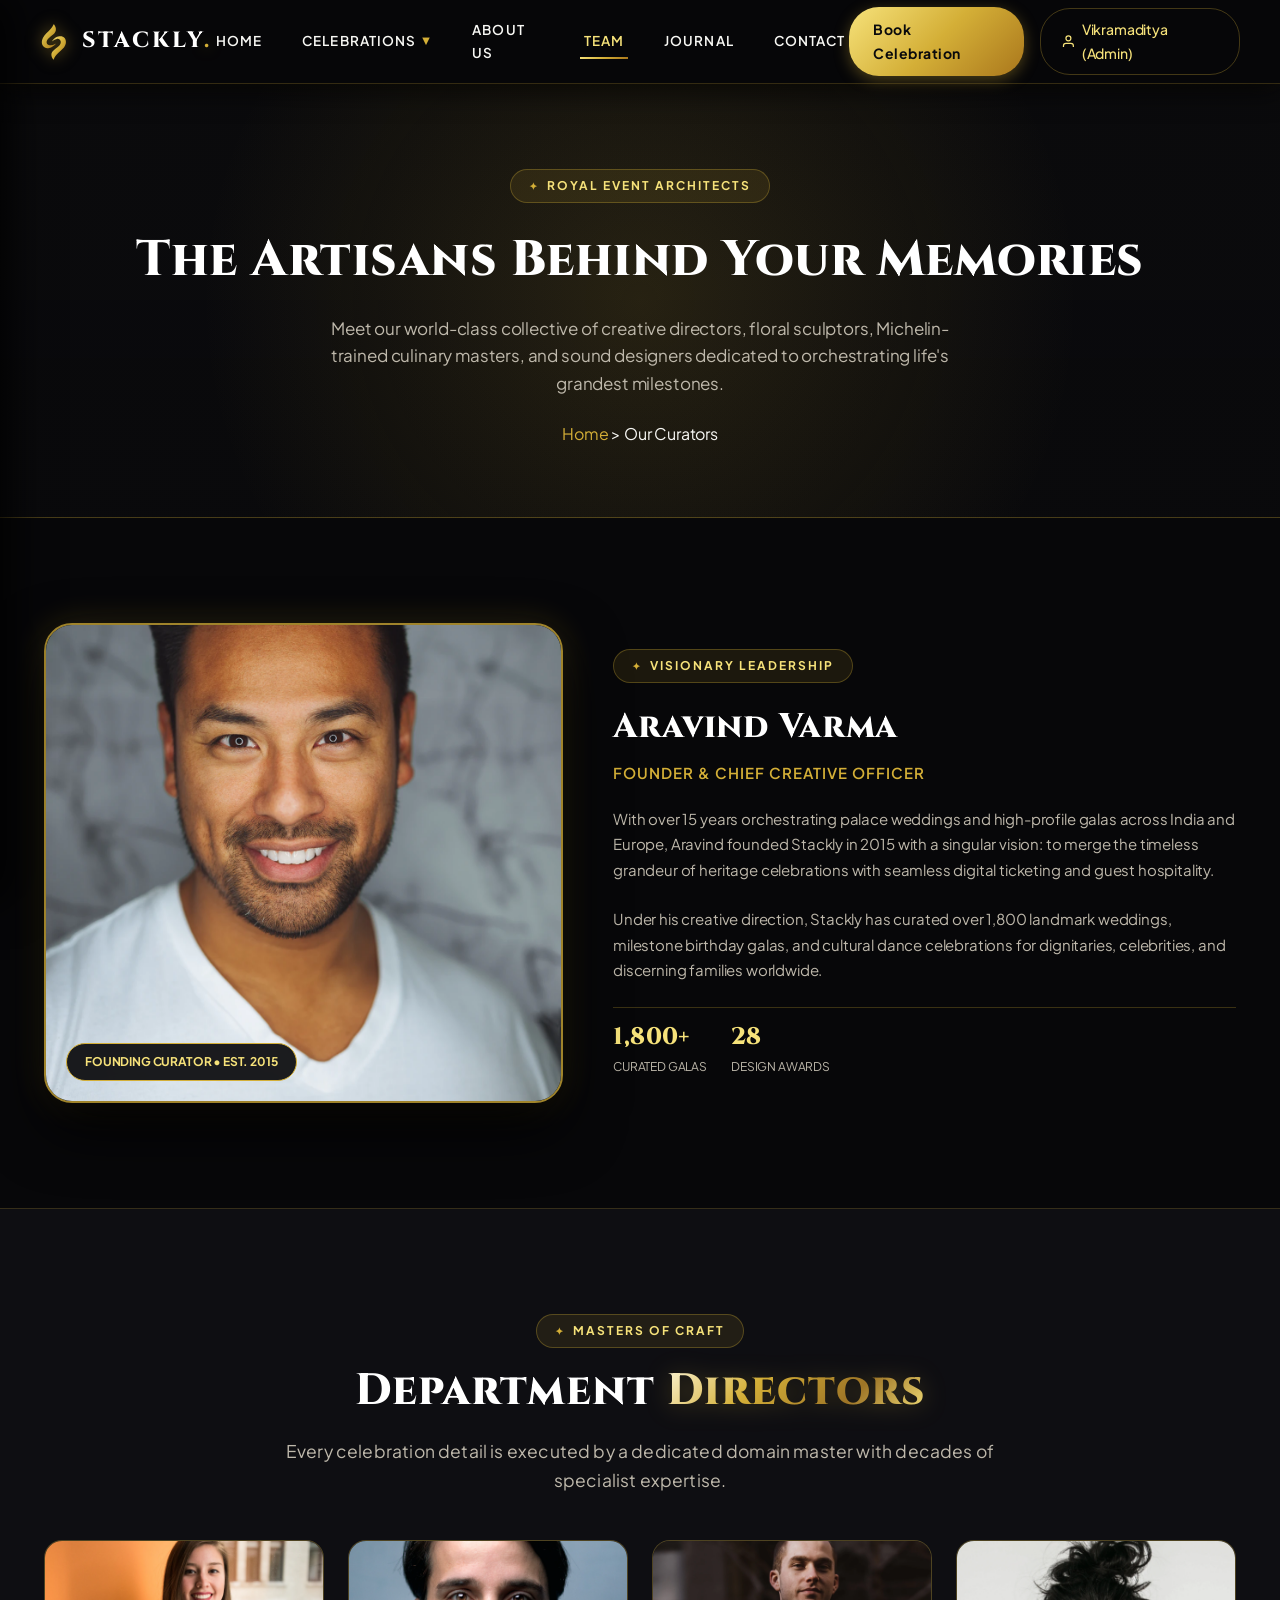
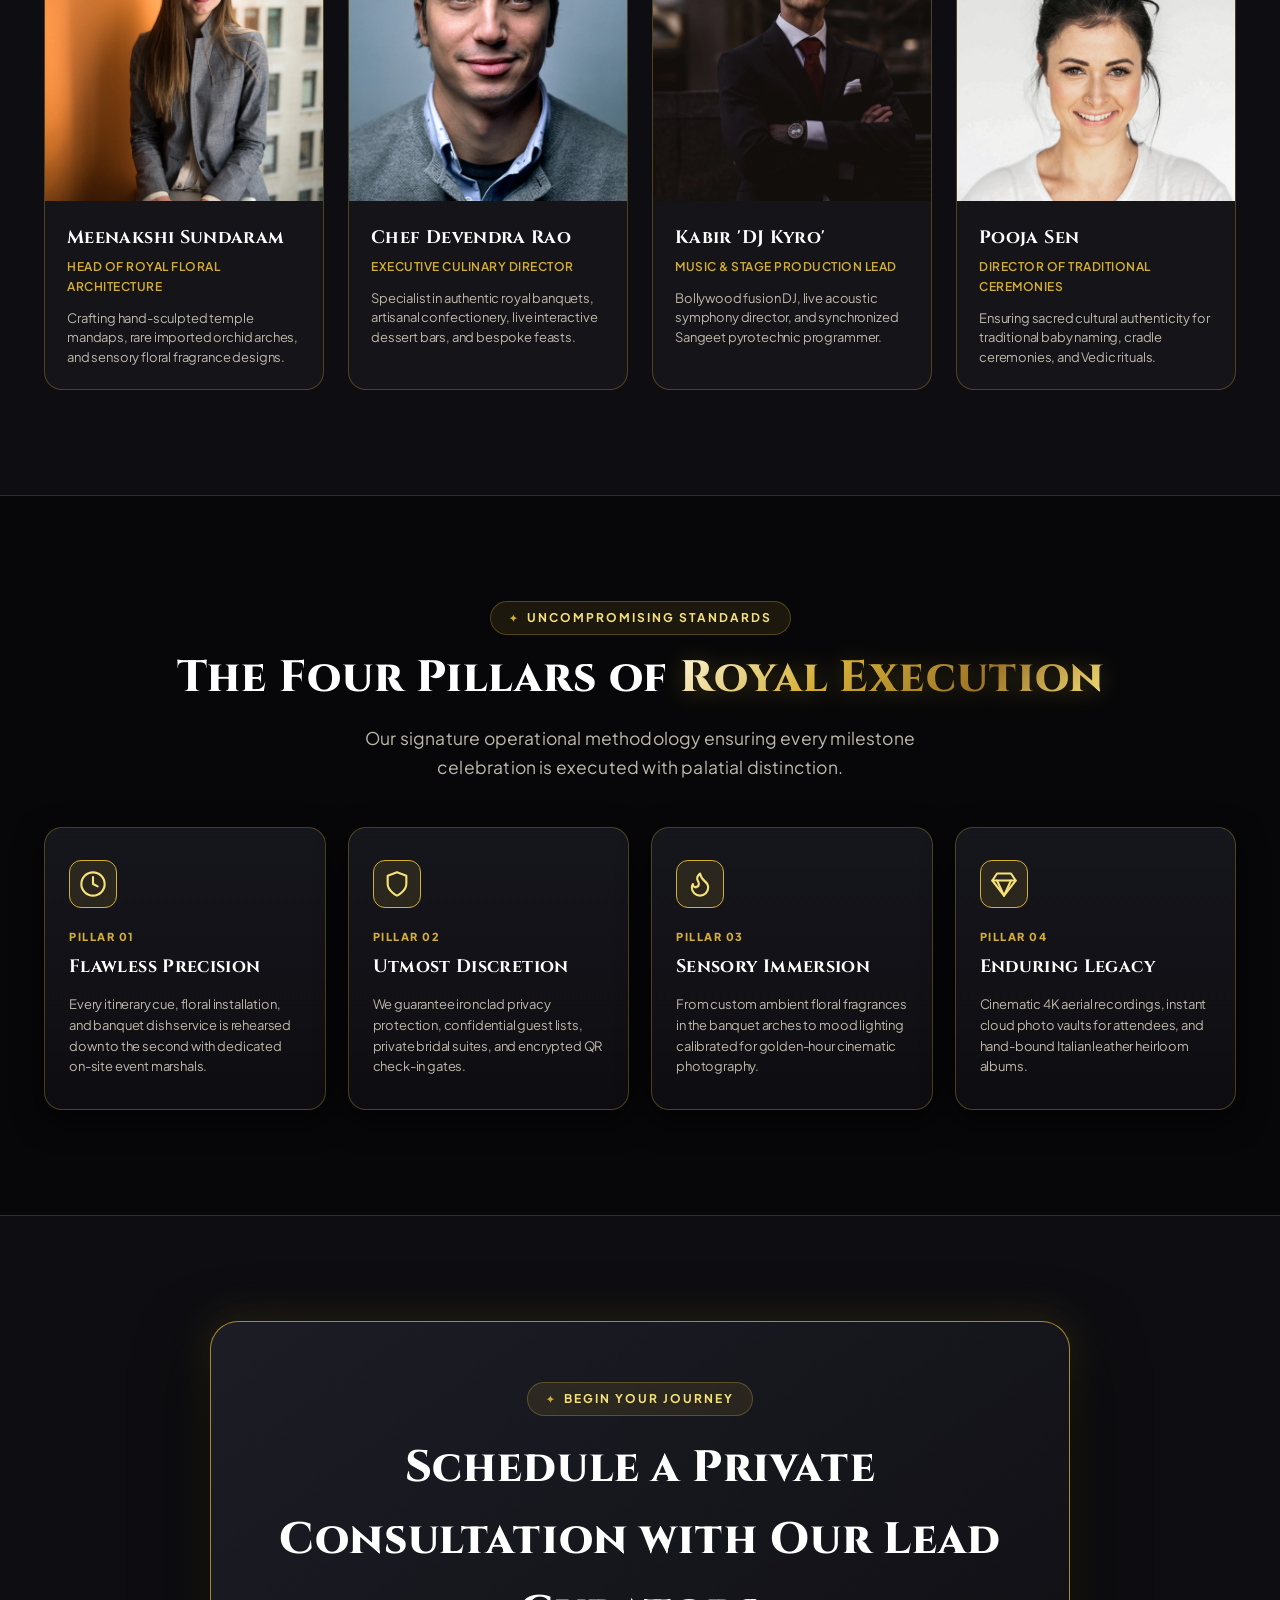
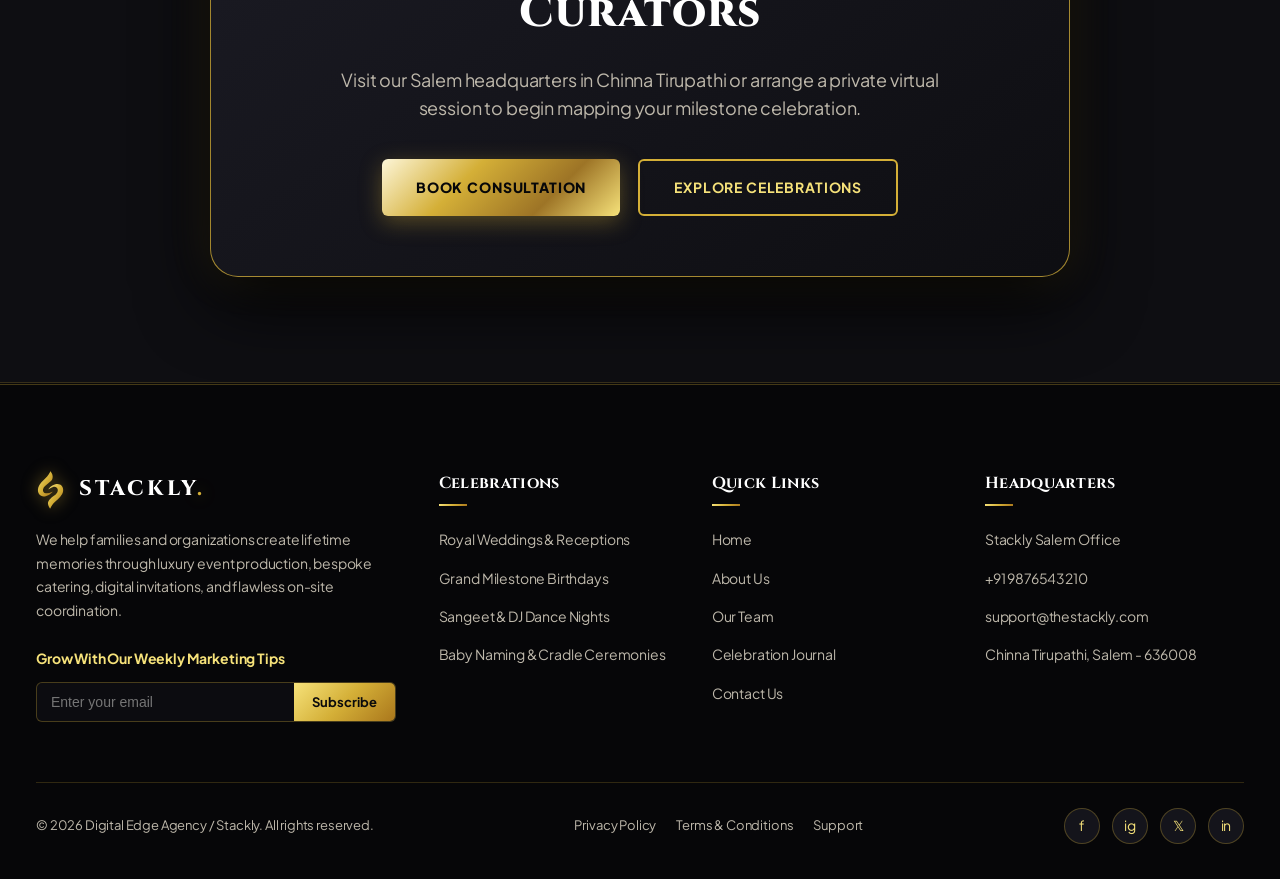
<file: team.html>
﻿<!DOCTYPE html>
<html lang="en">
<head>
  <meta charset="UTF-8">
  <meta name="viewport" content="width=device-width, initial-scale=1.0">
  <title>Our Royal Curators & Team - Stackly Luxury Celebrations</title>
  <meta name="description" content="Meet Stackly's team of 120+ royal wedding architects, creative floral designers, celebrity DJs, and hospitality directors.">

  <!-- Stylesheets (PRD Compliant) -->
  <link rel="stylesheet" href="css/variables.css">
  <link rel="stylesheet" href="css/loader.css">
  <link rel="stylesheet" href="css/navbar.css">
  <link rel="stylesheet" href="css/styles.css">
  <link rel="stylesheet" href="css/team.css">
  <link rel="stylesheet" href="css/animations.css">
</head>
<body>

  <!-- ==========================================================================
       PRD LOADER PAGE (PAGES 4-15 COMPLIANT - BLACK & GOLD)
       ========================================================================== -->
  <div id="page-loader" class="loader-container" role="status" aria-live="polite">
    <div class="loader-logo-wrapper">
      <svg class="loader-logo-svg" xmlns="http://www.w3.org/2000/svg" viewBox="398 82 212 290" aria-label="Stackly Logo">
        <defs>
          <linearGradient id="loaderGoldGrad" x1="0%" y1="0%" x2="100%" y2="100%">
            <stop offset="0%" style="stop-color:#f6e27a"/>
            <stop offset="50%" style="stop-color:#d4af37"/>
            <stop offset="100%" style="stop-color:#aa771c"/>
          </linearGradient>
        </defs>
        <path fill="url(#loaderGoldGrad)" d="M419.713867,256.179962 C408.001251,235.739304 410.215973,215.613876 419.889709,195.679504 C426.373138,182.319229 436.255493,171.444672 446.508270,160.904480 C457.075165,150.041229 468.783997,140.348602 478.792694,128.896606 C487.411407,119.035004 494.797852,108.464394 500.031921,96.425682 C500.738983,94.799370 501.001617,92.854477 502.785980,91.712807 C503.214905,91.838028 503.879059,91.821617 504.103485,92.127670 C514.526489,106.341171 522.003967,121.483376 518.287415,139.859406 C515.933533,151.498276 508.987885,160.308563 500.296600,167.942245 C487.788574,178.928223 473.634369,187.949692 462.046570,200.037262 C456.219025,206.116135 451.191589,212.659836 449.149933,221.054688 C445.376373,236.570572 454.272034,249.198563 470.197021,250.779221 C485.241028,252.272446 499.302216,248.880798 512.632202,241.996979 C514.021362,241.279602 515.213196,239.793518 517.062500,240.547546 C517.833252,242.063324 516.690857,242.794266 515.917847,243.562866 C502.480865,256.923462 487.519073,267.973206 468.591339,271.949402 C447.923096,276.291199 431.269562,272.383606 419.713867,256.179962Z"/>
        <path fill="url(#loaderGoldGrad)" d="M536.351807,311.352905 C521.089722,325.623138 508.631836,341.451172 501.644409,361.304535 C500.580017,360.856842 499.799347,360.777496 499.458496,360.348633 C491.323975,350.113098 485.458466,338.909088 484.707672,325.531189 C484.034546,313.536499 489.236786,303.909576 496.947052,295.363251 C506.737030,284.511749 519.089050,276.702271 530.329102,267.573334 C539.676453,259.981689 548.930542,252.352356 553.649658,240.719803 C556.247925,234.315125 556.803040,227.722214 555.167542,221.122284 C551.964783,208.197189 539.399353,200.886032 526.174622,203.877502 C513.911682,206.651428 503.242737,212.702515 493.079834,219.823700 C492.039246,220.552856 491.267578,221.851700 489.661957,221.557190 C488.659760,220.289383 489.653076,219.345703 490.287292,218.480408 C503.850159,199.976334 521.506714,187.674316 544.321167,183.636948 C574.742554,178.253418 599.437622,199.883118 594.804749,234.346802 C592.539368,251.198425 583.628967,264.794067 572.581299,277.156372 C561.558105,289.491241 548.610413,299.803345 536.351807,311.352905Z"/>
      </svg>
      <div class="loader-brand-title">STACKLY<span>.</span></div>
    </div>
    <div class="loader-spinner-wrapper">
      <div class="loader-spinner"></div>
    </div>
    <div class="loader-text">Introducing Our Curators...</div>
    <div class="loader-subtext" id="loader-status">LOADING STACKLY ROYAL MASTERS...</div>
  </div>

  <!-- ==========================================================================
       100% FULL-WIDTH NAVBAR (PRD PAGES 15-17 COMPLIANT)
       ========================================================================== -->
  <header class="site-header">
    <div class="navbar-container">
      <a href="index.html" class="nav-brand" aria-label="Stackly Homepage">
        <svg class="nav-brand-logo" xmlns="http://www.w3.org/2000/svg" viewBox="398 82 212 290" aria-label="Stackly Logo"><defs><linearGradient id="goldGrad" x1="0%" y1="0%" x2="100%" y2="100%"><stop offset="0%" style="stop-color:#f6e27a"/><stop offset="50%" style="stop-color:#d4af37"/><stop offset="100%" style="stop-color:#aa771c"/></linearGradient></defs><path fill="url(#goldGrad)" d="M419.713867,256.179962 C408.001251,235.739304 410.215973,215.613876 419.889709,195.679504 C426.373138,182.319229 436.255493,171.444672 446.508270,160.904480 C457.075165,150.041229 468.783997,140.348602 478.792694,128.896606 C487.411407,119.035004 494.797852,108.464394 500.031921,96.425682 C500.738983,94.799370 501.001617,92.854477 502.785980,91.712807 C503.214905,91.838028 503.879059,91.821617 504.103485,92.127670 C514.526489,106.341171 522.003967,121.483376 518.287415,139.859406 C515.933533,151.498276 508.987885,160.308563 500.296600,167.942245 C487.788574,178.928223 473.634369,187.949692 462.046570,200.037262 C456.219025,206.116135 451.191589,212.659836 449.149933,221.054688 C445.376373,236.570572 454.272034,249.198563 470.197021,250.779221 C485.241028,252.272446 499.302216,248.880798 512.632202,241.996979 C514.021362,241.279602 515.213196,239.793518 517.062500,240.547546 C517.833252,242.063324 516.690857,242.794266 515.917847,243.562866 C502.480865,256.923462 487.519073,267.973206 468.591339,271.949402 C447.923096,276.291199 431.269562,272.383606 419.713867,256.179962Z"/><path fill="url(#goldGrad)" d="M536.351807,311.352905 C521.089722,325.623138 508.631836,341.451172 501.644409,361.304535 C500.580017,360.856842 499.799347,360.777496 499.458496,360.348633 C491.323975,350.113098 485.458466,338.909088 484.707672,325.531189 C484.034546,313.536499 489.236786,303.909576 496.947052,295.363251 C506.737030,284.511749 519.089050,276.702271 530.329102,267.573334 C539.676453,259.981689 548.930542,252.352356 553.649658,240.719803 C556.247925,234.315125 556.803040,227.722214 555.167542,221.122284 C551.964783,208.197189 539.399353,200.886032 526.174622,203.877502 C513.911682,206.651428 503.242737,212.702515 493.079834,219.823700 C492.039246,220.552856 491.267578,221.851700 489.661957,221.557190 C488.659760,220.289383 489.653076,219.345703 490.287292,218.480408 C503.850159,199.976334 521.506714,187.674316 544.321167,183.636948 C574.742554,178.253418 599.437622,199.883118 594.804749,234.346802 C592.539368,251.198425 583.628967,264.794067 572.581299,277.156372 C561.558105,289.491241 548.610413,299.803345 536.351807,311.352905Z"/></svg>
        <div class="nav-brand-text">STACKLY<span>.</span></div>
      </a>

      <nav aria-label="Main Navigation">
        <ul class="nav-menu">
          <li class="nav-item"><a href="index.html" class="nav-link">Home</a></li>
          <li class="nav-item">
            <a href="events.html" class="nav-link">
              Celebrations <span class="dropdown-indicator">▼</span>
            </a>
            <ul class="dropdown-menu">
              <li class="dropdown-item"><a href="events.html?filter=wedding">Royal Weddings</a></li>
              <li class="dropdown-item"><a href="events.html?filter=birthday">Grand Birthdays</a></li>
              <li class="dropdown-item"><a href="events.html?filter=dance">Sangeet & Dance Nights</a></li>
              <li class="dropdown-item"><a href="events.html?filter=baby-naming">Baby Naming Ceremonies</a></li>
            </ul>
          </li>
          <li class="nav-item"><a href="about.html" class="nav-link">About Us</a></li>
          <li class="nav-item"><a href="team.html" class="nav-link active">Team</a></li>
          <li class="nav-item"><a href="blog.html" class="nav-link">Journal</a></li>
          <li class="nav-item"><a href="contact.html" class="nav-link">Contact</a></li>
        </ul>
      </nav>

      <div class="nav-actions">
        <a href="events.html" class="btn-book">Book Celebration</a>
        <a href="login.html" class="btn-login">Login</a>
      </div>

      <button class="hamburger-btn" id="hamburger-btn" aria-label="Open mobile menu">
        <div class="hamburger-icon">
          <span></span>
          <span></span>
          <span></span>
        </div>
      </button>
    </div>
  </header>

  <!-- MOBILE DRAWER (PRD IMAGE 1) -->
  <div class="mobile-overlay" id="mobile-overlay"></div>
  <aside class="mobile-drawer" id="mobile-drawer">
    <div class="drawer-header">
      <div class="nav-brand">
        <svg class="nav-brand-logo" xmlns="http://www.w3.org/2000/svg" viewBox="398 82 212 290" aria-label="Stackly Logo"><defs><linearGradient id="goldGrad" x1="0%" y1="0%" x2="100%" y2="100%"><stop offset="0%" style="stop-color:#f6e27a"/><stop offset="50%" style="stop-color:#d4af37"/><stop offset="100%" style="stop-color:#aa771c"/></linearGradient></defs><path fill="url(#goldGrad)" d="M419.713867,256.179962 C408.001251,235.739304 410.215973,215.613876 419.889709,195.679504 C426.373138,182.319229 436.255493,171.444672 446.508270,160.904480 C457.075165,150.041229 468.783997,140.348602 478.792694,128.896606 C487.411407,119.035004 494.797852,108.464394 500.031921,96.425682 C500.738983,94.799370 501.001617,92.854477 502.785980,91.712807 C503.214905,91.838028 503.879059,91.821617 504.103485,92.127670 C514.526489,106.341171 522.003967,121.483376 518.287415,139.859406 C515.933533,151.498276 508.987885,160.308563 500.296600,167.942245 C487.788574,178.928223 473.634369,187.949692 462.046570,200.037262 C456.219025,206.116135 451.191589,212.659836 449.149933,221.054688 C445.376373,236.570572 454.272034,249.198563 470.197021,250.779221 C485.241028,252.272446 499.302216,248.880798 512.632202,241.996979 C514.021362,241.279602 515.213196,239.793518 517.062500,240.547546 C517.833252,242.063324 516.690857,242.794266 515.917847,243.562866 C502.480865,256.923462 487.519073,267.973206 468.591339,271.949402 C447.923096,276.291199 431.269562,272.383606 419.713867,256.179962Z"/><path fill="url(#goldGrad)" d="M536.351807,311.352905 C521.089722,325.623138 508.631836,341.451172 501.644409,361.304535 C500.580017,360.856842 499.799347,360.777496 499.458496,360.348633 C491.323975,350.113098 485.458466,338.909088 484.707672,325.531189 C484.034546,313.536499 489.236786,303.909576 496.947052,295.363251 C506.737030,284.511749 519.089050,276.702271 530.329102,267.573334 C539.676453,259.981689 548.930542,252.352356 553.649658,240.719803 C556.247925,234.315125 556.803040,227.722214 555.167542,221.122284 C551.964783,208.197189 539.399353,200.886032 526.174622,203.877502 C513.911682,206.651428 503.242737,212.702515 493.079834,219.823700 C492.039246,220.552856 491.267578,221.851700 489.661957,221.557190 C488.659760,220.289383 489.653076,219.345703 490.287292,218.480408 C503.850159,199.976334 521.506714,187.674316 544.321167,183.636948 C574.742554,178.253418 599.437622,199.883118 594.804749,234.346802 C592.539368,251.198425 583.628967,264.794067 572.581299,277.156372 C561.558105,289.491241 548.610413,299.803345 536.351807,311.352905Z"/></svg>
        <div class="nav-brand-text" style="font-size: 20px;">STACKLY<span>.</span></div>
      </div>
      <button class="drawer-close-btn" id="drawer-close-btn">✕</button>
    </div>

    <div class="drawer-search-box">
      <div class="drawer-search-title">Search Now!</div>
      <form class="drawer-search-form" id="drawer-search-form">
        <input type="text" class="drawer-search-input" placeholder="Search here..." required>
        <button type="submit" class="drawer-search-btn">
          <svg width="15" height="15" viewBox="0 0 24 24" fill="none" stroke="currentColor" stroke-width="2.5"><circle cx="11" cy="11" r="8"></circle><line x1="21" y1="21" x2="16.65" y2="16.65"></line></svg>
        </button>
      </form>
    </div>

    <ul class="drawer-nav">
      <li class="drawer-nav-item"><a href="index.html" class="drawer-nav-link">Home</a></li>
      <li class="drawer-nav-item"><a href="events.html" class="drawer-nav-link">Celebrations</a></li>
      <li class="drawer-nav-item"><a href="about.html" class="drawer-nav-link">About Us</a></li>
      <li class="drawer-nav-item"><a href="team.html" class="drawer-nav-link active">Team</a></li>
      <li class="drawer-nav-item"><a href="blog.html" class="drawer-nav-link">Journal</a></li>
      <li class="drawer-nav-item"><a href="contact.html" class="drawer-nav-link">Contact</a></li>
    </ul>

        <!-- PRD Mobile Drawer: Login & Action Buttons -->
    <div class="drawer-actions">
      <a href="login.html" class="btn-login drawer-btn-login">
        <svg width="15" height="15" viewBox="0 0 24 24" fill="none" stroke="currentColor" stroke-width="2"><path d="M15 3h4a2 2 0 0 1 2 2v14a2 2 0 0 1-2 2h-4"></path><polyline points="10 17 15 12 10 7"></polyline><line x1="15" y1="12" x2="3" y2="12"></line></svg>
        <span>Login</span>
      </a>
      <a href="events.html" class="btn-book drawer-btn-book">Book Celebration</a>
      <button class="drawer-logout-btn btn-dash-logout" style="display: none;" aria-label="Log out of account">
        <svg width="14" height="14" viewBox="0 0 24 24" fill="none" stroke="currentColor" stroke-width="2"><path d="M9 21H5a2 2 0 0 1-2-2V5a2 2 0 0 1 2-2h4"></path><polyline points="16 17 21 12 16 7"></polyline><line x1="21" y1="12" x2="9" y2="12"></line></svg>
        <span>Log Out</span>
      </button>
    </div>

<div class="drawer-contact-card">
      <div class="drawer-contact-title">Contact Info</div>
      <div class="drawer-contact-item">
        <span class="drawer-contact-label">Phone</span>
        <a href="tel:+919876543210">+91 9876543210</a>
      </div>
      <div class="drawer-contact-item">
        <span class="drawer-contact-label">Email</span>
        <a href="mailto:support@thestackly.com">support@thestackly.com</a>
      </div>
      <div class="drawer-contact-item">
        <span class="drawer-contact-label">Location</span>
        <span>Stackly, Salem</span>
      </div>
    </div>
  </aside>

  <main>
    <!-- ==========================================================================
         SECTION 1: HERO BANNER & BREADCRUMBS
         ========================================================================== -->
    <section class="team-hero" data-animate="fade" data-duration="1000">
      <div class="container">
        <span class="section-badge">ROYAL EVENT ARCHITECTS</span>
        <h1 class="team-hero-title">The Artisans Behind <span class="gold-text">Your Memories</span></h1>
        <p class="team-hero-desc">
          Meet our world-class collective of creative directors, floral sculptors, Michelin-trained culinary masters, and sound designers dedicated to orchestrating life's grandest milestones.
        </p>
        <div class="breadcrumb-nav">
          <a href="index.html">Home</a>
          <span class="breadcrumb-separator">&gt;</span>
          <span class="breadcrumb-current">Our Curators</span>
        </div>
      </div>
    </section>

    <!-- ==========================================================================
         SECTION 2: EXECUTIVE LEADERSHIP SPOTLIGHT
         ========================================================================== -->
    <section class="section" data-animate="fade-up" data-duration="800">
      <div class="container">
        <div class="leadership-spotlight">
          <div class="leadership-portrait-box">
            <img src="assets/img-1507003211169-0a1dd7228f2d.webp" alt="Aravind Varma - Founder">
            <span class="leadership-badge-tag">FOUNDING CURATOR • EST. 2015</span>
          </div>

          <div class="leadership-content">
            <span class="section-badge">VISIONARY LEADERSHIP</span>
            <h3>Aravind Varma</h3>
            <span class="leadership-role">Founder &amp; Chief Creative Officer</span>
            <p class="leadership-bio">
              With over 15 years orchestrating palace weddings and high-profile galas across India and Europe, Aravind founded Stackly in 2015 with a singular vision: to merge the timeless grandeur of heritage celebrations with seamless digital ticketing and guest hospitality.
            </p>
            <p class="leadership-bio">
              Under his creative direction, Stackly has curated over 1,800 landmark weddings, milestone birthday galas, and cultural dance celebrations for dignitaries, celebrities, and discerning families worldwide.
            </p>
            <div style="display: flex; gap: 24px; padding-top: 10px; border-top: 1px solid rgba(212, 175, 55, 0.25);">
              <div>
                <h4 style="font-size: 24px; font-weight: 800; color: var(--color-accent-gold-light);">1,800+</h4>
                <p style="font-size: 12px; color: var(--color-text-secondary); text-transform: uppercase;">Curated Galas</p>
              </div>
              <div>
                <h4 style="font-size: 24px; font-weight: 800; color: var(--color-accent-gold-light);">28</h4>
                <p style="font-size: 12px; color: var(--color-text-secondary); text-transform: uppercase;">Design Awards</p>
              </div>
            </div>
          </div>
        </div>
      </div>
    </section>

    <!-- ==========================================================================
         SECTION 3: MASTER ARTISANS & DIRECTORS
         ========================================================================== -->
    <section class="section section-alt" data-animate="fade-up" data-duration="800">
      <div class="container">
        <div style="text-align: center;">
          <span class="section-badge">MASTERS OF CRAFT</span>
          <h2 class="section-title">Department <span class="gold-text">Directors</span></h2>
          <p class="section-subtitle" style="margin: 0 auto;">Every celebration detail is executed by a dedicated domain master with decades of specialist expertise.</p>
        </div>

        <div class="artisans-grid">
          <!-- Artisan 1 -->
          <div class="artisan-card">
            <div class="artisan-photo-wrapper">
              <img src="assets/img-1573496359142-b8d87734a5a2.webp" alt="Meenakshi Sundaram">
            </div>
            <div class="artisan-info">
              <h4 class="artisan-name">Meenakshi Sundaram</h4>
              <span class="artisan-craft">Head of Royal Floral Architecture</span>
              <p class="artisan-desc">Crafting hand-sculpted temple mandaps, rare imported orchid arches, and sensory floral fragrance designs.</p>
            </div>
          </div>

          <!-- Artisan 2 -->
          <div class="artisan-card">
            <div class="artisan-photo-wrapper">
              <img src="assets/img-1500648767791-00dcc994a43e.webp" alt="Chef Devendra Rao">
            </div>
            <div class="artisan-info">
              <h4 class="artisan-name">Chef Devendra Rao</h4>
              <span class="artisan-craft">Executive Culinary Director</span>
              <p class="artisan-desc">Specialist in authentic royal banquets, artisanal confectionery, live interactive dessert bars, and bespoke feasts.</p>
            </div>
          </div>

          <!-- Artisan 3 -->
          <div class="artisan-card">
            <div class="artisan-photo-wrapper">
              <img src="assets/img-1519085360753-af0119f7cbe7.webp" alt="Kabir 'DJ Kyro' Malhotra">
            </div>
            <div class="artisan-info">
              <h4 class="artisan-name">Kabir 'DJ Kyro'</h4>
              <span class="artisan-craft">Music &amp; Stage Production Lead</span>
              <p class="artisan-desc">Bollywood fusion DJ, live acoustic symphony director, and synchronized Sangeet pyrotechnic programmer.</p>
            </div>
          </div>

          <!-- Artisan 4 -->
          <div class="artisan-card">
            <div class="artisan-photo-wrapper">
              <img src="assets/img-1580489944761-15a19d654956.webp" alt="Pooja Sen">
            </div>
            <div class="artisan-info">
              <h4 class="artisan-name">Pooja Sen</h4>
              <span class="artisan-craft">Director of Traditional Ceremonies</span>
              <p class="artisan-desc">Ensuring sacred cultural authenticity for traditional baby naming, cradle ceremonies, and Vedic rituals.</p>
            </div>
          </div>
        </div>
      </div>
    </section>

    <!-- ==========================================================================
         SECTION 4: THE STACKLY STANDARD OF EXCELLENCE
         ========================================================================== -->
    <section class="section" data-animate="fade-up" data-duration="800">
      <div class="container">
        <div style="text-align: center;">
          <span class="section-badge">UNCOMPROMISING STANDARDS</span>
          <h2 class="section-title">The Four Pillars of <span class="gold-text">Royal Execution</span></h2>
          <p class="section-subtitle" style="margin: 0 auto; max-width: 650px;">Our signature operational methodology ensuring every milestone celebration is executed with palatial distinction.</p>
        </div>

        <div class="pillars-matrix">
          <div class="pillar-node">
            <div class="pillar-node-icon">
              <svg width="28" height="28" viewBox="0 0 24 24" fill="none" stroke="currentColor" stroke-width="1.8" stroke-linecap="round" stroke-linejoin="round"><circle cx="12" cy="12" r="10"></circle><polyline points="12 6 12 12 16 14"></polyline></svg>
            </div>
            <span class="pillar-node-num">PILLAR 01</span>
            <h4>Flawless Precision</h4>
            <p>Every itinerary cue, floral installation, and banquet dish service is rehearsed down to the second with dedicated on-site event marshals.</p>
          </div>

          <div class="pillar-node">
            <div class="pillar-node-icon">
              <svg width="28" height="28" viewBox="0 0 24 24" fill="none" stroke="currentColor" stroke-width="1.8" stroke-linecap="round" stroke-linejoin="round"><path d="M12 22s8-4 8-10V5l-8-3-8 3v7c0 6 8 10 8 10z"></path></svg>
            </div>
            <span class="pillar-node-num">PILLAR 02</span>
            <h4>Utmost Discretion</h4>
            <p>We guarantee ironclad privacy protection, confidential guest lists, private bridal suites, and encrypted QR check-in gates.</p>
          </div>

          <div class="pillar-node">
            <div class="pillar-node-icon">
              <svg width="28" height="28" viewBox="0 0 24 24" fill="none" stroke="currentColor" stroke-width="1.8" stroke-linecap="round" stroke-linejoin="round"><path d="M8.5 14.5A2.5 2.5 0 0 0 11 12c0-1.38-.5-2-1-3-1.072-2.143-.224-4.054 2-6 .5 2.5 2 4.9 4 6.5 2 1.6 3 3.5 3 5.5a7 7 0 1 1-14 0c0-1.153.433-2.294 1-3a2.5 2.5 0 0 0 2.5 3z"></path></svg>
            </div>
            <span class="pillar-node-num">PILLAR 03</span>
            <h4>Sensory Immersion</h4>
            <p>From custom ambient floral fragrances in the banquet arches to mood lighting calibrated for golden-hour cinematic photography.</p>
          </div>

          <div class="pillar-node">
            <div class="pillar-node-icon">
              <svg width="28" height="28" viewBox="0 0 24 24" fill="none" stroke="currentColor" stroke-width="1.8" stroke-linecap="round" stroke-linejoin="round"><polygon points="6 3 18 3 22 9 12 22 2 9"></polygon><line x1="2" y1="9" x2="22" y2="9"></line><line x1="12" y1="22" x2="6" y2="9"></line><line x1="12" y1="22" x2="18" y2="9"></line></svg>
            </div>
            <span class="pillar-node-num">PILLAR 04</span>
            <h4>Enduring Legacy</h4>
            <p>Cinematic 4K aerial recordings, instant cloud photo vaults for attendees, and hand-bound Italian leather heirloom albums.</p>
          </div>
        </div>
      </div>
    </section>

    <!-- ==========================================================================
         SECTION 5: CONSULTATION CTA
         ========================================================================== -->
    <section class="section section-alt" data-animate="fade-up" data-duration="800" style="text-align: center;">
      <div class="container">
        <div class="cta-box">
          <span class="section-badge">BEGIN YOUR JOURNEY</span>
          <h2 class="cta-title">Schedule a Private Consultation with <span class="gold-text">Our Lead Curators</span></h2>
          <p class="cta-desc">
            Visit our Salem headquarters in Chinna Tirupathi or arrange a private virtual session to begin mapping your milestone celebration.
          </p>
          <div class="cta-button-group">
            <a href="contact.html" class="btn btn-primary">Book Consultation</a>
            <a href="events.html" class="btn btn-secondary">Explore Celebrations</a>
          </div>
        </div>
      </div>
    </section>
  </main>

  <!-- 100% Full-Width Footer -->
  <footer class="site-footer">
    <div class="footer-container">
      <div class="footer-top">
        <div class="footer-brand">
          <div class="nav-brand" style="margin-bottom: 8px;">
            <svg class="nav-brand-logo" xmlns="http://www.w3.org/2000/svg" viewBox="398 82 212 290" aria-label="Stackly Logo"><defs><linearGradient id="goldGrad" x1="0%" y1="0%" x2="100%" y2="100%"><stop offset="0%" style="stop-color:#f6e27a"/><stop offset="50%" style="stop-color:#d4af37"/><stop offset="100%" style="stop-color:#aa771c"/></linearGradient></defs><path fill="url(#goldGrad)" d="M419.713867,256.179962 C408.001251,235.739304 410.215973,215.613876 419.889709,195.679504 C426.373138,182.319229 436.255493,171.444672 446.508270,160.904480 C457.075165,150.041229 468.783997,140.348602 478.792694,128.896606 C487.411407,119.035004 494.797852,108.464394 500.031921,96.425682 C500.738983,94.799370 501.001617,92.854477 502.785980,91.712807 C503.214905,91.838028 503.879059,91.821617 504.103485,92.127670 C514.526489,106.341171 522.003967,121.483376 518.287415,139.859406 C515.933533,151.498276 508.987885,160.308563 500.296600,167.942245 C487.788574,178.928223 473.634369,187.949692 462.046570,200.037262 C456.219025,206.116135 451.191589,212.659836 449.149933,221.054688 C445.376373,236.570572 454.272034,249.198563 470.197021,250.779221 C485.241028,252.272446 499.302216,248.880798 512.632202,241.996979 C514.021362,241.279602 515.213196,239.793518 517.062500,240.547546 C517.833252,242.063324 516.690857,242.794266 515.917847,243.562866 C502.480865,256.923462 487.519073,267.973206 468.591339,271.949402 C447.923096,276.291199 431.269562,272.383606 419.713867,256.179962Z"/><path fill="url(#goldGrad)" d="M536.351807,311.352905 C521.089722,325.623138 508.631836,341.451172 501.644409,361.304535 C500.580017,360.856842 499.799347,360.777496 499.458496,360.348633 C491.323975,350.113098 485.458466,338.909088 484.707672,325.531189 C484.034546,313.536499 489.236786,303.909576 496.947052,295.363251 C506.737030,284.511749 519.089050,276.702271 530.329102,267.573334 C539.676453,259.981689 548.930542,252.352356 553.649658,240.719803 C556.247925,234.315125 556.803040,227.722214 555.167542,221.122284 C551.964783,208.197189 539.399353,200.886032 526.174622,203.877502 C513.911682,206.651428 503.242737,212.702515 493.079834,219.823700 C492.039246,220.552856 491.267578,221.851700 489.661957,221.557190 C488.659760,220.289383 489.653076,219.345703 490.287292,218.480408 C503.850159,199.976334 521.506714,187.674316 544.321167,183.636948 C574.742554,178.253418 599.437622,199.883118 594.804749,234.346802 C592.539368,251.198425 583.628967,264.794067 572.581299,277.156372 C561.558105,289.491241 548.610413,299.803345 536.351807,311.352905Z"/></svg>
            <div class="nav-brand-text" style="font-size: 21px;">STACKLY<span>.</span></div>
          </div>
          <p>
            We help families and organizations create lifetime memories through luxury event production, bespoke catering, digital invitations, and flawless on-site coordination.
          </p>
          <div class="footer-newsletter-title">Grow With Our Weekly Marketing Tips</div>
          <form class="footer-newsletter-form">
            <input type="email" class="footer-newsletter-input" placeholder="Enter your email" required aria-label="Newsletter email">
            <button type="submit" class="footer-newsletter-btn">Subscribe</button>
          </form>
        </div>

        <div>
          <h4 class="footer-col-title">Celebrations</h4>
          <ul class="footer-links">
            <li><a href="events.html?filter=wedding">Royal Weddings & Receptions</a></li>
            <li><a href="events.html?filter=birthday">Grand Milestone Birthdays</a></li>
            <li><a href="events.html?filter=dance">Sangeet & DJ Dance Nights</a></li>
            <li><a href="events.html?filter=baby-naming">Baby Naming & Cradle Ceremonies</a></li>
          </ul>
        </div>

        <div>
          <h4 class="footer-col-title">Quick Links</h4>
          <ul class="footer-links">
            <li><a href="index.html">Home</a></li>
            <li><a href="about.html">About Us</a></li>
            <li><a href="team.html">Our Team</a></li>
            <li><a href="blog.html">Celebration Journal</a></li>
            <li><a href="contact.html">Contact Us</a></li>
          </ul>
        </div>

        <div>
          <h4 class="footer-col-title">Headquarters</h4>
          <ul class="footer-links">
            <li><a href="contact.html">Stackly Salem Office</a></li>
            <li><a href="tel:+919876543210">+91 9876543210</a></li>
            <li><a href="mailto:support@thestackly.com">support@thestackly.com</a></li>
            <li><a href="contact.html#salem-map-section">Chinna Tirupathi, Salem - 636008</a></li>
          </ul>
        </div>
      </div>

      <div class="footer-bottom">
        <div class="footer-copyright">
          © 2026 Digital Edge Agency / Stackly. All rights reserved.
        </div>
        <div class="footer-legal-links">
          <a href="404.html">Privacy Policy</a>
          <a href="404.html">Terms & Conditions</a>
          <a href="contact.html">Support</a>
        </div>
        <div class="footer-socials">
          <a href="https://facebook.com" class="footer-social-link" target="_blank" rel="noopener">f</a>
          <a href="https://instagram.com" class="footer-social-link" target="_blank" rel="noopener">ig</a>
          <a href="https://x.com" class="footer-social-link" target="_blank" rel="noopener">𝕏</a>
          <a href="https://linkedin.com" class="footer-social-link" target="_blank" rel="noopener">in</a>
        </div>
      </div>
    </div>
  </footer>

  <script src="js/loader.js"></script>
  <script src="js/navbar.js"></script>
  <script src="js/main.js"></script>
  <script src="js/auth.js"></script>
  <script src="js/animations.js"></script>
</body>
</html>
</file>
<file: css/variables.css>
/* ==========================================================================
   STACKLY THEME - LUXURY BLACK & GOLD DESIGN SYSTEM TOKENS
   Awwwards / Luxury Editorial Standard: Weddings, Birthdays, Dance, Milestones
   ========================================================================== */

@import url('https://fonts.googleapis.com/css2?family=Cinzel:wght@500;600;700;800;900&family=Cormorant+Garamond:ital,wght@0,400;0,600;0,700;1,400;1,600&family=Plus+Jakarta+Sans:wght@300;400;500;600;700;800&display=swap');

:root {
  /* Luxury Black & Gold Color Palette */
  --color-bg-dark: #070709;                   /* Deep Obsidian Black Base */
  --color-bg-dark-alt: #0e0e12;               /* Rich Midnight Charcoal */
  --color-bg-card: rgba(18, 18, 24, 0.72);    /* Glassmorphic Dark Card */
  --color-bg-card-hover: rgba(28, 28, 38, 0.88);
  
  /* Gold Accents & Foil Gradients */
  --color-accent-gold: #d4af37;               /* Regal Classic Gold */
  --color-accent-gold-light: #f6e27a;         /* Bright Champagne Gold */
  --color-accent-gold-warm: #fdf6d8;          /* Warm Ivory Gold */
  --color-accent-gold-deep: #9d7426;          /* Antique Bronze Gold */
  --color-accent-hover: #e5c158;
  --color-accent-glow: rgba(212, 175, 55, 0.35);
  
  /* Gradients & Shimmers */
  --gold-gradient: linear-gradient(135deg, #f6e27a 0%, #d4af37 50%, #aa771c 100%);
  --gold-gradient-hover: linear-gradient(135deg, #ffffff 0%, #f6e27a 50%, #d4af37 100%);
  --gold-foil: linear-gradient(135deg, #fdf6d8 0%, #d4af37 35%, #9d7426 70%, #f6e27a 100%);
  --gold-text-shimmer: linear-gradient(90deg, #d4af37 0%, #fff3c4 25%, #d4af37 50%, #f6e27a 75%, #aa771c 100%);
  --gold-halo: radial-gradient(circle at center, rgba(212, 175, 55, 0.22) 0%, rgba(7, 7, 9, 0) 70%);
  --light-leak-gold: radial-gradient(circle at 50% 0%, rgba(212, 175, 55, 0.12) 0%, rgba(7, 7, 9, 0) 70%);
  --light-leak-corner: radial-gradient(circle at 100% 100%, rgba(212, 175, 55, 0.08) 0%, rgba(7, 7, 9, 0) 65%);
  
  /* Glassmorphism & Atmospheric Borders */
  --glass-bg: rgba(14, 14, 18, 0.72);
  --glass-card: rgba(18, 18, 24, 0.65);
  --glass-border: rgba(212, 175, 55, 0.22);
  --glass-blur: blur(24px) saturate(180%);
  --color-border-muted: rgba(255, 255, 255, 0.08);
  --color-border-gold: rgba(212, 175, 55, 0.3);
  --color-border-gold-strong: rgba(212, 175, 55, 0.75);
  --gold-border-glow: 0 0 25px rgba(212, 175, 55, 0.2), inset 0 0 15px rgba(212, 175, 55, 0.05);
  
  /* Text & Hierarchy */
  --color-text-primary: #f8f8f4;              /* Pearl / Crisp White */
  --color-text-secondary: #beb8ab;            /* Warm Muted Gray */
  --color-text-muted: #807c74;
  --color-text-heading: #ffffff;
  --color-text-dark: #070709;                 /* Dark contrast on gold buttons */
  
  /* Secondary Link */
  --color-link-secondary: #f6e27a;
  --color-link-hover-bg: rgba(212, 175, 55, 0.14);
  
  /* Validation & Status */
  --color-danger: #ff4d6d;
  --color-danger-bg: rgba(255, 77, 109, 0.15);
  --color-success: #2ec4b6;
  --color-success-bg: rgba(46, 196, 182, 0.15);
  --color-warning: #ffaa00;
  
  /* Editorial Typography */
  --font-heading: 'Cinzel', Georgia, 'Times New Roman', serif;
  --font-serif: 'Cormorant Garamond', Georgia, serif;
  --font-sans: 'Plus Jakarta Sans', -apple-system, BlinkMacSystemFont, "Segoe UI", Roboto, sans-serif;
  --font-family: var(--font-sans);
  
  --font-weight-light: 300;
  --font-weight-regular: 400;
  --font-weight-medium: 500;
  --font-weight-semibold: 600;
  --font-weight-bold: 700;
  --font-weight-black: 900;
  --line-height-base: 1.65;
  
  /* Radii & Luxury Shadows */
  --radius-xs: 3px;
  --radius-sm: 6px;
  --radius-md: 10px;
  --radius-lg: 18px;
  --radius-xl: 28px;
  --radius-full: 9999px;
  --shadow-sm: 0 4px 14px rgba(0, 0, 0, 0.55);
  --shadow-md: 0 12px 36px rgba(0, 0, 0, 0.75);
  --shadow-lg: 0 20px 50px rgba(0, 0, 0, 0.85);
  --shadow-gold: 0 0 30px rgba(212, 175, 55, 0.28);
  --shadow-dropdown: 0 20px 50px rgba(0, 0, 0, 0.95);

  /* Transitions */
  --transition-fast: all 0.2s cubic-bezier(0.16, 1, 0.3, 1);
  --transition-smooth: all 0.35s cubic-bezier(0.16, 1, 0.3, 1);
  --transition-slow: all 0.6s cubic-bezier(0.16, 1, 0.3, 1);

  /* Sizing */
  --navbar-height: 84px;
  --max-content-width: 1280px;
}

/* Base resets */
*, *::before, *::after {
  box-sizing: border-box;
  margin: 0;
  padding: 0;
}

html {
  font-size: 16px;
  scroll-behavior: smooth;
  color-scheme: dark;
}

body {
  background-color: var(--color-bg-dark);
  color: var(--color-text-primary);
  font-family: var(--font-family);
  font-weight: var(--font-weight-regular);
  line-height: var(--line-height-base);
  letter-spacing: -0.01em;
  -webkit-font-smoothing: antialiased;
  -moz-osx-font-smoothing: grayscale;
  overflow-x: hidden;
  width: 100%;
}

h1, h2, h3, h4, .brand-text, .section-title, .hero-title, .display-font {
  font-family: var(--font-heading);
  letter-spacing: 0.02em;
  font-weight: 700;
}

.cormorant, .italic-accent, blockquote, .quote-text {
  font-family: var(--font-serif);
  font-style: italic;
}

a {
  color: var(--color-accent-gold);
  text-decoration: none;
  transition: var(--transition-fast);
}

a:hover {
  color: var(--color-accent-gold-light);
}

img, svg {
  display: block;
  max-width: 100%;
  height: auto;
}

:focus-visible {
  outline: 2px solid var(--color-accent-gold);
  outline-offset: 3px;
}

button {
  font-family: inherit;
  cursor: pointer;
  border: none;
  background: none;
}
</file>
<file: css/loader.css>
/* ==========================================================================
   STACKLY THEME - LUXURY BLACK & GOLD LOADER (PRD PAGES 4-15 COMPLIANT)
   ========================================================================== */

.loader-container {
  position: fixed;
  top: 0;
  left: 0;
  width: 100vw;
  height: 100vh;
  background-color: var(--color-bg-dark, #0a0a0c);
  display: flex;
  flex-direction: column;
  align-items: center;
  justify-content: center;
  z-index: 99999;
  overflow: hidden;
  transition: opacity 0.5s ease, visibility 0.5s ease;
  user-select: none;
  -webkit-user-select: none;
}

.loader-container.loader-hidden {
  opacity: 0;
  visibility: hidden;
  pointer-events: none;
}

/* Brand Logo (centered) */
.loader-logo-wrapper {
  margin-bottom: 35px;
  animation: loaderLogoFadeIn 0.9s cubic-bezier(0.22, 1, 0.36, 1) forwards;
}

/* The new S-shaped gold brand mark — tall viewBox, size by height */
.loader-logo {
  height: 110px;
  width: auto;
  filter: drop-shadow(0 0 24px rgba(212, 175, 55, 0.55)) drop-shadow(0 0 8px rgba(246, 226, 122, 0.4));
}

/* Spinner Container */
.loader-spinner-wrapper {
  position: relative;
  width: 72px; /* Desktop: 60-80px */
  height: 72px;
  margin-bottom: 25px;
}

/* Pure CSS circular progress ring spinner (60 FPS, GPU accelerated) */
.loader-spinner {
  width: 100%;
  height: 100%;
  border-radius: 50%;
  border: 6px solid #2a2a35; /* Base Ring: Muted Dark Graphite */
  border-top-color: #d4af37; /* Active Ring: Radiant Gold */
  border-right-color: #f6e27a;
  box-sizing: border-box;
  animation: loaderSpin 2s linear infinite;
  will-change: transform;
}

.loader-spinner::after {
  content: '';
  position: absolute;
  top: 50%;
  left: 50%;
  transform: translate(-50%, -50%);
  width: 12px;
  height: 12px;
  background-color: #d4af37;
  border-radius: 50%;
  opacity: 0.75;
  box-shadow: 0 0 16px rgba(212, 175, 55, 0.8);
}

/* Loading Primary Text */
.loader-text {
  font-size: 17px;
  font-weight: 600;
  color: var(--color-accent-gold-light, #f6e27a);
  letter-spacing: 2px;
  text-transform: uppercase;
  margin-bottom: 8px;
  opacity: 0;
  animation: loaderTextFadeUp 1s ease-out 0.4s forwards;
}

/* Loading Subtext */
.loader-subtext {
  font-size: 13px;
  color: var(--color-text-secondary, #b8b2a7);
  letter-spacing: 1px;
  text-transform: uppercase;
  opacity: 0;
  animation: loaderTextFadeUp 1s ease-out 0.6s forwards;
}

@keyframes loaderSpin {
  0% {
    transform: rotate(0deg);
  }
  100% {
    transform: rotate(360deg);
  }
}

@keyframes loaderLogoFadeIn {
  0% {
    opacity: 0;
    transform: scale(0.92);
  }
  100% {
    opacity: 1;
    transform: scale(1);
  }
}

@keyframes loaderTextFadeUp {
  0% {
    opacity: 0;
    transform: translateY(20px);
  }
  100% {
    opacity: 1;
    transform: translateY(0);
  }
}

/* Responsive adjustments */
@media (min-width: 768px) and (max-width: 1023px) {
  .loader-logo {
    width: 100px;
  }
  .loader-spinner-wrapper {
    width: 70px;
    height: 70px;
  }
  .loader-text {
    font-size: 16px;
  }
}

@media (max-width: 767px) {
  .loader-container {
    padding: 60px 20px 40px;
  }
  .loader-logo {
    width: 72px;
  }
  .loader-logo-wrapper {
    margin-bottom: 36px;
  }
  .loader-spinner-wrapper {
    width: 56px;
    height: 56px;
    margin-bottom: 28px;
  }
  .loader-spinner {
    border-width: 5px;
  }
  .loader-text {
    font-size: 15px;
  }
  .loader-subtext {
    font-size: 12px;
  }
}

@media (max-width: 374px) {
  .loader-container {
    padding: 40px 15px;
  }
  .loader-logo {
    width: 50px;
  }
  .loader-spinner-wrapper {
    width: 45px;
    height: 45px;
  }
  .loader-text {
    font-size: 14px;
  }
}

/* Loader Brand Logo & Title Lockup */
.loader-logo-wrapper {
  display: flex;
  flex-direction: column;
  align-items: center;
  gap: 14px;
  margin-bottom: 28px;
}

.loader-logo-svg {
  height: 80px;
  width: auto;
  filter: drop-shadow(0 0 22px rgba(212, 175, 55, 0.75));
  animation: loaderLogoFadeIn 0.8s ease-in-out forwards;
}

.loader-brand-title {
  font-family: var(--font-heading, "Cinzel", serif);
  font-size: 26px;
  font-weight: 800;
  letter-spacing: 4px;
  color: #ffffff;
  text-align: center;
  display: flex;
  align-items: center;
  gap: 2px;
}

.loader-brand-title span {
  color: var(--color-accent-gold, #d4af37);
  text-shadow: 0 0 14px rgba(212, 175, 55, 0.8);
}
</file>
<file: css/navbar.css>
/* ==========================================================================
   STACKLY THEME - LUXURY BLACK & GOLD NAVBAR (PRD COMPLIANT)
   1. 100% Full Width (Zero side gaps)
   2. Fixed/Sticky Top Position
   3. Sub-menu Chevrons (▼)
   4. Clickable Logo linking to Homepage
   5. Mobile Drawer strictly adhering to PRD Image 1
   6. Background Scroll Locking
   ========================================================================== */

.site-header {
  position: fixed;
  top: 0;
  left: 0;
  width: 100%;
  width: 100vw;
  height: var(--navbar-height, 84px);
  background-color: rgba(7, 7, 9, 0.82);
  backdrop-filter: var(--glass-blur);
  -webkit-backdrop-filter: var(--glass-blur);
  border-bottom: 1px solid rgba(212, 175, 55, 0.22);
  z-index: 1000;
  display: flex;
  align-items: center;
  margin: 0;
  padding: 0;
  box-shadow: 0 4px 30px rgba(0, 0, 0, 0.85), 0 0 20px rgba(212, 175, 55, 0.06);
  transition: background-color 0.35s ease, border-color 0.35s ease, box-shadow 0.35s ease;
}

.site-header.header-scrolled {
  background-color: rgba(6, 6, 8, 0.96);
  border-bottom-color: rgba(212, 175, 55, 0.5);
  box-shadow: 0 8px 36px rgba(0, 0, 0, 0.95), 0 0 25px rgba(212, 175, 55, 0.12);
}

.navbar-container {
  width: 100%;
  max-width: 100%;
  padding: 0 40px;
  display: flex;
  align-items: center;
  justify-content: space-between;
}

/* 4. Clickable Brand Logo */
.nav-brand {
  display: flex;
  align-items: center;
  gap: 14px;
  text-decoration: none;
  cursor: pointer;
  transition: transform 0.25s ease, opacity 0.25s ease;
}

.nav-brand:hover {
  opacity: 0.95;
  transform: translateY(-1px);
}

/* Gold S-Logo — new brand mark (two-path flame design) */
.nav-brand-logo {
  height: 40px;
  width: auto;
  filter: drop-shadow(0 0 8px rgba(212, 175, 55, 0.55));
  transition: filter 0.3s ease, transform 0.3s ease;
}

.nav-brand:hover .nav-brand-logo {
  filter: drop-shadow(0 0 16px rgba(246, 226, 122, 0.9));
  transform: scale(1.06);
}

.nav-brand-text {
  font-family: var(--font-heading);
  font-size: 22px;
  font-weight: 800;
  letter-spacing: 3px;
  color: #ffffff;
}

.nav-brand-text span {
  color: var(--color-accent-gold, #d4af37);
  text-shadow: 0 0 14px rgba(212, 175, 55, 0.65);
}

/* Scroll Progress Bar (powered by animations.js) */
#scroll-progress-bar {
  position: fixed;
  top: 0;
  left: 0;
  height: 3px;
  width: 0%;
  background: linear-gradient(90deg, #d4af37 0%, #f6e27a 50%, #d4af37 100%);
  z-index: 1100;
  border-radius: 0 2px 2px 0;
  box-shadow: 0 0 12px rgba(212, 175, 55, 0.6);
  transition: width 0.1s linear;
  pointer-events: none;
}

/* Desktop Navigation Menu */
.nav-menu {
  display: flex;
  align-items: center;
  gap: 32px;
  list-style: none;
  margin: 0;
  padding: 0;
}

.nav-item {
  position: relative;
}

.nav-link {
  display: inline-flex;
  align-items: center;
  gap: 6px;
  color: var(--color-text-primary, #f8f8f4);
  font-size: 13.5px;
  font-weight: 600;
  letter-spacing: 0.08em;
  text-transform: uppercase;
  padding: 10px 4px;
  text-decoration: none;
  transition: color 0.2s ease;
  position: relative;
}

.nav-link:hover,
.nav-link.active {
  color: var(--color-accent-gold-light, #f6e27a);
}

.nav-link::after {
  content: '';
  position: absolute;
  bottom: 4px;
  left: 0;
  width: 0%;
  height: 2px;
  background: var(--gold-gradient);
  transition: width 0.3s ease;
}

.nav-link:hover::after,
.nav-link.active::after {
  width: 100%;
}

/* 3. Dropdown Indicator (▼) */
.dropdown-indicator {
  font-size: 10px;
  display: inline-block;
  transition: transform 0.25s ease;
  color: var(--color-accent-gold, #d4af37);
}

.nav-item:hover .dropdown-indicator,
.nav-item.open .dropdown-indicator {
  transform: rotate(180deg);
  color: var(--color-accent-gold-light, #f6e27a);
}

/* Desktop Dropdown Menu */
.dropdown-menu {
  position: absolute;
  top: 100%;
  left: 0;
  min-width: 240px;
  background-color: rgb(18, 18, 24);
  border: 1px solid var(--color-border-gold, rgba(212, 175, 55, 0.35));
  border-radius: var(--radius-md, 8px);
  padding: 10px 0;
  list-style: none;
  box-shadow: var(--shadow-dropdown);
  opacity: 0;
  visibility: hidden;
  transform: translateY(12px);
  transition: all 0.25s cubic-bezier(0.16, 1, 0.3, 1);
  pointer-events: none;
}

.nav-item:hover .dropdown-menu {
  opacity: 1;
  visibility: visible;
  transform: translateY(0);
  pointer-events: auto;
}

.dropdown-item a {
  display: block;
  padding: 10px 20px;
  color: var(--color-text-primary, #f8f8f2);
  font-size: 14px;
  transition: all 0.2s ease;
}

.dropdown-item a:hover {
  background-color: rgba(212, 175, 55, 0.12);
  color: var(--color-accent-gold-light, #f6e27a);
  padding-left: 24px;
}

/* Header Right Actions */
.nav-actions {
  display: flex;
  align-items: center;
  gap: 16px;
}

.btn-book {
  display: inline-flex;
  align-items: center;
  justify-content: center;
  padding: 11px 24px;
  font-size: 14px;
  font-weight: 700;
  color: #0a0a0c;
  background: var(--gold-gradient);
  border-radius: 30px;
  border: none;
  text-decoration: none;
  transition: all 0.25s ease;
  letter-spacing: 0.5px;
  box-shadow: 0 4px 15px rgba(212, 175, 55, 0.35);
}

.btn-book:hover {
  background: var(--gold-gradient-hover);
  box-shadow: 0 0 22px rgba(212, 175, 55, 0.6);
  transform: translateY(-2px);
  color: #000000;
}

.btn-login {
  display: inline-flex;
  align-items: center;
  gap: 6px;
  padding: 9px 20px;
  font-size: 14px;
  font-weight: 500;
  color: var(--color-accent-gold-light, #f6e27a);
  border: 1px solid var(--color-border-gold, rgba(212, 175, 55, 0.4));
  border-radius: 30px;
  transition: all 0.2s ease;
}

.btn-login:hover {
  border-color: var(--color-accent-gold, #d4af37);
  background-color: rgba(212, 175, 55, 0.1);
  color: #ffffff;
}

/* Hamburger Button */
.hamburger-btn {
  display: none;
  background: none;
  border: none;
  padding: 8px;
  cursor: pointer;
  z-index: 1001;
  color: var(--color-accent-gold, #d4af37);
}

.hamburger-icon {
  width: 28px;
  height: 20px;
  position: relative;
  display: flex;
  flex-direction: column;
  justify-content: space-between;
}

.hamburger-icon span {
  display: block;
  height: 2.5px;
  width: 100%;
  background: var(--gold-gradient);
  border-radius: 2px;
  transition: all 0.3s ease;
}

/* ==========================================================================
   5. MOBILE DRAWER - PRD IMAGE 1 SPECIFICATION (BLACK & GOLD)
   ========================================================================== */

.mobile-overlay {
  position: fixed;
  top: 0;
  left: 0;
  width: 100vw;
  height: 100vh;
  background-color: rgba(0, 0, 0, 0.85);
  backdrop-filter: blur(10px);
  z-index: 1998;
  opacity: 0;
  visibility: hidden;
  transition: opacity 0.35s ease, visibility 0.35s ease;
}

.mobile-drawer {
  position: fixed;
  top: 0;
  left: 0;
  width: 320px;
  max-width: 85vw;
  height: 100vh;
  background-color: rgb(14, 14, 18);
  border-right: 1px solid var(--color-border-gold, rgba(212, 175, 55, 0.35));
  z-index: 1999;
  transform: translateX(-100%);
  transition: transform 0.35s cubic-bezier(0.16, 1, 0.3, 1);
  display: flex;
  flex-direction: column;
  overflow-y: auto;
  overscroll-behavior: contain;
  box-shadow: 10px 0 40px rgba(0, 0, 0, 0.9);
}

.mobile-overlay.active {
  opacity: 1;
  visibility: visible;
}

.mobile-drawer.active {
  transform: translateX(0);
}

body.menu-open {
  overflow: hidden !important;
  height: 100vh !important;
  touch-action: none;
}

.drawer-header {
  padding: 24px 20px 16px;
  display: flex;
  align-items: center;
  justify-content: space-between;
  border-bottom: 1px solid rgba(212, 175, 55, 0.2);
}

.drawer-close-btn {
  color: var(--color-accent-gold, #d4af37);
  background: none;
  border: 1px solid var(--color-border-gold, rgba(212, 175, 55, 0.3));
  border-radius: var(--radius-sm);
  padding: 6px 10px;
  font-size: 18px;
  cursor: pointer;
  transition: all 0.2s ease;
}

.drawer-close-btn:hover {
  background: rgba(212, 175, 55, 0.15);
  color: #ffffff;
}

/* Drawer Search Section (PRD Image 1) */
.drawer-search-box {
  padding: 20px;
}

.drawer-search-title {
  font-size: 15px;
  font-weight: 700;
  color: var(--color-accent-gold-light, #f6e27a);
  margin-bottom: 10px;
  letter-spacing: 0.5px;
}

.drawer-search-form {
  display: flex;
  align-items: center;
  background-color: #ffffff;
  border-radius: var(--radius-sm);
  overflow: hidden;
  border: 1px solid var(--color-accent-gold, #d4af37);
}

.drawer-search-input {
  flex: 1;
  border: none;
  padding: 10px 12px;
  font-size: 14px;
  color: #1a1a1a;
  outline: none;
}

.drawer-search-btn {
  background-color: #ffffff;
  border: none;
  padding: 10px 14px;
  color: #aa771c;
  cursor: pointer;
  font-size: 16px;
}

.drawer-search-btn:hover {
  color: #000;
}

/* Drawer Navigation Links */
.drawer-nav {
  list-style: none;
  padding: 0 10px;
  margin: 0;
  flex: 1;
}

.drawer-nav-item {
  border-bottom: 1px solid rgba(212, 175, 55, 0.15);
}

.drawer-nav-link {
  display: flex;
  align-items: center;
  justify-content: space-between;
  padding: 14px 12px;
  color: var(--color-text-primary, #f8f8f2);
  font-size: 15px;
  font-weight: 500;
  text-decoration: none;
  transition: color 0.2s ease;
}

.drawer-nav-link:hover,
.drawer-nav-link.active {
  color: var(--color-accent-gold-light, #f6e27a);
}

.drawer-accordion-btn {
  background: none;
  border: none;
  color: var(--color-accent-gold, #d4af37);
  font-size: 12px;
  cursor: pointer;
  padding: 4px;
}

.drawer-submenu {
  list-style: none;
  padding: 0 0 10px 20px;
  display: none;
}

.drawer-submenu.open {
  display: block;
}

.drawer-submenu-item a {
  display: block;
  padding: 8px 10px;
  font-size: 14px;
  color: var(--color-text-secondary, #b8b2a7);
}

.drawer-submenu-item a:hover {
  color: var(--color-accent-gold-light, #f6e27a);
}

/* Drawer Actions (Login & Book Celebration in Mobile Hamburger Menu) */
.drawer-actions {
  padding: 16px 20px 8px;
  display: flex;
  flex-direction: column;
  gap: 10px;
  border-top: 1px solid rgba(212, 175, 55, 0.15);
}

.drawer-actions .btn-login {
  width: 100%;
  display: inline-flex;
  align-items: center;
  justify-content: center;
  gap: 8px;
  padding: 12px 20px;
  font-size: 14px;
  font-weight: 600;
  color: var(--color-accent-gold-light, #f6e27a);
  background: rgba(212, 175, 55, 0.1);
  border: 1px solid var(--color-border-gold, rgba(212, 175, 55, 0.4));
  border-radius: 30px;
  text-decoration: none;
  transition: all 0.25s ease;
  box-sizing: border-box;
}

.drawer-actions .btn-login:hover {
  background: rgba(212, 175, 55, 0.22);
  border-color: var(--color-accent-gold, #d4af37);
  color: #ffffff;
  box-shadow: 0 0 16px rgba(212, 175, 55, 0.35);
}

.drawer-actions .btn-book {
  width: 100%;
  display: inline-flex;
  align-items: center;
  justify-content: center;
  padding: 12px 20px;
  font-size: 14px;
  font-weight: 700;
  color: #0a0a0c;
  background: var(--gold-gradient);
  border-radius: 30px;
  text-decoration: none;
  box-shadow: 0 4px 15px rgba(212, 175, 55, 0.35);
  transition: all 0.25s ease;
  box-sizing: border-box;
}

.drawer-actions .btn-book:hover {
  background: var(--gold-gradient-hover);
  box-shadow: 0 0 22px rgba(212, 175, 55, 0.6);
  color: #000000;
}

.drawer-logout-btn {
  width: 100%;
  display: inline-flex;
  align-items: center;
  justify-content: center;
  gap: 8px;
  padding: 10px 18px;
  font-size: 13px;
  font-weight: 600;
  color: #ff6b6b;
  background: rgba(255, 107, 107, 0.08);
  border: 1px solid rgba(255, 107, 107, 0.3);
  border-radius: 30px;
  cursor: pointer;
  transition: all 0.25s ease;
  box-sizing: border-box;
}

.drawer-logout-btn:hover {
  background: rgba(255, 107, 107, 0.18);
  border-color: #ff6b6b;
  color: #ffffff;
}

/* Drawer Contact Info Card (Bottom of PRD Image 1) */
.drawer-contact-card {
  margin: 16px 20px 24px;
  padding: 16px;
  background-color: rgba(26, 26, 34, 0.85);
  border: 1px solid var(--color-border-gold, rgba(212, 175, 55, 0.35));
  border-radius: var(--radius-md);
}

.drawer-contact-title {
  font-size: 15px;
  font-weight: 700;
  color: var(--color-accent-gold-light, #f6e27a);
  margin-bottom: 12px;
  display: flex;
  align-items: center;
  gap: 8px;
}

.drawer-contact-item {
  margin-bottom: 8px;
  font-size: 13px;
  color: var(--color-text-secondary, #b8b2a7);
  display: flex;
  flex-direction: column;
}

.drawer-contact-label {
  font-size: 11px;
  text-transform: uppercase;
  letter-spacing: 0.5px;
  color: var(--color-accent-gold, #d4af37);
}

.drawer-contact-item a {
  color: var(--color-text-primary, #f8f8f2);
  word-break: break-all;
}

.drawer-contact-item a:hover {
  color: var(--color-accent-gold-light, #f6e27a);
}

.drawer-socials {
  display: flex;
  gap: 12px;
  margin-top: 12px;
}

.drawer-social-icon {
  width: 32px;
  height: 32px;
  border-radius: var(--radius-sm);
  background-color: rgba(40, 40, 50, 0.6);
  border: 1px solid rgba(212, 175, 55, 0.3);
  display: flex;
  align-items: center;
  justify-content: center;
  color: var(--color-accent-gold-light, #f6e27a);
  font-size: 13px;
  transition: all 0.2s ease;
}

.drawer-social-icon:hover {
  background: var(--gold-gradient);
  color: #0a0a0c;
}

@media (max-width: 1023px) {
  .navbar-container {
    padding: 0 20px;
  }
  .nav-menu,
  .nav-actions {
    display: none;
  }
  .hamburger-btn {
    display: block;
  }
}
</file>
<file: css/styles.css>
/* ==========================================================================
   STACKLY THEME - LUXURY BLACK & GOLD STYLESHEET (MULTI-PAGE SYSTEM)
   Celebration Events: Weddings, Birthdays, Dancing, Baby Naming & Milestones
   Dynamic Varied Layouts: Bento Grid, Milestone Roadmap, Editorial Arches,
   Layered Translucent Glassmorphism, and Tiered Suites (NO REPETITIVE BOXES)
   ========================================================================== */

main {
  padding-top: var(--navbar-height, 84px);
  min-height: 100vh;
}

/* Common Section Layout */
.section {
  padding: 105px 24px;
  position: relative;
  overflow: hidden;
}

.section-alt {
  background-color: var(--color-bg-dark-alt, #121216);
  border-top: 1px solid rgba(212, 175, 55, 0.2);
  border-bottom: 1px solid rgba(212, 175, 55, 0.2);
}

.container {
  width: 100%;
  max-width: var(--max-content-width, 1240px);
  margin: 0 auto;
  padding: 0 20px;
}

/* Section Header Typography */
.section-badge {
  display: inline-flex;
  align-items: center;
  gap: 8px;
  padding: 6px 18px;
  background: rgba(212, 175, 55, 0.1);
  border: 1px solid var(--color-border-gold, rgba(212, 175, 55, 0.35));
  border-radius: var(--radius-full);
  color: var(--color-accent-gold-light, #f6e27a);
  font-size: 12px;
  font-weight: 700;
  letter-spacing: 2px;
  text-transform: uppercase;
  margin-bottom: 16px;
}

.section-badge::before {
  content: '✦';
  font-size: 10px;
  color: var(--color-accent-gold, #d4af37);
}

.section-title {
  font-family: var(--font-heading);
  font-size: 44px;
  font-weight: 800;
  color: #ffffff;
  line-height: 1.22;
  margin-bottom: 20px;
  letter-spacing: 0.02em;
}

.section-title .gold-text {
  background: var(--gold-foil);
  -webkit-background-clip: text;
  -webkit-text-fill-color: transparent;
  display: inline-block;
  filter: drop-shadow(0 2px 12px rgba(212, 175, 55, 0.3));
}

.section-subtitle {
  font-size: 17.5px;
  color: var(--color-text-secondary, #beb8ab);
  line-height: var(--line-height-base);
  max-width: 720px;
  letter-spacing: 0.01em;
}

/* Premium Buttons */
.btn {
  display: inline-flex;
  align-items: center;
  justify-content: center;
  gap: 10px;
  padding: 15px 34px;
  font-size: 14px;
  font-weight: 700;
  border-radius: var(--radius-sm, 6px);
  cursor: pointer;
  transition: var(--transition-smooth);
  text-decoration: none;
  min-height: 52px;
  min-width: 175px;
  letter-spacing: 0.06em;
  text-transform: uppercase;
}

.btn-primary {
  background: var(--gold-foil);
  color: #070709;
  border: none;
  box-shadow: 0 6px 22px rgba(212, 175, 55, 0.35);
  font-weight: 800;
}

.btn-primary:hover {
  background: var(--gold-gradient-hover);
  transform: translateY(-2px);
  box-shadow: 0 10px 30px rgba(212, 175, 55, 0.65), 0 0 15px rgba(246, 226, 122, 0.4);
  color: #000000;
}

.btn-secondary {
  background: transparent;
  color: var(--color-accent-gold-light, #f6e27a);
  border: 2px solid var(--color-accent-gold, #d4af37);
}

.btn-secondary:hover {
  background: rgba(212, 175, 55, 0.12);
  color: #ffffff;
  border-color: #f6e27a;
  transform: translateY(-2px);
  box-shadow: 0 4px 15px rgba(212, 175, 55, 0.25);
}

.btn-outline {
  background: rgba(22, 22, 28, 0.7);
  color: var(--color-text-primary, #f8f8f2);
  border: 1px solid var(--color-border-gold, rgba(212, 175, 55, 0.3));
}

.btn-outline:hover {
  border-color: var(--color-accent-gold, #d4af37);
  color: var(--color-accent-gold-light, #f6e27a);
  background: rgba(30, 30, 40, 0.9);
}

/* ==========================================================================
   1. HERO SECTION (ASYMMETRIC SPLIT WITH FLOATING GLASS PASS & LIVE CHIPS)
   ========================================================================== */
.hero-section {
  padding: 80px 24px 110px;
  background: radial-gradient(circle at 85% 15%, rgba(212, 175, 55, 0.15) 0%, transparent 55%),
              radial-gradient(circle at 10% 85%, rgba(22, 22, 28, 0.8) 0%, transparent 60%),
              #0a0a0c;
  position: relative;
}

.hero-grid {
  display: grid;
  grid-template-columns: 1.2fr 0.8fr;
  gap: 50px;
  align-items: center;
}

.hero-title {
  font-family: var(--font-heading);
  font-size: 56px;
  font-weight: 800;
  line-height: 1.14;
  color: #ffffff;
  margin-bottom: 24px;
  letter-spacing: 0.01em;
}

.hero-desc {
  font-size: 18px;
  color: var(--color-text-secondary, #b8b2a7);
  line-height: 1.7;
  margin-bottom: 36px;
  max-width: 580px;
}

.hero-cta-group {
  display: flex;
  gap: 18px;
  flex-wrap: wrap;
  margin-bottom: 40px;
}

.hero-stats {
  display: flex;
  gap: 36px;
  padding-top: 24px;
  border-top: 1px solid rgba(212, 175, 55, 0.25);
}

.hero-stat-item h3 {
  font-family: var(--font-heading);
  font-size: 32px;
  font-weight: 800;
  background: var(--gold-foil);
  -webkit-background-clip: text;
  -webkit-text-fill-color: transparent;
  margin-bottom: 4px;
}

.hero-stat-item p {
  font-size: 12px;
  color: var(--color-text-secondary, #b8b2a7);
  text-transform: uppercase;
  letter-spacing: 1px;
}

.hero-visual {
  position: relative;
  display: flex;
  justify-content: center;
}

.hero-card-stack {
  position: relative;
  width: 100%;
  max-width: 480px;
  background: linear-gradient(145deg, rgba(26, 26, 36, 0.95) 0%, rgba(12, 12, 16, 0.98) 100%);
  border: 1px solid rgba(212, 175, 55, 0.6);
  border-radius: var(--radius-xl, 24px);
  padding: 24px;
  box-shadow: 0 30px 80px rgba(0, 0, 0, 0.95), var(--gold-border-glow);
  display: flex;
  flex-direction: column;
  justify-content: space-between;
  backdrop-filter: blur(16px);
}

.hero-card-image {
  height: 200px;
  border-radius: var(--radius-md);
  overflow: hidden;
  position: relative;
}

.hero-card-image img {
  width: 100%;
  height: 100%;
  object-fit: cover;
  transition: transform 0.5s ease;
}

.hero-card-stack:hover .hero-card-image img {
  transform: scale(1.05);
}

.hero-badge-float {
  position: absolute;
  top: -14px;
  right: -14px;
  background: rgb(18, 18, 24);
  border: 1px solid var(--color-accent-gold, #d4af37);
  padding: 9px 18px;
  border-radius: 30px;
  font-size: 12px;
  font-weight: 700;
  color: var(--color-accent-gold-light, #f6e27a);
  display: flex;
  align-items: center;
  gap: 8px;
  box-shadow: 0 10px 25px rgba(0, 0, 0, 0.8), 0 0 15px rgba(212, 175, 55, 0.3);
  animation: floatPulse 3s ease-in-out infinite;
}

.hero-badge-float .dot {
  width: 8px;
  height: 8px;
  background-color: var(--color-accent-gold, #d4af37);
  border-radius: 50%;
  box-shadow: 0 0 8px var(--color-accent-gold, #d4af37);
}

.hero-card-details {
  padding-top: 14px;
}

.hero-card-tag {
  color: var(--color-accent-gold, #d4af37);
  font-size: 12px;
  font-weight: 600;
  letter-spacing: 1px;
  text-transform: uppercase;
}

.hero-card-title {
  font-family: var(--font-heading);
  font-size: 20px;
  font-weight: 700;
  color: #ffffff;
  margin: 4px 0 8px;
}

.hero-card-meta {
  display: flex;
  align-items: center;
  justify-content: space-between;
  font-size: 13px;
  color: var(--color-text-secondary, #b8b2a7);
}

.hero-card-price {
  font-size: 22px;
  font-weight: 800;
  color: var(--color-accent-gold-light, #f6e27a);
}

@keyframes floatPulse {
  0%, 100% { transform: translateY(0); }
  50% { transform: translateY(-7px); }
}

/* ==========================================================================
   2. ABOUT SECTION (EDITORIAL MAGAZINE LAYOUT WITH OVERLAPPING DUAL ARCHES)
   ========================================================================== */
.about-editorial-grid {
  display: grid;
  grid-template-columns: 1fr 1.15fr;
  gap: 65px;
  align-items: center;
}

.about-arched-composition {
  position: relative;
  padding: 20px 0 20px 20px;
}

.about-main-arch {
  width: 88%;
  height: 460px;
  border-radius: 180px 180px 24px 24px; /* Arched top */
  overflow: hidden;
  border: 2px solid var(--color-border-gold-strong, rgba(212, 175, 55, 0.7));
  box-shadow: 0 25px 60px rgba(0, 0, 0, 0.9), 0 0 35px rgba(212, 175, 55, 0.15);
}

.about-main-arch img {
  width: 100%;
  height: 100%;
  object-fit: cover;
}

.about-floating-card {
  position: absolute;
  bottom: 0;
  right: 0;
  width: 60%;
  background: rgba(18, 18, 24, 0.95);
  border: 1px solid var(--color-accent-gold, #d4af37);
  border-radius: var(--radius-lg);
  padding: 20px;
  backdrop-filter: blur(12px);
  box-shadow: 0 16px 40px rgba(0, 0, 0, 0.9);
}

.about-floating-quote {
  font-family: var(--font-serif);
  font-style: italic;
  font-size: 14px;
  color: #ffffff;
  line-height: 1.5;
  margin-bottom: 8px;
}

.about-floating-author {
  font-size: 11px;
  color: var(--color-accent-gold-light, #f6e27a);
  text-transform: uppercase;
  letter-spacing: 1px;
  font-weight: 700;
}

.about-stat-strip {
  display: flex;
  gap: 24px;
  margin: 30px 0;
  border-left: 3px solid var(--color-accent-gold, #d4af37);
  padding-left: 20px;
}

.about-stat-strip-item h4 {
  font-size: 26px;
  font-weight: 800;
  color: var(--color-accent-gold-light, #f6e27a);
}

.about-stat-strip-item p {
  font-size: 13px;
  color: var(--color-text-secondary, #b8b2a7);
}

/* ==========================================================================
   3. CELEBRATION CATEGORIES (BENTO GRID SHOWCASE - NON-REPETITIVE)
   Varied sizes: 1 Featured Large Bento Card + 2 Stacked Cards + 1 Wide Card
   ========================================================================== */
.bento-categories-grid {
  display: grid;
  grid-template-columns: 1.4fr 1fr;
  grid-template-rows: 240px 240px;
  gap: 22px;
  margin-top: 40px;
}

.bento-card {
  position: relative;
  border-radius: var(--radius-xl, 24px);
  overflow: hidden;
  border: 1px solid var(--color-border-gold, rgba(212, 175, 55, 0.3));
  text-decoration: none;
  transition: all 0.35s ease;
  display: flex;
  flex-direction: column;
  justify-content: flex-end;
  padding: 30px;
}

.bento-card.bento-tall {
  grid-row: span 2;
  padding: 40px;
}

.bento-card.bento-wide {
  grid-column: span 2;
  height: 200px;
}

.bento-bg-img {
  position: absolute;
  top: 0;
  left: 0;
  width: 100%;
  height: 100%;
  object-fit: cover;
  transition: transform 0.6s cubic-bezier(0.16, 1, 0.3, 1);
  z-index: 1;
}

.bento-card:hover .bento-bg-img {
  transform: scale(1.08);
}

.bento-gradient-overlay {
  position: absolute;
  top: 0;
  left: 0;
  width: 100%;
  height: 100%;
  background: linear-gradient(180deg, rgba(10, 10, 12, 0.2) 0%, rgba(10, 10, 12, 0.95) 85%);
  z-index: 2;
  transition: background 0.3s ease;
}

.bento-card:hover .bento-gradient-overlay {
  background: linear-gradient(180deg, rgba(10, 10, 12, 0.1) 0%, rgba(10, 10, 12, 0.98) 75%);
}

.bento-card:hover {
  border-color: var(--color-accent-gold, #d4af37);
  box-shadow: 0 20px 45px rgba(0, 0, 0, 0.9), 0 0 25px rgba(212, 175, 55, 0.3);
  transform: translateY(-4px);
}

.bento-content {
  position: relative;
  z-index: 3;
}

.bento-pill-tag {
  display: inline-block;
  background: rgba(212, 175, 55, 0.25);
  border: 1px solid var(--color-accent-gold, #d4af37);
  color: var(--color-accent-gold-light, #f6e27a);
  font-size: 11px;
  font-weight: 700;
  padding: 4px 12px;
  border-radius: 20px;
  text-transform: uppercase;
  letter-spacing: 1px;
  margin-bottom: 12px;
  backdrop-filter: blur(4px);
}

.bento-title {
  font-size: 26px;
  font-weight: 800;
  color: #ffffff;
  margin-bottom: 8px;
  line-height: 1.25;
}

.bento-tall .bento-title {
  font-size: 32px;
}

.bento-desc {
  font-size: 14px;
  color: var(--color-text-secondary, #b8b2a7);
  line-height: 1.5;
  max-width: 480px;
}

/* ==========================================================================
   4. FEATURED CELEBRATIONS (HERO SPOTLIGHT + DYNAMIC PASSES GRID)
   ========================================================================== */
.events-header {
  display: flex;
  justify-content: space-between;
  align-items: flex-end;
  flex-wrap: wrap;
  gap: 24px;
  margin-bottom: 40px;
}

.events-filters {
  display: flex;
  gap: 10px;
  flex-wrap: wrap;
  align-items: center;
}

.filter-pill {
  background: rgba(22, 22, 28, 0.85);
  border: 1px solid var(--color-border-gold, rgba(212, 175, 55, 0.3));
  color: var(--color-text-secondary, #b8b2a7);
  font-size: 13px;
  font-weight: 600;
  padding: 9px 20px;
  border-radius: 30px;
  cursor: pointer;
  transition: all 0.25s ease;
  font-family: inherit;
  outline: none;
}

.filter-pill:hover {
  color: #ffffff;
  border-color: var(--color-accent-gold, #d4af37);
  background: rgba(212, 175, 55, 0.12);
  transform: translateY(-2px);
}

.filter-pill.active {
  background: var(--gold-gradient);
  color: #0a0a0c;
  font-weight: 700;
  border-color: var(--color-accent-gold-light, #f6e27a);
  box-shadow: 0 4px 18px rgba(212, 175, 55, 0.4);
}

.events-grid {
  display: grid;
  grid-template-columns: repeat(3, 1fr);
  gap: 28px;
}

.event-card {
  background: rgba(22, 22, 28, 0.85);
  border: 1px solid var(--color-border-gold, rgba(212, 175, 55, 0.3));
  border-radius: var(--radius-lg, 16px);
  overflow: hidden;
  display: flex;
  flex-direction: column;
  transition: all 0.35s ease;
  box-shadow: 0 12px 35px rgba(0, 0, 0, 0.7);
}

.event-card:hover {
  border-color: var(--color-accent-gold, #d4af37);
  transform: translateY(-6px);
  box-shadow: 0 20px 50px rgba(0, 0, 0, 0.9), 0 0 25px rgba(212, 175, 55, 0.25);
}

.event-card-header {
  height: 220px;
  overflow: hidden;
  position: relative;
}

.event-card-header img {
  width: 100%;
  height: 100%;
  object-fit: cover;
  transition: transform 0.6s cubic-bezier(0.16, 1, 0.3, 1);
}

.event-card:hover .event-card-header img {
  transform: scale(1.08);
}

.event-category-badge {
  position: absolute;
  top: 14px;
  left: 14px;
  background: rgba(10, 10, 12, 0.9);
  border: 1px solid var(--color-accent-gold, #d4af37);
  color: var(--color-accent-gold-light, #f6e27a);
  font-size: 11px;
  font-weight: 700;
  text-transform: uppercase;
  letter-spacing: 0.5px;
  padding: 5px 14px;
  border-radius: 20px;
  backdrop-filter: blur(8px);
}

.event-seats-tag {
  position: absolute;
  bottom: 14px;
  right: 14px;
  background: rgba(10, 10, 12, 0.88);
  color: #ffffff;
  font-size: 11px;
  font-weight: 600;
  padding: 4px 12px;
  border-radius: 14px;
  border: 1px solid rgba(212, 175, 55, 0.3);
}

.event-card-body {
  padding: 24px;
  display: flex;
  flex-direction: column;
  flex-grow: 1;
}

.event-date-row {
  display: flex;
  align-items: center;
  gap: 8px;
  font-size: 12px;
  font-weight: 600;
  color: var(--color-accent-gold, #d4af37);
  margin-bottom: 10px;
}

.event-card-title {
  font-size: 20px;
  font-weight: 700;
  color: #ffffff;
  margin-bottom: 10px;
  line-height: 1.35;
}

.event-card-desc {
  font-size: 13px;
  color: var(--color-text-secondary, #b8b2a7);
  line-height: 1.55;
  margin-bottom: 20px;
  flex-grow: 1;
}

.event-card-footer {
  display: flex;
  align-items: center;
  justify-content: space-between;
  padding-top: 18px;
  border-top: 1px solid rgba(212, 175, 55, 0.2);
  gap: 12px;
}

.event-price {
  font-size: 22px;
  font-weight: 800;
  color: var(--color-accent-gold-light, #f6e27a);
}

.event-price span {
  font-size: 12px;
  font-weight: 400;
  color: var(--color-text-secondary, #b8b2a7);
}

.btn-card-register {
  padding: 10px 20px;
  font-size: 13px;
  min-height: 42px;
  min-width: auto;
}

/* ==========================================================================
   5. BESPOKE PACKAGES (ELEVATED TIERED ROYAL SUITES)
   ========================================================================== */
.packages-tiered-container {
  display: grid;
  grid-template-columns: repeat(4, 1fr);
  gap: 20px;
  margin-top: 45px;
  align-items: center;
}

.package-card {
  background: rgba(22, 22, 28, 0.8);
  border: 1px solid var(--color-border-gold, rgba(212, 175, 55, 0.3));
  border-radius: var(--radius-lg);
  padding: 32px 24px;
  display: flex;
  flex-direction: column;
  transition: all 0.35s ease;
  position: relative;
}

.package-card.featured {
  border-color: var(--color-accent-gold, #d4af37);
  background: linear-gradient(180deg, rgba(38, 32, 20, 0.95) 0%, rgba(20, 20, 26, 0.95) 100%);
  box-shadow: 0 20px 50px rgba(0, 0, 0, 0.9), 0 0 30px rgba(212, 175, 55, 0.3);
  transform: translateY(-10px);
  padding: 40px 26px;
}

.package-ribbon {
  position: absolute;
  top: -12px;
  right: 20px;
  background: var(--gold-gradient);
  color: #0a0a0c;
  font-size: 11px;
  font-weight: 800;
  padding: 4px 12px;
  border-radius: 20px;
  text-transform: uppercase;
  letter-spacing: 0.5px;
}

.package-tier-title {
  font-size: 20px;
  font-weight: 700;
  color: #ffffff;
  margin-bottom: 8px;
}

.package-tagline {
  font-size: 13px;
  color: var(--color-text-secondary, #b8b2a7);
  margin-bottom: 20px;
}

.package-price {
  font-size: 34px;
  font-weight: 800;
  color: var(--color-accent-gold-light, #f6e27a);
  margin-bottom: 24px;
  display: flex;
  align-items: baseline;
  gap: 4px;
}

.package-price span {
  font-size: 14px;
  font-weight: 400;
  color: var(--color-text-secondary, #b8b2a7);
}

.package-features {
  list-style: none;
  padding: 0;
  margin: 0 0 28px;
  flex: 1;
}

.package-features li {
  font-size: 13px;
  color: var(--color-text-primary, #f8f8f2);
  margin-bottom: 12px;
  display: flex;
  align-items: center;
  gap: 8px;
}

.package-features li::before {
  content: '✓';
  color: var(--color-accent-gold, #d4af37);
  font-weight: 800;
}

/* ==========================================================================
   6. INTERACTIVE COST ESTIMATOR CONSOLE
   ========================================================================== */
.estimator-box {
  background: linear-gradient(135deg, rgba(28, 28, 36, 0.9) 0%, rgba(16, 16, 22, 0.95) 100%);
  border: 1px solid var(--color-border-gold-strong, rgba(212, 175, 55, 0.7));
  border-radius: var(--radius-xl);
  padding: 45px 36px;
  box-shadow: 0 20px 60px rgba(0, 0, 0, 0.9), 0 0 30px rgba(212, 175, 55, 0.15);
  max-width: 960px;
  margin: 40px auto 0;
}

.estimator-grid {
  display: grid;
  grid-template-columns: 1fr 1fr;
  gap: 30px;
}

.estimator-form-group {
  margin-bottom: 20px;
}

.estimator-label {
  display: block;
  font-size: 14px;
  font-weight: 600;
  color: var(--color-accent-gold-light, #f6e27a);
  margin-bottom: 8px;
}

.estimator-select,
.estimator-input {
  width: 100%;
  background-color: rgba(10, 10, 12, 0.9);
  border: 1px solid var(--color-border-gold, rgba(212, 175, 55, 0.35));
  border-radius: var(--radius-md);
  padding: 12px 16px;
  color: #ffffff;
  font-size: 15px;
  outline: none;
  transition: all 0.25s ease;
}

.estimator-select:focus,
.estimator-input:focus {
  border-color: var(--color-accent-gold, #d4af37);
  box-shadow: 0 0 15px rgba(212, 175, 55, 0.3);
}

.estimator-total-card {
  background: rgba(14, 14, 18, 0.95);
  border: 1px solid var(--color-border-gold, rgba(212, 175, 55, 0.4));
  border-radius: var(--radius-lg);
  padding: 30px;
  display: flex;
  flex-direction: column;
  justify-content: center;
  align-items: center;
  text-align: center;
}

.estimator-total-num {
  font-size: 44px;
  font-weight: 800;
  background: var(--gold-gradient);
  -webkit-background-clip: text;
  -webkit-text-fill-color: transparent;
  margin: 10px 0;
}

/* ==========================================================================
   7. GRAND PHOTOGRAPHY GALLERY (ASYMMETRICAL MOSAIC)
   ========================================================================== */
.gallery-grid {
  display: grid;
  grid-template-columns: repeat(3, 1fr);
  grid-auto-rows: 240px;
  gap: 20px;
  margin-top: 40px;
}

.gallery-item {
  position: relative;
  border-radius: var(--radius-lg);
  overflow: hidden;
  border: 1px solid rgba(212, 175, 55, 0.3);
  box-shadow: 0 10px 25px rgba(0, 0, 0, 0.7);
}

.gallery-item.large {
  grid-column: span 2;
}

.gallery-item img {
  width: 100%;
  height: 100%;
  object-fit: cover;
  transition: transform 0.6s ease;
}

.gallery-item:hover img {
  transform: scale(1.08);
}

.gallery-overlay {
  position: absolute;
  bottom: 0;
  left: 0;
  right: 0;
  background: linear-gradient(transparent, rgba(10, 10, 12, 0.92) 80%);
  padding: 24px 20px 16px;
  transform: translateY(20px);
  opacity: 0;
  transition: all 0.3s ease;
}

.gallery-item:hover .gallery-overlay {
  transform: translateY(0);
  opacity: 1;
}

.gallery-title {
  font-size: 16px;
  font-weight: 700;
  color: #ffffff;
}

.gallery-category {
  font-size: 12px;
  color: var(--color-accent-gold-light, #f6e27a);
  text-transform: uppercase;
}

/* ==========================================================================
   8. SIGNATURE ROADMAP TIMELINE (NON-BOX REPLACEMENT)
   "The 4-Step Celebration Roadmap: From Vision to Royal Reality"
   ========================================================================== */
.roadmap-timeline-wrapper {
  position: relative;
  margin-top: 60px;
}

.roadmap-track {
  display: grid;
  grid-template-columns: repeat(4, 1fr);
  gap: 30px;
  position: relative;
}

.roadmap-track::before {
  content: '';
  position: absolute;
  top: 36px;
  left: 10%;
  width: 80%;
  height: 2px;
  background: linear-gradient(90deg, #d4af37, #f6e27a, #aa771c);
  z-index: 1;
}

.roadmap-step {
  position: relative;
  z-index: 2;
  text-align: center;
  padding: 0 10px;
}

.roadmap-node-circle {
  width: 72px;
  height: 72px;
  border-radius: 50%;
  background: #14141a;
  border: 2px solid var(--color-accent-gold, #d4af37);
  box-shadow: 0 0 20px rgba(212, 175, 55, 0.4);
  display: flex;
  align-items: center;
  justify-content: center;
  margin: 0 auto 24px;
  font-size: 24px;
  color: var(--color-accent-gold-light, #f6e27a);
  transition: all 0.3s ease;
}

.roadmap-step:hover .roadmap-node-circle {
  background: var(--gold-gradient);
  color: #0a0a0c;
  transform: scale(1.12);
  box-shadow: 0 0 30px rgba(212, 175, 55, 0.7);
}

.roadmap-step-num {
  font-size: 11px;
  font-weight: 800;
  letter-spacing: 2px;
  color: var(--color-accent-gold, #d4af37);
  text-transform: uppercase;
  margin-bottom: 6px;
}

.roadmap-step-title {
  font-size: 18px;
  font-weight: 700;
  color: #ffffff;
  margin-bottom: 10px;
}

.roadmap-step-desc {
  font-size: 13px;
  color: var(--color-text-secondary, #b8b2a7);
  line-height: 1.5;
}

/* ==========================================================================
   9. TESTIMONIALS (EDITORIAL MAGAZINE REVIEWS WITH SCRIPT SIGNATURES)
   ========================================================================== */
.testimonials-grid {
  display: grid;
  grid-template-columns: repeat(3, 1fr);
  gap: 24px;
  margin-top: 45px;
}

.testimonial-card {
  background: rgba(22, 22, 28, 0.85);
  border: 1px solid var(--color-border-gold, rgba(212, 175, 55, 0.3));
  border-radius: var(--radius-lg, 16px);
  padding: 34px 28px;
  box-shadow: 0 14px 40px rgba(0, 0, 0, 0.7);
  display: flex;
  flex-direction: column;
  justify-content: space-between;
  transition: all 0.3s ease;
  position: relative;
}

.testimonial-card:hover {
  transform: translateY(-5px);
  border-color: var(--color-accent-gold, #d4af37);
  box-shadow: 0 20px 50px rgba(0, 0, 0, 0.9), 0 0 25px rgba(212, 175, 55, 0.25);
}

.testimonial-quote-icon {
  font-size: 42px;
  line-height: 1;
  color: var(--color-accent-gold, #d4af37);
  margin-bottom: 12px;
  font-family: Georgia, serif;
}

.testimonial-body {
  font-size: 14px;
  line-height: 1.65;
  color: var(--color-text-secondary, #b8b2a7);
  margin-bottom: 24px;
}

.testimonial-author {
  display: flex;
  align-items: center;
  gap: 14px;
}

.author-avatar {
  width: 50px;
  height: 50px;
  border-radius: 50%;
  object-fit: cover;
  border: 2px solid var(--color-accent-gold, #d4af37);
  box-shadow: 0 0 10px rgba(212, 175, 55, 0.3);
}

.author-info h5 {
  font-size: 15px;
  font-weight: 700;
  color: #ffffff;
  margin-bottom: 3px;
}

.author-info p {
  font-size: 12px;
  color: var(--color-accent-gold-light, #f6e27a);
}

/* ==========================================================================
   10. ROYAL CTA SECTION
   ========================================================================== */
.cta-section {
  background: radial-gradient(circle at center, rgba(212, 175, 55, 0.16) 0%, rgba(10, 10, 12, 0.98) 70%), #0a0a0c;
  text-align: center;
  padding: 115px 24px;
}

.cta-box {
  max-width: 860px;
  margin: 0 auto;
  background: linear-gradient(145deg, rgba(30, 30, 40, 0.95) 0%, rgba(14, 14, 18, 0.98) 100%);
  border: 1px solid var(--color-border-gold-strong, rgba(212, 175, 55, 0.7));
  border-radius: var(--radius-xl, 24px);
  padding: 60px 36px;
  box-shadow: 0 25px 70px rgba(0, 0, 0, 0.9), 0 0 40px rgba(212, 175, 55, 0.2);
}

.cta-title {
  font-size: 44px;
  font-weight: 800;
  color: #ffffff;
  margin-bottom: 16px;
}

.cta-desc {
  font-size: 18px;
  color: var(--color-text-secondary, #b8b2a7);
  max-width: 620px;
  margin: 0 auto 36px;
  line-height: 1.6;
}

.cta-button-group {
  display: flex;
  justify-content: center;
  gap: 18px;
  flex-wrap: wrap;
}

/* ==========================================================================
   100% FULL-WIDTH FOOTER (PRD PAGES 23-24)
   ========================================================================== */
.site-footer {
  width: 100%;
  width: 100vw;
  background-color: #060608;
  border-top: 1px solid var(--color-border-gold, rgba(212, 175, 55, 0.3));
  padding: 85px 0 35px;
  margin: 0;
  box-sizing: border-box;
}

.footer-container {
  width: 100%;
  max-width: 100%;
  padding: 0 36px;
  box-sizing: border-box;
}

.footer-top {
  display: grid;
  grid-template-columns: 1.4fr 0.9fr 0.9fr 1fr;
  gap: 40px;
  margin-bottom: 60px;
}

.footer-brand p {
  font-size: 14px;
  color: var(--color-text-secondary, #b8b2a7);
  line-height: 1.7;
  margin: 18px 0 24px;
  max-width: 340px;
}

.footer-newsletter-title {
  font-size: 14px;
  font-weight: 700;
  color: var(--color-accent-gold-light, #f6e27a);
  margin-bottom: 12px;
  display: flex;
  align-items: center;
  gap: 6px;
}

.footer-newsletter-form {
  display: flex;
  max-width: 360px;
  background: rgba(14, 14, 18, 0.9);
  border: 1px solid var(--color-border-gold, rgba(212, 175, 55, 0.4));
  border-radius: var(--radius-sm);
  overflow: hidden;
}

.footer-newsletter-input {
  flex: 1;
  background: transparent;
  border: none;
  padding: 11px 14px;
  font-size: 14px;
  color: #ffffff;
  outline: none;
}

.footer-newsletter-btn {
  background: var(--gold-gradient);
  color: #0a0a0c;
  font-weight: 700;
  font-size: 13px;
  padding: 0 18px;
  border: none;
  cursor: pointer;
  transition: var(--transition-fast);
}

.footer-newsletter-btn:hover {
  background: var(--gold-gradient-hover);
}

.footer-col-title {
  font-size: 16px;
  font-weight: 700;
  color: #ffffff;
  margin-bottom: 20px;
  position: relative;
}

.footer-col-title::after {
  content: '';
  display: block;
  width: 28px;
  height: 2px;
  background: var(--gold-gradient);
  margin-top: 8px;
}

.footer-links {
  list-style: none;
  padding: 0;
  margin: 0;
}

.footer-links li {
  margin-bottom: 12px;
}

.footer-links a {
  color: var(--color-text-secondary, #b8b2a7);
  font-size: 14px;
  transition: color 0.2s ease, transform 0.2s ease;
  display: inline-block;
}

.footer-links a:hover {
  color: var(--color-accent-gold-light, #f6e27a);
  transform: translateX(4px);
}

.footer-bottom {
  border-top: 1px solid rgba(212, 175, 55, 0.2);
  padding-top: 25px;
  display: flex;
  justify-content: space-between;
  align-items: center;
  flex-wrap: wrap;
  gap: 16px;
}

.footer-copyright {
  font-size: 13px;
  color: var(--color-text-secondary, #b8b2a7);
}

.footer-legal-links {
  display: flex;
  gap: 20px;
}

.footer-legal-links a {
  font-size: 13px;
  color: var(--color-text-secondary, #b8b2a7);
}

.footer-legal-links a:hover {
  color: var(--color-accent-gold-light, #f6e27a);
}

.footer-socials {
  display: flex;
  gap: 12px;
}

.footer-social-link {
  width: 36px;
  height: 36px;
  border-radius: 50%;
  background-color: rgba(30, 30, 40, 0.6);
  border: 1px solid var(--color-border-gold, rgba(212, 175, 55, 0.3));
  display: flex;
  align-items: center;
  justify-content: center;
  color: var(--color-accent-gold-light, #f6e27a);
  font-size: 14px;
  transition: all 0.2s ease;
}

.footer-social-link:hover {
  background: var(--gold-gradient);
  color: #0a0a0c;
  transform: translateY(-2px);
}

/* ==========================================================================
   REGISTRATION MODAL
   ========================================================================== */
.modal-overlay {
  position: fixed;
  top: 0;
  left: 0;
  width: 100vw;
  height: 100vh;
  background-color: rgba(0, 0, 0, 0.88);
  backdrop-filter: blur(10px);
  z-index: 5000;
  display: flex;
  align-items: center;
  justify-content: center;
  opacity: 0;
  visibility: hidden;
  transition: opacity 0.3s ease, visibility 0.3s ease;
  padding: 16px;
}

.modal-overlay.active {
  opacity: 1;
  visibility: visible;
}

.modal-content {
  background-color: rgb(18, 18, 24);
  border: 1px solid var(--color-border-gold, rgba(212, 175, 55, 0.4));
  border-radius: var(--radius-xl, 24px);
  max-width: 540px;
  width: 100%;
  max-height: 90vh;
  overflow-y: auto;
  box-shadow: 0 30px 70px rgba(0, 0, 0, 0.9), 0 0 35px rgba(212, 175, 55, 0.2);
  transform: scale(0.95);
  transition: transform 0.3s cubic-bezier(0.16, 1, 0.3, 1);
  padding: 32px;
}

.modal-overlay.active .modal-content {
  transform: scale(1);
}

.modal-header {
  display: flex;
  align-items: center;
  justify-content: space-between;
  margin-bottom: 20px;
  padding-bottom: 16px;
  border-bottom: 1px solid rgba(212, 175, 55, 0.25);
}

.modal-title {
  font-size: 22px;
  font-weight: 700;
  color: #ffffff;
}

.modal-close-btn {
  color: var(--color-accent-gold, #d4af37);
  font-size: 24px;
  line-height: 1;
  padding: 4px;
  cursor: pointer;
}

.modal-close-btn:hover {
  color: #ffffff;
}

.modal-form-group {
  margin-bottom: 18px;
}

.modal-label {
  display: block;
  font-size: 13px;
  font-weight: 600;
  color: var(--color-accent-gold-light, #f6e27a);
  margin-bottom: 6px;
}

.modal-input,
.modal-select {
  width: 100%;
  background-color: rgba(10, 10, 12, 0.9);
  border: 1px solid var(--color-border-gold, rgba(212, 175, 55, 0.35));
  border-radius: var(--radius-sm);
  padding: 12px 14px;
  color: #ffffff;
  font-size: 15px;
  outline: none;
}

.modal-input:focus,
.modal-select:focus {
  border-color: var(--color-accent-gold, #d4af37);
  box-shadow: 0 0 12px rgba(212, 175, 55, 0.3);
}

/* ==========================================================================
   RESPONSIVE BREAKPOINTS (PRD PAGES 7, 9, 14)
   ========================================================================== */
@media (max-width: 1200px) {
  .packages-tiered-container {
    grid-template-columns: repeat(2, 1fr);
  }
  .roadmap-track {
    grid-template-columns: repeat(2, 1fr);
    gap: 40px;
  }
  .roadmap-track::before {
    display: none;
  }
}

@media (max-width: 1023px) {
  .hero-grid,
  .about-editorial-grid,
  .estimator-grid {
    grid-template-columns: 1fr;
    gap: 40px;
  }
  .bento-categories-grid {
    grid-template-columns: 1fr;
    grid-template-rows: auto;
  }
  .bento-card.bento-tall,
  .bento-card.bento-wide {
    grid-column: span 1;
    grid-row: span 1;
    height: 280px;
  }
  .event-horizontal-row {
    grid-template-columns: 180px 1fr;
    grid-template-rows: auto auto;
    gap: 16px;
  }
  .event-row-pricing {
    text-align: left;
  }
  .testimonials-grid,
  .gallery-grid,
  .events-grid {
    grid-template-columns: repeat(2, 1fr);
  }
  .gallery-item.large {
    grid-column: span 1;
  }
  .footer-top {
    grid-template-columns: repeat(2, 1fr);
  }
  .hero-title {
    font-size: 40px;
  }
}

@media (max-width: 767px) {
  .section {
    padding: 70px 16px;
  }
  .hero-title {
    font-size: 32px;
  }
  .hero-stats {
    flex-direction: column;
    gap: 16px;
  }
  .hero-cta-group {
    flex-direction: column;
  }
  .btn {
    width: 100%;
  }
  .event-horizontal-row {
    grid-template-columns: 1fr;
  }
  .event-row-thumb {
    height: 160px;
  }
  .packages-tiered-container,
  .roadmap-track,
  .testimonials-grid,
  .gallery-grid,
  .events-grid {
    grid-template-columns: 1fr;
  }
  /* ── Full Mobile Footer Center Alignment (All content centered) ── */
  .site-footer {
    padding: 60px 16px 30px;
    text-align: center;
  }
  .footer-container {
    padding: 0 16px;
    display: flex;
    flex-direction: column;
    align-items: center;
    text-align: center;
  }
  .footer-top {
    grid-template-columns: 1fr;
    gap: 36px;
    width: 100%;
    text-align: center;
    justify-items: center;
  }
  .footer-brand {
    display: flex;
    flex-direction: column;
    align-items: center;
    text-align: center;
    width: 100%;
  }
  .footer-brand .nav-brand {
    justify-content: center;
    margin: 0 auto;
  }
  .footer-brand p {
    text-align: center;
    margin: 16px auto 20px;
    max-width: 440px;
  }
  .footer-newsletter-title {
    justify-content: center;
    text-align: center;
    margin-bottom: 12px;
  }
  .footer-newsletter-form {
    margin: 0 auto;
    width: 100%;
    max-width: 360px;
  }
  .footer-top > div {
    display: flex;
    flex-direction: column;
    align-items: center;
    text-align: center;
    width: 100%;
  }
  .footer-col-title {
    text-align: center;
    display: flex;
    flex-direction: column;
    align-items: center;
    width: 100%;
    margin-bottom: 16px;
  }
  .footer-col-title::after {
    margin: 8px auto 0 auto;
  }
  .footer-links {
    text-align: center;
    padding: 0;
    margin: 0 auto;
    display: flex;
    flex-direction: column;
    align-items: center;
    width: 100%;
  }
  .footer-links li {
    text-align: center;
    width: 100%;
    margin-bottom: 10px;
  }
  .footer-links a {
    text-align: center;
    display: inline-block;
  }
  .footer-links a:hover {
    transform: translateY(-2px);
  }
  .footer-bottom {
    flex-direction: column;
    align-items: center;
    justify-content: center;
    text-align: center;
    gap: 16px;
    width: 100%;
    padding-top: 25px;
  }
  .footer-copyright {
    text-align: center;
    width: 100%;
  }
  .footer-legal-links {
    justify-content: center;
    align-items: center;
    text-align: center;
    width: 100%;
    flex-wrap: wrap;
    gap: 16px;
  }
  .footer-socials {
    justify-content: center;
    align-items: center;
    width: 100%;
  }
}
</file>
<file: css/animations.css>
/* ==========================================================================
   STACKLY THEME - Scroll Animation System v4 (Silky Luxury Section Motion)
   Smooth section-by-section and card-by-card reveal as user scrolls
   ========================================================================== */

/* ── Hero Sections are always visible on load (no blank screen) ── */
.hero-section,
.about-hero,
.events-hero-wrapper,
.team-hero,
.blog-hero,
.contact-hero,
section:first-of-type,
.standalone-minimal-header,
.standalone-minimal-footer,
.site-header {
  opacity: 1 !important;
  transform: none !important;
}

/* ── Section-Level Animations ── */
section[data-animate],
.anim-section {
  opacity: 0;
  transform: translateY(32px);
  transition: opacity 0.8s cubic-bezier(0.16, 1, 0.3, 1), transform 0.8s cubic-bezier(0.16, 1, 0.3, 1);
  will-change: opacity, transform;
}

section[data-animate].is-visible,
.anim-section.is-visible,
[data-animate].is-visible {
  opacity: 1 !important;
  transform: translateY(0) !important;
}

/* Directional variants for data-animate */
[data-animate="fade"] {
  opacity: 0;
  transform: none;
  transition: opacity 0.85s cubic-bezier(0.16, 1, 0.3, 1);
}

[data-animate="fade-left"] {
  opacity: 0;
  transform: translateX(-40px);
  transition: opacity 0.8s cubic-bezier(0.16, 1, 0.3, 1), transform 0.8s cubic-bezier(0.16, 1, 0.3, 1);
}

[data-animate="fade-right"] {
  opacity: 0;
  transform: translateX(40px);
  transition: opacity 0.8s cubic-bezier(0.16, 1, 0.3, 1), transform 0.8s cubic-bezier(0.16, 1, 0.3, 1);
}

[data-animate="scale-in"] {
  opacity: 0;
  transform: scale(0.94) translateY(24px);
  transition: opacity 0.8s cubic-bezier(0.16, 1, 0.3, 1), transform 0.8s cubic-bezier(0.16, 1, 0.3, 1);
}

[data-animate="fade-up"] {
  opacity: 0;
  transform: translateY(36px);
  transition: opacity 0.8s cubic-bezier(0.16, 1, 0.3, 1), transform 0.8s cubic-bezier(0.16, 1, 0.3, 1);
}

/* Active states for variants */
[data-animate="fade"].is-visible,
[data-animate="fade-left"].is-visible,
[data-animate="fade-right"].is-visible,
[data-animate="scale-in"].is-visible,
[data-animate="fade-up"].is-visible {
  opacity: 1 !important;
  transform: none !important;
}

/* ── Content Cards & Items Staggered Entrance ── */
.event-card,
.venue-card,
.venue-status-card,
.bento-card,
.team-card,
.blog-card,
.service-card,
.value-card,
.milestone-item,
.counter-box,
.stat-box,
.kpi-card,
.testimonial-card,
.gallery-item,
.perk-card,
.timeline-card {
  opacity: 0;
  transform: translateY(28px);
  transition: opacity 0.7s cubic-bezier(0.16, 1, 0.3, 1), transform 0.7s cubic-bezier(0.16, 1, 0.3, 1);
  will-change: opacity, transform;
}

.event-card.is-visible,
.venue-card.is-visible,
.venue-status-card.is-visible,
.bento-card.is-visible,
.team-card.is-visible,
.blog-card.is-visible,
.service-card.is-visible,
.value-card.is-visible,
.milestone-item.is-visible,
.counter-box.is-visible,
.stat-box.is-visible,
.kpi-card.is-visible,
.testimonial-card.is-visible,
.gallery-item.is-visible,
.perk-card.is-visible,
.timeline-card.is-visible,
section.is-visible .event-card,
section.is-visible .venue-card,
section.is-visible .venue-status-card,
section.is-visible .bento-card,
section.is-visible .team-card,
section.is-visible .blog-card,
section.is-visible .service-card,
section.is-visible .value-card,
section.is-visible .milestone-item,
section.is-visible .counter-box,
section.is-visible .stat-box,
section.is-visible .kpi-card,
section.is-visible .testimonial-card,
section.is-visible .gallery-item,
section.is-visible .perk-card,
section.is-visible .timeline-card {
  opacity: 1 !important;
  transform: translateY(0) !important;
}

/* Stagger transitions when parent container becomes visible */
.is-visible .event-card:nth-child(1),
.is-visible .team-card:nth-child(1),
.is-visible .blog-card:nth-child(1),
.is-visible .bento-card:nth-child(1),
.is-visible .gallery-item:nth-child(1),
.is-visible .testimonial-card:nth-child(1),
[data-stagger].is-visible > *:nth-child(1)  { transition-delay: 0.05s; }

.is-visible .event-card:nth-child(2),
.is-visible .team-card:nth-child(2),
.is-visible .blog-card:nth-child(2),
.is-visible .bento-card:nth-child(2),
.is-visible .gallery-item:nth-child(2),
.is-visible .testimonial-card:nth-child(2),
[data-stagger].is-visible > *:nth-child(2)  { transition-delay: 0.12s; }

.is-visible .event-card:nth-child(3),
.is-visible .team-card:nth-child(3),
.is-visible .blog-card:nth-child(3),
.is-visible .bento-card:nth-child(3),
.is-visible .gallery-item:nth-child(3),
.is-visible .testimonial-card:nth-child(3),
[data-stagger].is-visible > *:nth-child(3)  { transition-delay: 0.19s; }

.is-visible .event-card:nth-child(4),
.is-visible .team-card:nth-child(4),
.is-visible .blog-card:nth-child(4),
.is-visible .bento-card:nth-child(4),
.is-visible .gallery-item:nth-child(4),
.is-visible .testimonial-card:nth-child(4),
[data-stagger].is-visible > *:nth-child(4)  { transition-delay: 0.26s; }

.is-visible .event-card:nth-child(5),
.is-visible .team-card:nth-child(5),
.is-visible .blog-card:nth-child(5),
[data-stagger].is-visible > *:nth-child(5)  { transition-delay: 0.33s; }

.is-visible .event-card:nth-child(6),
.is-visible .team-card:nth-child(6),
.is-visible .blog-card:nth-child(6),
[data-stagger].is-visible > *:nth-child(6)  { transition-delay: 0.40s; }

/* ── Gold Scroll Progress Bar at very top of screen ── */
#scroll-progress-bar {
  position: fixed;
  top: 0;
  left: 0;
  height: 3px;
  width: 0%;
  background: linear-gradient(90deg, #d4af37 0%, #f6e27a 50%, #aa771c 100%);
  z-index: 99999;
  box-shadow: 0 0 10px rgba(212, 175, 55, 0.85);
  pointer-events: none;
  transition: width 0.08s linear;
}
</file>
<file: css/about.css>
/* ==========================================================================
   STACKLY THEME - BESPOKE ABOUT US PAGE STYLES (about.html)
   5 Unique Sections: Heritage Hero, Philosophy Arch, 4 Realms Mosaic, 
   Salem Production Infrastructure, and Curators VIP Consultation CTA
   ========================================================================== */

/* Section 1: Heritage Hero Banner */
.about-hero {
  position: relative;
  padding: 90px 24px 75px;
  background: radial-gradient(circle at center, rgba(212, 175, 55, 0.15) 0%, transparent 65%),
              linear-gradient(rgba(10, 10, 12, 0.94), rgba(10, 10, 12, 0.98)),
              #0a0a0c;
  border-bottom: 1px solid var(--color-border-gold, rgba(212, 175, 55, 0.3));
  text-align: center;
}

.about-founding-badge {
  display: inline-flex;
  align-items: center;
  gap: 10px;
  background: rgba(22, 22, 28, 0.9);
  border: 1px solid var(--color-accent-gold, #d4af37);
  padding: 8px 24px;
  border-radius: 30px;
  font-size: 13px;
  font-weight: 700;
  color: var(--color-accent-gold-light, #f6e27a);
  margin-bottom: 22px;
  letter-spacing: 1px;
  text-transform: uppercase;
  box-shadow: 0 4px 20px rgba(212, 175, 55, 0.25);
}

.about-hero-title {
  font-family: var(--font-heading);
  font-size: 52px;
  font-weight: 800;
  color: #ffffff;
  margin-bottom: 18px;
  line-height: 1.18;
  letter-spacing: 0.01em;
}

.about-hero-desc {
  font-size: 17px;
  color: var(--color-text-secondary, #b8b2a7);
  max-width: 680px;
  margin: 0 auto 28px;
  line-height: 1.65;
}

.about-hero-stats {
  display: flex;
  justify-content: center;
  gap: 48px;
  margin-top: 40px;
  padding-top: 30px;
  border-top: 1px solid rgba(212, 175, 55, 0.25);
  max-width: 780px;
  margin-left: auto;
  margin-right: auto;
  flex-wrap: wrap;
}

.about-stat-col h4 {
  font-size: 32px;
  font-weight: 800;
  color: var(--color-accent-gold-light, #f6e27a);
  margin-bottom: 4px;
}

.about-stat-col p {
  font-size: 13px;
  color: var(--color-text-secondary, #b8b2a7);
  text-transform: uppercase;
  letter-spacing: 0.5px;
  margin: 0;
}

/* Section 2: The Philosophy of Grandeur */
.philosophy-editorial-grid {
  display: grid;
  grid-template-columns: 1.15fr 1fr;
  gap: 60px;
  align-items: center;
}

.philosophy-arch-wrapper {
  position: relative;
  border-radius: 180px 180px 24px 24px;
  padding: 12px;
  border: 1px solid var(--color-border-gold-strong, rgba(212, 175, 55, 0.7));
  background: rgba(22, 22, 28, 0.6);
  box-shadow: 0 25px 60px rgba(0, 0, 0, 0.9), 0 0 35px rgba(212, 175, 55, 0.2);
}

.philosophy-arch-img {
  width: 100%;
  height: 520px;
  border-radius: 170px 170px 16px 16px;
  overflow: hidden;
  position: relative;
}

.philosophy-arch-img img {
  width: 100%;
  height: 100%;
  object-fit: cover;
  transition: transform 0.6s ease;
}

.philosophy-arch-wrapper:hover .philosophy-arch-img img {
  transform: scale(1.05);
}

.philosophy-quote-card {
  position: absolute;
  bottom: -24px;
  right: -24px;
  background: linear-gradient(135deg, rgba(32, 28, 20, 0.96) 0%, rgba(16, 16, 22, 0.98) 100%);
  border: 1px solid var(--color-accent-gold, #d4af37);
  border-radius: var(--radius-lg, 16px);
  padding: 24px 28px;
  max-width: 320px;
  box-shadow: 0 16px 45px rgba(0, 0, 0, 0.9);
  backdrop-filter: blur(10px);
}

.philosophy-quote-card p {
  font-size: 13px;
  font-style: italic;
  color: var(--color-accent-gold-light, #f6e27a);
  line-height: 1.55;
  margin-bottom: 8px;
}

.philosophy-quote-author {
  font-size: 11px;
  font-weight: 700;
  text-transform: uppercase;
  letter-spacing: 1px;
  color: var(--color-text-secondary, #b8b2a7);
}

.philosophy-content h2 {
  font-family: var(--font-heading);
  font-size: 38px;
  font-weight: 800;
  color: #ffffff;
  line-height: 1.25;
  margin-bottom: 20px;
}

.philosophy-manifesto {
  font-size: 15px;
  color: var(--color-text-secondary, #b8b2a7);
  line-height: 1.7;
  margin-bottom: 24px;
}

.heritage-milestone-strip {
  display: grid;
  grid-template-columns: repeat(3, 1fr);
  gap: 18px;
  margin-top: 32px;
  padding-top: 24px;
  border-top: 1px solid rgba(212, 175, 55, 0.2);
}

.heritage-node h5 {
  font-size: 16px;
  font-weight: 700;
  color: var(--color-accent-gold, #d4af37);
  margin-bottom: 4px;
}

.heritage-node p {
  font-size: 12px;
  color: var(--color-text-secondary, #b8b2a7);
  line-height: 1.45;
  margin: 0;
}

/* Section 3: The 4 Realms Mosaic */
.realms-mosaic-grid {
  display: grid;
  grid-template-columns: 1.3fr 1fr;
  gap: 28px;
  margin-top: 45px;
}

.realm-mosaic-card {
  position: relative;
  border-radius: var(--radius-xl, 24px);
  overflow: hidden;
  border: 1px solid var(--color-border-gold, rgba(212, 175, 55, 0.35));
  box-shadow: 0 16px 45px rgba(0, 0, 0, 0.8);
  min-height: 380px;
  display: flex;
  flex-direction: column;
  justify-content: flex-end;
  padding: 34px;
  transition: all 0.4s cubic-bezier(0.16, 1, 0.3, 1);
}

.realm-mosaic-card.featured-tall {
  min-height: 520px;
}

.realm-mosaic-card:hover {
  border-color: var(--color-accent-gold, #d4af37);
  transform: translateY(-4px);
  box-shadow: 0 25px 60px rgba(0, 0, 0, 0.9), 0 0 25px rgba(212, 175, 55, 0.2);
}

.realm-bg-img {
  position: absolute;
  top: 0;
  left: 0;
  width: 100%;
  height: 100%;
  object-fit: cover;
  z-index: 1;
  transition: transform 0.6s ease;
}

.realm-mosaic-card:hover .realm-bg-img {
  transform: scale(1.06);
}

.realm-overlay {
  position: absolute;
  top: 0;
  left: 0;
  width: 100%;
  height: 100%;
  background: linear-gradient(180deg, rgba(10, 10, 12, 0.15) 0%, rgba(10, 10, 12, 0.92) 75%);
  z-index: 2;
}

.realm-content {
  position: relative;
  z-index: 3;
}

.realm-badge {
  display: inline-block;
  background: rgba(212, 175, 55, 0.2);
  border: 1px solid var(--color-accent-gold, #d4af37);
  color: var(--color-accent-gold-light, #f6e27a);
  font-size: 11px;
  font-weight: 700;
  padding: 4px 12px;
  border-radius: 20px;
  text-transform: uppercase;
  letter-spacing: 0.5px;
  margin-bottom: 10px;
}

.realm-title {
  font-family: var(--font-heading);
  font-size: 26px;
  font-weight: 800;
  color: #ffffff;
  margin-bottom: 8px;
}

.realm-desc {
  font-size: 14px;
  color: var(--color-text-secondary, #b8b2a7);
  line-height: 1.5;
  margin-bottom: 16px;
  max-width: 520px;
}

.realm-link {
  font-size: 13px;
  font-weight: 700;
  color: var(--color-accent-gold-light, #f6e27a);
  display: inline-flex;
  align-items: center;
  gap: 6px;
  text-decoration: none;
  transition: transform 0.2s ease;
}

.realm-link:hover {
  transform: translateX(4px);
  text-decoration: underline;
}

.realms-stacked-column {
  display: flex;
  flex-direction: column;
  gap: 28px;
}

/* Section 4: Production Infrastructure & Salem Studio */
.infrastructure-split {
  display: grid;
  grid-template-columns: 1fr 1.2fr;
  gap: 50px;
  align-items: center;
  margin-top: 45px;
}

.infrastructure-preview-card {
  position: relative;
  border-radius: var(--radius-xl, 24px);
  overflow: hidden;
  border: 1px solid var(--color-border-gold, rgba(212, 175, 55, 0.4));
  box-shadow: 0 20px 50px rgba(0, 0, 0, 0.85);
  height: 480px;
}

.infrastructure-preview-card img {
  width: 100%;
  height: 100%;
  object-fit: cover;
}

.infrastructure-tag {
  position: absolute;
  bottom: 24px;
  left: 24px;
  right: 24px;
  background: rgba(10, 10, 12, 0.92);
  border: 1px solid var(--color-accent-gold, #d4af37);
  border-radius: var(--radius-md);
  padding: 16px 20px;
  backdrop-filter: blur(10px);
}

.infrastructure-tag h5 {
  font-size: 16px;
  font-weight: 700;
  color: #ffffff;
  margin-bottom: 4px;
}

.infrastructure-tag p {
  font-size: 12px;
  color: var(--color-accent-gold-light, #f6e27a);
  margin: 0;
}

.infrastructure-features-list {
  display: flex;
  flex-direction: column;
  gap: 22px;
}

.infra-item {
  display: flex;
  gap: 16px;
  align-items: flex-start;
  background: rgba(22, 22, 28, 0.7);
  border: 1px solid rgba(212, 175, 55, 0.25);
  border-radius: var(--radius-lg);
  padding: 20px;
  transition: all 0.3s ease;
}

.infra-item:hover {
  border-color: var(--color-accent-gold, #d4af37);
  background: rgba(28, 28, 36, 0.9);
  transform: translateX(6px);
}

.infra-icon {
  width: 44px;
  height: 44px;
  border-radius: 10px;
  background: rgba(212, 175, 55, 0.12);
  border: 1px solid var(--color-accent-gold);
  display: flex;
  align-items: center;
  justify-content: center;
  color: var(--color-accent-gold-light);
  font-size: 20px;
  flex-shrink: 0;
}

.infra-text h4 {
  font-size: 17px;
  font-weight: 700;
  color: #ffffff;
  margin-bottom: 4px;
}

.infra-text p {
  font-size: 13px;
  color: var(--color-text-secondary, #b8b2a7);
  line-height: 1.5;
  margin: 0;
}

/* Section 5: Curators VIP Consultation CTA */
.about-cta-card {
  background: linear-gradient(145deg, rgba(32, 28, 20, 0.95) 0%, rgba(14, 14, 18, 0.98) 100%);
  border: 2px solid var(--color-border-gold-strong, rgba(212, 175, 55, 0.7));
  border-radius: var(--radius-xl, 24px);
  padding: 60px 40px;
  box-shadow: 0 25px 70px rgba(0, 0, 0, 0.9), 0 0 35px rgba(212, 175, 55, 0.25);
  text-align: center;
  max-width: 860px;
  margin: 0 auto;
  position: relative;
}

.about-cta-crest {
  width: 64px;
  height: 64px;
  border-radius: 50%;
  background: rgba(212, 175, 55, 0.15);
  border: 2px solid var(--color-accent-gold, #d4af37);
  display: flex;
  align-items: center;
  justify-content: center;
  color: var(--color-accent-gold-light, #f6e27a);
  font-size: 26px;
  margin: 0 auto 20px;
  box-shadow: 0 0 25px rgba(212, 175, 55, 0.4);
}

.about-cta-title {
  font-family: var(--font-heading);
  font-size: 38px;
  font-weight: 800;
  color: #ffffff;
  margin-bottom: 14px;
}

.about-cta-desc {
  font-size: 16px;
  color: var(--color-text-secondary, #b8b2a7);
  line-height: 1.6;
  max-width: 620px;
  margin: 0 auto 32px;
}

.about-cta-actions {
  display: flex;
  justify-content: center;
  gap: 16px;
  flex-wrap: wrap;
}

/* Responsive Rules */
@media (max-width: 1023px) {
  .philosophy-editorial-grid,
  .realms-mosaic-grid,
  .infrastructure-split {
    grid-template-columns: 1fr;
    gap: 40px;
  }
  .philosophy-quote-card {
    position: static;
    margin-top: 20px;
    max-width: 100%;
  }
  .about-hero-title {
    font-size: 40px;
  }
}

@media (max-width: 767px) {
  .about-hero {
    padding: 65px 16px 50px;
  }
  .about-hero-title {
    font-size: 32px;
  }
  .about-hero-stats {
    flex-direction: column;
    gap: 20px;
  }
  .philosophy-arch-img {
    height: 360px;
  }
  .realm-mosaic-card,
  .realm-mosaic-card.featured-tall {
    min-height: 320px;
    padding: 24px;
  }
  .infrastructure-preview-card {
    height: 320px;
  }
  .about-cta-card {
    padding: 36px 20px;
  }
  .about-cta-actions {
    flex-direction: column;
  }
}
</file>
<file: css/blog.css>
/* ==========================================================================
   STACKLY THEME - BLOG & EDITORIAL JOURNAL STYLES (PRD COMPLIANT)
   5 Unique Sections: Featured Story, Category Guides, Deep Dive, Checklist, CTA
   ========================================================================== */

.blog-hero {
  position: relative;
  padding: 85px 24px 60px;
  background: radial-gradient(circle at center, rgba(212, 175, 55, 0.14) 0%, transparent 65%),
              linear-gradient(rgba(10, 10, 12, 0.92), rgba(10, 10, 12, 0.98)),
              #0a0a0c;
  border-bottom: 1px solid var(--color-border-gold, rgba(212, 175, 55, 0.3));
  text-align: center;
}

.blog-hero-title {
  font-family: var(--font-heading);
  font-size: 50px;
  font-weight: 800;
  color: #ffffff;
  margin-bottom: 14px;
  letter-spacing: 0.01em;
}

.blog-hero-desc {
  font-size: 17px;
  color: var(--color-text-secondary, #b8b2a7);
  max-width: 640px;
  margin: 0 auto 24px;
  line-height: 1.6;
}

/* Section 1 Lead Featured Article */
.blog-featured-article {
  display: grid;
  grid-template-columns: 1.25fr 0.95fr;
  gap: 45px;
  background: rgba(22, 22, 28, 0.85);
  border: 1px solid var(--color-border-gold-strong, rgba(212, 175, 55, 0.7));
  border-radius: var(--radius-xl);
  overflow: hidden;
  box-shadow: 0 25px 60px rgba(0, 0, 0, 0.9), 0 0 35px rgba(212, 175, 55, 0.2);
  margin-top: 30px;
}

.featured-article-cover {
  height: 420px;
  overflow: hidden;
  position: relative;
}

.featured-article-cover img {
  width: 100%;
  height: 100%;
  object-fit: cover;
  transition: transform 0.6s ease;
}

.blog-featured-article:hover .featured-article-cover img {
  transform: scale(1.06);
}

.featured-article-content {
  padding: 40px 36px 40px 0;
  display: flex;
  flex-direction: column;
  justify-content: center;
}

.article-meta-row {
  display: flex;
  align-items: center;
  gap: 12px;
  font-size: 13px;
  color: var(--color-accent-gold, #d4af37);
  margin-bottom: 14px;
  font-weight: 600;
}

.article-heading {
  font-family: var(--font-heading);
  font-size: 30px;
  font-weight: 800;
  color: #ffffff;
  line-height: 1.3;
  margin-bottom: 16px;
}

.article-excerpt {
  font-size: 15px;
  color: var(--color-text-secondary, #b8b2a7);
  line-height: 1.65;
  margin-bottom: 24px;
}

/* Section 2: Articles Grid */
.blog-articles-grid {
  display: grid;
  grid-template-columns: repeat(3, 1fr);
  gap: 28px;
  margin-top: 45px;
}

.article-card {
  background: rgba(22, 22, 28, 0.85);
  border: 1px solid var(--color-border-gold, rgba(212, 175, 55, 0.3));
  border-radius: var(--radius-lg);
  overflow: hidden;
  display: flex;
  flex-direction: column;
  transition: all 0.35s ease;
}

.article-card:hover {
  transform: translateY(-6px);
  border-color: var(--color-accent-gold, #d4af37);
  box-shadow: 0 16px 40px rgba(0, 0, 0, 0.8), 0 0 20px rgba(212, 175, 55, 0.25);
}

.article-thumbnail {
  height: 200px;
  overflow: hidden;
  position: relative;
}

.article-thumbnail img {
  width: 100%;
  height: 100%;
  object-fit: cover;
  transition: transform 0.5s ease;
}

.article-card:hover .article-thumbnail img {
  transform: scale(1.08);
}

.article-body {
  padding: 24px;
  flex: 1;
  display: flex;
  flex-direction: column;
}

.article-title {
  font-family: var(--font-heading);
  font-size: 19px;
  font-weight: 700;
  color: #ffffff;
  margin-bottom: 10px;
  line-height: 1.35;
}

.article-desc {
  font-size: 13px;
  color: var(--color-text-secondary, #b8b2a7);
  line-height: 1.6;
  margin-bottom: 20px;
  flex: 1;
}

/* Section 3: Deep Dive Story */
.deep-dive-box {
  background: linear-gradient(135deg, rgba(28, 28, 38, 0.95) 0%, rgba(14, 14, 18, 0.98) 100%);
  border: 1px solid var(--color-border-gold-strong, rgba(212, 175, 55, 0.7));
  border-radius: var(--radius-xl);
  padding: 50px 40px;
  box-shadow: 0 25px 60px rgba(0, 0, 0, 0.9);
  margin-top: 40px;
}

.deep-dive-quote {
  font-family: var(--font-serif);
  font-style: italic;
  font-size: 24px;
  color: #ffffff;
  line-height: 1.5;
  border-left: 4px solid var(--color-accent-gold, #d4af37);
  padding-left: 24px;
  margin: 24px 0;
}

/* Section 4: Checklist */
.checklist-grid {
  display: grid;
  grid-template-columns: repeat(3, 1fr);
  gap: 24px;
  margin-top: 40px;
}

.checklist-card {
  background: rgba(18, 18, 24, 0.85);
  border: 1px solid var(--color-border-gold, rgba(212, 175, 55, 0.3));
  border-radius: var(--radius-lg);
  padding: 28px 24px;
}

.checklist-card h4 {
  font-size: 18px;
  font-weight: 700;
  color: var(--color-accent-gold-light, #f6e27a);
  margin-bottom: 16px;
  display: flex;
  align-items: center;
  gap: 10px;
}

.checklist-items {
  list-style: none;
  padding: 0;
  margin: 0;
}

.checklist-items li {
  font-size: 13px;
  color: var(--color-text-primary, #f8f8f2);
  margin-bottom: 10px;
  display: flex;
  align-items: flex-start;
  gap: 8px;
  line-height: 1.4;
}

.checklist-items li::before {
  content: '✦';
  font-size: 11px;
  color: var(--color-accent-gold, #d4af37);
  margin-top: 2px;
}

@media (max-width: 1023px) {
  .blog-featured-article {
    grid-template-columns: 1fr;
  }
  .featured-article-content {
    padding: 30px;
  }
  .blog-articles-grid {
    grid-template-columns: repeat(2, 1fr);
  }
  .checklist-grid {
    grid-template-columns: 1fr;
  }
}

@media (max-width: 767px) {
  .blog-articles-grid {
    grid-template-columns: 1fr;
  }
  .blog-hero-title {
    font-size: 36px;
  }
}
</file>
<file: css/contact.css>
/* ==========================================================================
   STACKLY THEME - LUXURY BLACK & GOLD CONTACT US PAGE (PRD COMPLIANT)
   5 Sections:
   1. Hero Banner with Breadcrumbs (Home > Contact)
   2. Headquarters & Contact Details (Clickable tel:, mailto:)
   3. Contact Form with validation tooltips ("! Please fill in this field")
   4. Google Maps pointing to Stackly Salem Office
   5. Celebration FAQ Accordion
   ========================================================================== */

/* 1. Contact Hero with Breadcrumbs */
.contact-hero {
  position: relative;
  padding: 85px 24px 75px;
  background: radial-gradient(circle at center, rgba(212, 175, 55, 0.12) 0%, transparent 65%),
              linear-gradient(rgba(10, 10, 12, 0.92), rgba(10, 10, 12, 0.98)),
              #0a0a0c;
  border-bottom: 1px solid var(--color-border-gold, rgba(212, 175, 55, 0.3));
  text-align: center;
}

.contact-hero-title {
  font-family: var(--font-heading);
  font-size: 48px;
  font-weight: 800;
  color: #ffffff;
  margin-bottom: 14px;
  letter-spacing: 0.01em;
}

.contact-hero-desc {
  font-size: 17px;
  color: var(--color-text-secondary, #b8b2a7);
  max-width: 620px;
  margin: 0 auto 24px;
  line-height: 1.6;
}

.breadcrumb-nav {
  display: inline-flex;
  align-items: center;
  gap: 8px;
  background-color: rgba(22, 22, 28, 0.8);
  border: 1px solid var(--color-border-gold, rgba(212, 175, 55, 0.35));
  padding: 8px 22px;
  border-radius: 30px;
  font-size: 14px;
}

.breadcrumb-nav a {
  color: var(--color-accent-gold-light, #f6e27a);
}

.breadcrumb-nav a:hover {
  text-decoration: underline;
}

.breadcrumb-separator {
  color: var(--color-text-secondary, #b8b2a7);
}

.breadcrumb-current {
  color: #ffffff;
  font-weight: 600;
}

/* 2. Salem Headquarters Channels Grid */
.contact-channels-grid {
  display: grid;
  grid-template-columns: repeat(4, 1fr);
  gap: 24px;
}

.channel-card {
  background: rgba(22, 22, 28, 0.85);
  border: 1px solid var(--color-border-gold, rgba(212, 175, 55, 0.35));
  border-radius: var(--radius-lg, 16px);
  padding: 32px 24px;
  display: flex;
  flex-direction: column;
  transition: all 0.35s ease;
  box-shadow: 0 12px 35px rgba(0, 0, 0, 0.7);
}

.channel-card:hover {
  border-color: var(--color-accent-gold, #d4af37);
  transform: translateY(-5px);
  box-shadow: 0 20px 45px rgba(0, 0, 0, 0.9), 0 0 25px rgba(212, 175, 55, 0.2);
}

.contact-form-section-wrapper {
  max-width: 820px;
  margin: 0 auto;
}

/* Legacy & Compact Grid Support */
.contact-main-section {
  padding: 85px 24px;
}

.contact-grid {
  display: grid;
  grid-template-columns: 1fr 1.15fr;
  gap: 48px;
  align-items: start;
}

/* Contact Info Card (PRD Pages 27 & 31: Distinct styled icons) */
.contact-info-card {
  background: rgba(22, 22, 28, 0.85);
  border: 1px solid var(--color-border-gold, rgba(212, 175, 55, 0.35));
  border-radius: var(--radius-xl, 24px);
  padding: 42px 34px;
  box-shadow: 0 16px 45px rgba(0, 0, 0, 0.7);
}

.contact-info-header {
  margin-bottom: 30px;
}

.contact-info-header h3 {
  font-family: var(--font-heading);
  font-size: 28px;
  font-weight: 700;
  color: #ffffff;
  margin-bottom: 8px;
}

.contact-info-header p {
  font-size: 14px;
  color: var(--color-text-secondary, #b8b2a7);
}

.contact-details-list {
  display: flex;
  flex-direction: column;
  gap: 24px;
  margin-bottom: 36px;
}

.contact-detail-row {
  display: flex;
  align-items: flex-start;
  gap: 16px;
}

.contact-icon-box {
  width: 48px;
  height: 48px;
  border-radius: 12px;
  background: rgba(212, 175, 55, 0.12);
  border: 1px solid var(--color-accent-gold, #d4af37);
  display: flex;
  align-items: center;
  justify-content: center;
  color: var(--color-accent-gold-light, #f6e27a);
  font-size: 20px;
  flex-shrink: 0;
  transition: all 0.25s ease;
}

.contact-detail-row:hover .contact-icon-box {
  background: var(--gold-gradient);
  color: #0a0a0c;
  transform: scale(1.06);
}

.contact-detail-content h4 {
  font-size: 12px;
  font-weight: 700;
  text-transform: uppercase;
  letter-spacing: 1px;
  color: var(--color-accent-gold, #d4af37);
  margin-bottom: 4px;
}

.contact-detail-content a,
.contact-detail-content span {
  font-size: 15px;
  color: var(--color-text-primary, #f8f8f2);
  line-height: 1.5;
  display: block;
  transition: color 0.2s ease;
}

.contact-detail-content a:hover {
  color: var(--color-accent-gold-light, #f6e27a);
  text-decoration: underline;
}

.contact-social-row {
  border-top: 1px solid rgba(212, 175, 55, 0.2);
  padding-top: 24px;
}

.contact-social-row h4 {
  font-size: 12px;
  font-weight: 700;
  text-transform: uppercase;
  letter-spacing: 1px;
  color: var(--color-text-secondary, #b8b2a7);
  margin-bottom: 14px;
}

.contact-social-icons {
  display: flex;
  gap: 12px;
}

.contact-social-btn {
  width: 40px;
  height: 40px;
  border-radius: var(--radius-sm);
  background-color: rgba(30, 30, 40, 0.6);
  border: 1px solid var(--color-border-gold, rgba(212, 175, 55, 0.3));
  display: flex;
  align-items: center;
  justify-content: center;
  color: var(--color-accent-gold-light, #f6e27a);
  font-size: 15px;
  transition: all 0.25s ease;
}

.contact-social-btn:hover {
  background: var(--gold-gradient);
  color: #0a0a0c;
  transform: translateY(-2px);
}

/* 3. Contact Form (PRD Pages 28-29) */
.contact-form-container {
  background: rgba(22, 22, 28, 0.85);
  border: 1px solid var(--color-border-gold, rgba(212, 175, 55, 0.35));
  border-radius: var(--radius-xl, 24px);
  padding: 42px 34px;
  box-shadow: 0 16px 45px rgba(0, 0, 0, 0.7);
}

.contact-form-header {
  margin-bottom: 28px;
}

.contact-form-header h3 {
  font-size: 28px;
  font-weight: 700;
  color: #ffffff;
  margin-bottom: 8px;
}

.contact-form-header p {
  font-size: 14px;
  color: var(--color-text-secondary, #b8b2a7);
}

.form-group {
  margin-bottom: 22px;
  position: relative;
}

.form-label {
  display: block;
  font-size: 14px;
  font-weight: 600;
  color: var(--color-accent-gold-light, #f6e27a);
  margin-bottom: 8px;
}

.form-label .required-star {
  color: var(--color-accent-gold, #d4af37);
}

.form-input,
.form-textarea {
  width: 100%;
  background-color: rgba(10, 10, 12, 0.9);
  border: 1px solid var(--color-border-gold, rgba(212, 175, 55, 0.35));
  border-radius: var(--radius-md, 8px);
  padding: 14px 16px;
  color: #ffffff;
  font-size: 15px;
  outline: none;
  transition: all 0.25s ease;
  font-family: inherit;
}

.form-textarea {
  min-height: 140px;
  resize: vertical;
}

.form-input:focus,
.form-textarea:focus {
  border-color: var(--color-accent-gold, #d4af37);
  box-shadow: 0 0 14px rgba(212, 175, 55, 0.3);
}

.form-group.has-error .form-input,
.form-group.has-error .form-textarea {
  border-color: #ff4d6d;
  background-color: rgba(255, 77, 109, 0.05);
}

/* PRD Page 29 Tooltip Warning */
.field-warning-tooltip {
  display: none;
  position: absolute;
  top: calc(100% + 4px);
  left: 0;
  background-color: #ffffff;
  color: #222222;
  padding: 5px 12px;
  border-radius: 4px;
  font-size: 12px;
  font-weight: 700;
  box-shadow: 0 4px 14px rgba(0, 0, 0, 0.4);
  z-index: 10;
  align-items: center;
  gap: 6px;
}

.field-warning-tooltip::before {
  content: '';
  position: absolute;
  top: -5px;
  left: 15px;
  border-left: 5px solid transparent;
  border-right: 5px solid transparent;
  border-bottom: 5px solid #ffffff;
}

.form-group.has-error .field-warning-tooltip {
  display: inline-flex;
}

.field-warning-tooltip .icon {
  display: inline-flex;
  align-items: center;
  justify-content: center;
  width: 16px;
  height: 16px;
  background-color: #ffaa00;
  color: #ffffff;
  border-radius: 50%;
  font-size: 10px;
  font-weight: 800;
}

.btn-send-message {
  width: 100%;
  background: var(--gold-gradient);
  color: #0a0a0c;
  font-size: 16px;
  font-weight: 700;
  padding: 16px;
  border-radius: var(--radius-md, 8px);
  border: none;
  cursor: pointer;
  transition: all 0.25s ease;
  min-height: 52px;
  letter-spacing: 0.5px;
}

.btn-send-message:hover {
  background: var(--gold-gradient-hover);
  box-shadow: 0 0 25px rgba(212, 175, 55, 0.5);
  transform: translateY(-2px);
}

.form-success-banner {
  display: none;
  background-color: rgba(46, 196, 182, 0.15);
  border: 1px solid #2ec4b6;
  color: #2ec4b6;
  padding: 14px 18px;
  border-radius: var(--radius-md);
  margin-top: 18px;
  font-size: 14px;
  align-items: center;
  gap: 10px;
}

.form-success-banner.active {
  display: flex;
}

/* 4. Google Maps Section (PRD Page 30: Stackly Salem Office) */
.map-section {
  padding: 0 24px 85px;
}

.map-header {
  text-align: center;
  margin-bottom: 40px;
}

.map-layout-grid {
  display: grid;
  grid-template-columns: 1.35fr 1fr;
  gap: 32px;
  align-items: stretch;
}

.map-wrapper {
  width: 100%;
  min-height: 460px;
  border-radius: var(--radius-xl, 24px);
  overflow: hidden;
  border: 1px solid var(--color-border-gold, rgba(212, 175, 55, 0.4));
  box-shadow: 0 20px 50px rgba(0, 0, 0, 0.8), 0 0 25px rgba(212, 175, 55, 0.15);
  background-color: #121216;
}

.map-wrapper iframe {
  width: 100%;
  height: 100%;
  min-height: 460px;
  border: 0;
}

.map-arrival-card {
  background: linear-gradient(145deg, rgba(22, 22, 28, 0.95) 0%, rgba(14, 14, 18, 0.98) 100%);
  border: 1px solid var(--color-border-gold-strong, rgba(212, 175, 55, 0.6));
  border-radius: var(--radius-xl, 24px);
  padding: 38px 32px;
  display: flex;
  flex-direction: column;
  justify-content: space-between;
  box-shadow: 0 20px 50px rgba(0, 0, 0, 0.8);
}

.map-arrival-title {
  font-size: 24px;
  font-weight: 700;
  color: #ffffff;
  margin-bottom: 10px;
}

.map-arrival-desc {
  font-size: 14px;
  color: var(--color-text-secondary);
  line-height: 1.6;
  margin-bottom: 24px;
}

.map-arrival-features {
  display: flex;
  flex-direction: column;
  gap: 18px;
  margin-bottom: 26px;
}

.map-feature-item {
  display: flex;
  gap: 14px;
  align-items: flex-start;
}

.map-feature-icon {
  width: 38px;
  height: 38px;
  border-radius: 10px;
  background: rgba(212, 175, 55, 0.12);
  border: 1px solid var(--color-accent-gold);
  display: flex;
  align-items: center;
  justify-content: center;
  color: var(--color-accent-gold-light);
  font-size: 16px;
  flex-shrink: 0;
}

.map-feature-text h5 {
  font-size: 14px;
  font-weight: 700;
  color: #ffffff;
  margin-bottom: 3px;
}

.map-feature-text p {
  font-size: 13px;
  color: var(--color-text-secondary);
  line-height: 1.4;
  margin: 0;
}

.map-arrival-actions {
  display: flex;
  gap: 14px;
  flex-wrap: wrap;
}

/* 5. Celebration FAQ Section */
.faq-section {
  background-color: var(--color-bg-dark-alt, #121216);
  padding: 85px 24px;
  border-top: 1px solid rgba(212, 175, 55, 0.2);
}

.faq-header {
  text-align: center;
  margin-bottom: 45px;
}

.faq-accordion {
  max-width: 820px;
  margin: 0 auto;
  display: flex;
  flex-direction: column;
  gap: 14px;
}

.faq-item {
  background-color: rgba(22, 22, 28, 0.8);
  border: 1px solid var(--color-border-gold, rgba(212, 175, 55, 0.25));
  border-radius: var(--radius-md);
  overflow: hidden;
  transition: border-color 0.2s ease;
}

.faq-item.active {
  border-color: var(--color-accent-gold, #d4af37);
  box-shadow: 0 0 15px rgba(212, 175, 55, 0.15);
}

.faq-question {
  width: 100%;
  display: flex;
  align-items: center;
  justify-content: space-between;
  padding: 20px 24px;
  color: #ffffff;
  font-size: 16px;
  font-weight: 600;
  text-align: left;
  cursor: pointer;
}

.faq-icon {
  color: var(--color-accent-gold, #d4af37);
  font-size: 20px;
  transition: transform 0.25s ease;
}

.faq-item.active .faq-icon {
  transform: rotate(45deg);
}

.faq-answer {
  padding: 0 24px 22px;
  color: var(--color-text-secondary, #b8b2a7);
  font-size: 14px;
  line-height: 1.6;
  display: none;
}

.faq-item.active .faq-answer {
  display: block;
}

@media (max-width: 1023px) {
  .contact-grid {
    grid-template-columns: 1fr;
    gap: 36px;
  }
  .contact-channels-grid {
    grid-template-columns: repeat(2, 1fr);
  }
  .map-layout-grid {
    grid-template-columns: 1fr;
    gap: 28px;
  }
}

@media (max-width: 767px) {
  .contact-hero {
    padding: 60px 16px 50px;
  }
  .contact-hero-title {
    font-size: 34px;
  }
  .contact-channels-grid {
    grid-template-columns: 1fr;
  }
  .contact-main-section,
  .map-section,
  .faq-section {
    padding: 55px 16px;
  }
  .contact-info-card,
  .contact-form-container,
  .map-arrival-card {
    padding: 28px 20px;
  }
  .map-wrapper {
    min-height: 320px;
  }
}
</file>
<file: css/dashboard.css>
/* ==========================================================================
   STACKLY THEME - LUXURY ROLE-BASED DASHBOARD STYLES (dashboard.css)
   Tailored for User / Celebration Host Portal & Admin / Operations Console
   ========================================================================== */

/* Dedicated Top Navigation Bar for Dashboards (Replaces Marketing Header) */
.dash-nav-bar {
  position: sticky;
  top: 0;
  left: 0;
  width: 100%;
  background-color: rgba(7, 7, 9, 0.92);
  backdrop-filter: var(--glass-blur, blur(24px) saturate(180%));
  -webkit-backdrop-filter: var(--glass-blur, blur(24px) saturate(180%));
  border-bottom: 1px solid rgba(212, 175, 55, 0.25);
  z-index: 1000;
  padding: 0 32px;
  box-shadow: 0 4px 30px rgba(0, 0, 0, 0.85);
}

.dash-nav-inner {
  max-width: var(--max-content-width, 1280px);
  margin: 0 auto;
  height: 74px;
  display: flex;
  align-items: center;
  justify-content: space-between;
  gap: 20px;
}

.dash-nav-brand-group {
  display: flex;
  align-items: center;
  gap: 16px;
}

.dash-portal-tag {
  font-size: 11px;
  font-weight: 800;
  letter-spacing: 0.08em;
  text-transform: uppercase;
  padding: 4px 10px;
  border-radius: 20px;
}

.dash-portal-tag.user-tag {
  background: rgba(212, 175, 55, 0.15);
  border: 1px solid var(--color-accent-gold, #d4af37);
  color: var(--color-accent-gold-light, #f6e27a);
}

.dash-portal-tag.admin-tag {
  background: rgba(255, 77, 109, 0.15);
  border: 1px solid #ff4d6d;
  color: #ff9ebb;
}

/* Page-Related Dashboard Menu Items */
.dash-menu-list {
  display: flex;
  align-items: center;
  gap: 6px;
  list-style: none;
  margin: 0;
  padding: 0;
}

.dash-menu-link {
  display: inline-flex;
  align-items: center;
  gap: 7px;
  padding: 8px 14px;
  font-size: 13px;
  font-weight: 600;
  letter-spacing: 0.04em;
  text-transform: uppercase;
  color: var(--color-text-secondary, #beb8ab);
  border-radius: var(--radius-sm, 6px);
  text-decoration: none;
  transition: all 0.2s ease;
}

.dash-menu-link svg {
  color: var(--color-accent-gold, #d4af37);
  flex-shrink: 0;
}

.dash-menu-link:hover {
  color: #ffffff;
  background: rgba(212, 175, 55, 0.1);
}

.dash-menu-link.active {
  color: #070709;
  background: var(--gold-foil);
  font-weight: 800;
}

.dash-menu-link.active svg {
  color: #070709;
}

.dash-nav-user-actions {
  display: flex;
  align-items: center;
  gap: 12px;
}

.btn-exit-website {
  display: inline-flex;
  align-items: center;
  gap: 6px;
  padding: 7px 14px;
  font-size: 12px;
  font-weight: 700;
  color: var(--color-accent-gold-light, #f6e27a);
  background: rgba(22, 22, 30, 0.8);
  border: 1px solid rgba(212, 175, 55, 0.35);
  border-radius: var(--radius-sm, 6px);
  text-decoration: none;
  transition: all 0.2s ease;
  letter-spacing: 0.04em;
  text-transform: uppercase;
}

.btn-exit-website:hover {
  background: rgba(212, 175, 55, 0.15);
  color: #ffffff;
  border-color: var(--color-accent-gold, #d4af37);
}

/* Minimal Dedicated Dashboard Footer */
.dash-footer {
  width: 100%;
  padding: 24px 32px;
  background: #050507;
  border-top: 1px solid rgba(212, 175, 55, 0.15);
}

.dash-footer-inner {
  max-width: var(--max-content-width, 1280px);
  margin: 0 auto;
  display: flex;
  align-items: center;
  justify-content: space-between;
  flex-wrap: wrap;
  gap: 12px;
  font-size: 13px;
  color: var(--color-text-secondary, #beb8ab);
}

.dash-footer-inner a {
  color: var(--color-accent-gold-light, #f6e27a);
  text-decoration: none;
}

.dash-footer-inner a:hover {
  text-decoration: underline;
}

.dashboard-wrapper {
  min-height: calc(100vh - 145px);
  background-color: var(--color-bg-dark, #070709);
  padding: 36px 24px 70px;
}

.dashboard-container {
  max-width: var(--max-content-width, 1280px);
  margin: 0 auto;
}

/* Dashboard Top Header Bar */
.dash-header-card {
  background: linear-gradient(145deg, rgba(26, 26, 36, 0.9) 0%, rgba(12, 12, 16, 0.98) 100%);
  border: 1px solid var(--color-border-gold-strong, rgba(212, 175, 55, 0.6));
  border-radius: var(--radius-xl, 24px);
  padding: 32px 36px;
  box-shadow: 0 20px 60px rgba(0, 0, 0, 0.9), var(--gold-border-glow);
  display: flex;
  align-items: center;
  justify-content: space-between;
  flex-wrap: wrap;
  gap: 24px;
  margin-bottom: 35px;
  position: relative;
  overflow: hidden;
}

.dash-header-card::before {
  content: '';
  position: absolute;
  top: 0;
  right: 0;
  width: 350px;
  height: 100%;
  background: radial-gradient(circle at top right, rgba(212, 175, 55, 0.12) 0%, transparent 70%);
  pointer-events: none;
}

.dash-user-profile {
  display: flex;
  align-items: center;
  gap: 20px;
}

.dash-avatar-circle {
  width: 68px;
  height: 68px;
  border-radius: 50%;
  background: linear-gradient(135deg, #f6e27a 0%, #d4af37 50%, #9d7426 100%);
  color: #070709;
  font-family: var(--font-heading);
  font-size: 26px;
  font-weight: 800;
  display: flex;
  align-items: center;
  justify-content: center;
  box-shadow: 0 0 22px rgba(212, 175, 55, 0.5);
  border: 2px solid #ffffff;
}

.dash-profile-info h1 {
  font-family: var(--font-heading);
  font-size: 28px;
  font-weight: 800;
  color: #ffffff;
  margin-bottom: 6px;
  letter-spacing: 0.02em;
}

.dash-profile-meta {
  display: flex;
  align-items: center;
  gap: 12px;
  flex-wrap: wrap;
}

.role-badge-pill {
  display: inline-flex;
  align-items: center;
  gap: 6px;
  padding: 4px 14px;
  border-radius: 20px;
  font-size: 11.5px;
  font-weight: 800;
  letter-spacing: 0.08em;
  text-transform: uppercase;
}

.role-badge-user {
  background: rgba(212, 175, 55, 0.15);
  border: 1px solid var(--color-accent-gold, #d4af37);
  color: var(--color-accent-gold-light, #f6e27a);
}

.role-badge-admin {
  background: rgba(255, 77, 109, 0.15);
  border: 1px solid #ff4d6d;
  color: #ff9ebb;
}

.dash-profile-email {
  font-size: 13.5px;
  color: var(--color-text-secondary, #beb8ab);
}

.dash-header-actions {
  display: flex;
  align-items: center;
  gap: 14px;
  flex-wrap: wrap;
}

.btn-dash-action {
  padding: 11px 22px;
  font-size: 13px;
  font-weight: 700;
  border-radius: var(--radius-sm, 6px);
  cursor: pointer;
  transition: all 0.25s ease;
  display: inline-flex;
  align-items: center;
  gap: 8px;
  letter-spacing: 0.04em;
  text-transform: uppercase;
  text-decoration: none;
}

.btn-dash-logout {
  background: rgba(255, 77, 109, 0.1);
  border: 1px solid rgba(255, 77, 109, 0.4);
  color: #ff859b;
}

.btn-dash-logout:hover {
  background: #ff4d6d;
  color: #ffffff;
  border-color: #ff4d6d;
  box-shadow: 0 0 15px rgba(255, 77, 109, 0.4);
}

/* Key Metrics 4-Col Grid */
.dash-metrics-grid {
  display: grid;
  grid-template-columns: repeat(4, 1fr);
  gap: 20px;
  margin-bottom: 40px;
}

.metric-card {
  background: linear-gradient(145deg, rgba(24, 24, 32, 0.85) 0%, rgba(14, 14, 18, 0.95) 100%);
  border: 1px solid rgba(212, 175, 55, 0.3);
  border-radius: var(--radius-lg, 16px);
  padding: 24px;
  box-shadow: 0 10px 30px rgba(0, 0, 0, 0.7);
  transition: all 0.3s ease;
  position: relative;
  overflow: hidden;
}

.metric-card:hover {
  border-color: var(--color-accent-gold, #d4af37);
  transform: translateY(-4px);
  box-shadow: 0 16px 40px rgba(0, 0, 0, 0.85), 0 0 20px rgba(212, 175, 55, 0.15);
}

.metric-icon-wrap {
  width: 44px;
  height: 44px;
  border-radius: 10px;
  background: rgba(212, 175, 55, 0.12);
  border: 1px solid var(--color-accent-gold, #d4af37);
  color: var(--color-accent-gold-light, #f6e27a);
  display: flex;
  align-items: center;
  justify-content: center;
  margin-bottom: 16px;
}

.metric-label {
  font-size: 12.5px;
  font-weight: 700;
  text-transform: uppercase;
  letter-spacing: 0.08em;
  color: var(--color-text-secondary, #beb8ab);
  margin-bottom: 6px;
}

.metric-value {
  font-family: var(--font-heading);
  font-size: 34px;
  font-weight: 800;
  background: var(--gold-foil);
  -webkit-background-clip: text;
  -webkit-text-fill-color: transparent;
  line-height: 1.15;
  margin-bottom: 6px;
}

.metric-sub {
  font-size: 12px;
  color: var(--color-accent-gold-light, #f6e27a);
  display: flex;
  align-items: center;
  gap: 4px;
}

/* User Dashboard: Booked Celebration Passes Grid */
.dash-section-header {
  display: flex;
  align-items: center;
  justify-content: space-between;
  flex-wrap: wrap;
  gap: 16px;
  margin-bottom: 24px;
}

.dash-section-title {
  font-family: var(--font-heading);
  font-size: 26px;
  font-weight: 800;
  color: #ffffff;
  display: flex;
  align-items: center;
  gap: 10px;
}

.dash-passes-grid {
  display: grid;
  grid-template-columns: repeat(2, 1fr);
  gap: 24px;
  margin-bottom: 45px;
}

/* VIP Perforated Pass Card */
.booked-pass-card {
  background: linear-gradient(145deg, rgba(28, 28, 38, 0.95) 0%, rgba(14, 14, 20, 0.98) 100%);
  border: 1px solid rgba(212, 175, 55, 0.4);
  border-radius: var(--radius-xl, 24px);
  overflow: hidden;
  box-shadow: 0 16px 45px rgba(0, 0, 0, 0.85);
  display: flex;
  flex-direction: column;
  transition: all 0.3s ease;
  position: relative;
}

.booked-pass-card:hover {
  border-color: var(--color-accent-gold, #d4af37);
  box-shadow: 0 20px 55px rgba(0, 0, 0, 0.95), var(--gold-border-glow);
}

.pass-card-top {
  display: grid;
  grid-template-columns: 140px 1fr;
  gap: 20px;
  padding: 22px;
}

.pass-card-thumb {
  border-radius: var(--radius-md, 10px);
  overflow: hidden;
  height: 140px;
}

.pass-card-thumb img {
  width: 100%;
  height: 100%;
  object-fit: cover;
}

.pass-card-details {
  display: flex;
  flex-direction: column;
  justify-content: space-between;
}

.pass-badge-row {
  display: flex;
  align-items: center;
  justify-content: space-between;
  gap: 8px;
  margin-bottom: 8px;
}

.pass-category-pill {
  font-size: 11px;
  font-weight: 800;
  letter-spacing: 0.08em;
  text-transform: uppercase;
  color: var(--color-accent-gold-light, #f6e27a);
  background: rgba(212, 175, 55, 0.15);
  padding: 3px 10px;
  border-radius: 20px;
  border: 1px solid rgba(212, 175, 55, 0.4);
}

.pass-status-pill {
  font-size: 11px;
  font-weight: 700;
  padding: 3px 10px;
  border-radius: 20px;
  display: inline-flex;
  align-items: center;
  gap: 4px;
}

.status-confirmed {
  background: rgba(46, 196, 182, 0.15);
  border: 1px solid rgba(46, 196, 182, 0.5);
  color: #2ec4b6;
}

.status-pending {
  background: rgba(255, 170, 0, 0.15);
  border: 1px solid rgba(255, 170, 0, 0.5);
  color: #ffaa00;
}

.pass-card-title {
  font-family: var(--font-heading);
  font-size: 19px;
  font-weight: 800;
  color: #ffffff;
  margin-bottom: 6px;
  line-height: 1.3;
}

.pass-meta-row {
  display: flex;
  align-items: center;
  gap: 16px;
  font-size: 12.5px;
  color: var(--color-text-secondary, #beb8ab);
}

.pass-meta-item {
  display: inline-flex;
  align-items: center;
  gap: 5px;
}

/* Ticket Perforation Tear Line */
.pass-perforation-divider {
  position: relative;
  height: 1px;
  border-top: 2px dashed rgba(212, 175, 55, 0.3);
  margin: 0 16px;
}

.pass-perforation-divider::before,
.pass-perforation-divider::after {
  content: '';
  position: absolute;
  top: -10px;
  width: 20px;
  height: 20px;
  background-color: var(--color-bg-dark, #070709);
  border-radius: 50%;
  border: 1px solid rgba(212, 175, 55, 0.4);
}

.pass-perforation-divider::before {
  left: -26px;
}

.pass-perforation-divider::after {
  right: -26px;
}

.pass-card-bottom {
  padding: 16px 22px;
  display: flex;
  align-items: center;
  justify-content: space-between;
  background: rgba(10, 10, 14, 0.7);
}

.pass-id-info {
  font-size: 12px;
  color: var(--color-text-secondary, #beb8ab);
}

.pass-id-code {
  font-family: monospace;
  font-weight: 700;
  color: var(--color-accent-gold-light, #f6e27a);
  letter-spacing: 1px;
}

.pass-actions-group {
  display: flex;
  gap: 10px;
}

.btn-view-qr {
  padding: 8px 16px;
  font-size: 12px;
  font-weight: 700;
  border-radius: 20px;
  background: var(--gold-foil);
  color: #070709;
  border: none;
  cursor: pointer;
  display: inline-flex;
  align-items: center;
  gap: 6px;
  transition: all 0.2s ease;
}

.btn-view-qr:hover {
  background: var(--gold-gradient-hover);
  transform: translateY(-1px);
}

/* Admin Dashboard: Live Management Table */
.admin-table-controls {
  display: flex;
  align-items: center;
  justify-content: space-between;
  flex-wrap: wrap;
  gap: 16px;
  background: rgba(18, 18, 24, 0.9);
  border: 1px solid rgba(212, 175, 55, 0.3);
  border-radius: var(--radius-md, 10px);
  padding: 14px 20px;
  margin-bottom: 20px;
}

.admin-search-wrapper {
  display: flex;
  align-items: center;
  gap: 10px;
  background: rgba(10, 10, 14, 0.95);
  border: 1px solid rgba(212, 175, 55, 0.35);
  border-radius: var(--radius-sm, 6px);
  padding: 8px 14px;
  flex: 1;
  max-width: 380px;
}

.admin-search-input {
  background: none;
  border: none;
  color: #ffffff;
  font-size: 13.5px;
  outline: none;
  width: 100%;
}

.admin-filter-select {
  background: rgba(10, 10, 14, 0.95);
  border: 1px solid rgba(212, 175, 55, 0.35);
  border-radius: var(--radius-sm, 6px);
  color: #ffffff;
  padding: 8px 14px;
  font-size: 13px;
  outline: none;
}

.admin-table-card {
  background: linear-gradient(145deg, rgba(22, 22, 30, 0.9) 0%, rgba(12, 12, 16, 0.95) 100%);
  border: 1px solid rgba(212, 175, 55, 0.35);
  border-radius: var(--radius-xl, 20px);
  overflow: hidden;
  box-shadow: 0 16px 45px rgba(0, 0, 0, 0.85);
  margin-bottom: 40px;
}

.table-responsive {
  width: 100%;
  overflow-x: auto;
}

.dash-table {
  width: 100%;
  border-collapse: collapse;
  text-align: left;
}

.dash-table th {
  background: rgba(14, 14, 18, 0.98);
  padding: 16px 20px;
  font-size: 12px;
  font-weight: 800;
  text-transform: uppercase;
  letter-spacing: 0.08em;
  color: var(--color-accent-gold-light, #f6e27a);
  border-bottom: 1px solid rgba(212, 175, 55, 0.3);
}

.dash-table td {
  padding: 16px 20px;
  font-size: 13.5px;
  color: var(--color-text-primary, #f8f8f4);
  border-bottom: 1px solid rgba(255, 255, 255, 0.06);
  vertical-align: middle;
}

.dash-table tr:hover td {
  background-color: rgba(212, 175, 55, 0.05);
}

.table-guest-cell {
  display: flex;
  align-items: center;
  gap: 12px;
}

.guest-avatar-small {
  width: 36px;
  height: 36px;
  border-radius: 50%;
  background: rgba(212, 175, 55, 0.2);
  border: 1px solid var(--color-accent-gold, #d4af37);
  color: var(--color-accent-gold-light, #f6e27a);
  display: flex;
  align-items: center;
  justify-content: center;
  font-weight: 700;
  font-size: 13px;
}

.guest-name-text {
  font-weight: 700;
  color: #ffffff;
}

.guest-email-text {
  font-size: 12px;
  color: var(--color-text-secondary, #beb8ab);
}

.btn-table-checkin {
  padding: 6px 14px;
  font-size: 11.5px;
  font-weight: 700;
  border-radius: 20px;
  background: rgba(46, 196, 182, 0.15);
  border: 1px solid rgba(46, 196, 182, 0.6);
  color: #2ec4b6;
  cursor: pointer;
  transition: all 0.2s ease;
}

.btn-table-checkin:hover {
  background: #2ec4b6;
  color: #070709;
}

.btn-table-checkin.checked-in {
  background: rgba(212, 175, 55, 0.15);
  border-color: var(--color-accent-gold);
  color: var(--color-accent-gold-light);
  cursor: default;
}

/* Digital QR Ticket Modal */
.qr-modal-overlay {
  position: fixed;
  top: 0;
  left: 0;
  width: 100vw;
  height: 100vh;
  background: rgba(7, 7, 9, 0.88);
  backdrop-filter: blur(14px);
  z-index: 2000;
  display: none;
  align-items: center;
  justify-content: center;
  padding: 20px;
}

.qr-modal-overlay.active {
  display: flex;
}

.qr-ticket-card {
  width: 100%;
  max-width: 440px;
  background: linear-gradient(145deg, rgba(28, 28, 38, 0.98) 0%, rgba(12, 12, 16, 0.99) 100%);
  border: 2px solid var(--color-border-gold-strong, rgba(212, 175, 55, 0.7));
  border-radius: var(--radius-xl, 24px);
  padding: 32px 28px;
  box-shadow: 0 30px 80px rgba(0, 0, 0, 0.95), var(--gold-border-glow);
  text-align: center;
  position: relative;
  animation: modalScaleUp 0.3s cubic-bezier(0.16, 1, 0.3, 1);
}

@keyframes modalScaleUp {
  from { transform: scale(0.9); opacity: 0; }
  to { transform: scale(1); opacity: 1; }
}

.qr-close-btn {
  position: absolute;
  top: 18px;
  right: 18px;
  width: 32px;
  height: 32px;
  border-radius: 50%;
  background: rgba(255, 255, 255, 0.1);
  color: #ffffff;
  border: none;
  cursor: pointer;
  display: flex;
  align-items: center;
  justify-content: center;
  font-size: 16px;
  transition: all 0.2s ease;
}

.qr-close-btn:hover {
  background: var(--color-accent-gold, #d4af37);
  color: #070709;
}

.qr-visual-box {
  background: #ffffff;
  border-radius: var(--radius-md, 12px);
  padding: 20px;
  width: 220px;
  height: 220px;
  margin: 20px auto;
  box-shadow: 0 10px 30px rgba(0, 0, 0, 0.5);
  display: flex;
  align-items: center;
  justify-content: center;
}

.qr-visual-box svg {
  width: 100%;
  height: 100%;
}

.qr-modal-title {
  font-family: var(--font-heading);
  font-size: 20px;
  font-weight: 800;
  color: #ffffff;
  margin-bottom: 6px;
}

.qr-modal-sub {
  font-size: 13px;
  color: var(--color-accent-gold-light, #f6e27a);
  margin-bottom: 16px;
}

.qr-ticket-details {
  background: rgba(10, 10, 14, 0.9);
  border: 1px solid rgba(212, 175, 55, 0.3);
  border-radius: var(--radius-sm, 8px);
  padding: 14px;
  font-size: 12.5px;
  text-align: left;
  display: flex;
  flex-direction: column;
  gap: 8px;
  margin-bottom: 20px;
}

.qr-detail-line {
  display: flex;
  justify-content: space-between;
  color: var(--color-text-secondary, #beb8ab);
}

.qr-detail-line strong {
  color: #ffffff;
}

/* Responsive */
@media (max-width: 1024px) {
  .dash-metrics-grid {
    grid-template-columns: repeat(2, 1fr);
  }
  .dash-passes-grid {
    grid-template-columns: 1fr;
  }
}

@media (max-width: 640px) {
  .dash-metrics-grid {
    grid-template-columns: 1fr;
  }
  .dash-header-card {
    padding: 24px 20px;
  }
  .pass-card-top {
    grid-template-columns: 1fr;
  }
  .pass-card-thumb {
    height: 160px;
  }
}

/* ==========================================================================
   STACKLY LUXURY SIDEBAR NAVIGATION & TAB ARCHITECTURE
   ========================================================================== */
.dash-app-layout {
  display: flex;
  min-height: 100vh;
  background-color: var(--color-bg-dark, #070709);
  position: relative;
}

/* Overlay for Mobile Sidebar */
.dash-sidebar-overlay {
  display: none;
  position: fixed;
  inset: 0;
  background: rgba(0, 0, 0, 0.78);
  backdrop-filter: blur(6px);
  z-index: 1100;
  opacity: 0;
  transition: opacity 0.3s ease;
}

.dash-sidebar-overlay.active {
  display: block;
  opacity: 1;
}

/* Dedicated Luxury Sticky Sidebar */
.dash-sidebar {
  width: 280px;
  flex-shrink: 0;
  background: linear-gradient(180deg, #0d0d13 0%, #060609 100%);
  border-right: 1px solid rgba(212, 175, 55, 0.22);
  display: flex;
  flex-direction: column;
  position: sticky;
  top: 0;
  height: 100vh;
  overflow-y: auto;
  z-index: 1050;
  transition: transform 0.3s cubic-bezier(0.16, 1, 0.3, 1);
  box-shadow: 4px 0 25px rgba(0, 0, 0, 0.7);
}

.dash-sidebar::-webkit-scrollbar {
  width: 5px;
}

.dash-sidebar::-webkit-scrollbar-thumb {
  background: rgba(212, 175, 55, 0.25);
  border-radius: 4px;
}

.dash-sidebar-header {
  padding: 24px 20px 20px;
  display: flex;
  align-items: center;
  justify-content: space-between;
  border-bottom: 1px solid rgba(212, 175, 55, 0.15);
}

.dash-sidebar-close {
  display: none;
  background: rgba(22, 22, 30, 0.8);
  border: 1px solid rgba(212, 175, 55, 0.3);
  color: var(--color-accent-gold-light, #f6e27a);
  width: 32px;
  height: 32px;
  border-radius: 6px;
  cursor: pointer;
  align-items: center;
  justify-content: center;
}

/* User Compact Identity in Sidebar */
.dash-sidebar-user {
  padding: 16px 20px;
  display: flex;
  align-items: center;
  gap: 14px;
  background: rgba(20, 20, 28, 0.6);
  border-bottom: 1px solid rgba(212, 175, 55, 0.12);
  margin-bottom: 8px;
}

.dash-sidebar-user-avatar {
  width: 44px;
  height: 44px;
  border-radius: 50%;
  display: flex;
  align-items: center;
  justify-content: center;
  font-weight: 800;
  font-family: var(--font-heading);
  font-size: 18px;
  color: #070709;
  background: var(--gold-foil);
  border: 2px solid #ffffff;
  box-shadow: 0 0 14px rgba(212, 175, 55, 0.4);
  flex-shrink: 0;
}

.dash-sidebar-user-meta {
  display: flex;
  flex-direction: column;
  overflow: hidden;
}

.dash-sidebar-user-name {
  font-size: 14px;
  font-weight: 700;
  color: #ffffff;
  white-space: nowrap;
  text-overflow: ellipsis;
  overflow: hidden;
}

.dash-sidebar-user-role {
  font-size: 11px;
  color: var(--color-accent-gold-light, #f6e27a);
  font-weight: 600;
  text-transform: uppercase;
  letter-spacing: 0.05em;
}

.dash-sidebar-group-label {
  padding: 14px 20px 6px;
  font-size: 10.5px;
  font-weight: 800;
  letter-spacing: 0.12em;
  text-transform: uppercase;
  color: rgba(190, 184, 171, 0.55);
}

.dash-sidebar-nav {
  display: flex;
  flex-direction: column;
  gap: 4px;
  padding: 0 12px;
  flex: 1;
}

.dash-sidebar-btn {
  width: 100%;
  display: flex;
  align-items: center;
  justify-content: space-between;
  padding: 11px 16px;
  border-radius: var(--radius-sm, 8px);
  background: transparent;
  border: 1px solid transparent;
  color: var(--color-text-secondary, #beb8ab);
  font-size: 13.5px;
  font-weight: 600;
  text-decoration: none;
  cursor: pointer;
  transition: all 0.22s ease;
  text-align: left;
}

.dash-sidebar-btn-left {
  display: flex;
  align-items: center;
  gap: 12px;
}

.dash-sidebar-btn svg {
  width: 17px;
  height: 17px;
  color: var(--color-accent-gold, #d4af37);
  transition: transform 0.2s ease, color 0.2s ease;
  flex-shrink: 0;
}

.dash-sidebar-btn:hover {
  background: rgba(212, 175, 55, 0.08);
  color: #ffffff;
  border-color: rgba(212, 175, 55, 0.25);
  transform: translateX(4px);
}

.dash-sidebar-btn:hover svg {
  color: var(--color-accent-gold-light, #f6e27a);
  transform: scale(1.08);
}

.dash-sidebar-btn.active {
  background: linear-gradient(135deg, rgba(212, 175, 55, 0.22) 0%, rgba(212, 175, 55, 0.08) 100%);
  color: #ffffff;
  border-color: rgba(212, 175, 55, 0.55);
  font-weight: 700;
  box-shadow: 0 4px 16px rgba(0, 0, 0, 0.4), inset 0 0 12px rgba(212, 175, 55, 0.1);
}

.dash-sidebar-btn.active svg {
  color: var(--color-accent-gold-light, #f6e27a);
}

.dash-sidebar-badge {
  font-size: 10.5px;
  font-weight: 800;
  padding: 2px 8px;
  border-radius: 12px;
  background: rgba(212, 175, 55, 0.18);
  color: var(--color-accent-gold-light);
  border: 1px solid rgba(212, 175, 55, 0.4);
}

.dash-sidebar-footer {
  padding: 16px 14px 20px;
  border-top: 1px solid rgba(212, 175, 55, 0.15);
  display: flex;
  flex-direction: column;
  gap: 8px;
  margin-top: auto;
  background: rgba(8, 8, 11, 0.8);
}

.dash-sidebar-footer-link {
  display: flex;
  align-items: center;
  gap: 10px;
  padding: 10px 14px;
  border-radius: 6px;
  font-size: 12.5px;
  font-weight: 600;
  color: #beb8ab;
  text-decoration: none;
  border: 1px solid rgba(212, 175, 55, 0.2);
  background: rgba(18, 18, 24, 0.7);
  transition: all 0.2s ease;
  cursor: pointer;
  width: 100%;
}

.dash-sidebar-footer-link svg {
  color: var(--color-accent-gold);
}

.dash-sidebar-footer-link:hover {
  background: rgba(212, 175, 55, 0.15);
  color: #ffffff;
  border-color: var(--color-accent-gold);
  transform: translateY(-1px);
}

.dash-sidebar-footer-link.btn-dash-logout:hover {
  background: rgba(255, 77, 109, 0.15);
  color: #ff6b8b;
  border-color: #ff4d6d;
}

.dash-sidebar-footer-link.btn-dash-logout:hover svg {
  color: #ff4d6d;
}

/* Dashboard Main Content Area */
.dash-main-area {
  flex: 1;
  min-width: 0;
  display: flex;
  flex-direction: column;
  min-height: 100vh;
}

/* Dashboard Top Responsive Bar */
.dash-top-bar {
  height: 70px;
  background: rgba(8, 8, 12, 0.92);
  backdrop-filter: blur(16px);
  -webkit-backdrop-filter: blur(16px);
  border-bottom: 1px solid rgba(212, 175, 55, 0.2);
  display: flex;
  align-items: center;
  justify-content: space-between;
  padding: 0 32px;
  position: sticky;
  top: 0;
  z-index: 950;
}

.dash-top-bar-left {
  display: flex;
  align-items: center;
  gap: 16px;
}

.dash-sidebar-toggle {
  display: none;
  background: rgba(24, 24, 32, 0.85);
  border: 1px solid rgba(212, 175, 55, 0.35);
  border-radius: 6px;
  color: var(--color-accent-gold-light, #f6e27a);
  padding: 8px 10px;
  cursor: pointer;
  align-items: center;
  justify-content: center;
}

.dash-view-title {
  font-family: var(--font-heading);
  font-size: 18px;
  font-weight: 700;
  color: #ffffff;
  display: flex;
  align-items: center;
  gap: 8px;
}

.dash-view-title span.active-crumb {
  color: var(--color-accent-gold-light, #f6e27a);
}

.dash-top-bar-actions {
  display: flex;
  align-items: center;
  gap: 12px;
}

.dash-content-container {
  flex: 1;
  padding: 32px 32px 60px;
  max-width: 1400px;
  width: 100%;
  margin: 0 auto;
}

/* Tab Panes Architecture */
.dash-tab-pane {
  display: none;
  animation: dashTabFade 0.28s cubic-bezier(0.16, 1, 0.3, 1) forwards;
}

.dash-tab-pane.active {
  display: block;
}

@keyframes dashTabFade {
  from {
    opacity: 0;
    transform: translateY(8px);
  }
  to {
    opacity: 1;
    transform: translateY(0);
  }
}

/* ==========================================================================
   TIMELINE MODULE STYLES (Milestone Schedule)
   ========================================================================== */
.timeline-track {
  position: relative;
  margin-top: 24px;
  padding-left: 28px;
}

.timeline-track::before {
  content: '';
  position: absolute;
  top: 10px;
  bottom: 20px;
  left: 9px;
  width: 2px;
  background: linear-gradient(180deg, var(--color-accent-gold) 0%, rgba(212, 175, 55, 0.15) 100%);
}

.timeline-item {
  position: relative;
  margin-bottom: 28px;
}

.timeline-dot {
  position: absolute;
  left: -28px;
  top: 4px;
  width: 20px;
  height: 20px;
  border-radius: 50%;
  background: #0d0d14;
  border: 2px solid var(--color-accent-gold);
  box-shadow: 0 0 10px rgba(212, 175, 55, 0.6);
  display: flex;
  align-items: center;
  justify-content: center;
}

.timeline-dot::after {
  content: '';
  width: 6px;
  height: 6px;
  border-radius: 50%;
  background: var(--color-accent-gold-light, #f6e27a);
}

.timeline-card {
  background: linear-gradient(145deg, rgba(22, 22, 30, 0.85) 0%, rgba(12, 12, 16, 0.95) 100%);
  border: 1px solid rgba(212, 175, 55, 0.3);
  border-radius: var(--radius-md, 12px);
  padding: 20px 24px;
  box-shadow: 0 10px 30px rgba(0, 0, 0, 0.6);
}

.timeline-header {
  display: flex;
  align-items: center;
  justify-content: space-between;
  flex-wrap: wrap;
  gap: 10px;
  margin-bottom: 8px;
}

.timeline-time {
  font-size: 13px;
  font-weight: 800;
  color: var(--color-accent-gold-light, #f6e27a);
  letter-spacing: 0.05em;
  text-transform: uppercase;
}

.timeline-venue-pill {
  font-size: 11.5px;
  padding: 3px 10px;
  border-radius: 12px;
  background: rgba(212, 175, 55, 0.15);
  border: 1px solid rgba(212, 175, 55, 0.35);
  color: #ffffff;
}

.timeline-title {
  font-family: var(--font-heading);
  font-size: 17px;
  color: #ffffff;
  margin-bottom: 6px;
}

.timeline-desc {
  font-size: 13.5px;
  color: var(--color-text-secondary);
  line-height: 1.5;
  margin: 0;
}

/* ==========================================================================
   LOYALTY REWARDS & PERKS STORE STYLES
   ========================================================================== */
.perks-grid {
  display: grid;
  grid-template-columns: repeat(auto-fit, minmax(300px, 1fr));
  gap: 20px;
  margin-top: 24px;
}

.perk-card {
  background: linear-gradient(145deg, rgba(24, 24, 34, 0.9) 0%, rgba(14, 14, 18, 0.98) 100%);
  border: 1px solid rgba(212, 175, 55, 0.35);
  border-radius: var(--radius-md, 14px);
  padding: 24px;
  display: flex;
  flex-direction: column;
  justify-content: space-between;
  box-shadow: 0 15px 40px rgba(0, 0, 0, 0.7);
  transition: all 0.25s ease;
}

.perk-card:hover {
  border-color: var(--color-accent-gold);
  transform: translateY(-3px);
  box-shadow: 0 20px 45px rgba(0, 0, 0, 0.85), var(--gold-border-glow);
}

.perk-card-top {
  margin-bottom: 18px;
}

.perk-badge {
  display: inline-flex;
  align-items: center;
  gap: 6px;
  padding: 4px 10px;
  border-radius: 14px;
  background: rgba(212, 175, 55, 0.15);
  border: 1px solid var(--color-accent-gold);
  color: var(--color-accent-gold-light);
  font-size: 11px;
  font-weight: 800;
  text-transform: uppercase;
  margin-bottom: 12px;
}

.perk-title {
  font-family: var(--font-heading);
  font-size: 18px;
  color: #ffffff;
  margin-bottom: 8px;
}

.perk-desc {
  font-size: 13px;
  color: var(--color-text-secondary);
  line-height: 1.5;
  margin: 0;
}

.perk-card-bottom {
  display: flex;
  align-items: center;
  justify-content: space-between;
  padding-top: 16px;
  border-top: 1px solid rgba(212, 175, 55, 0.15);
}

.perk-cost {
  font-size: 18px;
  font-weight: 800;
  color: var(--color-accent-gold-light, #f6e27a);
}

.perk-cost small {
  font-size: 11px;
  color: var(--color-text-secondary);
  font-weight: 600;
  display: block;
}

.btn-redeem-perk {
  padding: 8px 16px;
  border-radius: var(--radius-sm, 6px);
  background: var(--gold-foil);
  color: #070709;
  font-size: 12px;
  font-weight: 800;
  border: none;
  cursor: pointer;
  text-transform: uppercase;
  letter-spacing: 0.05em;
  transition: all 0.2s ease;
}

.btn-redeem-perk:hover {
  transform: translateY(-1px);
  box-shadow: 0 4px 15px rgba(212, 175, 55, 0.4);
}

/* ==========================================================================
   VENUE CAPACITY & QUOTA CARDS
   ========================================================================== */
.venue-cards-grid {
  display: grid;
  grid-template-columns: repeat(auto-fit, minmax(320px, 1fr));
  gap: 20px;
  margin-top: 24px;
}

.venue-status-card {
  background: linear-gradient(145deg, rgba(22, 22, 30, 0.9) 0%, rgba(12, 12, 16, 0.98) 100%);
  border: 1px solid rgba(212, 175, 55, 0.35);
  border-radius: var(--radius-md, 14px);
  padding: 24px;
  box-shadow: 0 12px 35px rgba(0, 0, 0, 0.7);
}

.venue-header-row {
  display: flex;
  align-items: center;
  justify-content: space-between;
  margin-bottom: 12px;
}

.venue-name {
  font-family: var(--font-heading);
  font-size: 18px;
  color: #ffffff;
  margin: 0;
}

.venue-occupancy-badge {
  font-size: 11px;
  font-weight: 800;
  padding: 3px 10px;
  border-radius: 12px;
  background: rgba(76, 217, 100, 0.15);
  border: 1px solid #4cd964;
  color: #4cd964;
}

.venue-occupancy-badge.high {
  background: rgba(255, 149, 0, 0.15);
  border-color: #ff9500;
  color: #ff9500;
}

.venue-bar-track {
  width: 100%;
  height: 8px;
  background: rgba(255, 255, 255, 0.1);
  border-radius: 6px;
  overflow: hidden;
  margin: 12px 0 8px;
}

.venue-bar-fill {
  height: 100%;
  border-radius: 6px;
  background: var(--gold-foil);
}

.venue-stat-row {
  display: flex;
  justify-content: space-between;
  font-size: 12.5px;
  color: var(--color-text-secondary);
  margin-bottom: 14px;
}

.venue-manager-row {
  font-size: 12.5px;
  color: #beb8ab;
  padding-top: 12px;
  border-top: 1px solid rgba(212, 175, 55, 0.15);
  display: flex;
  justify-content: space-between;
}

/* Responsive Rules for App Layout */
@media (max-width: 992px) {
  .dash-sidebar {
    position: fixed;
    left: 0;
    top: 0;
    bottom: 0;
    transform: translateX(-100%);
    box-shadow: 0 0 50px rgba(0, 0, 0, 0.95);
    z-index: 1200;
  }

  .dash-sidebar.open {
    transform: translateX(0);
  }

  .dash-sidebar-close {
    display: flex;
  }

  .dash-sidebar-toggle {
    display: flex;
  }

  .dash-top-bar {
    padding: 0 20px;
  }

  .dash-content-container {
    padding: 24px 18px 50px;
  }
}

@media (max-width: 640px) {
  .dash-top-bar {
    padding: 0 14px;
    height: 64px;
  }

  .dash-breadcrumb-title {
    font-size: 16px;
  }

  .dash-user-badge-top {
    padding: 4px 8px;
  }

  .dash-user-badge-top span {
    display: none;
  }

  .dash-content-container {
    padding: 16px 12px 40px;
  }

  .metrics-summary-grid {
    grid-template-columns: 1fr;
    gap: 12px;
  }

  .admin-table-controls {
    flex-direction: column;
    align-items: stretch;
  }

  .admin-search-wrapper {
    max-width: 100%;
  }

  .pass-item-card {
    flex-direction: column;
    align-items: flex-start;
  }

  .pass-actions-group {
    width: 100%;
    justify-content: flex-start;
    margin-top: 10px;
  }
}
</file>
<file: css/events.css>
/* ==========================================================================
   STACKLY THEME - BESPOKE EVENTS DIRECTORY STYLES (events.html)
   Unique layout: Asymmetrical Hero, Celebration Ribbon, Panoramic Venues
   ========================================================================== */

/* Section 1: Events Hero with Live Ribbon */
.events-hero-wrapper {
  padding: 85px 24px 50px;
  background: radial-gradient(circle at center, rgba(212, 175, 55, 0.14) 0%, transparent 65%),
              linear-gradient(180deg, #0a0a0c 0%, #121216 100%);
  border-bottom: 1px solid var(--color-border-gold, rgba(212, 175, 55, 0.3));
  position: relative;
}

.events-hero-content {
  text-align: center;
  max-width: 820px;
  margin: 0 auto;
}

.events-live-counter-pill {
  display: inline-flex;
  align-items: center;
  gap: 10px;
  background: rgba(22, 22, 28, 0.9);
  border: 1px solid var(--color-accent-gold, #d4af37);
  padding: 8px 22px;
  border-radius: 30px;
  font-size: 13px;
  font-weight: 700;
  color: var(--color-accent-gold-light, #f6e27a);
  margin-bottom: 20px;
  box-shadow: 0 4px 15px rgba(212, 175, 55, 0.25);
}

.events-live-counter-pill .live-dot {
  width: 8px;
  height: 8px;
  background: #2ec4b6;
  border-radius: 50%;
  box-shadow: 0 0 10px #2ec4b6;
  animation: livePulse 2s infinite;
}

@keyframes livePulse {
  0%, 100% { opacity: 1; }
  50% { opacity: 0.4; }
}

/* Section 2: Celebration Category Ribbon */
.celebration-ribbon-bar {
  background: rgba(18, 18, 24, 0.95);
  border-top: 1px solid rgba(212, 175, 55, 0.25);
  border-bottom: 1px solid rgba(212, 175, 55, 0.25);
  padding: 24px 0;
  position: sticky;
  top: var(--navbar-height, 84px);
  z-index: 900;
  backdrop-filter: blur(12px);
}

.ribbon-flex {
  display: flex;
  justify-content: space-between;
  align-items: center;
  flex-wrap: wrap;
  gap: 18px;
}

/* Section 4: Asymmetrical Palatial Venues Layout */
.venues-asymmetric-grid {
  display: grid;
  grid-template-columns: 1.3fr 1fr;
  gap: 28px;
  margin-top: 45px;
}

.venue-featured-card {
  position: relative;
  border-radius: var(--radius-xl, 24px);
  overflow: hidden;
  border: 2px solid var(--color-border-gold-strong, rgba(212, 175, 55, 0.7));
  box-shadow: 0 25px 60px rgba(0, 0, 0, 0.9), 0 0 30px rgba(212, 175, 55, 0.2);
  min-height: 480px;
  display: flex;
  flex-direction: column;
  justify-content: flex-end;
  padding: 40px;
}

.venue-bg-image {
  position: absolute;
  top: 0;
  left: 0;
  width: 100%;
  height: 100%;
  object-fit: cover;
  z-index: 1;
  transition: transform 0.6s ease;
}

.venue-featured-card:hover .venue-bg-image {
  transform: scale(1.06);
}

.venue-overlay {
  position: absolute;
  top: 0;
  left: 0;
  width: 100%;
  height: 100%;
  background: linear-gradient(180deg, rgba(10, 10, 12, 0.2) 0%, rgba(10, 10, 12, 0.95) 75%);
  z-index: 2;
}

.venue-details {
  position: relative;
  z-index: 3;
}

.venue-stacked-cards {
  display: flex;
  flex-direction: column;
  gap: 24px;
}

.venue-compact-card {
  background: rgba(22, 22, 28, 0.85);
  border: 1px solid var(--color-border-gold, rgba(212, 175, 55, 0.3));
  border-radius: var(--radius-lg, 16px);
  overflow: hidden;
  display: grid;
  grid-template-columns: 180px 1fr;
  transition: all 0.3s ease;
}

.venue-compact-card:hover {
  border-color: var(--color-accent-gold, #d4af37);
  transform: translateX(6px);
  box-shadow: 0 12px 35px rgba(0, 0, 0, 0.8), 0 0 20px rgba(212, 175, 55, 0.2);
}

.venue-compact-thumb {
  height: 100%;
  min-height: 180px;
  position: relative;
}

.venue-compact-thumb img {
  width: 100%;
  height: 100%;
  object-fit: cover;
}

.venue-compact-body {
  padding: 22px;
  display: flex;
  flex-direction: column;
  justify-content: center;
}

.venue-compact-body h4 {
  font-size: 19px;
  font-weight: 700;
  color: #ffffff;
  margin-bottom: 6px;
}

.venue-badge-pill {
  display: inline-block;
  font-size: 11px;
  font-weight: 700;
  color: var(--color-accent-gold-light, #f6e27a);
  text-transform: uppercase;
  letter-spacing: 0.5px;
  margin-bottom: 8px;
}

/* Section 5: VIP Concierge Suite */
.concierge-vip-box {
  background: linear-gradient(135deg, rgba(32, 28, 20, 0.95) 0%, rgba(14, 14, 18, 0.98) 100%);
  border: 1px solid var(--color-border-gold-strong, rgba(212, 175, 55, 0.7));
  border-radius: var(--radius-xl);
  padding: 55px 40px;
  box-shadow: 0 25px 70px rgba(0, 0, 0, 0.9), 0 0 35px rgba(212, 175, 55, 0.25);
  display: grid;
  grid-template-columns: 1fr auto;
  align-items: center;
  gap: 40px;
}

@media (max-width: 1023px) {
  .venues-asymmetric-grid {
    grid-template-columns: 1fr;
  }
  .venue-featured-card {
    min-height: 380px;
  }
  .concierge-vip-box {
    grid-template-columns: 1fr;
    text-align: center;
  }
}

@media (max-width: 767px) {
  .venue-compact-card {
    grid-template-columns: 1fr;
  }
  .venue-compact-thumb {
    height: 160px;
  }
}
</file>
<file: css/auth.css>
/* ==========================================================================
   STACKLY THEME - LUXURY ROLE-BASED AUTHENTICATION STYLES (auth.css)
   Login & Registration for Clients (Users) and Event Marshals (Admins)
   ========================================================================== */

/* Standalone Minimal Header & Footer for Auth & 404 */
.standalone-minimal-header {
  width: 100%;
  padding: 22px 36px;
  display: flex;
  align-items: center;
  justify-content: space-between;
  background: rgba(7, 7, 9, 0.85);
  backdrop-filter: blur(16px);
  border-bottom: 1px solid rgba(212, 175, 55, 0.2);
  position: relative;
  z-index: 50;
}

.btn-return-home {
  display: inline-flex;
  align-items: center;
  gap: 8px;
  padding: 9px 18px;
  font-size: 12.5px;
  font-weight: 700;
  color: var(--color-accent-gold-light, #f6e27a);
  background: rgba(22, 22, 30, 0.8);
  border: 1px solid var(--color-border-gold, rgba(212, 175, 55, 0.35));
  border-radius: var(--radius-sm, 6px);
  text-decoration: none;
  transition: all 0.25s ease;
  letter-spacing: 0.05em;
  text-transform: uppercase;
}

.btn-return-home:hover {
  background: rgba(212, 175, 55, 0.15);
  border-color: var(--color-accent-gold, #d4af37);
  color: #ffffff;
  transform: translateX(-2px);
}

.standalone-minimal-footer {
  width: 100%;
  padding: 22px;
  text-align: center;
  font-size: 13px;
  color: var(--color-text-secondary, #beb8ab);
  border-top: 1px solid rgba(212, 175, 55, 0.15);
  background: #060608;
}

.auth-page-wrapper {
  min-height: calc(100vh - 140px);
  display: flex;
  align-items: center;
  justify-content: center;
  padding: 50px 20px 70px;
  position: relative;
  overflow: hidden;
  background: radial-gradient(circle at 50% 20%, rgba(212, 175, 55, 0.12) 0%, rgba(7, 7, 9, 0.98) 70%), #070709;
}

.auth-page-wrapper::before {
  content: '';
  position: absolute;
  top: -150px;
  right: -150px;
  width: 500px;
  height: 500px;
  background: radial-gradient(circle, rgba(212, 175, 55, 0.08) 0%, transparent 70%);
  pointer-events: none;
}

.auth-page-wrapper::after {
  content: '';
  position: absolute;
  bottom: -150px;
  left: -150px;
  width: 500px;
  height: 500px;
  background: radial-gradient(circle, rgba(212, 175, 55, 0.06) 0%, transparent 70%);
  pointer-events: none;
}

/* Central Card */
.auth-card {
  width: 100%;
  max-width: 520px;
  background: linear-gradient(145deg, rgba(24, 24, 32, 0.92) 0%, rgba(12, 12, 16, 0.98) 100%);
  border: 1px solid var(--color-border-gold-strong, rgba(212, 175, 55, 0.7));
  border-radius: var(--radius-xl, 24px);
  padding: 44px 38px;
  box-shadow: 0 25px 70px rgba(0, 0, 0, 0.95), var(--gold-border-glow);
  backdrop-filter: blur(24px);
  position: relative;
  z-index: 10;
  transition: all 0.35s ease;
}

.auth-card-wide {
  max-width: 680px;
}

/* Brand Crest Header */
.auth-header {
  text-align: center;
  margin-bottom: 28px;
}

.auth-crest-icon {
  width: 54px;
  height: 54px;
  border-radius: 50%;
  background: rgba(212, 175, 55, 0.12);
  border: 1.5px solid var(--color-accent-gold, #d4af37);
  display: flex;
  align-items: center;
  justify-content: center;
  margin: 0 auto 16px;
  color: var(--color-accent-gold-light, #f6e27a);
  box-shadow: 0 0 20px rgba(212, 175, 55, 0.3);
}

.auth-title {
  font-family: var(--font-heading);
  font-size: 32px;
  font-weight: 800;
  color: #ffffff;
  margin-bottom: 8px;
  letter-spacing: 0.02em;
}

.auth-subtitle {
  font-size: 14px;
  color: var(--color-text-secondary, #beb8ab);
  line-height: 1.5;
}

/* Role Selector Tabs */
.role-tabs-container {
  display: grid;
  grid-template-columns: 1fr 1fr;
  gap: 10px;
  background: rgba(10, 10, 14, 0.85);
  padding: 6px;
  border-radius: var(--radius-md, 10px);
  border: 1px solid rgba(212, 175, 55, 0.25);
  margin-bottom: 24px;
}

.role-tab-btn {
  display: inline-flex;
  align-items: center;
  justify-content: center;
  gap: 8px;
  padding: 12px 14px;
  font-size: 13.5px;
  font-weight: 700;
  color: var(--color-text-secondary, #beb8ab);
  border-radius: 6px;
  cursor: pointer;
  transition: all 0.25s ease;
  border: none;
  background: transparent;
  font-family: inherit;
  letter-spacing: 0.04em;
  text-transform: uppercase;
}

.role-tab-btn svg {
  stroke-width: 2;
}

.role-tab-btn.active {
  background: var(--gold-foil);
  color: #070709;
  font-weight: 800;
  box-shadow: 0 4px 16px rgba(212, 175, 55, 0.35);
}

.role-tab-btn:hover:not(.active) {
  color: #ffffff;
  background: rgba(212, 175, 55, 0.1);
}

/* Demo Credentials Quick-Launch Box */
.demo-credentials-box {
  background: rgba(212, 175, 55, 0.07);
  border: 1px dashed rgba(212, 175, 55, 0.4);
  border-radius: var(--radius-sm, 6px);
  padding: 12px 16px;
  margin-bottom: 24px;
  display: flex;
  align-items: center;
  justify-content: space-between;
  flex-wrap: wrap;
  gap: 10px;
}

.demo-credentials-text {
  font-size: 12px;
  color: var(--color-accent-gold-light, #f6e27a);
}

.demo-credentials-text strong {
  color: #ffffff;
}

.demo-pills-group {
  display: flex;
  gap: 8px;
}

.btn-demo-pill {
  padding: 6px 12px;
  font-size: 11px;
  font-weight: 700;
  border-radius: 20px;
  background: rgba(14, 14, 18, 0.95);
  border: 1px solid var(--color-accent-gold, #d4af37);
  color: var(--color-accent-gold-light, #f6e27a);
  cursor: pointer;
  transition: all 0.2s ease;
}

.btn-demo-pill:hover {
  background: var(--gold-gradient);
  color: #070709;
  transform: translateY(-1px);
}

/* Form Groups & Inputs */
.auth-form {
  display: flex;
  flex-direction: column;
  gap: 18px;
}

.form-grid-2col {
  display: grid;
  grid-template-columns: 1fr 1fr;
  gap: 16px;
}

.auth-form-group {
  position: relative;
  display: flex;
  flex-direction: column;
  gap: 6px;
}

.auth-label {
  font-size: 12.5px;
  font-weight: 700;
  color: var(--color-accent-gold-light, #f6e27a);
  letter-spacing: 0.05em;
  text-transform: uppercase;
}

.auth-input-wrapper {
  position: relative;
  display: flex;
  align-items: center;
}

.auth-input-icon {
  position: absolute;
  left: 14px;
  color: var(--color-accent-gold, #d4af37);
  pointer-events: none;
  display: flex;
  align-items: center;
}

.auth-input,
.auth-select {
  width: 100%;
  background: rgba(10, 10, 14, 0.88);
  border: 1px solid rgba(212, 175, 55, 0.35);
  border-radius: var(--radius-sm, 6px);
  padding: 13px 16px 13px 44px;
  font-size: 14.5px;
  color: #ffffff;
  outline: none;
  font-family: var(--font-sans);
  transition: all 0.25s ease;
}

.auth-input::placeholder {
  color: rgba(255, 255, 255, 0.3);
}

.auth-input:focus,
.auth-select:focus {
  border-color: var(--color-accent-gold, #d4af37);
  background: rgba(14, 14, 20, 0.98);
  box-shadow: 0 0 16px rgba(212, 175, 55, 0.3);
}

.password-toggle-btn {
  position: absolute;
  right: 14px;
  background: none;
  border: none;
  color: var(--color-text-secondary, #beb8ab);
  cursor: pointer;
  display: flex;
  align-items: center;
  padding: 4px;
  transition: color 0.2s ease;
}

.password-toggle-btn:hover {
  color: var(--color-accent-gold-light, #f6e27a);
}

/* Form Actions Row */
.auth-options-row {
  display: flex;
  align-items: center;
  justify-content: space-between;
  font-size: 13px;
}

.auth-checkbox-label {
  display: inline-flex;
  align-items: center;
  gap: 8px;
  color: var(--color-text-secondary, #beb8ab);
  cursor: pointer;
  user-select: none;
}

.auth-checkbox {
  accent-color: var(--color-accent-gold, #d4af37);
  width: 16px;
  height: 16px;
}

.auth-forgot-link {
  color: var(--color-accent-gold-light, #f6e27a);
  text-decoration: none;
  font-weight: 600;
  transition: color 0.2s ease;
}

.auth-forgot-link:hover {
  text-decoration: underline;
}

/* Submit Button */
.btn-auth-submit {
  width: 100%;
  margin-top: 6px;
  padding: 15px;
  font-size: 14.5px;
  font-weight: 800;
  letter-spacing: 0.08em;
  text-transform: uppercase;
  background: var(--gold-foil);
  color: #070709;
  border: none;
  border-radius: var(--radius-sm, 6px);
  cursor: pointer;
  transition: all 0.3s ease;
  box-shadow: 0 6px 20px rgba(212, 175, 55, 0.35);
  display: inline-flex;
  align-items: center;
  justify-content: center;
  gap: 8px;
}

.btn-auth-submit:hover {
  background: var(--gold-gradient-hover);
  transform: translateY(-2px);
  box-shadow: 0 10px 30px rgba(212, 175, 55, 0.6);
  color: #000000;
}

/* Footer Link Row */
.auth-footer-prompt {
  text-align: center;
  margin-top: 24px;
  padding-top: 20px;
  border-top: 1px solid rgba(212, 175, 55, 0.2);
  font-size: 14px;
  color: var(--color-text-secondary, #beb8ab);
}

.auth-footer-prompt a {
  color: var(--color-accent-gold-light, #f6e27a);
  font-weight: 700;
  margin-left: 6px;
  text-decoration: none;
}

.auth-footer-prompt a:hover {
  text-decoration: underline;
}

/* Auth Success & Error Messages */
.auth-alert-message {
  padding: 12px 16px;
  border-radius: var(--radius-sm, 6px);
  font-size: 13.5px;
  display: none;
  align-items: center;
  gap: 10px;
  margin-bottom: 16px;
}

.auth-alert-message.active {
  display: flex;
}

.auth-alert-error {
  background: rgba(255, 77, 109, 0.15);
  border: 1px solid rgba(255, 77, 109, 0.5);
  color: #ff859b;
}

.auth-alert-success {
  background: rgba(46, 196, 182, 0.15);
  border: 1px solid rgba(46, 196, 182, 0.5);
  color: #5cecd9;
}

/* Responsive adjustments */
@media (max-width: 640px) {
  .auth-card {
    padding: 32px 22px;
  }
  .form-grid-2col {
    grid-template-columns: 1fr;
  }
  .auth-title {
    font-size: 26px;
  }
}

@media (max-width: 480px) {
  .standalone-minimal-header {
    padding: 14px 16px;
  }
  .btn-return-home {
    padding: 6px 12px;
    font-size: 11px;
  }
  .auth-page-wrapper {
    padding: 24px 12px 40px;
  }
  .auth-card {
    padding: 24px 16px;
    border-radius: 16px;
  }
  .role-tabs-container {
    gap: 6px;
  }
  .role-tab-btn {
    padding: 8px 10px;
    font-size: 12px;
  }
  .auth-title {
    font-size: 22px;
  }
  .auth-subtitle {
    font-size: 13px;
  }
}
</file>
<file: css/team.css>
/* ==========================================================================
   STACKLY THEME - TEAM & CURATORS PAGE STYLES (PRD COMPLIANT)
   5 Unique Sections with Asymmetric Portraits and Artisan Profiles
   ========================================================================== */

.team-hero {
  position: relative;
  padding: 85px 24px 70px;
  background: radial-gradient(circle at center, rgba(212, 175, 55, 0.14) 0%, transparent 65%),
              linear-gradient(rgba(10, 10, 12, 0.92), rgba(10, 10, 12, 0.98)),
              #0a0a0c;
  border-bottom: 1px solid var(--color-border-gold, rgba(212, 175, 55, 0.3));
  text-align: center;
}

.team-hero-title {
  font-family: var(--font-heading);
  font-size: 50px;
  font-weight: 800;
  color: #ffffff;
  margin-bottom: 14px;
  letter-spacing: 0.01em;
}

.team-hero-desc {
  font-size: 17px;
  color: var(--color-text-secondary, #b8b2a7);
  max-width: 640px;
  margin: 0 auto 24px;
  line-height: 1.6;
}

/* Section 2: Leadership Spotlight */
.leadership-spotlight {
  display: grid;
  grid-template-columns: 1fr 1.2fr;
  gap: 50px;
  align-items: center;
}

.leadership-portrait-box {
  position: relative;
  height: 480px;
  border-radius: var(--radius-xl);
  overflow: hidden;
  border: 2px solid var(--color-border-gold-strong, rgba(212, 175, 55, 0.7));
  box-shadow: 0 25px 60px rgba(0, 0, 0, 0.9), 0 0 35px rgba(212, 175, 55, 0.2);
}

.leadership-portrait-box img {
  width: 100%;
  height: 100%;
  object-fit: cover;
}

.leadership-badge-tag {
  position: absolute;
  bottom: 20px;
  left: 20px;
  background: rgba(10, 10, 12, 0.92);
  border: 1px solid var(--color-accent-gold, #d4af37);
  padding: 8px 18px;
  border-radius: 30px;
  font-size: 12px;
  font-weight: 700;
  color: var(--color-accent-gold-light, #f6e27a);
  backdrop-filter: blur(8px);
}

.leadership-content h3 {
  font-family: var(--font-heading);
  font-size: 34px;
  font-weight: 800;
  color: #ffffff;
  margin-bottom: 6px;
}

.leadership-role {
  font-size: 15px;
  font-weight: 600;
  color: var(--color-accent-gold, #d4af37);
  text-transform: uppercase;
  letter-spacing: 1px;
  margin-bottom: 20px;
  display: block;
}

.leadership-bio {
  font-size: 15px;
  color: var(--color-text-secondary, #b8b2a7);
  line-height: 1.7;
  margin-bottom: 24px;
}

/* Section 3: Master Artisans Grid */
.artisans-grid {
  display: grid;
  grid-template-columns: repeat(4, 1fr);
  gap: 24px;
  margin-top: 45px;
}

.artisan-card {
  background: rgba(22, 22, 28, 0.85);
  border: 1px solid var(--color-border-gold, rgba(212, 175, 55, 0.3));
  border-radius: var(--radius-lg);
  overflow: hidden;
  transition: all 0.35s ease;
}

.artisan-card:hover {
  transform: translateY(-6px);
  border-color: var(--color-accent-gold, #d4af37);
  box-shadow: 0 16px 40px rgba(0, 0, 0, 0.8), 0 0 20px rgba(212, 175, 55, 0.25);
}

.artisan-photo-wrapper {
  height: 260px;
  overflow: hidden;
  position: relative;
}

.artisan-photo-wrapper img {
  width: 100%;
  height: 100%;
  object-fit: cover;
  transition: transform 0.5s ease;
}

.artisan-card:hover .artisan-photo-wrapper img {
  transform: scale(1.08);
}

.artisan-info {
  padding: 22px;
}

.artisan-name {
  font-family: var(--font-heading);
  font-size: 18px;
  font-weight: 700;
  color: #ffffff;
  margin-bottom: 4px;
}

.artisan-craft {
  font-size: 12px;
  font-weight: 600;
  color: var(--color-accent-gold, #d4af37);
  text-transform: uppercase;
  letter-spacing: 0.5px;
  margin-bottom: 12px;
  display: block;
}

.artisan-desc {
  font-size: 13px;
  color: var(--color-text-secondary, #b8b2a7);
  line-height: 1.5;
  margin: 0;
}

/* Section 4: The 4 Pillars Craftsmanship Matrix */
.pillars-matrix {
  display: grid;
  grid-template-columns: repeat(4, 1fr);
  gap: 22px;
  margin-top: 45px;
}

.pillar-node {
  background: linear-gradient(180deg, rgba(24, 24, 32, 0.9) 0%, rgba(14, 14, 18, 0.95) 100%);
  border: 1px solid var(--color-border-gold, rgba(212, 175, 55, 0.3));
  border-radius: var(--radius-lg, 16px);
  padding: 32px 24px;
  position: relative;
  transition: all 0.35s ease;
  display: flex;
  flex-direction: column;
  box-shadow: 0 10px 30px rgba(0, 0, 0, 0.7);
}

.pillar-node:hover {
  border-color: var(--color-accent-gold, #d4af37);
  transform: translateY(-6px);
  box-shadow: 0 20px 50px rgba(0, 0, 0, 0.9), 0 0 25px rgba(212, 175, 55, 0.25);
}

.pillar-node-icon {
  width: 48px;
  height: 48px;
  border-radius: 12px;
  background: rgba(212, 175, 55, 0.12);
  border: 1px solid var(--color-accent-gold, #d4af37);
  display: flex;
  align-items: center;
  justify-content: center;
  font-size: 22px;
  margin-bottom: 20px;
  color: var(--color-accent-gold-light);
}

.pillar-node-num {
  font-size: 11px;
  font-weight: 800;
  text-transform: uppercase;
  letter-spacing: 1.5px;
  color: var(--color-accent-gold, #d4af37);
  margin-bottom: 6px;
}

.pillar-node h4 {
  font-family: var(--font-heading);
  font-size: 18px;
  font-weight: 700;
  color: #ffffff;
  margin-bottom: 12px;
}

.pillar-node p {
  font-size: 13px;
  color: var(--color-text-secondary, #b8b2a7);
  line-height: 1.6;
  margin: 0;
}

@media (max-width: 1023px) {
  .leadership-spotlight {
    grid-template-columns: 1fr;
  }
  .artisans-grid,
  .pillars-matrix {
    grid-template-columns: repeat(2, 1fr);
  }
}

@media (max-width: 767px) {
  .artisans-grid,
  .pillars-matrix {
    grid-template-columns: 1fr;
  }
  .team-hero-title {
    font-size: 36px;
  }
}
</file>
